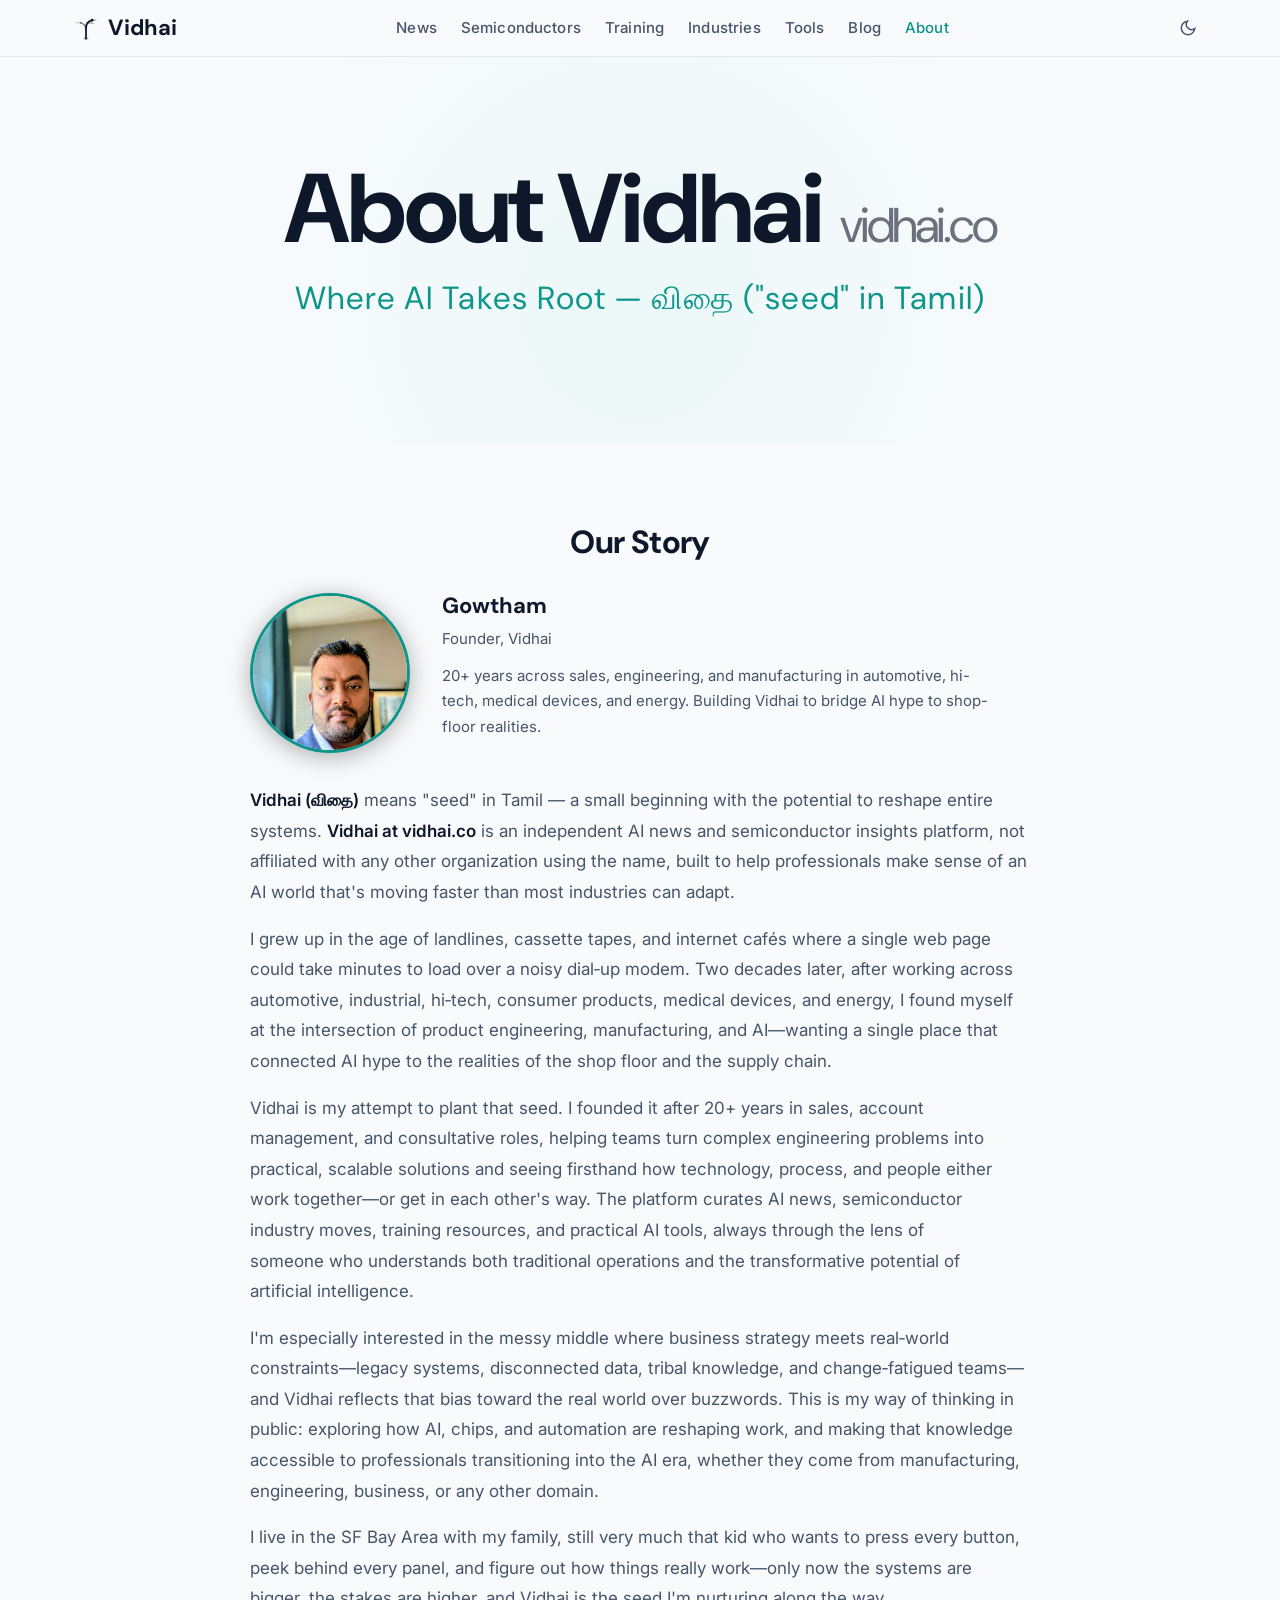
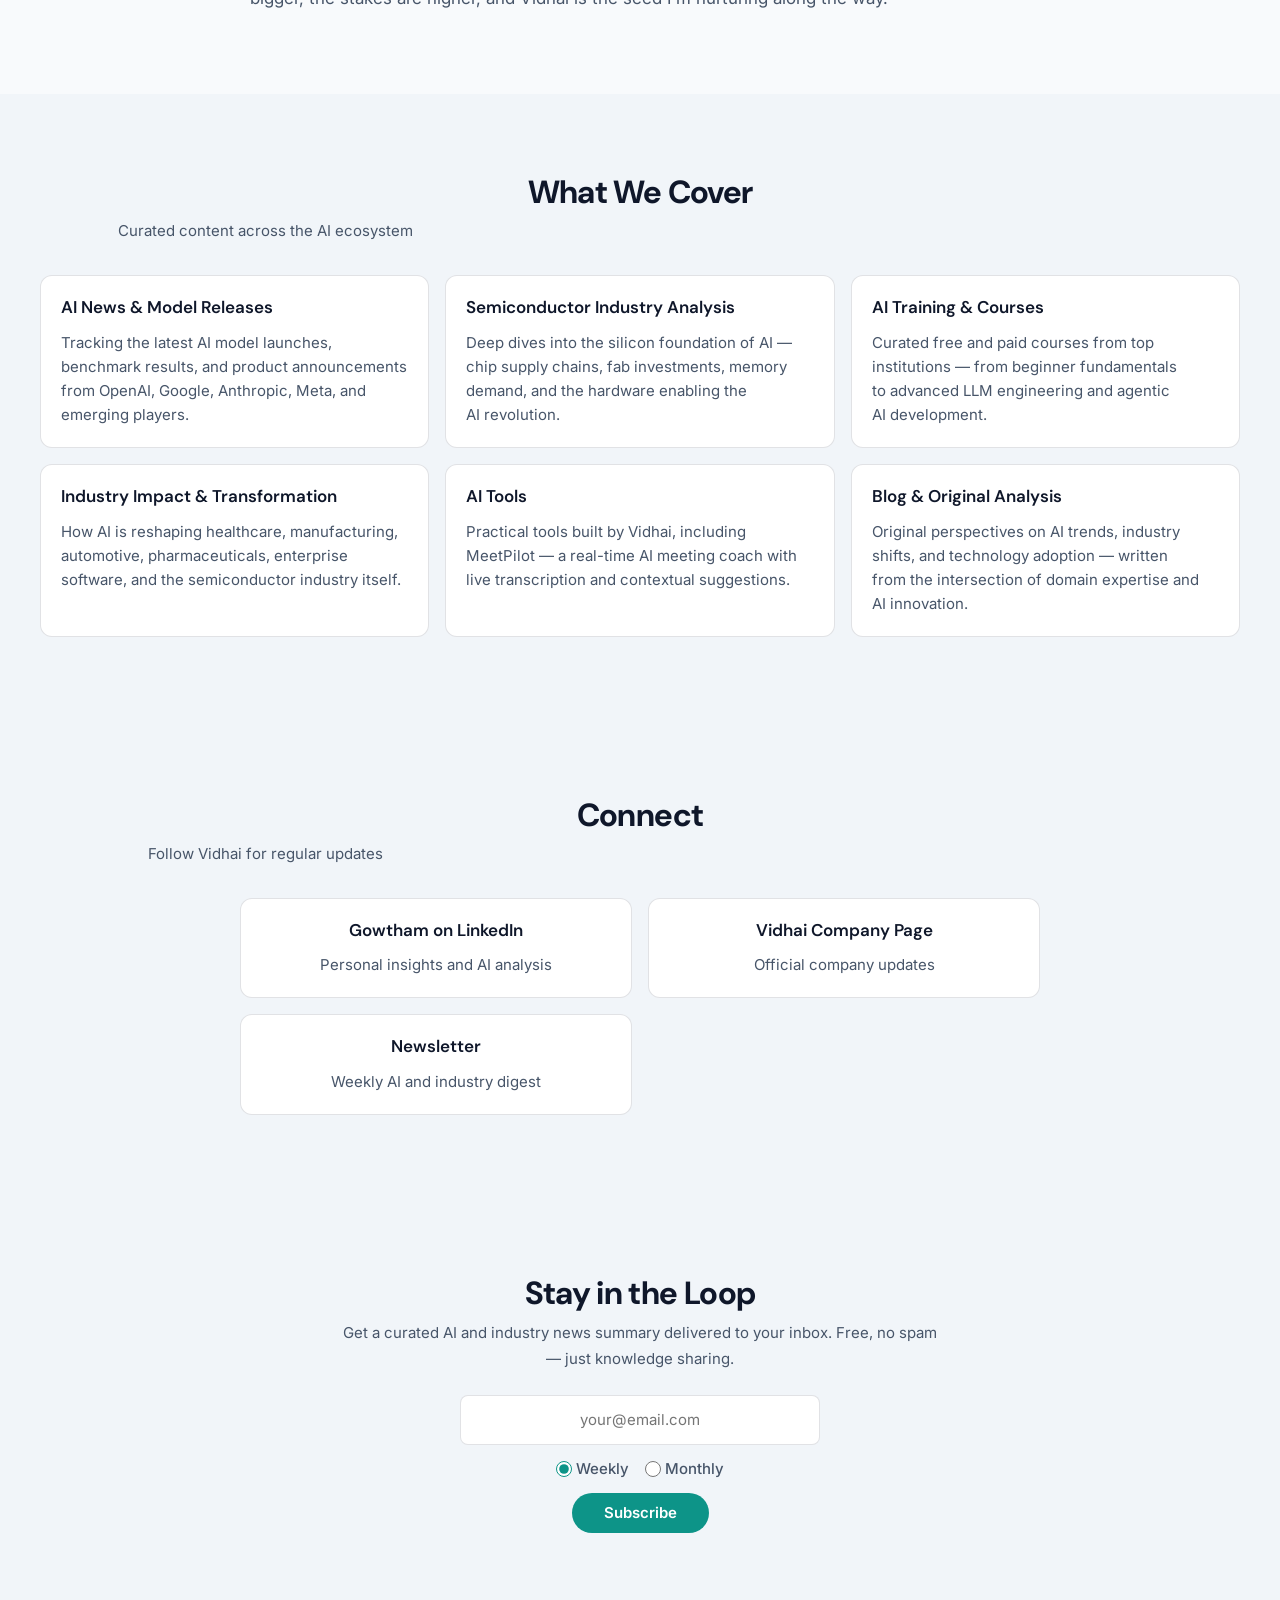
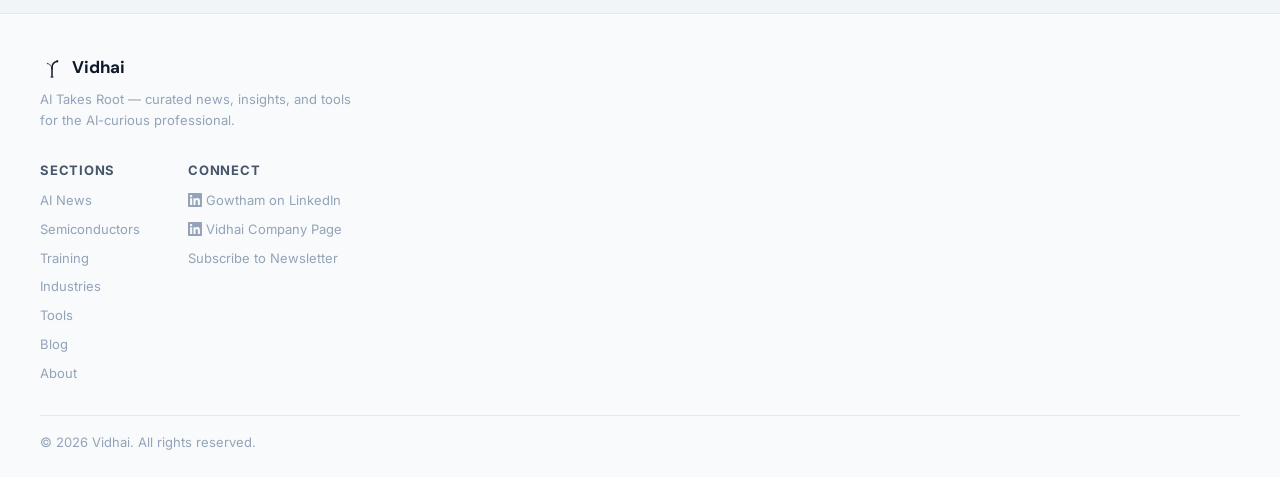
<file: about.html>
<!DOCTYPE html>
<html lang="en">
<script>document.documentElement.setAttribute('data-theme',window.matchMedia&&window.matchMedia('(prefers-color-scheme:dark)').matches?'dark':'light')</script>
<head>
<!-- Google tag (gtag.js) -->
<script async src="https://www.googletagmanager.com/gtag/js?id=G-3C3R0KZ13K"></script>
<script>
  window.dataLayer = window.dataLayer || [];
  function gtag(){dataLayer.push(arguments);}
  gtag('js', new Date());
  gtag('config', 'G-3C3R0KZ13K');
</script>

<meta charset="UTF-8">
<meta name="viewport" content="width=device-width, initial-scale=1.0">
<title>About Vidhai (vidhai.co) — AI News, Semiconductor Insights & Tools</title>
<meta name="description" content="Vidhai (விதை) means 'seed' in Tamil. An independent AI news and semiconductor insights platform founded by Gowtham after 20+ years in sales, engineering, and manufacturing — bridging AI hype to shop-floor realities.">
<link rel="canonical" href="https://www.vidhai.co/about.html">
<meta name="keywords" content="Vidhai, vidhai.co, AI news platform, semiconductor insights, AI tools, AI blog, Gowtham, manufacturing AI, chip industry news">

<!-- Open Graph -->
<meta property="og:title" content="About Vidhai (vidhai.co) — AI News, Semiconductor Insights & Tools">
<meta property="og:description" content="Vidhai (vidhai.co) is an AI news and semiconductor insights platform. Curated AI model releases, chip industry analysis, and practical AI tools by Gowtham.">
<meta property="og:type" content="website">
<meta property="og:url" content="https://www.vidhai.co/about.html">
<meta property="og:site_name" content="Vidhai — AI Takes Root">

<!-- Twitter -->
<meta name="twitter:card" content="summary_large_image">
<meta name="twitter:title" content="About Vidhai (vidhai.co) — AI News & Semiconductor Insights">
<meta name="twitter:description" content="Vidhai (vidhai.co) curates AI news, semiconductor insights, training resources, and practical AI tools. Founded by Gowtham.">

<!-- Preconnect -->
<link rel="preconnect" href="https://fonts.googleapis.com">
<link rel="preconnect" href="https://fonts.gstatic.com" crossorigin>

<!-- Styles -->
<link rel="stylesheet" href="./base.css">
<link rel="stylesheet" href="./style.css">

<!-- JSON-LD -->
<script type="application/ld+json">
{
  "@context": "https://schema.org",
  "@type": "AboutPage",
  "name": "About Vidhai — AI News & Semiconductor Insights Platform",
  "url": "https://vidhai.co/about.html",
  "description": "Vidhai (vidhai.co) is an AI news and semiconductor insights platform curating model releases, chip industry analysis, training resources, and practical AI tools.",
  "mainEntity": {
    "@type": "Organization",
    "name": "Vidhai",
    "alternateName": "Vidhai — AI Takes Root",
    "url": "https://vidhai.co",
    "sameAs": [
      "https://linkedin.com/company/vidh-ai",
      "https://www.linkedin.com/in/gowthamanrajusujatha/"
    ],
    "description": "Vidhai (vidhai.co) is an AI news, semiconductor insights, and technology platform. Not affiliated with Vidhai Foundation, Vidhai Trust, or any other organization using the name Vidhai.",
    "foundingDate": "2026",
    "founder": {
      "@type": "Person",
      "name": "Gowtham",
      "jobTitle": "Founder",
      "url": "https://www.linkedin.com/in/gowthamanrajusujatha/"
    },
    "knowsAbout": ["Artificial Intelligence", "Semiconductor Industry", "AI News", "Machine Learning", "Manufacturing Technology"]
  }
}
</script>
</head>
<body>

<!-- Skip to content -->
<a href="#main" class="sr-only" style="position:absolute;left:-9999px;top:auto;width:1px;height:1px;overflow:hidden;" onfocus="this.style.position='static';this.style.width='auto';this.style.height='auto';">Skip to main content</a>

<!-- ========================================
     NAVIGATION
     ======================================== -->
<nav class="nav" role="navigation" aria-label="Main navigation">
  <div class="nav__inner">
    <a href="./index.html" class="nav__logo" aria-label="Vidhai — Home">
      <svg viewBox="0 0 32 32" fill="none" xmlns="http://www.w3.org/2000/svg" aria-hidden="true">
        <path d="M16 28V16" stroke="currentColor" stroke-width="2" stroke-linecap="round"/>
        <path d="M16 16c0-5 3-8 7-9" stroke="currentColor" stroke-width="2" stroke-linecap="round"/>
        <path d="M16 18c0-4-3-7-6-8" stroke="currentColor" stroke-width="1.5" stroke-linecap="round" opacity="0.6"/>
        <ellipse cx="16" cy="28" rx="3" ry="1.5" fill="currentColor" opacity="0.3"/>
        <circle cx="23" cy="7" r="1.5" fill="currentColor"/>
        <circle cx="10" cy="10" r="1" fill="currentColor" opacity="0.5"/>
        <path d="M23 7h4" stroke="currentColor" stroke-width="1.5" stroke-linecap="round" opacity="0.4"/>
        <path d="M10 10H5" stroke="currentColor" stroke-width="1" stroke-linecap="round" opacity="0.3"/>
        <path d="M19 11c2-1.5 4-1 5 0" stroke="currentColor" stroke-width="1.2" stroke-linecap="round" opacity="0.5"/>
      </svg>
      <span>Vidhai</span>
    </a>

    <ul class="nav__links" role="list">
      <li><a href="./index.html#news">News</a></li>
      <li><a href="./index.html#semiconductors">Semiconductors</a></li>
      <li><a href="./index.html#training">Training</a></li>
      <li><a href="./index.html#industries">Industries</a></li>
      <li><a href="./index.html#tools">Tools</a></li>
      <li><a href="./blog.html">Blog</a></li>
      <li><a href="./about.html" class="nav__link--active">About</a></li>
    </ul>

    <div class="nav__actions">
      <button class="theme-toggle" data-theme-toggle aria-label="Switch to light mode">
        <svg width="18" height="18" viewBox="0 0 24 24" fill="none" stroke="currentColor" stroke-width="2"><circle cx="12" cy="12" r="5"/><path d="M12 1v2M12 21v2M4.22 4.22l1.42 1.42M18.36 18.36l1.42 1.42M1 12h2M21 12h2M4.22 19.78l1.42-1.42M18.36 5.64l1.42-1.42"/></svg>
      </button>
      <button class="nav__toggle" aria-label="Open menu" aria-expanded="false" data-menu-toggle>
        <svg width="22" height="22" viewBox="0 0 24 24" fill="none" stroke="currentColor" stroke-width="2" stroke-linecap="round"><line x1="3" y1="6" x2="21" y2="6"/><line x1="3" y1="12" x2="21" y2="12"/><line x1="3" y1="18" x2="21" y2="18"/></svg>
      </button>
    </div>
  </div>
</nav>

<!-- Mobile menu -->
<div class="mobile-menu" id="mobile-menu" aria-hidden="true">
  <a href="./index.html#news" data-mobile-link>News</a>
  <a href="./index.html#semiconductors" data-mobile-link>Semiconductors</a>
  <a href="./index.html#training" data-mobile-link>Training</a>
  <a href="./index.html#industries" data-mobile-link>Industries</a>
  <a href="./index.html#tools" data-mobile-link>Tools</a>
  <a href="./blog.html" data-mobile-link>Blog</a>
  <a href="./about.html" data-mobile-link>About</a>
</div>

<!-- ========================================
     MAIN
     ======================================== -->
<main id="main">

  <!-- HERO -->
  <section class="hero">
    <h1 class="hero__title reveal">About Vidhai <small style="font-size:0.5em;opacity:0.6;font-weight:400;">vidhai.co</small></h1>
    <p class="hero__tagline reveal">Where AI Takes Root — விதை ("seed" in Tamil)</p>
  </section>

  <!-- STORY SECTION -->
  <section class="section">
    <div class="section__header reveal" style="text-align:center;">
      <h2 class="section__title">Our Story</h2>
    </div>
    <div class="about-founder reveal" style="display:flex;align-items:flex-start;gap:var(--space-8);margin-bottom:var(--space-8);max-width:780px;margin-left:auto;margin-right:auto;">
      <img src="./gowtham.jpg" alt="Gowtham — Founder of Vidhai" style="width:160px;height:160px;border-radius:50%;object-fit:cover;object-position:center top;flex-shrink:0;border:3px solid var(--color-primary);box-shadow:0 4px 24px rgba(0,0,0,0.3);">
      <div>
        <h3 style="font-family:var(--font-display);font-size:var(--text-lg);font-weight:700;color:var(--color-text);margin:0 0 var(--space-2) 0;">Gowtham</h3>
        <p style="font-size:var(--text-sm);color:var(--color-text-muted);margin:0 0 var(--space-3) 0;">Founder, Vidhai</p>
        <p style="font-size:var(--text-sm);color:var(--color-text-muted);line-height:1.7;margin:0;">20+ years across sales, engineering, and manufacturing in automotive, hi-tech, medical devices, and energy. Building Vidhai to bridge AI hype to shop-floor realities.</p>
      </div>
    </div>
    <div class="about-prose reveal">
      <p>
        <strong>Vidhai (விதை)</strong> means "seed" in Tamil — a small beginning with the potential to reshape entire systems. <strong>Vidhai at <a href="https://vidhai.co" style="color:var(--color-accent);">vidhai.co</a></strong> is an independent AI news and semiconductor insights platform, not affiliated with any other organization using the name, built to help professionals make sense of an AI world that's moving faster than most industries can adapt.
      </p>
      <p>
        I grew up in the age of landlines, cassette tapes, and internet caf&eacute;s where a single web page could take minutes to load over a noisy dial&#8209;up modem. Two decades later, after working across automotive, industrial, hi&#8209;tech, consumer products, medical devices, and energy, I found myself at the intersection of product engineering, manufacturing, and AI&mdash;wanting a single place that connected AI hype to the realities of the shop floor and the supply chain.
      </p>
      <p>
        Vidhai is my attempt to plant that seed. I founded it after 20+ years in sales, account management, and consultative roles, helping teams turn complex engineering problems into practical, scalable solutions and seeing firsthand how technology, process, and people either work together&mdash;or get in each other's way. The platform curates AI news, semiconductor industry moves, training resources, and practical AI tools, always through the lens of someone who understands both traditional operations and the transformative potential of artificial intelligence.
      </p>
      <p>
        I'm especially interested in the messy middle where business strategy meets real&#8209;world constraints&mdash;legacy systems, disconnected data, tribal knowledge, and change&#8209;fatigued teams&mdash;and Vidhai reflects that bias toward the real world over buzzwords. This is my way of thinking in public: exploring how AI, chips, and automation are reshaping work, and making that knowledge accessible to professionals transitioning into the AI era, whether they come from manufacturing, engineering, business, or any other domain.
      </p>
      <p>
        I live in the SF Bay Area with my family, still very much that kid who wants to press every button, peek behind every panel, and figure out how things really work&mdash;only now the systems are bigger, the stakes are higher, and Vidhai is the seed I'm nurturing along the way.
      </p>
    </div>
  </section>

  <!-- WHAT WE COVER -->
  <section class="section section--alt">
    <div class="section__header reveal" style="text-align:center;">
      <h2 class="section__title">What We Cover</h2>
      <p class="section__subtitle">Curated content across the AI ecosystem</p>
    </div>
    <div class="card-grid card-grid--3 stagger">
      <article class="card">
        <h3 class="card__title">AI News & Model Releases</h3>
        <p class="card__summary">Tracking the latest AI model launches, benchmark results, and product announcements from OpenAI, Google, Anthropic, Meta, and emerging players.</p>
      </article>
      <article class="card">
        <h3 class="card__title">Semiconductor Industry Analysis</h3>
        <p class="card__summary">Deep dives into the silicon foundation of AI — chip supply chains, fab investments, memory demand, and the hardware enabling the AI revolution.</p>
      </article>
      <article class="card">
        <h3 class="card__title">AI Training & Courses</h3>
        <p class="card__summary">Curated free and paid courses from top institutions — from beginner fundamentals to advanced LLM engineering and agentic AI development.</p>
      </article>
      <article class="card">
        <h3 class="card__title">Industry Impact & Transformation</h3>
        <p class="card__summary">How AI is reshaping healthcare, manufacturing, automotive, pharmaceuticals, enterprise software, and the semiconductor industry itself.</p>
      </article>
      <article class="card">
        <h3 class="card__title">AI Tools</h3>
        <p class="card__summary">Practical tools built by Vidhai, including MeetPilot — a real-time AI meeting coach with live transcription and contextual suggestions.</p>
      </article>
      <article class="card">
        <h3 class="card__title">Blog & Original Analysis</h3>
        <p class="card__summary">Original perspectives on AI trends, industry shifts, and technology adoption — written from the intersection of domain expertise and AI innovation.</p>
      </article>
    </div>
  </section>

  <!-- CONNECT SECTION -->
  <section class="section section--alt">
    <div class="section__header reveal" style="text-align:center;">
      <h2 class="section__title">Connect</h2>
      <p class="section__subtitle">Follow Vidhai for regular updates</p>
    </div>
    <div class="card-grid card-grid--3 stagger" style="max-width:800px;margin:0 auto;">
      <article class="card" style="text-align:center;">
        <h3 class="card__title">
          <a href="https://www.linkedin.com/in/gowthamanrajusujatha/" target="_blank" rel="noopener noreferrer" style="color:inherit;text-decoration:none;">
            Gowtham on LinkedIn
          </a>
        </h3>
        <p class="card__summary">Personal insights and AI analysis</p>
      </article>
      <article class="card" style="text-align:center;">
        <h3 class="card__title">
          <a href="https://linkedin.com/company/vidh-ai" target="_blank" rel="noopener noreferrer" style="color:inherit;text-decoration:none;">
            Vidhai Company Page
          </a>
        </h3>
        <p class="card__summary">Official company updates</p>
      </article>
      <article class="card" style="text-align:center;">
        <h3 class="card__title">
          <a href="./index.html#newsletter" style="color:inherit;text-decoration:none;">
            Newsletter
          </a>
        </h3>
        <p class="card__summary">Weekly AI and industry digest</p>
      </article>
    </div>
  </section>

</main>

<!-- NEWSLETTER SUBSCRIPTION -->
<section class="newsletter" id="newsletter">
  <div class="newsletter__inner">
    <div class="newsletter__content">
      <h2 class="newsletter__title">Stay in the Loop</h2>
      <p class="newsletter__desc">Get a curated AI and industry news summary delivered to your inbox. Free, no spam — just knowledge sharing.</p>
    </div>
    <form class="newsletter__form" id="newsletter-form">
      <input type="email" class="newsletter__input" id="newsletter-email" placeholder="your@email.com" required aria-label="Email address">
      <div class="newsletter__freq">
        <label class="newsletter__radio">
          <input type="radio" name="frequency" value="weekly" checked>
          <span>Weekly</span>
        </label>
        <label class="newsletter__radio">
          <input type="radio" name="frequency" value="monthly">
          <span>Monthly</span>
        </label>
      </div>
      <button type="submit" class="newsletter__btn">Subscribe</button>
    </form>
    <p class="newsletter__success" id="newsletter-success" style="display:none">Thanks for subscribing. You'll hear from us soon.</p>
  </div>
</section>

<!-- FOOTER -->
<footer class="footer">
  <div class="footer__inner">
    <div class="footer__brand">
      <a href="./index.html" class="footer__logo" aria-label="Vidhai">
        <svg viewBox="0 0 32 32" fill="none" xmlns="http://www.w3.org/2000/svg" aria-hidden="true" width="24" height="24">
          <path d="M16 28V16" stroke="currentColor" stroke-width="2" stroke-linecap="round"/>
          <path d="M16 16c0-5 3-8 7-9" stroke="currentColor" stroke-width="2" stroke-linecap="round"/>
          <path d="M16 18c0-4-3-7-6-8" stroke="currentColor" stroke-width="1.5" stroke-linecap="round" opacity="0.6"/>
          <ellipse cx="16" cy="28" rx="3" ry="1.5" fill="currentColor" opacity="0.3"/>
          <circle cx="23" cy="7" r="1.5" fill="currentColor"/>
          <circle cx="10" cy="10" r="1" fill="currentColor" opacity="0.5"/>
        </svg>
        <span>Vidhai</span>
      </a>
      <p class="footer__tagline">AI Takes Root — curated news, insights, and tools for the AI-curious professional.</p>
    </div>
    <div class="footer__columns">
      <div class="footer__col">
        <h4 class="footer__col-title">Sections</h4>
        <a href="./index.html#news">AI News</a>
        <a href="./index.html#semiconductors">Semiconductors</a>
        <a href="./index.html#training">Training</a>
        <a href="./index.html#industries">Industries</a>
        <a href="./index.html#tools">Tools</a>
        <a href="./blog.html">Blog</a>
        <a href="./about.html">About</a>
      </div>
      <div class="footer__col">
        <h4 class="footer__col-title">Connect</h4>
        <a href="https://www.linkedin.com/in/gowthamanrajusujatha/" target="_blank" rel="noopener noreferrer">
          <svg viewBox="0 0 24 24" fill="currentColor" width="14" height="14"><path d="M20.447 20.452h-3.554v-5.569c0-1.328-.027-3.037-1.852-3.037-1.853 0-2.136 1.445-2.136 2.939v5.667H9.351V9h3.414v1.561h.046c.477-.9 1.637-1.85 3.37-1.85 3.601 0 4.267 2.37 4.267 5.455v6.286zM5.337 7.433c-1.144 0-2.063-.926-2.063-2.065 0-1.138.92-2.063 2.063-2.063 1.14 0 2.064.925 2.064 2.063 0 1.139-.925 2.065-2.064 2.065zm1.782 13.019H3.555V9h3.564v11.452zM22.225 0H1.771C.792 0 0 .774 0 1.729v20.542C0 23.227.792 24 1.771 24h20.451C23.2 24 24 23.227 24 22.271V1.729C24 .774 23.2 0 22.222 0h.003z"/></svg>
          Gowtham on LinkedIn
        </a>
        <a href="https://linkedin.com/company/vidh-ai" target="_blank" rel="noopener noreferrer">
          <svg viewBox="0 0 24 24" fill="currentColor" width="14" height="14"><path d="M20.447 20.452h-3.554v-5.569c0-1.328-.027-3.037-1.852-3.037-1.853 0-2.136 1.445-2.136 2.939v5.667H9.351V9h3.414v1.561h.046c.477-.9 1.637-1.85 3.37-1.85 3.601 0 4.267 2.37 4.267 5.455v6.286zM5.337 7.433c-1.144 0-2.063-.926-2.063-2.065 0-1.138.92-2.063 2.063-2.063 1.14 0 2.064.925 2.064 2.063 0 1.139-.925 2.065-2.064 2.065zm1.782 13.019H3.555V9h3.564v11.452zM22.225 0H1.771C.792 0 0 .774 0 1.729v20.542C0 23.227.792 24 1.771 24h20.451C23.2 24 24 23.227 24 22.271V1.729C24 .774 23.2 0 22.222 0h.003z"/></svg>
          Vidhai Company Page
        </a>
        <a href="#newsletter">Subscribe to Newsletter</a>
      </div>
    </div>
    <div class="footer__bottom">
      <p class="footer__copy">&copy; 2026 Vidhai. All rights reserved.</p>
    </div>
  </div>
</footer>

<noscript><style>.reveal,.stagger,.stagger>*{opacity:1!important;}</style></noscript>
<script>
// Theme Toggle (standalone for about page)
(function() {
  'use strict';
  var toggle = document.querySelector('[data-theme-toggle]');
  var root = document.documentElement;
  var prefersDark = window.matchMedia && window.matchMedia('(prefers-color-scheme: dark)').matches;
  var theme = prefersDark ? 'dark' : 'light';
  root.setAttribute('data-theme', theme);

  function updateToggleIcon() {
    if (!toggle) return;
    toggle.setAttribute('aria-label', 'Switch to ' + (theme === 'dark' ? 'light' : 'dark') + ' mode');
    toggle.innerHTML = theme === 'dark'
      ? '<svg width="18" height="18" viewBox="0 0 24 24" fill="none" stroke="currentColor" stroke-width="2"><circle cx="12" cy="12" r="5"/><path d="M12 1v2M12 21v2M4.22 4.22l1.42 1.42M18.36 18.36l1.42 1.42M1 12h2M21 12h2M4.22 19.78l1.42-1.42M18.36 5.64l1.42-1.42"/></svg>'
      : '<svg width="18" height="18" viewBox="0 0 24 24" fill="none" stroke="currentColor" stroke-width="2"><path d="M21 12.79A9 9 0 1 1 11.21 3 7 7 0 0 0 21 12.79z"/></svg>';
  }
  updateToggleIcon();
  if (toggle) {
    toggle.addEventListener('click', function() {
      theme = theme === 'dark' ? 'light' : 'dark';
      root.setAttribute('data-theme', theme);
      updateToggleIcon();
    });
  }

  // Mobile Menu
  var menuToggle = document.querySelector('[data-menu-toggle]');
  var mobileMenu = document.getElementById('mobile-menu');
  var mobileLinks = document.querySelectorAll('[data-mobile-link]');

  function closeMobileMenu() {
    if (!mobileMenu || !menuToggle) return;
    mobileMenu.classList.remove('is-open');
    mobileMenu.setAttribute('aria-hidden', 'true');
    menuToggle.setAttribute('aria-expanded', 'false');
    document.body.style.overflow = '';
    menuToggle.innerHTML = '<svg width="22" height="22" viewBox="0 0 24 24" fill="none" stroke="currentColor" stroke-width="2" stroke-linecap="round"><line x1="3" y1="6" x2="21" y2="6"/><line x1="3" y1="12" x2="21" y2="12"/><line x1="3" y1="18" x2="21" y2="18"/></svg>';
  }

  if (menuToggle && mobileMenu) {
    menuToggle.addEventListener('click', function() {
      var isOpen = mobileMenu.classList.contains('is-open');
      if (isOpen) {
        closeMobileMenu();
      } else {
        mobileMenu.classList.add('is-open');
        mobileMenu.setAttribute('aria-hidden', 'false');
        menuToggle.setAttribute('aria-expanded', 'true');
        document.body.style.overflow = 'hidden';
        menuToggle.innerHTML = '<svg width="22" height="22" viewBox="0 0 24 24" fill="none" stroke="currentColor" stroke-width="2" stroke-linecap="round"><line x1="18" y1="6" x2="6" y2="18"/><line x1="6" y1="6" x2="18" y2="18"/></svg>';
      }
    });
    mobileLinks.forEach(function(link) {
      link.addEventListener('click', closeMobileMenu);
    });
  }

  // Nav scroll effect
  var nav = document.querySelector('.nav');
  if (nav) {
    window.addEventListener('scroll', function() {
      if (window.scrollY > 20) {
        nav.classList.add('nav--scrolled');
      } else {
        nav.classList.remove('nav--scrolled');
      }
    }, { passive: true });
  }

  // Scroll Reveal
  var reveals = document.querySelectorAll('.reveal, .stagger');
  function checkReveal() {
    reveals.forEach(function(el) {
      var rect = el.getBoundingClientRect();
      if (rect.top < window.innerHeight * 0.88) {
        el.classList.add('is-visible');
      }
    });
  }
  window.addEventListener('scroll', checkReveal, { passive: true });
  window.addEventListener('resize', checkReveal, { passive: true });
  checkReveal();
  setTimeout(checkReveal, 100);
  setTimeout(checkReveal, 500);

  // Newsletter Form
  var newsletterForm = document.getElementById('newsletter-form');
  if (newsletterForm) {
    newsletterForm.addEventListener('submit', function(e) {
      e.preventDefault();
      var emailInput = document.getElementById('newsletter-email');
      var email = emailInput.value.trim();
      if (!email) return;

      var freq = newsletterForm.querySelector('input[name="frequency"]:checked');
      var frequency = freq ? freq.value : 'weekly';

      var btn = newsletterForm.querySelector('.newsletter__btn');
      var successEl = document.getElementById('newsletter-success');

      if (btn) { btn.disabled = true; btn.textContent = 'Subscribing...'; }
      if (successEl) successEl.style.display = 'none';

      fetch('/api/subscribers', {
        method: 'POST',
        headers: { 'Content-Type': 'application/json' },
        body: JSON.stringify({ email: email, frequency: frequency })
      })
      .then(function(response) { return response.json(); })
      .then(function(data) {
        if (data.error) {
          if (btn) { btn.disabled = false; btn.textContent = 'Subscribe'; }
          return;
        }
        newsletterForm.style.display = 'none';
        if (successEl) {
          successEl.textContent = data.message || 'Thanks for subscribing! Check your inbox for a welcome message.';
          successEl.style.display = 'block';
        }
      })
      .catch(function() {
        if (btn) { btn.disabled = false; btn.textContent = 'Subscribe'; }
      });
    });
  }
})();
</script>
</body>
</html>
</file>
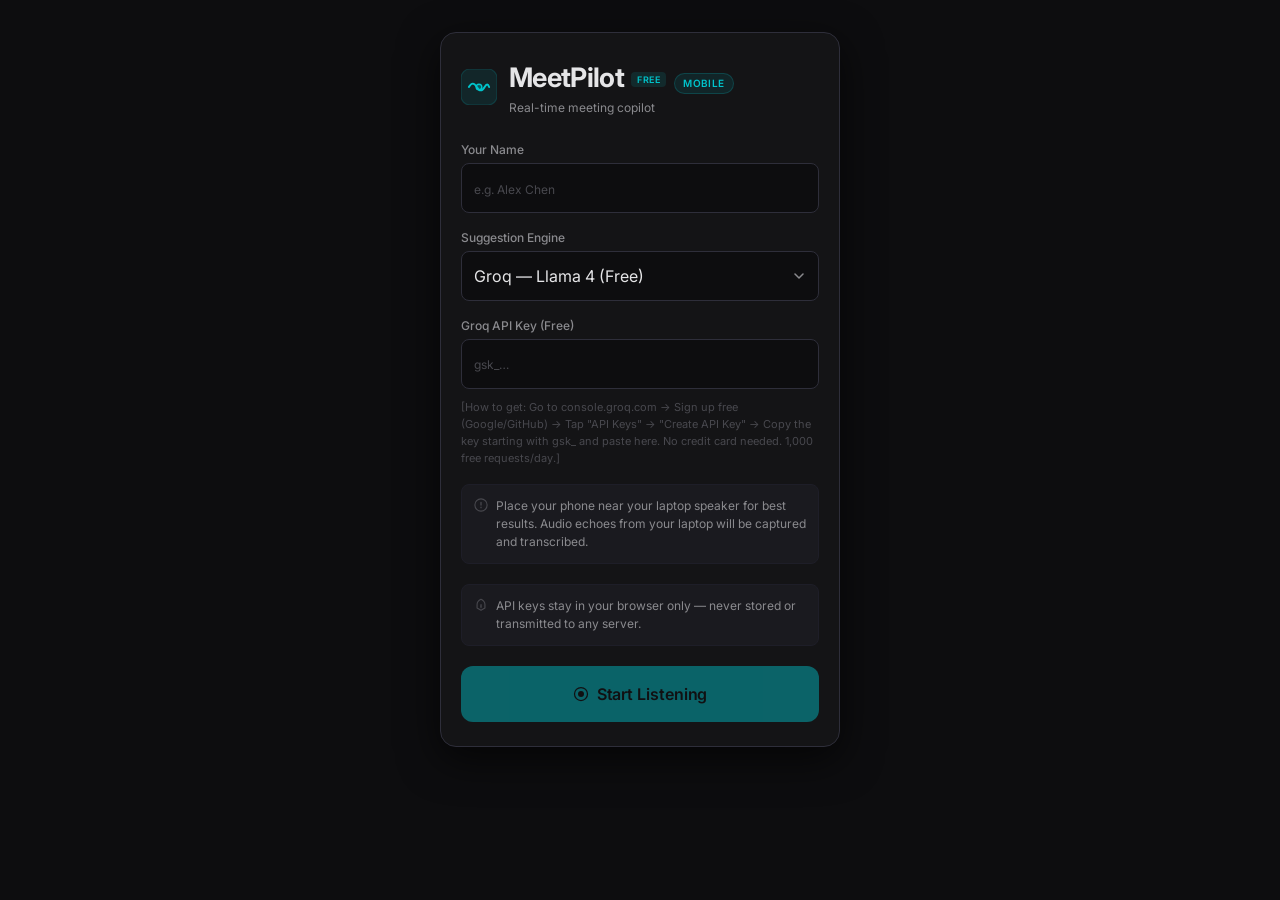
<file: meetpilot-free-mobile.html>
<!DOCTYPE html><html lang="en" data-theme="dark">
<head><meta charset="UTF-8"><meta name="viewport" content="width=device-width, initial-scale=1, maximum-scale=1, user-scalable=no, viewport-fit=cover"><title>MeetPilot Free Mobile — Real-time Meeting Copilot</title><meta name="description" content="AI-powered real-time meeting copilot for iPhone. Live transcription and contextual suggestions during customer calls."><meta name="apple-mobile-web-app-capable" content="yes"><meta name="apple-mobile-web-app-status-bar-style" content="black-translucent"><meta name="apple-mobile-web-app-title" content="MeetPilot Free"><meta name="mobile-web-app-capable" content="yes"><meta name="theme-color" content="#0D0D0F"><link rel="apple-touch-icon" href="data:image/svg+xml,<svg xmlns='http://www.w3.org/2000/svg' viewBox='0 0 180 180'><rect width='180' height='180' rx='40' fill='%230D0D0F'/><path d='M30 90Q55 50 80 90Q105 130 130 90Q145 65 150 90' stroke='%2300C4CC' stroke-width='8' fill='none' stroke-linecap='round'/><circle cx='90' cy='90' r='12' fill='rgba(0,196,204,0.3)' stroke='%2300C4CC' stroke-width='5'/></svg>"><link rel="preconnect" href="https://fonts.googleapis.com"><link rel="preconnect" href="https://fonts.gstatic.com" crossorigin><link href="https://fonts.googleapis.com/css2?family=Inter:wght@300;400;500;600;700&display=swap" rel="stylesheet">
<style>:root{--text-xs:clamp(0.6875rem,0.65rem + 0.2vw,0.75rem);--text-sm:clamp(0.8125rem,0.75rem + 0.3vw,0.9375rem);--text-base:clamp(0.875rem,0.8rem + 0.35vw,1rem);--text-lg:clamp(1rem,0.9rem + 0.5vw,1.25rem);--text-xl:clamp(1.25rem,1rem + 0.85vw,1.75rem);--space-1:0.25rem;--space-2:0.5rem;--space-3:0.75rem;--space-4:1rem;--space-5:1.25rem;--space-6:1.5rem;--space-8:2rem;--space-10:2.5rem;--space-12:3rem;--space-16:4rem;--color-bg:#0D0D0F;--color-surface:#141416;--color-surface-2:#1A1A1F;--color-surface-3:#1F1F25;--color-surface-offset:#22222A;--color-divider:#252530;--color-border:#2E2E3A;--color-border-subtle:#1E1E28;--color-text:#E5E5E7;--color-text-muted:#8A8A8E;--color-text-faint:#48484E;--color-text-inverse:#0D0D0F;--color-primary:#00C4CC;--color-primary-hover:#00A8AF;--color-primary-active:#008D94;--color-primary-dim:rgba(0,196,204,0.1);--color-primary-glow:rgba(0,196,204,0.35);--color-success:#22C55E;--color-success-dim:rgba(34,197,94,0.12);--color-warning:#F59E0B;--color-warning-dim:rgba(245,158,11,0.12);--color-error:#EF4444;--color-error-dim:rgba(239,68,68,0.12);--color-blue:#3B82F6;--color-blue-dim:rgba(59,130,246,0.14);--color-purple:#A855F7;--color-purple-dim:rgba(168,85,247,0.14);--color-orange:#F97316;--color-orange-dim:rgba(249,115,22,0.14);--color-green:#22C55E;--color-green-dim:rgba(34,197,94,0.14);--color-cyan:#06B6D4;--color-cyan-dim:rgba(6,182,212,0.14);--radius-sm:0.25rem;--radius-md:0.5rem;--radius-lg:0.75rem;--radius-xl:1rem;--radius-full:9999px;--ease-out:cubic-bezier(0.16,1,0.3,1);--ease-in:cubic-bezier(0.4,0,1,1);--transition:180ms cubic-bezier(0.16,1,0.3,1);--shadow-sm:0 1px 3px rgba(0,0,0,0.45);--shadow-md:0 4px 16px rgba(0,0,0,0.55);--shadow-lg:0 12px 40px rgba(0,0,0,0.65);--font-body:'Inter',system-ui,-apple-system,sans-serif;--font-mono:ui-monospace,'SF Mono','JetBrains Mono',monospace;--sat:env(safe-area-inset-top,0px);--sab:env(safe-area-inset-bottom,0px);--sal:env(safe-area-inset-left,0px);--sar:env(safe-area-inset-right,0px)}*,*::before,*::after{box-sizing:border-box;margin:0;padding:0}html{-webkit-font-smoothing:antialiased;-moz-osx-font-smoothing:grayscale;text-rendering:optimizeLegibility}body{height:100dvh;overflow:hidden;font-family:var(--font-body);font-size:var(--text-sm);color:var(--color-text);background:var(--color-bg);line-height:1.5;-webkit-text-size-adjust:100%;-webkit-tap-highlight-color:transparent;overscroll-behavior:none}img,svg{display:block}input,button,textarea,select{font:inherit;color:inherit}button{cursor:pointer;background:none;border:none;padding:0}:focus-visible{outline:2px solid var(--color-primary);outline-offset:2px;border-radius:var(--radius-sm)}@media (prefers-reduced-motion:reduce){*,*::before,*::after{animation-duration:0.01ms !important;transition-duration:0.01ms !important}}::-webkit-scrollbar{width:3px}::-webkit-scrollbar-track{background:transparent}::-webkit-scrollbar-thumb{background:var(--color-border);border-radius:var(--radius-full)}.screen{position:absolute;inset:0;display:flex;flex-direction:column;opacity:0;pointer-events:none;transition:opacity 300ms var(--ease-out)}.screen.active{opacity:1;pointer-events:all}#screen-setup{align-items:center;justify-content:flex-start;background:var(--color-bg);padding:var(--space-6) var(--space-4);padding-top:calc(var(--sat) + var(--space-8));padding-bottom:calc(var(--sab) + var(--space-6));overflow-y:auto;-webkit-overflow-scrolling:touch}.setup-panel{width:100%;max-width:400px;background:var(--color-surface);border:1px solid var(--color-border);border-radius:var(--radius-xl);padding:var(--space-6) var(--space-5);box-shadow:var(--shadow-lg)}.setup-logo{display:flex;align-items:center;gap:var(--space-3);margin-bottom:var(--space-6)}.setup-logo-text{font-size:var(--text-xl);font-weight:700;letter-spacing:-0.025em;color:var(--color-text)}.setup-mobile-badge{display:inline-flex;align-items:center;padding:2px 8px;background:var(--color-primary-dim);border:1px solid rgba(0,196,204,0.2);border-radius:var(--radius-full);font-size:10px;font-weight:600;color:var(--color-primary);letter-spacing:0.04em;text-transform:uppercase;margin-left:var(--space-2)}.setup-tagline{font-size:var(--text-xs);color:var(--color-text-muted);margin-top:2px;font-weight:400}.setup-field{display:flex;flex-direction:column;gap:var(--space-1);margin-bottom:var(--space-4)}.setup-label{font-size:var(--text-xs);font-weight:500;color:var(--color-text-muted)}.setup-input{background:var(--color-bg);border:1px solid var(--color-border);border-radius:var(--radius-md);padding:var(--space-3);font-size:16px;color:var(--color-text);width:100%;transition:border-color var(--transition),box-shadow var(--transition);outline:none;font-family:var(--font-mono);letter-spacing:0.02em;min-height:48px;-webkit-appearance:none}.setup-input:focus{border-color:var(--color-primary);box-shadow:0 0 0 3px var(--color-primary-dim)}.setup-input::placeholder{color:var(--color-text-faint);font-family:var(--font-body);font-size:var(--text-xs);letter-spacing:normal}.setup-select{font-family:var(--font-body);letter-spacing:normal;appearance:none;-webkit-appearance:none;background-image:url("data:image/svg+xml,%3Csvg xmlns='http://www.w3.org/2000/svg' width='10' height='6' fill='none'%3E%3Cpath d='M1 1l4 4 4-4' stroke='%238A8A8E' stroke-width='1.5' stroke-linecap='round' stroke-linejoin='round'/%3E%3C/svg%3E");background-repeat:no-repeat;background-position:right 14px center;padding-right:36px}.setup-select option{background:var(--color-surface);color:var(--color-text)}.setup-note{display:flex;align-items:flex-start;gap:var(--space-2);background:var(--color-surface-2);border:1px solid var(--color-border-subtle);border-radius:var(--radius-md);padding:var(--space-3);margin-bottom:var(--space-5)}.setup-note-icon{flex-shrink:0;margin-top:1px;color:var(--color-text-faint)}.setup-note-text{font-size:var(--text-xs);color:var(--color-text-muted);line-height:1.5}.setup-btn{width:100%;display:flex;align-items:center;justify-content:center;gap:var(--space-2);padding:var(--space-4);background:var(--color-primary);color:var(--color-text-inverse);border-radius:var(--radius-lg);font-size:var(--text-base);font-weight:600;cursor:pointer;border:none;transition:background var(--transition),transform var(--transition),box-shadow var(--transition);letter-spacing:-0.005em;min-height:52px;-webkit-appearance:none}.setup-btn:hover:not(:disabled){background:var(--color-primary-hover)}.setup-btn:active:not(:disabled){transform:scale(0.98);background:var(--color-primary-active)}.setup-btn:disabled{opacity:0.45;cursor:not-allowed}.setup-error{display:none;align-items:flex-start;gap:var(--space-2);background:var(--color-error-dim);border:1px solid rgba(239,68,68,0.2);border-radius:var(--radius-md);padding:var(--space-3);margin-top:var(--space-3)}.setup-error.visible{display:flex}.setup-error-text{font-size:var(--text-xs);color:var(--color-error);line-height:1.5}#screen-session{flex-direction:column;height:100dvh;overflow:hidden}.topbar{display:flex;align-items:center;gap:var(--space-2);padding:0 var(--space-3);padding-top:var(--sat);height:calc(var(--sat) + 48px);min-height:calc(var(--sat) + 48px);background:var(--color-surface);border-bottom:1px solid var(--color-border);flex-shrink:0}.topbar-status{display:flex;align-items:center;gap:6px;font-size:var(--text-xs);color:var(--color-text-muted);flex-shrink:0}.status-dot{width:8px;height:8px;border-radius:50%;flex-shrink:0;transition:background var(--transition),box-shadow var(--transition)}.status-dot.listening{background:var(--color-success);box-shadow:0 0 0 2px var(--color-success-dim);animation:pulse-green 2.5s ease-in-out infinite}.status-dot.processing{background:var(--color-warning);box-shadow:0 0 0 2px var(--color-warning-dim);animation:pulse-yellow 1s ease-in-out infinite}.status-dot.error{background:var(--color-error);box-shadow:0 0 0 2px var(--color-error-dim)}.status-dot.idle{background:var(--color-text-faint)}@keyframes pulse-green{0%,100%{box-shadow:0 0 0 2px rgba(34,197,94,0.12)}50%{box-shadow:0 0 0 5px rgba(34,197,94,0.06),0 0 10px rgba(34,197,94,0.3)}}@keyframes pulse-yellow{0%,100%{opacity:1}50%{opacity:0.5}}.topbar-timer{font-size:var(--text-xs);color:var(--color-text-faint);font-variant-numeric:tabular-nums;font-family:var(--font-mono);letter-spacing:0.02em;margin-left:auto}.topbar-regen{display:flex;align-items:center;justify-content:center;width:36px;height:36px;background:var(--color-surface-2);border:1px solid var(--color-border);border-radius:var(--radius-md);color:var(--color-text-muted);flex-shrink:0;transition:background var(--transition),color var(--transition)}.topbar-regen:active{background:var(--color-surface-3);color:var(--color-text)}.topbar-regen:disabled{opacity:0.35}.topbar-regen .regen-icon{display:inline-block;font-size:16px;line-height:1}.topbar-stop{display:flex;align-items:center;justify-content:center;gap:5px;padding:0 var(--space-3);height:36px;background:var(--color-error);color:white;border:none;border-radius:var(--radius-md);font-size:var(--text-xs);font-weight:600;flex-shrink:0;transition:background var(--transition);min-width:60px}.topbar-stop:active{background:#DC2626}.audio-level-bar{height:3px;background:var(--color-surface-2);flex-shrink:0;overflow:hidden}.audio-level-fill{height:100%;width:0%;background:var(--color-success);transition:width 150ms linear,background 300ms;border-radius:0 2px 2px 0}.processing-bar{height:2px;background:var(--color-border-subtle);flex-shrink:0;overflow:hidden;position:relative}.processing-fill{height:100%;width:0%;background:var(--color-primary);transition:width 200ms linear}.processing-bar.active .processing-fill{animation:processing-slide 1.8s ease-in-out infinite}@keyframes processing-slide{0%{width:0%;margin-left:0%}50%{width:60%;margin-left:20%}100%{width:0%;margin-left:100%}}.speaker-banner{display:flex;align-items:flex-start;flex-direction:column;gap:var(--space-2);padding:var(--space-3) var(--space-4);background:var(--color-primary-dim);border-bottom:1px solid rgba(0,196,204,0.15);flex-shrink:0}.speaker-banner-text{font-size:var(--text-xs);color:var(--color-text-muted)}.speaker-banner-text strong{color:var(--color-primary)}.speaker-banner-options{display:flex;gap:var(--space-2);flex-wrap:wrap;width:100%}.speaker-option-btn{flex:1;min-width:0;display:flex;flex-direction:column;gap:2px;padding:var(--space-2) var(--space-3);background:var(--color-surface-2);border:1px solid var(--color-border);border-radius:var(--radius-md);font-size:var(--text-xs);color:var(--color-text);cursor:pointer;min-height:48px;transition:background var(--transition),border-color var(--transition)}.speaker-option-btn:active{background:var(--color-surface-3);border-color:var(--color-primary)}.speaker-option-label{font-weight:600;color:var(--color-primary);font-size:10px}.speaker-option-preview{color:var(--color-text-muted);font-size:10px;overflow:hidden;text-overflow:ellipsis;white-space:nowrap}.speaker-skip-btn{padding:var(--space-2);background:transparent;border:1px solid var(--color-border);border-radius:var(--radius-sm);font-size:11px;color:var(--color-text-faint);cursor:pointer;min-height:44px;min-width:60px}.speaker-status{padding:var(--space-2) var(--space-4);background:var(--color-surface);border-bottom:1px solid var(--color-border-subtle);font-size:11px;color:var(--color-text-faint);flex-shrink:0}.speaker-status strong{color:var(--color-primary);font-weight:500}.suggestions-feed{flex:1;overflow-y:auto;-webkit-overflow-scrolling:touch;padding:var(--space-3) var(--space-3);padding-bottom:calc(var(--sab) + 48px);display:flex;flex-direction:column;gap:var(--space-3);overscroll-behavior:contain}.suggestions-empty{display:flex;flex-direction:column;align-items:center;justify-content:center;gap:var(--space-3);height:100%;padding:var(--space-8);text-align:center}.suggestions-empty-icon{color:var(--color-text-faint);opacity:0.4}.suggestions-empty-text{font-size:var(--text-xs);color:var(--color-text-faint);line-height:1.7}.suggestion-card{background:var(--color-surface-2);border:1px solid var(--color-border);border-radius:var(--radius-lg);padding:var(--space-3);transition:border-color var(--transition);animation:card-enter 350ms var(--ease-out) both;flex-shrink:0}@keyframes card-enter{from{opacity:0;transform:translateY(-8px) scale(0.98)}to{opacity:1;transform:translateY(0) scale(1)}}.card-header{display:flex;align-items:center;justify-content:space-between;margin-bottom:var(--space-2);gap:var(--space-2)}.card-tag{display:inline-flex;align-items:center;padding:3px 10px;border-radius:var(--radius-full);font-size:11px;font-weight:600;white-space:nowrap;letter-spacing:0.01em}.tag-talking{background:var(--color-blue-dim);color:var(--color-blue)}.tag-technical{background:var(--color-purple-dim);color:var(--color-purple)}.tag-objection{background:var(--color-orange-dim);color:var(--color-orange)}.tag-keyfact{background:var(--color-green-dim);color:var(--color-green)}.tag-question{background:var(--color-cyan-dim);color:var(--color-cyan)}.copy-btn{display:flex;align-items:center;justify-content:center;width:36px;height:36px;background:transparent;border:1px solid var(--color-border);border-radius:var(--radius-md);color:var(--color-text-faint);flex-shrink:0;transition:background var(--transition),color var(--transition),border-color var(--transition)}.copy-btn:active{background:var(--color-surface-3);color:var(--color-text-muted)}.copy-btn.copied{color:var(--color-success);border-color:rgba(34,197,94,0.3);background:var(--color-success-dim)}.card-text{font-size:var(--text-sm);color:var(--color-text);line-height:1.65}.card-footer{margin-top:var(--space-2);font-size:10px;color:var(--color-text-faint);font-variant-numeric:tabular-nums;display:flex;align-items:center;justify-content:space-between}.card-feedback{display:flex;align-items:center;gap:var(--space-1)}.feedback-btn{display:inline-flex;align-items:center;justify-content:center;width:26px;height:26px;border-radius:6px;border:1px solid transparent;background:none;cursor:pointer;color:var(--color-text-faint);opacity:0.7;transition:opacity var(--transition),background var(--transition),color var(--transition),border-color var(--transition);padding:0}.feedback-btn:active{opacity:1;background:var(--color-surface-3);border-color:var(--color-border)}.feedback-btn.voted{opacity:1;pointer-events:none}.feedback-btn.voted.up{color:var(--color-success);background:var(--color-success-dim);border-color:rgba(34,197,94,0.2)}.feedback-btn.voted.down{color:var(--color-error);background:rgba(239,68,68,0.08);border-color:rgba(239,68,68,0.2)}.error-banner{display:none;align-items:center;gap:var(--space-2);padding:var(--space-3) var(--space-4);background:var(--color-error-dim);border-top:1px solid rgba(239,68,68,0.15);flex-shrink:0}.error-banner.visible{display:flex}.error-banner-text{font-size:var(--text-xs);color:var(--color-error);flex:1}.error-retry{padding:var(--space-2) var(--space-3);background:transparent;border:1px solid rgba(239,68,68,0.3);border-radius:var(--radius-md);font-size:var(--text-xs);color:var(--color-error);cursor:pointer;min-height:44px;min-width:60px;display:flex;align-items:center;justify-content:center}.error-retry:active{background:rgba(239,68,68,0.1)}.word-pill{position:fixed;bottom:calc(var(--sab) + 12px);left:50%;transform:translateX(-50%);display:none;align-items:center;gap:6px;padding:6px 14px;background:var(--color-surface);border:1px solid var(--color-border);border-radius:var(--radius-full);font-size:11px;color:var(--color-text-faint);font-variant-numeric:tabular-nums;box-shadow:var(--shadow-md);z-index:100;backdrop-filter:blur(8px);-webkit-backdrop-filter:blur(8px)}.word-pill.visible{display:flex}.word-pill-dot{width:6px;height:6px;border-radius:50%;background:var(--color-success)}#screen-summary{display:none;align-items:center;justify-content:flex-start;height:100dvh;padding:var(--space-5) var(--space-4);padding-top:calc(var(--sat) + var(--space-6));padding-bottom:calc(var(--sab) + var(--space-6));overflow-y:auto;-webkit-overflow-scrolling:touch}#screen-summary.active{display:flex}.summary-panel{width:100%;max-width:400px;display:flex;flex-direction:column;gap:var(--space-4)}.summary-header{display:flex;align-items:center;gap:var(--space-3)}.summary-title{font-size:var(--text-lg);font-weight:700;letter-spacing:-0.02em}.summary-subtitle{font-size:var(--text-xs);color:var(--color-text-faint);margin-top:2px}.summary-stats{display:flex;gap:var(--space-2)}.summary-stat{flex:1;display:flex;flex-direction:column;align-items:center;gap:var(--space-1);padding:var(--space-3);background:var(--color-surface);border:1px solid var(--color-border-subtle);border-radius:var(--radius-lg)}.summary-stat-value{font-size:var(--text-lg);font-weight:700;color:var(--color-primary);font-variant-numeric:tabular-nums}.summary-stat-label{font-size:10px;color:var(--color-text-faint);text-transform:uppercase;letter-spacing:0.05em}.summary-actions{display:flex;flex-direction:column;gap:var(--space-2);margin-top:var(--space-2)}.summary-export-btn{width:100%;display:flex;align-items:center;justify-content:center;gap:var(--space-2);padding:var(--space-4);background:var(--color-primary);color:var(--color-text-inverse);border-radius:var(--radius-lg);font-size:var(--text-sm);font-weight:600;border:none;min-height:52px;transition:background var(--transition);-webkit-appearance:none}.summary-export-btn:active{background:var(--color-primary-active)}.summary-export-secondary{background:var(--color-surface-2);color:var(--color-text);border:1px solid var(--color-border)}.summary-export-secondary:active{background:var(--color-surface-3)}.summary-new-btn{width:100%;display:flex;align-items:center;justify-content:center;gap:var(--space-2);padding:var(--space-3);background:transparent;color:var(--color-text-faint);border:none;border-radius:var(--radius-md);font-size:var(--text-xs);min-height:48px}.summary-new-btn:active{color:var(--color-text-muted)}@keyframes spin{to{transform:rotate(360deg)}}</style>
</head>
<body>
<div id="screen-setup" class="screen active">
<div class="setup-panel">
<div class="setup-logo"><svg width="36" height="36" viewBox="0 0 32 32" fill="none" aria-label="MeetPilot logo" xmlns="http://www.w3.org/2000/svg"><rect width="32" height="32" rx="8" fill="rgba(0,196,204,0.1)" stroke="rgba(0,196,204,0.2)" stroke-width="1"/><path d="M7 16 Q10.5 10 14 16 Q17.5 22 21 16 Q23.5 11.5 25 16" stroke="#00C4CC" stroke-width="1.75" stroke-linecap="round" stroke-linejoin="round" fill="none"/><circle cx="16" cy="16" r="2.5" fill="rgba(0,196,204,0.3)" stroke="#00C4CC" stroke-width="1.25"/></svg>
<div>
<div class="setup-logo-text">MeetPilot <span style="font-size:9px;font-weight:600;letter-spacing:0.5px;padding:2px 6px;border-radius:4px;background:rgba(0,196,204,0.12);color:var(--color-primary);vertical-align:middle;margin-left:2px;">FREE</span><span class="setup-mobile-badge">Mobile</span></div>
<div class="setup-tagline">Real-time meeting copilot</div></div></div>
<div class="setup-field"><label class="setup-label" for="user-name-input">Your Name</label><input class="setup-input" type="text" id="user-name-input" placeholder="e.g. Alex Chen" autocomplete="name" spellcheck="false" style="font-family:var(--font-body);letter-spacing:normal;"></div>
<div class="setup-field"><label class="setup-label" for="llm-select">Suggestion Engine</label><select class="setup-input setup-select" id="llm-select"><option value="groq">Groq — Llama 4 (Free)</option><option value="gemini">Google Gemini Flash (Free)</option></select></div>
<div class="setup-field" id="llm-key-field"><label class="setup-label" id="llm-key-label" for="llm-key-input">Groq API Key (Free)</label><input class="setup-input" type="password" id="llm-key-input" placeholder="gsk_…" autocomplete="off" spellcheck="false">
<div id="llm-key-hint" style="margin-top:6px;font-size:11px;line-height:1.55;color:var(--color-text-faint);">[How to get: Go to console.groq.com → Sign up free (Google/GitHub) → Tap "API Keys" → "Create API Key" → Copy the key starting with gsk_ and paste here. No credit card needed. 1,000 free requests/day.]</div></div>
<div class="setup-note"><svg class="setup-note-icon" width="14" height="14" viewBox="0 0 16 16" fill="none" xmlns="http://www.w3.org/2000/svg"><circle cx="8" cy="8" r="7" stroke="currentColor" stroke-width="1.25"/><path d="M8 5v3M8 10.5v.5" stroke="currentColor" stroke-width="1.5" stroke-linecap="round"/></svg><span class="setup-note-text">Place your phone near your laptop speaker for best results. Audio echoes from your laptop will be captured and transcribed.</span></div>
<div class="setup-note"><svg class="setup-note-icon" width="14" height="14" viewBox="0 0 16 16" fill="none" xmlns="http://www.w3.org/2000/svg"><path d="M8 1.5C8 1.5 3.5 3.5 3.5 7.5V11.5L8 14L12.5 11.5V7.5C12.5 3.5 8 1.5 8 1.5Z" stroke="currentColor" stroke-width="1.25" stroke-linejoin="round"/><circle cx="8" cy="8" r="1" fill="currentColor"/><path d="M8 9.5V11" stroke="currentColor" stroke-width="1.25" stroke-linecap="round"/></svg><span class="setup-note-text">API keys stay in your browser only — never stored or transmitted to any server.</span></div><button class="setup-btn" id="start-btn" disabled><svg width="16" height="16" viewBox="0 0 16 16" fill="none" xmlns="http://www.w3.org/2000/svg"><circle cx="8" cy="8" r="6.5" stroke="currentColor" stroke-width="1.25"/><circle cx="8" cy="8" r="3" fill="currentColor"/></svg>
        Start Listening
      </button>
<div id="setup-error" class="setup-error"><svg width="14" height="14" viewBox="0 0 16 16" fill="currentColor" style="flex-shrink:0;margin-top:1px;color:var(--color-error)"><path d="M8 1a7 7 0 100 14A7 7 0 008 1zm-.75 3.75a.75.75 0 011.5 0v4a.75.75 0 01-1.5 0v-4zm.75 7a1 1 0 110-2 1 1 0 010 2z"/></svg><span id="setup-error-text" class="setup-error-text">Unable to access microphone.</span></div></div></div>
<div id="screen-session" class="screen">
<div class="topbar">
<div class="topbar-status" id="status-indicator"><span class="status-dot listening" id="status-dot"></span><span id="status-label">Listening</span></div>
<div class="topbar-timer" id="session-timer">0:00</div><button class="topbar-regen" id="regen-btn" title="Regenerate suggestions" aria-label="Regenerate suggestions"><span class="regen-icon">↺</span></button><button class="topbar-stop" id="stop-btn" aria-label="Stop session"><svg width="10" height="10" viewBox="0 0 10 10" fill="currentColor"><rect x="1.5" y="1.5" width="7" height="7" rx="1.5"/></svg>
        Stop
      </button></div>
<div class="audio-level-bar" id="audio-level-bar">
<div class="audio-level-fill" id="audio-level-fill"></div></div>
<div class="processing-bar" id="processing-bar">
<div class="processing-fill"></div></div>
<div class="speaker-banner" id="speaker-banner" style="display:none;"><span class="speaker-banner-text">Which of these is <strong>you</strong>?</span>
<div class="speaker-banner-options" id="speaker-options"></div><button class="speaker-skip-btn" id="speaker-skip">Skip</button></div>
<div class="speaker-status" id="speaker-status" style="display:none;"></div>
<div class="error-banner" id="error-banner"><svg width="14" height="14" viewBox="0 0 16 16" fill="currentColor" style="color:var(--color-error);flex-shrink:0"><path d="M8 1a7 7 0 100 14A7 7 0 008 1zm-.75 3.75a.75.75 0 011.5 0v4a.75.75 0 01-1.5 0v-4zm.75 7a1 1 0 110-2 1 1 0 010 2z"/></svg><span class="error-banner-text" id="error-banner-text">API error</span><button class="error-retry" id="error-retry">Retry</button></div>
<div class="suggestions-feed" id="suggestions-feed">
<div class="suggestions-empty" id="suggestions-empty"><svg class="suggestions-empty-icon" width="32" height="32" viewBox="0 0 24 24" fill="none" stroke="currentColor" stroke-width="1.5" xmlns="http://www.w3.org/2000/svg"><path d="M12 2C6.48 2 2 6.48 2 12s4.48 10 10 10 10-4.48 10-10S17.52 2 12 2z"/><path d="M8 12 Q10 8 12 12 Q14 16 16 12"/><circle cx="12" cy="12" r="1.5" fill="currentColor"/></svg><span class="suggestions-empty-text">Listening to your meeting…<br>Suggestions will appear as the conversation builds.</span></div></div>
<div class="word-pill" id="word-pill"><span class="word-pill-dot"></span><span id="word-count">0 words</span></div></div>
<div id="screen-summary" class="screen">
<div class="summary-panel">
<div class="summary-header"><svg width="32" height="32" viewBox="0 0 32 32" fill="none" xmlns="http://www.w3.org/2000/svg"><rect width="32" height="32" rx="8" fill="rgba(0,196,204,0.1)" stroke="rgba(0,196,204,0.2)" stroke-width="1"/><path d="M7 16 Q10.5 10 14 16 Q17.5 22 21 16 Q23.5 11.5 25 16" stroke="#00C4CC" stroke-width="1.75" stroke-linecap="round" fill="none"/><circle cx="16" cy="16" r="2.5" fill="rgba(0,196,204,0.3)" stroke="#00C4CC" stroke-width="1.25"/></svg>
<div>
<div class="summary-title">Session Complete</div>
<div class="summary-subtitle" id="summary-subtitle">Duration: 0:00 — 0 words</div></div></div>
<div class="summary-stats">
<div class="summary-stat"><span class="summary-stat-value" id="summary-duration">0:00</span><span class="summary-stat-label">Duration</span></div>
<div class="summary-stat"><span class="summary-stat-value" id="summary-words">0</span><span class="summary-stat-label">Words</span></div>
<div class="summary-stat"><span class="summary-stat-value" id="summary-suggestions">0</span><span class="summary-stat-label">Suggestions</span></div></div>
<div class="summary-actions"><button class="summary-export-btn" id="export-word-btn"><svg width="16" height="16" viewBox="0 0 16 16" fill="none" stroke="currentColor" stroke-width="1.25"><path d="M2 10v3a1 1 0 001 1h10a1 1 0 001-1v-3"/><path d="M8 2v8M5 7l3 3 3-3"/></svg>
          Export as Word (.doc)
        </button><button class="summary-export-btn summary-export-secondary" id="export-text-btn"><svg width="16" height="16" viewBox="0 0 16 16" fill="none" stroke="currentColor" stroke-width="1.25"><rect x="2" y="1" width="12" height="14" rx="1.5"/><path d="M5 5h6M5 8h6M5 11h3"/></svg>
          Export as Text (.txt)
        </button></div><button class="summary-new-btn" id="summary-new-btn"><svg width="14" height="14" viewBox="0 0 16 16" fill="none"><circle cx="8" cy="8" r="6.5" stroke="currentColor" stroke-width="1.25"/><circle cx="8" cy="8" r="3" fill="currentColor"/></svg>
        Start New Session
      </button></div></div>
  <script>!(function(){"use strict";const e={userName:"",apiKey:"",llmProvider:"groq",llmKey:"",speakerIdentified:!1,mySpeakerLabel:null,speakerMap:{},pendingIdentification:!1,rawSegments:[],mediaStream:null,mediaRecorder:null,sessionActive:!1,transcriptPaused:!1,transcriptBuffer:"",fullTranscript:"",suggestions:[],suggestionHistory:[],_feedbackUp:0,_feedbackDown:0,_feedbackNotes:[],sessionStart:null,sessionTimerInterval:null,suggestInterval:null,lastSuggestTime:0,wordCount:0,chunkBlobs:[],processingAI:!1,errorCount:0,wakeLock:null,transcriptionProvider:"browser",_speechRecognition:null},t=e=>document.getElementById(e),n={screenSetup:t("screen-setup"),screenSession:t("screen-session"),screenSummary:t("screen-summary"),summarySubtitle:t("summary-subtitle"),summaryDuration:t("summary-duration"),summaryWords:t("summary-words"),summarySuggestions:t("summary-suggestions"),exportWordBtn:t("export-word-btn"),exportTextBtn:t("export-text-btn"),summaryNewBtn:t("summary-new-btn"),userNameInput:t("user-name-input"),llmSelect:t("llm-select"),llmKeyField:t("llm-key-field"),llmKeyLabel:t("llm-key-label"),llmKeyInput:t("llm-key-input"),llmKeyHint:t("llm-key-hint"),startBtn:t("start-btn"),setupError:t("setup-error"),setupErrorText:t("setup-error-text"),statusDot:t("status-dot"),statusLabel:t("status-label"),sessionTimer:t("session-timer"),stopBtn:t("stop-btn"),processingBar:t("processing-bar"),suggestionsFeed:t("suggestions-feed"),suggestionsEmpty:t("suggestions-empty"),wordCount:t("word-count"),wordPill:t("word-pill"),regenBtn:t("regen-btn"),errorBanner:t("error-banner"),errorBannerText:t("error-banner-text"),errorRetry:t("error-retry"),speakerBanner:t("speaker-banner"),speakerOptions:t("speaker-options"),speakerSkip:t("speaker-skip"),speakerStatus:t("speaker-status"),audioLevelFill:t("audio-level-fill")};function o(){n.startBtn.disabled=e.llmKey.length<10}function r(e,t="info"){console.log(`[MeetPilot Mobile] ${e}`)}function s(e){document.querySelectorAll(".screen").forEach(e=>e.classList.remove("active")),e.classList.add("active")}function i(e,t){n.statusDot.className="status-dot "+e,n.statusLabel.textContent=t}function a(e){n.processingBar.classList.toggle("active",e)}function c(e){n.errorBannerText.textContent=e,n.errorBanner.classList.add("visible")}function l(){n.errorBanner.classList.remove("visible")}async function d(){try{"wakeLock"in navigator&&(e.wakeLock=await navigator.wakeLock.request("screen"),r("Wake lock acquired — screen will stay on"),e.wakeLock.addEventListener("release",()=>{r("Wake lock released")}))}catch(e){r(`Wake lock failed: ${e.message}`,"warn")}}function u(){e.sessionActive=!1,e.transcriptPaused=!1;const t=e.sessionStart?Math.floor((Date.now()-e.sessionStart)/1e3):0,o=`${Math.floor(t/60)}:${(t%60).toString().padStart(2,"0")}`;if(e.mediaRecorder&&"inactive"!==e.mediaRecorder.state)try{e.mediaRecorder.stop()}catch(e){}if(e._speechRecognition){try{e._speechRecognition.abort()}catch(e){}e._speechRecognition=null}if(e.mediaStream&&(e.mediaStream.getTracks().forEach(e=>e.stop()),e.mediaStream=null),e._audioCtx){try{e._audioCtx.close()}catch(e){}e._audioCtx=null}e.suggestInterval&&clearInterval(e.suggestInterval),e.sessionTimerInterval&&clearInterval(e.sessionTimerInterval),a(!1),(async function(){try{e.wakeLock&&(await e.wakeLock.release(),e.wakeLock=null)}catch(e){}})(),e._transcribeQueue&&(e._transcribeQueue=[]),setTimeout(()=>{!(function(t){n.summaryDuration.textContent=t,n.summaryWords.textContent=e.wordCount.toLocaleString(),n.summarySuggestions.textContent=e.suggestionHistory.length,n.summarySubtitle.textContent=`Duration: ${t} — ${e.wordCount.toLocaleString()} words captured`})(o),s(n.screenSummary)},200)}async function p(e,t,n){if(navigator.share&&navigator.canShare)try{const o={files:[new File([e],t,{type:n})]};if(navigator.canShare(o))return void await navigator.share(o)}catch(e){if("AbortError"===e.name)return;r(`Share failed, falling back to download: ${e.message}`)}const o=URL.createObjectURL(e),s=document.createElement("a");s.href=o,s.download=t,document.body.appendChild(s),s.click(),document.body.removeChild(s),URL.revokeObjectURL(o)}function g(){const e=["audio/webm;codecs=opus","audio/webm","audio/ogg;codecs=opus","audio/mp4"];for(const t of e)if("undefined"!=typeof MediaRecorder&&MediaRecorder.isTypeSupported(t))return t;return null}async function m(){}function h(t,o){const r=(new Date).toLocaleTimeString("en-US",{hour:"2-digit",minute:"2-digit",hour12:!1}),s=t.trim().split(/\s+/).filter(Boolean).length;e.wordCount+=s,n.wordCount.textContent=e.wordCount.toLocaleString()+" words",e.wordCount>0&&n.wordPill.classList.add("visible");const i=o?`[${o}]: ${t}`:t;if(e.fullTranscript+=`[${r}] ${i}\n`,e.transcriptBuffer+=" "+i,e.transcriptBuffer.length>8e3){e.transcriptBuffer=e.transcriptBuffer.slice(-8e3);const t=e.transcriptBuffer.indexOf(" ");t>0&&(e.transcriptBuffer=e.transcriptBuffer.slice(t))}}async function f(t=!1){if(!e.llmKey||!e.sessionActive)return;if(e.processingAI&&!t)return;if(!e.transcriptBuffer.trim()||e.transcriptBuffer.trim().length<20)return;let o;e.processingAI=!0,e.lastSuggestTime=Date.now(),n.regenBtn.disabled=!0,i("processing","Generating…"),a(!0),o=e.speakerIdentified&&Object.keys(e.speakerMap).length>0?'You are a real-time meeting copilot for a B2B sales professional in industrial automation and engineering services. You are listening to a live customer/prospect meeting.\n\nSPEAKER CONTEXT: The transcript is labeled with [You] (the sales professional) and [Customer] (the prospect/client). Focus your suggestions on helping the user respond to what the CUSTOMER is saying — their questions, concerns, and interests.\n\nBased on the conversation transcript, generate 2-4 contextual suggestions. Each suggestion should be one of these types:\n- "Talking Point": A relevant point to bring up based on what the customer is discussing\n- "Technical Answer": If the customer asked a technical question, provide a clear answer or framework\n- "Objection Response": If the customer raised a concern, suggest how to address it\n- "Key Fact": A relevant statistic, fact, or industry insight that could strengthen the response\n- "Question to Ask": A strategic question to ask the customer to move the conversation forward\n\nPrioritize responding to the customer\'s most recent statements and questions. Be concise (2-3 sentences per suggestion). Be specific to what\'s actually being discussed — not generic advice.\n\nReturn ONLY a valid JSON array. No markdown, no explanation. Format: [{"type": "Talking Point", "text": "..."}, ...]':'You are a real-time meeting copilot for a B2B sales professional in industrial automation and engineering services. You are listening to a live customer/prospect meeting.\n\nBased on the conversation transcript, generate 2-4 contextual suggestions. Each suggestion should be one of these types:\n- "Talking Point": A relevant point to bring up based on what\'s being discussed\n- "Technical Answer": If the customer asked a technical question, provide a clear answer or framework\n- "Objection Response": If the customer raised a concern, suggest how to address it\n- "Key Fact": A relevant statistic, fact, or industry insight that could strengthen the conversation\n- "Question to Ask": A strategic question to move the conversation forward\n\nBe concise (2-3 sentences per suggestion). Be specific to what\'s actually being discussed — not generic advice.\nFocus on being genuinely helpful in the moment. If the conversation is casual/small talk, suggest a smooth transition to business topics.\n\nReturn ONLY a valid JSON array. No markdown, no explanation. Format: [{"type": "Talking Point", "text": "..."}, ...]';const s=e._feedbackUp+e._feedbackDown;s>=3&&e._feedbackDown>e._feedbackUp?o+=`\n\nIMPORTANT REFINEMENT: The user has indicated that many of your recent suggestions were not helpful (${e._feedbackDown} unhelpful vs ${e._feedbackUp} helpful). Adjust your approach:\n- Be MORE specific to the exact topic being discussed — avoid generic sales advice\n- Focus on concrete data points, numbers, or technical details the user can immediately reference\n- Keep suggestions shorter and more actionable\n- Avoid restating what was already said in the conversation`:s>=3&&e._feedbackUp>2*e._feedbackDown&&(o+=`\n\nNote: Your suggestions have been well-received so far (${e._feedbackUp} helpful). Continue with this style and level of specificity.`);const d=`Here is the recent conversation transcript:\n\n${e.transcriptBuffer.trim()}\n\nGenerate 2-4 suggestions based on this.`;try{let t="";"groq"===e.llmProvider?t=await(async function(t,n){const o=await fetch("https://api.groq.com/openai/v1/chat/completions",{method:"POST",headers:{Authorization:`Bearer ${e.llmKey}`,"Content-Type":"application/json"},body:JSON.stringify({model:"meta-llama/llama-4-scout-17b-16e-instruct",messages:[{role:"system",content:t},{role:"user",content:n}],temperature:.7,max_tokens:800})});if(!o.ok){const e=await o.json().catch(()=>({}));throw new Error(e?.error?.message||`Groq API error ${o.status}`)}const r=await o.json();return r.choices?.[0]?.message?.content?.trim()||""})(o,d):"gemini"===e.llmProvider&&(t=await(async function(t,n){const o=await fetch("https://generativelanguage.googleapis.com/v1beta/openai/chat/completions",{method:"POST",headers:{Authorization:`Bearer ${e.llmKey}`,"Content-Type":"application/json"},body:JSON.stringify({model:"gemini-2.5-flash",messages:[{role:"system",content:t},{role:"user",content:n}],temperature:.7,max_tokens:800})});if(!o.ok){const e=await o.json().catch(()=>({}));throw new Error(e?.error?.message||`Gemini API error ${o.status}`)}const r=await o.json();return r.choices?.[0]?.message?.content?.trim()||""})(o,d));let s=[];try{const e=t.replace(/^```(?:json)?\s*/i,"").replace(/\s*```$/,"").trim();s=JSON.parse(e)}catch(e){const n=t.match(/\[[\s\S]*\]/);if(n)try{s=JSON.parse(n[0])}catch(e){}}Array.isArray(s)&&s.length>0&&((function(t){const o=n.suggestionsEmpty;o&&(o.style.display="none");const s=(new Date).toLocaleTimeString("en-US",{hour:"2-digit",minute:"2-digit",hour12:!1});t.forEach(t=>{e.suggestionHistory.push({type:t.type,text:t.text,time:s})});const i=document.createDocumentFragment();t.forEach((t,n)=>{const o=(function(t,n,o,s=0){const i=document.createElement("div");i.className="suggestion-card",i.style.animationDelay=80*s+"ms";const a=(function(e){return{"Talking Point":"tag-talking","Technical Answer":"tag-technical","Objection Response":"tag-objection","Key Fact":"tag-keyfact","Question to Ask":"tag-question"}[e]||"tag-talking"})(t);i.innerHTML=`\n        <div class="card-header">\n          <span class="card-tag ${a}">${w(t)}</span>\n          <button class="copy-btn" aria-label="Copy suggestion">\n            <svg width="14" height="14" viewBox="0 0 12 12" fill="none" stroke="currentColor" stroke-width="1.5">\n              <rect x="4" y="4" width="7" height="7" rx="1.5"/>\n              <path d="M8 4V2.5A1.5 1.5 0 006.5 1h-4A1.5 1.5 0 001 2.5v4A1.5 1.5 0 002.5 7H4"/>\n            </svg>\n          </button>\n        </div>\n        <p class="card-text">${w(n)}</p>\n        <div class="card-footer">\n          <span>${o}</span>\n          <div class="card-feedback">\n            <button class="feedback-btn fb-up" aria-label="Good suggestion" title="Helpful">\n              <svg width="12" height="12" viewBox="0 0 16 16" fill="none" stroke="currentColor" stroke-width="1.5" stroke-linecap="round" stroke-linejoin="round">\n                <path d="M5 9V14H2.5A1.5 1.5 0 011 12.5V10.5A1.5 1.5 0 012.5 9H5z"/>\n                <path d="M5 9l2-6a2 2 0 012-1h.5a1 1 0 011 1v3h3a2 2 0 012 2.2l-.8 4A2 2 0 0112.7 14H5"/>\n              </svg>\n            </button>\n            <button class="feedback-btn fb-down" aria-label="Poor suggestion" title="Not helpful">\n              <svg width="12" height="12" viewBox="0 0 16 16" fill="none" stroke="currentColor" stroke-width="1.5" stroke-linecap="round" stroke-linejoin="round">\n                <path d="M11 7V2H13.5A1.5 1.5 0 0115 3.5V5.5A1.5 1.5 0 0113.5 7H11z"/>\n                <path d="M11 7l-2 6a2 2 0 01-2 1H6.5a1 1 0 01-1-1v-3h-3a2 2 0 01-2-2.2l.8-4A2 2 0 013.3 2H11"/>\n              </svg>\n            </button>\n          </div>\n        </div>\n      `;const c=i.querySelector(".copy-btn");c.addEventListener("click",e=>{e.stopPropagation(),(function(e,t){navigator.clipboard&&navigator.clipboard.writeText?navigator.clipboard.writeText(e).then(()=>{v(t)}).catch(()=>{y(e,t)}):y(e,t)})(n,c)});const l=i.querySelector(".fb-up"),d=i.querySelector(".fb-down");return l.addEventListener("click",t=>{t.stopPropagation(),l.classList.add("voted","up"),d.style.display="none",e._feedbackUp++,r(`Feedback: ❤ (${e._feedbackUp} up, ${e._feedbackDown} down total)`)}),d.addEventListener("click",t=>{t.stopPropagation(),d.classList.add("voted","down"),l.style.display="none",e._feedbackDown++,r(`Feedback: ❤ (${e._feedbackUp} up, ${e._feedbackDown} down total)`)}),i})(t.type,t.text,s,n);i.appendChild(o)}),n.suggestionsFeed.insertBefore(i,n.suggestionsFeed.firstChild);const a=n.suggestionsFeed.querySelectorAll(".suggestion-card");if(a.length>20)for(let e=20;e<a.length;e++)a[e].remove()})(s),l()),i("listening","Listening…"),a(!1),n.regenBtn.disabled=!1,e.processingAI=!1}catch(t){console.error("LLM error:",t),c(t.message?.length<200?t.message:"Failed to generate suggestions."),i("error","Error"),a(!1),n.regenBtn.disabled=!1,e.processingAI=!1,setTimeout(()=>{e.sessionActive&&i("listening","Listening…")},3e3)}}function y(e,t){const n=document.createElement("textarea");n.value=e,n.style.cssText="position:fixed;left:-9999px;opacity:0",document.body.appendChild(n),n.select();try{document.execCommand("copy"),v(t)}catch(e){}document.body.removeChild(n)}function v(e){const t=e.innerHTML;e.innerHTML='\n        <svg width="14" height="14" viewBox="0 0 12 12" fill="none" stroke="currentColor" stroke-width="2">\n          <path d="M2 6l3 3 5-5"/>\n        </svg>\n      ',e.classList.add("copied"),setTimeout(()=>{e.innerHTML=t,e.classList.remove("copied")},1800)}function w(e){return String(e).replace(/&/g,"&amp;").replace(/</g,"&lt;").replace(/>/g,"&gt;").replace(/"/g,"&quot;").replace(/'/g,"&#39;")}n.userNameInput.addEventListener("input",function(){e.userName=this.value.trim()}),n.llmSelect.addEventListener("change",function(){e.llmProvider=this.value,"groq"===this.value?(n.llmKeyLabel.textContent="Groq API Key (Free)",n.llmKeyInput.placeholder="gsk_…",n.llmKeyInput.value="",e.llmKey="",n.llmKeyHint.textContent='[How to get: Go to console.groq.com → Sign up free (Google/GitHub) → Click "API Keys" in left menu → "Create API Key" → Copy the key starting with gsk_ and paste here. No credit card needed. 1,000 free requests/day.]'):"gemini"===this.value&&(n.llmKeyLabel.textContent="Google Gemini API Key (Free)",n.llmKeyInput.placeholder="AIza…",n.llmKeyInput.value="",e.llmKey="",n.llmKeyHint.textContent='[How to get: Go to aistudio.google.com → Sign in with your Google account → Click "Get API Key" at top-left → "Create API key" → Copy the key starting with AIza and paste here. No credit card needed. 1,500 free requests/day.]'),o()}),n.llmKeyInput.addEventListener("input",function(){e.llmKey=this.value.trim(),o()}),n.llmKeyInput.addEventListener("paste",()=>{setTimeout(()=>{e.llmKey=n.llmKeyInput.value.trim(),o()},0)}),n.transcriptionSelect.addEventListener("change",function(){e.transcriptionProvider=this.value,"browser"===this.value&&"openai"===e.llmProvider&&(n.llmSelect.value="groq",e.llmProvider="groq",n.llmKeyField.style.display="",n.llmKeyLabel.textContent="Groq API Key (Free)",n.llmKeyInput.placeholder="gsk_…",n.llmKeyInput.value="",e.llmKey="",n.llmKeyHint.textContent='[How to get: Go to console.groq.com → Sign up free (Google/GitHub) → Tap "API Keys" → "Create API Key" → Copy the key starting with gsk_ and paste here. No credit card needed. 1,000 free requests/day.]'),o()}),n.startBtn.addEventListener("click",async()=>{e.llmKey&&await(async function(){n.startBtn.disabled=!0,n.startBtn.innerHTML='\n        <svg width="16" height="16" viewBox="0 0 16 16" fill="none" style="animation:spin 1s linear infinite">\n          <circle cx="8" cy="8" r="6" stroke="currentColor" stroke-width="1.5" stroke-dasharray="22 15"/>\n        </svg>\n        Requesting mic…\n      ';try{if("browser"===e.transcriptionProvider)e.mediaStream=null;else{const t=await navigator.mediaDevices.getUserMedia({audio:{echoCancellation:!1,noiseSuppression:!1,autoGainControl:!0},video:!1}),n=t.getAudioTracks();if(0===n.length)throw new Error("NO_AUDIO");e.mediaStream=t,t.addEventListener("inactive",()=>{e.sessionActive&&u()}),n.forEach(t=>{t.addEventListener("ended",()=>{e.sessionActive&&u()})})}e.sessionActive=!0,s(n.screenSession),i("listening","Listening…"),e.sessionStart=Date.now(),e.sessionTimerInterval=setInterval(()=>{const t=Math.floor((Date.now()-e.sessionStart)/1e3),o=Math.floor(t/60),r=t%60;n.sessionTimer.textContent=`${o}:${r.toString().padStart(2,"0")}`},1e3),l(),e.transcriptBuffer="",e.fullTranscript="",e.wordCount=0,e.suggestions=[],e.suggestionHistory=[],e._feedbackUp=0,e._feedbackDown=0,e._feedbackNotes=[],e.chunkBlobs=[],e.processingAI=!1,e.errorCount=0,e.speakerIdentified=!1,e.mySpeakerLabel=null,e.speakerMap={},e.pendingIdentification=!1,e.rawSegments=[],n.speakerBanner.style.display="none",n.speakerStatus.style.display="none",n.wordPill.classList.remove("visible"),n.suggestionsFeed.querySelectorAll(".suggestion-card").forEach(e=>e.remove()),n.suggestionsEmpty&&(n.suggestionsEmpty.style.display=""),await d(),"browser"===e.transcriptionProvider?(!(function(){const SpeechRecognition=window.SpeechRecognition||window.webkitSpeechRecognition;if(!SpeechRecognition)return c("Speech recognition not available in this browser. Please use Chrome or Safari 14.5+."),void r("SpeechRecognition API not found in this browser");const t=/^((?!chrome|android).)*safari/i.test(navigator.userAgent)||/iPad|iPhone|iPod/.test(navigator.userAgent)&&!window.MSStream;r(`Browser: ${t?"Safari/iOS":"Chrome/Other"}, UA: ${navigator.userAgent.slice(0,80)}`);const n=new SpeechRecognition;n.continuous=!t,n.interimResults=!0,n.lang="en-US",n.maxAlternatives=1;let o=0;n.onstart=()=>{r("Speech recognition engine started"),i("listening","Listening…")},n.onaudiostart=()=>{r("Mic audio stream started")},n.onspeechstart=()=>{r("Speech detected"),o=0},n.onresult=t=>{if(e.transcriptPaused||!e.sessionActive)return;let n="";for(let r=t.resultIndex;r<t.results.length;r++){const s=t.results[r][0].transcript;if(t.results[r].isFinal){const t=s.trim();t.length>1&&(h(t,null),l(),e.errorCount=0,o=0)}else n+=s}n?i("processing","Hearing…"):i("listening","Listening")},n.onerror=e=>{r(`Speech recognition error: ${e.error}`),"no-speech"===e.error?(o++,o>5&&i("listening","Waiting for speech… speak near your phone mic")):"audio-capture"===e.error?c("No microphone detected. Check your audio settings."):"not-allowed"===e.error?c("Microphone access denied. Please allow mic access in Settings → Safari → Microphone, then reload."):"service-not-allowed"===e.error?c("Speech recognition blocked. On iPhone: go to Settings → General → Keyboard → Enable Dictation. Then reload this page."):"aborted"===e.error||"network"===e.error&&c("Network error — speech recognition requires internet. Check your connection.")},n.onend=()=>{r("Speech recognition ended, sessionActive="+e.sessionActive),e.sessionActive&&!e.transcriptPaused&&setTimeout(()=>{if(e.sessionActive&&!e.transcriptPaused)try{n.start(),r("Speech recognition restarted")}catch(t){r(`Failed to restart: ${t.message}`),setTimeout(()=>{if(e.sessionActive)try{n.start()}catch(e){}},1e3)}},t?300:50)},e._speechRecognition=n;try{n.start(),r("Browser speech recognition started")}catch(e){r(`Failed to start speech recognition: ${e.message}`),c(`Speech recognition failed to start: ${e.message}. Try reloading the page.`)}})(),r(`Session started — Transcription: Browser Speech (free), LLM: ${e.llmProvider}`),r("Speak clearly near your phone mic. Speech recognition is active.")):(!(function(){if(!e.mediaStream)return;const t=g();e._recMime=t,e._transcribeQueue=[],e._activeTranscriptions=0;try{const t=new(window.AudioContext||window.webkitAudioContext),o=t.createMediaStreamSource(e.mediaStream),s=t.createAnalyser();s.fftSize=256,o.connect(s),e._analyser=s,e._audioCtx=t,(function(t){const o=new Uint8Array(t.frequencyBinCount);let s=0,i=0;!(function a(){if(!e.sessionActive)return;t.getByteFrequencyData(o);const c=o.reduce((e,t)=>e+t,0)/o.length,l=Math.min(100,c/128*100);n.audioLevelFill.style.width=l+"%",n.audioLevelFill.style.background=c<2?"var(--color-error)":c<10?"var(--color-warning)":"var(--color-success)",c<2?(s+=1,s>=10&&Date.now()-i>3e4&&(r(`WARNING: No audio detected for ${s}s`,"warn"),i=Date.now())):(s>=10&&r(`Audio signal restored (level: ${c.toFixed(0)})`),s=0),setTimeout(a,1e3)})()})(s)}catch(e){console.warn("Audio level monitor unavailable:",e)}async function o(){for(;e._transcribeQueue.length>0&&e._activeTranscriptions<2;){if(e.transcriptPaused)return;e._transcribeQueue.shift(),e._activeTranscriptions++,r(`Sending to ${"gpt4o-mini"===e.transcriptionProvider?"GPT-4o-mini":"Whisper"} (${e._activeTranscriptions} in flight, ${e._transcribeQueue.length} queued)`),m().finally(()=>{e._activeTranscriptions--,e._transcribeQueue.length>0&&o()})}}(function n(){if(!e.sessionActive||!e.mediaStream)return;let s;const i=t?{mimeType:t}:{};try{s=new MediaRecorder(e.mediaStream,i)}catch(t){s=new MediaRecorder(e.mediaStream)}const a=[];s.ondataavailable=e=>{e.data&&e.data.size>0&&a.push(e.data)},s.onstop=()=>{if(a.length>0){const t=new Blob(a,{type:s.mimeType||"audio/webm"});r(`Chunk: ${(t.size/1024).toFixed(1)} KB`),t.size>500?(e._transcribeQueue.push(t),o()):r("Chunk too small, skipping")}e.sessionActive&&setTimeout(()=>n(),100)},s.onerror=t=>{console.error("MediaRecorder error:",t),r(`Recorder error: ${t.error?.name||"unknown"}`),e.sessionActive&&setTimeout(()=>n(),500)},e.mediaRecorder=s,s.start(),setTimeout(()=>{"recording"===s.state&&s.stop()},1e4)})(),e._processQueue=o})(),r(`Session started — Transcription: ${"gpt4o-mini"===e.transcriptionProvider?"GPT-4o-mini Transcribe":"Whisper"}, LLM: ${e.llmProvider}, Mime: ${g()||"default"}`),r("Recording 10s chunks → API. Press D to toggle this debug panel.")),e.suggestInterval=setInterval(()=>{const t=Date.now();!e.transcriptPaused&&t-e.lastSuggestTime>=14e3&&e.transcriptBuffer.trim().length>20&&f(!1)},5e3)}catch(e){console.error("Audio capture failed:",e);let t="Unable to access microphone.";"NotAllowedError"===e.name||"PermissionDeniedError"===e.name?t="Microphone access denied. Please allow microphone access in Settings > Safari > Microphone.":"NO_AUDIO"===e.message?t="No microphone found. Please check your audio settings.":"AbortError"!==e.name&&"NotSupportedError"!==e.name||(t="Audio capture not supported on this browser. Try Chrome or Safari."),n.setupErrorText.textContent=t,n.setupError.classList.add("visible"),n.startBtn.disabled=!1,n.startBtn.innerHTML='\n          <svg width="16" height="16" viewBox="0 0 16 16" fill="none"><circle cx="8" cy="8" r="6.5" stroke="currentColor" stroke-width="1.25"/><circle cx="8" cy="8" r="3" fill="currentColor"/></svg>\n          Start Listening\n        '}})()}),n.stopBtn.addEventListener("click",()=>{u()}),n.regenBtn.addEventListener("click",()=>{e.transcriptBuffer.trim().length>10&&f(!0)}),n.errorRetry.addEventListener("click",()=>{l(),f(!0)}),n.speakerSkip.addEventListener("click",()=>{e.speakerIdentified=!0,n.speakerBanner.style.display="none",n.speakerStatus.style.display="block",n.speakerStatus.innerHTML="Speaker identification <strong>skipped</strong> — suggestions will be general.",setTimeout(()=>{n.speakerStatus.style.display="none"},4e3)}),n.exportWordBtn.addEventListener("click",function(){const t=new Date,o=t.toLocaleDateString("en-US",{weekday:"long",year:"numeric",month:"long",day:"numeric"}),r=t.toLocaleTimeString("en-US",{hour:"2-digit",minute:"2-digit",hour12:!0}),s=`MeetPilot_Session_${t.toISOString().slice(0,10)}_${t.toTimeString().slice(0,5).replace(":","")}.doc`;let i=`\n<html xmlns:o="urn:schemas-microsoft-com:office:office" xmlns:w="urn:schemas-microsoft-com:office:word" xmlns="http://www.w3.org/TR/REC-html40">\n<head>\n<meta charset="utf-8">\n<style>\n  body { font-family: 'Calibri', 'Arial', sans-serif; font-size: 11pt; color: #1a1a1a; line-height: 1.6; margin: 40px; }\n  h1 { font-size: 22pt; color: #00A8AF; margin-bottom: 4px; font-weight: 700; }\n  h2 { font-size: 14pt; color: #333; margin-top: 24px; margin-bottom: 8px; border-bottom: 2px solid #00C4CC; padding-bottom: 4px; font-weight: 600; }\n  .meta { font-size: 9pt; color: #888; margin-bottom: 20px; }\n  .stats-table { width: 100%; border-collapse: collapse; margin: 12px 0 20px 0; }\n  .stats-table td { padding: 8px 16px; text-align: center; border: 1px solid #e0e0e0; }\n  .stats-table .value { font-size: 16pt; font-weight: 700; color: #00A8AF; }\n  .stats-table .label { font-size: 8pt; color: #888; text-transform: uppercase; letter-spacing: 0.5px; }\n  .transcript-line { margin: 4px 0; font-size: 10pt; }\n  .timestamp { color: #888; font-size: 9pt; }\n  .speaker-you { color: #00A8AF; font-weight: 600; }\n  .speaker-customer { color: #A855F7; font-weight: 600; }\n  .suggestion-item { margin: 10px 0; padding: 8px 12px; background: #f7f7f7; border-left: 3px solid #00C4CC; border-radius: 2px; }\n  .suggestion-type { font-size: 9pt; font-weight: 600; color: #00A8AF; text-transform: uppercase; letter-spacing: 0.3px; }\n  .suggestion-text { font-size: 10pt; margin-top: 4px; }\n  .suggestion-time { font-size: 8pt; color: #aaa; margin-top: 2px; }\n  .footer { margin-top: 30px; padding-top: 12px; border-top: 1px solid #ddd; font-size: 8pt; color: #aaa; }\n</style>\n</head>\n<body>\n\n<h1>MeetPilot Session Report</h1>\n<div class="meta">${o} at ${r}</div>\n\n<table class="stats-table">\n  <tr>\n    <td><div class="value">${n.summaryDuration.textContent}</div><div class="label">Duration</div></td>\n    <td><div class="value">${e.wordCount.toLocaleString()}</div><div class="label">Words</div></td>\n    <td><div class="value">${e.suggestionHistory.length}</div><div class="label">Suggestions</div></td>\n  </tr>\n</table>\n\n<h2>Transcript</h2>\n`;e.fullTranscript.trim()?e.fullTranscript.trim().split("\n").forEach(e=>{let t=w(e).replace(/\[You\]:/g,'<span class="speaker-you">[You]:</span>').replace(/\[Customer\]:/g,'<span class="speaker-customer">[Customer]:</span>').replace(/\[(\d{2}:\d{2})\]/g,'<span class="timestamp">[$1]</span>');i+=`<div class="transcript-line">${t}</div>\n`}):i+='<p style="color:#888;">No transcript was recorded during this session.</p>\n',i+="\n<h2>AI Suggestions</h2>\n",e.suggestionHistory.length>0?e.suggestionHistory.forEach(e=>{i+=`<div class="suggestion-item">\n  <div class="suggestion-type">${w(e.type)}</div>\n  <div class="suggestion-text">${w(e.text)}</div>\n  <div class="suggestion-time">${w(e.time)}</div>\n</div>\n`}):i+='<p style="color:#888;">No suggestions were generated during this session.</p>\n',i+='\n<div class="footer">Generated by MeetPilot Mobile — Real-time Meeting Copilot</div>\n</body>\n</html>',p(new Blob([i],{type:"application/msword"}),s,"application/msword")}),n.exportTextBtn.addEventListener("click",function(){const t=new Date,o=t.toLocaleDateString("en-US",{weekday:"long",year:"numeric",month:"long",day:"numeric"}),r=t.toLocaleTimeString("en-US",{hour:"2-digit",minute:"2-digit",hour12:!0}),s=`MeetPilot_Session_${t.toISOString().slice(0,10)}_${t.toTimeString().slice(0,5).replace(":","")}.txt`;let i="MEETPILOT SESSION REPORT\n";i+=`${"=".repeat(50)}\n`,i+=`Date: ${o} at ${r}\n`,i+=`Duration: ${n.summaryDuration.textContent} | Words: ${e.wordCount.toLocaleString()} | Suggestions: ${e.suggestionHistory.length}\n`,i+=`${"=".repeat(50)}\n\n`,i+="TRANSCRIPT\n",i+=`${"-".repeat(50)}\n`,e.fullTranscript.trim()?i+=e.fullTranscript.trim()+"\n":i+="No transcript was recorded during this session.\n",i+="\n\nAI SUGGESTIONS\n",i+=`${"-".repeat(50)}\n`,e.suggestionHistory.length>0?e.suggestionHistory.forEach(e=>{i+=`\n[${e.time}] ${e.type}\n${e.text}\n`}):i+="No suggestions were generated during this session.\n",i+=`\n${"=".repeat(50)}\nGenerated by MeetPilot Mobile — Real-time Meeting Copilot\n`,p(new Blob([i],{type:"text/plain"}),s,"text/plain")}),n.summaryNewBtn.addEventListener("click",()=>{e.fullTranscript="",e.suggestionHistory=[],e._feedbackUp=0,e._feedbackDown=0,e._feedbackNotes=[],e.wordCount=0,e.transcriptBuffer="",n.startBtn.innerHTML='\n        <svg width="16" height="16" viewBox="0 0 16 16" fill="none"><circle cx="8" cy="8" r="6.5" stroke="currentColor" stroke-width="1.25"/><circle cx="8" cy="8" r="3" fill="currentColor"/></svg>\n        Start Listening\n      ',n.startBtn.disabled=e.llmKey.length<10,n.setupError.classList.remove("visible"),s(n.screenSetup)}),document.addEventListener("visibilitychange",()=>{"visible"===document.visibilityState&&e.sessionActive&&d()}),window._meetpilot=e})();</script>
</body>
</html>
</file>
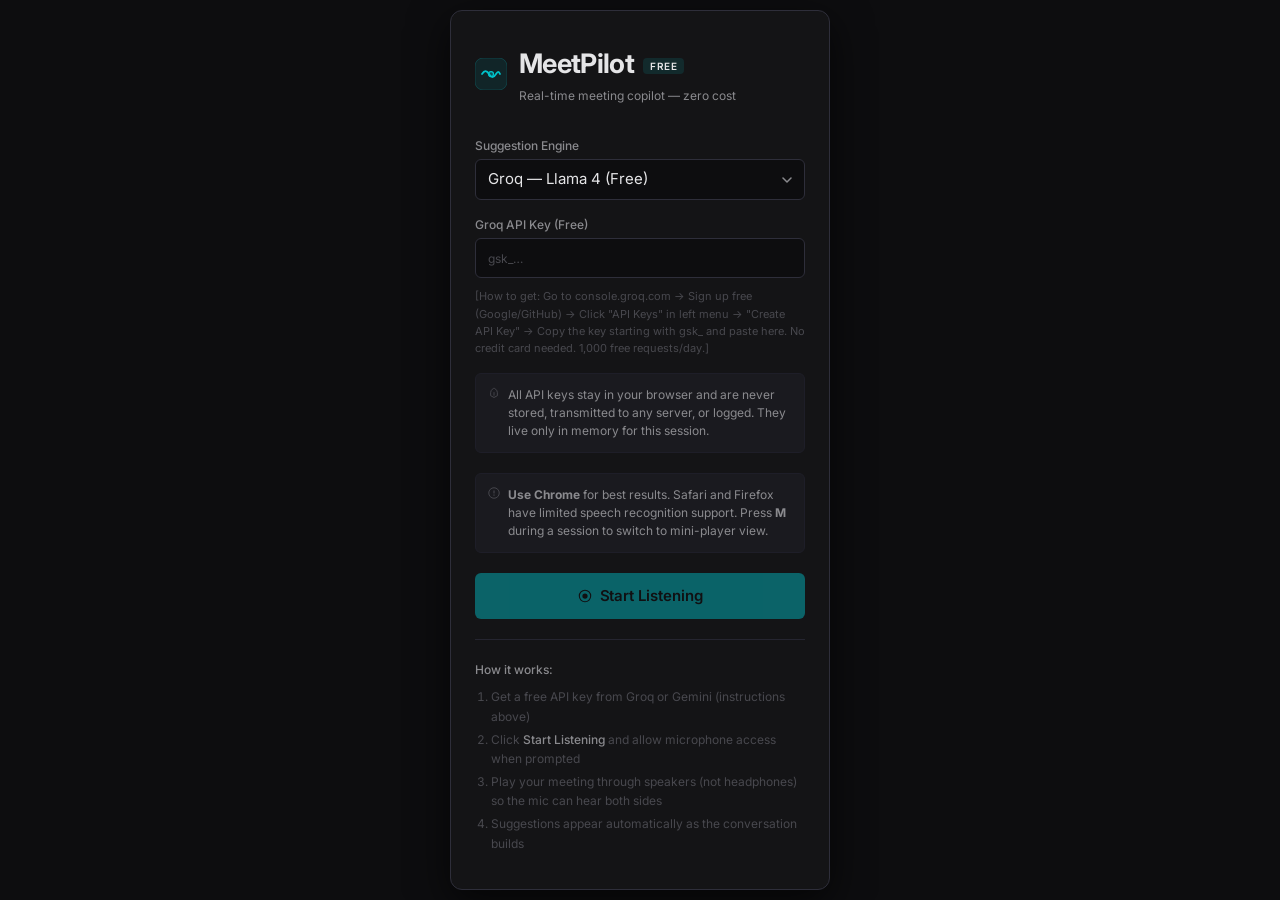
<file: meetpilot-free.html>
<!DOCTYPE html><html lang="en" data-theme="dark">
<head><meta charset="UTF-8"><meta name="viewport" content="width=device-width, initial-scale=1.0"><title>MeetPilot Free — Real-time Meeting Copilot</title><meta name="description" content="AI-powered real-time meeting copilot for B2B sales professionals. Live transcription and contextual suggestions during customer calls."><link rel="preconnect" href="https://fonts.googleapis.com"><link rel="preconnect" href="https://fonts.gstatic.com" crossorigin><link href="https://fonts.googleapis.com/css2?family=Inter:wght@300;400;500;600;700&display=swap" rel="stylesheet">
<style>:root{--text-xs:clamp(0.6875rem,0.65rem + 0.2vw,0.75rem);--text-sm:clamp(0.8125rem,0.75rem + 0.3vw,0.9375rem);--text-base:clamp(0.875rem,0.8rem + 0.35vw,1rem);--text-lg:clamp(1rem,0.9rem + 0.5vw,1.25rem);--text-xl:clamp(1.25rem,1rem + 0.85vw,1.75rem);--space-1:0.25rem;--space-2:0.5rem;--space-3:0.75rem;--space-4:1rem;--space-5:1.25rem;--space-6:1.5rem;--space-8:2rem;--space-10:2.5rem;--space-12:3rem;--space-16:4rem;--color-bg:#0D0D0F;--color-surface:#141416;--color-surface-2:#1A1A1F;--color-surface-3:#1F1F25;--color-surface-offset:#22222A;--color-divider:#252530;--color-border:#2E2E3A;--color-border-subtle:#1E1E28;--color-text:#E5E5E7;--color-text-muted:#8A8A8E;--color-text-faint:#48484E;--color-text-inverse:#0D0D0F;--color-primary:#00C4CC;--color-primary-hover:#00A8AF;--color-primary-active:#008D94;--color-primary-dim:rgba(0,196,204,0.1);--color-primary-glow:rgba(0,196,204,0.35);--color-success:#22C55E;--color-success-dim:rgba(34,197,94,0.12);--color-warning:#F59E0B;--color-warning-dim:rgba(245,158,11,0.12);--color-error:#EF4444;--color-error-dim:rgba(239,68,68,0.12);--color-blue:#3B82F6;--color-blue-dim:rgba(59,130,246,0.14);--color-purple:#A855F7;--color-purple-dim:rgba(168,85,247,0.14);--color-orange:#F97316;--color-orange-dim:rgba(249,115,22,0.14);--color-green:#22C55E;--color-green-dim:rgba(34,197,94,0.14);--color-cyan:#06B6D4;--color-cyan-dim:rgba(6,182,212,0.14);--radius-sm:0.25rem;--radius-md:0.375rem;--radius-lg:0.5rem;--radius-xl:0.75rem;--radius-full:9999px;--ease-out:cubic-bezier(0.16,1,0.3,1);--ease-in:cubic-bezier(0.4,0,1,1);--transition:180ms cubic-bezier(0.16,1,0.3,1);--shadow-sm:0 1px 3px rgba(0,0,0,0.45);--shadow-md:0 4px 16px rgba(0,0,0,0.55);--shadow-lg:0 12px 40px rgba(0,0,0,0.65);--font-body:'Inter',system-ui,-apple-system,sans-serif;--font-mono:ui-monospace,'JetBrains Mono',monospace;--sidebar-width:400px}*,*::before,*::after{box-sizing:border-box;margin:0;padding:0}html{-webkit-font-smoothing:antialiased;-moz-osx-font-smoothing:grayscale;text-rendering:optimizeLegibility;scroll-behavior:smooth}body{height:100dvh;overflow:hidden;font-family:var(--font-body);font-size:var(--text-sm);color:var(--color-text);background:var(--color-bg);line-height:1.5}img,svg{display:block}input,button,textarea,select{font:inherit;color:inherit}button{cursor:pointer;background:none;border:none;padding:0}:focus-visible{outline:2px solid var(--color-primary);outline-offset:2px;border-radius:var(--radius-sm)}@media (prefers-reduced-motion:reduce){*,*::before,*::after{animation-duration:0.01ms !important;transition-duration:0.01ms !important}}.speaker-banner{display:flex;align-items:center;gap:var(--space-3);padding:var(--space-2) var(--space-4);background:var(--color-primary-dim);border-bottom:1px solid rgba(0,196,204,0.15);flex-shrink:0;flex-wrap:wrap}.speaker-banner-text{font-size:var(--text-xs);color:var(--color-text-muted);white-space:nowrap}.speaker-banner-text strong{color:var(--color-primary)}.speaker-banner-options{display:flex;gap:var(--space-2);flex-wrap:wrap}.speaker-option-btn{display:flex;flex-direction:column;gap:2px;padding:var(--space-1) var(--space-3);background:var(--color-surface-2);border:1px solid var(--color-border);border-radius:var(--radius-md);font-size:var(--text-xs);color:var(--color-text);cursor:pointer;transition:background var(--transition),border-color var(--transition);max-width:240px}.speaker-option-btn:hover{background:var(--color-surface-3);border-color:var(--color-primary)}.speaker-option-label{font-weight:600;color:var(--color-primary);font-size:10px}.speaker-option-preview{color:var(--color-text-muted);font-size:10px;overflow:hidden;text-overflow:ellipsis;white-space:nowrap}.speaker-skip-btn{padding:var(--space-1) var(--space-2);background:transparent;border:1px solid var(--color-border);border-radius:var(--radius-sm);font-size:10px;color:var(--color-text-faint);cursor:pointer;margin-left:auto;transition:color var(--transition)}.speaker-skip-btn:hover{color:var(--color-text-muted)}.speaker-status{padding:var(--space-1) var(--space-4);background:var(--color-surface);border-bottom:1px solid var(--color-border-subtle);font-size:10px;color:var(--color-text-faint);flex-shrink:0}.speaker-status strong{color:var(--color-primary);font-weight:500}.transcript-speaker-tag{font-size:10px;font-weight:600;padding:1px 5px;border-radius:var(--radius-sm);margin-right:var(--space-1)}.tag-you{background:var(--color-primary-dim);color:var(--color-primary)}.tag-customer{background:var(--color-orange-dim);color:var(--color-orange)}::-webkit-scrollbar{width:4px;height:4px}::-webkit-scrollbar-track{background:transparent}::-webkit-scrollbar-thumb{background:var(--color-border);border-radius:var(--radius-full)}::-webkit-scrollbar-thumb:hover{background:var(--color-text-faint)}.screen{position:absolute;inset:0;display:flex;flex-direction:column;opacity:0;pointer-events:none;transition:opacity 300ms var(--ease-out)}.screen.active{opacity:1;pointer-events:all}#screen-setup{align-items:center;justify-content:center;background:var(--color-bg);padding:var(--space-6)}.setup-panel{width:100%;max-width:380px;background:var(--color-surface);border:1px solid var(--color-border);border-radius:var(--radius-xl);padding:var(--space-8) var(--space-6);box-shadow:var(--shadow-lg)}.setup-logo{display:flex;align-items:center;gap:var(--space-3);margin-bottom:var(--space-8)}.setup-logo-text{font-size:var(--text-xl);font-weight:700;letter-spacing:-0.025em;color:var(--color-text)}.setup-tagline{font-size:var(--text-xs);color:var(--color-text-muted);margin-top:var(--space-1);font-weight:400}.setup-field{display:flex;flex-direction:column;gap:var(--space-1);margin-bottom:var(--space-4)}.setup-label{font-size:var(--text-xs);font-weight:500;color:var(--color-text-muted)}.setup-input{background:var(--color-bg);border:1px solid var(--color-border);border-radius:var(--radius-md);padding:var(--space-2) var(--space-3);font-size:var(--text-sm);color:var(--color-text);width:100%;transition:border-color var(--transition),box-shadow var(--transition);outline:none;font-family:var(--font-mono);letter-spacing:0.02em}.setup-input:focus{border-color:var(--color-primary);box-shadow:0 0 0 3px var(--color-primary-dim)}.setup-input::placeholder{color:var(--color-text-faint);font-family:var(--font-body);font-size:var(--text-xs);letter-spacing:normal}.setup-select{font-family:var(--font-body);letter-spacing:normal;appearance:none;background-image:url("data:image/svg+xml,%3Csvg xmlns='http://www.w3.org/2000/svg' width='10' height='6' fill='none'%3E%3Cpath d='M1 1l4 4 4-4' stroke='%238A8A8E' stroke-width='1.5' stroke-linecap='round' stroke-linejoin='round'/%3E%3C/svg%3E");background-repeat:no-repeat;background-position:right 12px center;padding-right:32px;cursor:pointer}.setup-select option{background:var(--color-surface);color:var(--color-text)}.setup-note{display:flex;align-items:flex-start;gap:var(--space-2);background:var(--color-surface-2);border:1px solid var(--color-border-subtle);border-radius:var(--radius-md);padding:var(--space-3);margin-bottom:var(--space-5)}.setup-note-icon{flex-shrink:0;margin-top:1px;color:var(--color-text-faint)}.setup-note-text{font-size:var(--text-xs);color:var(--color-text-muted);line-height:1.5}.setup-btn{width:100%;display:flex;align-items:center;justify-content:center;gap:var(--space-2);padding:var(--space-3) var(--space-4);background:var(--color-primary);color:var(--color-text-inverse);border-radius:var(--radius-md);font-size:var(--text-sm);font-weight:600;cursor:pointer;border:none;transition:background var(--transition),transform var(--transition),box-shadow var(--transition);letter-spacing:-0.005em}.setup-btn:hover:not(:disabled){background:var(--color-primary-hover);transform:translateY(-1px);box-shadow:0 4px 16px var(--color-primary-glow)}.setup-btn:active:not(:disabled){transform:translateY(0);background:var(--color-primary-active)}.setup-btn:disabled{opacity:0.45;cursor:not-allowed}.setup-divider{height:1px;background:var(--color-divider);margin:var(--space-5) 0}.setup-howto{font-size:var(--text-xs);color:var(--color-text-faint);line-height:1.6}.setup-howto strong{color:var(--color-text-muted);font-weight:500}.setup-howto ol{padding-left:var(--space-4);margin-top:var(--space-2)}.setup-howto li{margin-bottom:var(--space-1)}.setup-error{display:none;align-items:flex-start;gap:var(--space-2);background:var(--color-error-dim);border:1px solid rgba(239,68,68,0.2);border-radius:var(--radius-md);padding:var(--space-3);margin-top:var(--space-3)}.setup-error.visible{display:flex}.setup-error-text{font-size:var(--text-xs);color:var(--color-error);line-height:1.5}#screen-session{flex-direction:column;height:100dvh;overflow:hidden}.topbar{display:flex;align-items:center;gap:var(--space-3);padding:0 var(--space-4);height:44px;min-height:44px;background:var(--color-surface);border-bottom:1px solid var(--color-border);flex-shrink:0}.topbar-brand{display:flex;align-items:center;gap:var(--space-2);flex-shrink:0}.topbar-name{font-size:var(--text-sm);font-weight:700;letter-spacing:-0.02em;color:var(--color-text)}.topbar-status{display:flex;align-items:center;gap:var(--space-1);font-size:var(--text-xs);color:var(--color-text-muted);flex-shrink:0}.status-dot{width:7px;height:7px;border-radius:50%;flex-shrink:0;transition:background var(--transition),box-shadow var(--transition)}.status-dot.listening{background:var(--color-success);box-shadow:0 0 0 2px var(--color-success-dim);animation:pulse-green 2.5s ease-in-out infinite}.status-dot.processing{background:var(--color-warning);box-shadow:0 0 0 2px var(--color-warning-dim);animation:pulse-yellow 1s ease-in-out infinite}.status-dot.error{background:var(--color-error);box-shadow:0 0 0 2px var(--color-error-dim)}.status-dot.idle{background:var(--color-text-faint)}@keyframes pulse-green{0%,100%{box-shadow:0 0 0 2px rgba(34,197,94,0.12)}50%{box-shadow:0 0 0 4px rgba(34,197,94,0.06),0 0 8px rgba(34,197,94,0.3)}}@keyframes pulse-yellow{0%,100%{opacity:1}50%{opacity:0.5}}.topbar-timer{font-size:var(--text-xs);color:var(--color-text-faint);font-variant-numeric:tabular-nums;font-family:var(--font-mono);letter-spacing:0.02em;margin-left:auto}.topbar-stop{display:flex;align-items:center;gap:var(--space-1);padding:var(--space-1) var(--space-3);background:var(--color-error-dim);color:var(--color-error);border:1px solid rgba(239,68,68,0.2);border-radius:var(--radius-md);font-size:var(--text-xs);font-weight:500;cursor:pointer;flex-shrink:0;transition:background var(--transition),border-color var(--transition)}.topbar-stop:hover{background:var(--color-error);color:white;border-color:transparent}.session-body{flex:1;display:flex;flex-direction:column;overflow:hidden}.suggestions-panel{flex:6;display:flex;flex-direction:column;overflow:hidden;min-height:0}.panel-header{display:flex;align-items:center;justify-content:space-between;padding:var(--space-3) var(--space-4);border-bottom:1px solid var(--color-border-subtle);flex-shrink:0}.panel-title{font-size:var(--text-xs);font-weight:600;text-transform:uppercase;letter-spacing:0.08em;color:var(--color-text-faint)}.panel-actions{display:flex;align-items:center;gap:var(--space-2)}.regen-btn{display:flex;align-items:center;gap:var(--space-1);padding:3px var(--space-2);background:var(--color-surface-2);border:1px solid var(--color-border);border-radius:var(--radius-md);font-size:var(--text-xs);color:var(--color-text-muted);cursor:pointer;transition:background var(--transition),color var(--transition),border-color var(--transition)}.regen-btn:hover{background:var(--color-surface-3);color:var(--color-text);border-color:var(--color-text-faint)}.regen-btn:disabled{opacity:0.4;cursor:not-allowed}.regen-icon{display:inline-block;transition:transform 600ms var(--ease-out)}.regen-btn:not(:disabled):active .regen-icon{transform:rotate(360deg)}.suggestions-feed{flex:1;overflow-y:auto;padding:var(--space-3) var(--space-4);display:flex;flex-direction:column;gap:var(--space-2);overscroll-behavior:contain}.suggestions-empty{display:flex;flex-direction:column;align-items:center;justify-content:center;gap:var(--space-2);height:100%;padding:var(--space-8);text-align:center}.suggestions-empty-icon{color:var(--color-text-faint);opacity:0.5}.suggestions-empty-text{font-size:var(--text-xs);color:var(--color-text-faint);line-height:1.6}.suggestion-card{background:var(--color-surface-2);border:1px solid var(--color-border);border-radius:var(--radius-lg);padding:var(--space-3) var(--space-3) var(--space-2);transition:box-shadow var(--transition),transform var(--transition),border-color var(--transition);animation:card-enter 350ms var(--ease-out) both;cursor:default;flex-shrink:0}.suggestion-card:hover{box-shadow:var(--shadow-md);transform:translateY(-1px)}@keyframes card-enter{from{opacity:0;transform:translateY(-6px)}to{opacity:1;transform:translateY(0)}}.card-header{display:flex;align-items:center;justify-content:space-between;margin-bottom:var(--space-2);gap:var(--space-2)}.card-tag{display:inline-flex;align-items:center;padding:2px var(--space-2);border-radius:var(--radius-full);font-size:var(--text-xs);font-weight:600;white-space:nowrap;letter-spacing:0.01em}.tag-talking{background:var(--color-blue-dim);color:var(--color-blue)}.tag-technical{background:var(--color-purple-dim);color:var(--color-purple)}.tag-objection{background:var(--color-orange-dim);color:var(--color-orange)}.tag-keyfact{background:var(--color-green-dim);color:var(--color-green)}.tag-question{background:var(--color-cyan-dim);color:var(--color-cyan)}.copy-btn{display:flex;align-items:center;gap:3px;padding:2px var(--space-2);background:transparent;border:1px solid transparent;border-radius:var(--radius-sm);font-size:var(--text-xs);color:var(--color-text-faint);cursor:pointer;opacity:0.4;transition:opacity var(--transition),background var(--transition),color var(--transition),border-color var(--transition);white-space:nowrap;flex-shrink:0}.suggestion-card:hover .copy-btn{opacity:1}@media (hover:none){.copy-btn{opacity:1}}.copy-btn:hover{background:var(--color-surface-3);color:var(--color-text-muted);border-color:var(--color-border)}.copy-btn.copied{opacity:1;color:var(--color-success);border-color:rgba(34,197,94,0.2);background:var(--color-success-dim)}.card-text{font-size:var(--text-sm);color:var(--color-text);line-height:1.6}.card-footer{margin-top:var(--space-2);font-size:var(--text-xs);color:var(--color-text-faint);font-variant-numeric:tabular-nums;display:flex;align-items:center;justify-content:space-between}.card-feedback{display:flex;align-items:center;gap:var(--space-1)}.feedback-btn{display:inline-flex;align-items:center;justify-content:center;width:22px;height:22px;background:transparent;border:1px solid transparent;border-radius:var(--radius-sm);cursor:pointer;color:var(--color-text-faint);opacity:0.4;transition:opacity var(--transition),background var(--transition),color var(--transition),border-color var(--transition);padding:0}.suggestion-card:hover .feedback-btn{opacity:0.8}@media (hover:none){.feedback-btn{opacity:0.7}}.feedback-btn:hover{opacity:1;background:var(--color-surface-3);border-color:var(--color-border)}.feedback-btn.voted{opacity:1;pointer-events:none}.feedback-btn.voted.up{color:var(--color-success);background:var(--color-success-dim);border-color:rgba(34,197,94,0.2)}.feedback-btn.voted.down{color:var(--color-error);background:rgba(239,68,68,0.08);border-color:rgba(239,68,68,0.2)}.transcript-panel{flex:4;display:flex;flex-direction:column;overflow:hidden;min-height:0;border-top:1px solid var(--color-border)}.transcript-header{display:flex;align-items:center;justify-content:space-between;padding:var(--space-2) var(--space-4);flex-shrink:0;border-bottom:1px solid var(--color-border-subtle)}.pause-btn{display:flex;align-items:center;gap:var(--space-1);padding:2px var(--space-2);background:var(--color-surface-2);border:1px solid var(--color-border);border-radius:var(--radius-md);font-size:var(--text-xs);color:var(--color-text-muted);cursor:pointer;transition:background var(--transition),color var(--transition)}.pause-btn:hover{background:var(--color-surface-3);color:var(--color-text)}.pause-btn.paused{color:var(--color-warning);border-color:rgba(245,158,11,0.2);background:var(--color-warning-dim)}.transcript-stats{font-size:var(--text-xs);color:var(--color-text-faint);font-variant-numeric:tabular-nums}.transcript-feed{flex:1;overflow-y:auto;padding:var(--space-3) var(--space-4);overscroll-behavior:contain}.transcript-content{font-size:var(--text-xs);color:var(--color-text-muted);line-height:1.75;outline:none;cursor:text;border-radius:var(--radius-sm);transition:background var(--transition)}.transcript-content:focus{background:var(--color-surface-2)}.transcript-content:focus + .transcript-edit-hint,.transcript-edit-hint.visible{opacity:1}.transcript-edit-hint{position:sticky;bottom:0;text-align:center;font-size:9px;color:var(--color-text-faint);padding:2px 0;opacity:0;transition:opacity 200ms;pointer-events:none}.transcript-ts-mark{color:var(--color-text-faint);font-family:var(--font-mono);font-size:10px;margin-right:var(--space-1);font-variant-numeric:tabular-nums}.transcript-empty{color:var(--color-text-faint);font-size:var(--text-xs);font-style:italic}.error-banner{display:none;align-items:center;gap:var(--space-2);padding:var(--space-2) var(--space-4);background:var(--color-error-dim);border-top:1px solid rgba(239,68,68,0.15);flex-shrink:0}.error-banner.visible{display:flex}.error-banner-text{font-size:var(--text-xs);color:var(--color-error);flex:1}.error-retry{padding:2px var(--space-2);background:transparent;border:1px solid rgba(239,68,68,0.3);border-radius:var(--radius-sm);font-size:var(--text-xs);color:var(--color-error);cursor:pointer;transition:background var(--transition);white-space:nowrap}.error-retry:hover{background:rgba(239,68,68,0.1)}.processing-bar{height:2px;background:var(--color-border-subtle);flex-shrink:0;overflow:hidden;position:relative}.processing-fill{height:100%;width:0%;background:var(--color-primary);transition:width 200ms linear}.processing-bar.active .processing-fill{animation:processing-slide 1.8s ease-in-out infinite}@keyframes processing-slide{0%{width:0%;margin-left:0%}50%{width:60%;margin-left:20%}100%{width:0%;margin-left:100%}}.debug-panel{display:none;flex-direction:column;max-height:120px;border-top:1px solid var(--color-border);flex-shrink:0;overflow:hidden}.debug-panel.visible{display:flex}.debug-header{display:flex;align-items:center;justify-content:space-between;padding:2px var(--space-4);background:var(--color-surface);border-bottom:1px solid var(--color-border-subtle);flex-shrink:0}.debug-header-title{font-size:10px;font-weight:600;text-transform:uppercase;letter-spacing:0.08em;color:var(--color-text-faint)}.debug-toggle-btn{padding:1px var(--space-2);background:transparent;border:1px solid var(--color-border);border-radius:var(--radius-sm);font-size:9px;color:var(--color-text-faint);cursor:pointer}.debug-toggle-btn:hover{color:var(--color-text-muted)}.debug-log{flex:1;overflow-y:auto;padding:var(--space-1) var(--space-4);background:#0a0a0c;font-family:var(--font-mono);font-size:10px;line-height:1.6;color:var(--color-text-faint)}.debug-log .debug-warn{color:var(--color-warning)}.debug-log .debug-err{color:var(--color-error)}.debug-log .debug-ok{color:var(--color-success)}.audio-meter{display:flex;align-items:center;gap:var(--space-2);padding:0 var(--space-4) 2px;background:#0a0a0c;flex-shrink:0}.audio-meter-label{font-size:9px;color:var(--color-text-faint);font-family:var(--font-mono);white-space:nowrap}.audio-meter-bar{flex:1;height:4px;background:var(--color-surface-3);border-radius:2px;overflow:hidden}.audio-meter-fill{height:100%;width:0%;background:var(--color-success);border-radius:2px;transition:width 150ms linear}.shortcuts-hint{padding:var(--space-2) var(--space-4);border-top:1px solid var(--color-border-subtle);display:flex;gap:var(--space-4);flex-shrink:0}.shortcut-item{display:flex;align-items:center;gap:var(--space-1);font-size:10px;color:var(--color-text-faint)}.shortcut-key{display:inline-flex;align-items:center;justify-content:center;padding:0 4px;min-width:18px;height:14px;background:var(--color-surface-2);border:1px solid var(--color-border);border-bottom-width:2px;border-radius:3px;font-size:9px;font-family:var(--font-mono);color:var(--color-text-faint)}.mini-toggle{display:flex;align-items:center;gap:var(--space-1);padding:var(--space-1) var(--space-2);background:var(--color-surface-2);border:1px solid var(--color-border);border-radius:var(--radius-md);font-size:var(--text-xs);color:var(--color-text-muted);cursor:pointer;flex-shrink:0;transition:background var(--transition),border-color var(--transition),color var(--transition)}.mini-toggle:hover{background:var(--color-surface-3);color:var(--color-text);border-color:var(--color-text-faint)}.mini-toggle.active{background:var(--color-primary-dim);border-color:var(--color-primary);color:var(--color-primary)}#screen-session.mini-mode .transcript-panel,#screen-session.mini-mode .shortcuts-hint,#screen-session.mini-mode .debug-panel,#screen-session.mini-mode .screen-preview,#screen-session.mini-mode .speaker-banner,#screen-session.mini-mode .speaker-status{display:none !important}#screen-session.mini-mode .suggestions-panel{flex:1}#screen-session.mini-mode .session-body{flex:1}#screen-session.mini-mode .topbar{height:32px;min-height:32px;padding:0 var(--space-3)}#screen-session.mini-mode .topbar-brand{display:none}#screen-session.mini-mode .topbar-timer{font-size:10px;margin-left:0}#screen-session.mini-mode .panel-header{padding:var(--space-1) var(--space-3)}#screen-session.mini-mode .suggestion-card{padding:var(--space-2);border-radius:var(--radius-md)}#screen-session.mini-mode .card-text{font-size:var(--text-xs);line-height:1.5}#screen-session.mini-mode .card-footer{display:none}#screen-session.mini-mode .suggestions-feed{padding:var(--space-2) var(--space-3);gap:var(--space-1)}#screen-session.mini-mode .word-badge{display:none}#screen-session.mini-mode .error-banner{padding:var(--space-1) var(--space-3)}.screen-capture-toggle{position:relative;display:inline-block;width:36px;height:20px;flex-shrink:0}.screen-capture-toggle input{opacity:0;width:0;height:0}.toggle-slider{position:absolute;cursor:pointer;inset:0;background:var(--color-surface-3);border-radius:var(--radius-full);border:1px solid var(--color-border);transition:background var(--transition),border-color var(--transition)}.toggle-slider::before{content:'';position:absolute;height:14px;width:14px;left:2px;bottom:2px;background:var(--color-text-faint);border-radius:50%;transition:transform var(--transition),background var(--transition)}.screen-capture-toggle input:checked + .toggle-slider{background:var(--color-primary-dim);border-color:var(--color-primary)}.screen-capture-toggle input:checked + .toggle-slider::before{transform:translateX(16px);background:var(--color-primary)}.screen-preview{display:none;flex-shrink:0;padding:var(--space-2) var(--space-4);border-top:1px solid var(--color-border-subtle);background:var(--color-surface)}.screen-preview.visible{display:flex;align-items:center;gap:var(--space-3)}.screen-preview-thumb{width:80px;height:45px;border-radius:var(--radius-sm);border:1px solid var(--color-border);object-fit:cover;background:var(--color-surface-3)}.screen-preview-info{font-size:10px;color:var(--color-text-faint);line-height:1.5}.screen-preview-info strong{color:var(--color-primary);font-weight:500}.word-badge{font-size:10px;color:var(--color-text-faint);font-variant-numeric:tabular-nums}#screen-summary{display:none;align-items:center;justify-content:center;height:100dvh;padding:var(--space-6);overflow-y:auto}#screen-summary.active{display:flex}.summary-panel{width:100%;max-width:440px;display:flex;flex-direction:column;gap:var(--space-4)}.summary-header{display:flex;align-items:center;gap:var(--space-3)}.summary-title{font-size:var(--text-lg);font-weight:700;letter-spacing:-0.02em}.summary-subtitle{font-size:var(--text-xs);color:var(--color-text-faint);margin-top:2px}.summary-stats{display:flex;gap:var(--space-3)}.summary-stat{flex:1;display:flex;flex-direction:column;align-items:center;gap:var(--space-1);padding:var(--space-3);background:var(--color-surface);border:1px solid var(--color-border-subtle);border-radius:var(--radius-md)}.summary-stat-value{font-size:var(--text-lg);font-weight:700;color:var(--color-primary);font-variant-numeric:tabular-nums}.summary-stat-label{font-size:10px;color:var(--color-text-faint);text-transform:uppercase;letter-spacing:0.05em}.summary-section{display:flex;flex-direction:column;gap:var(--space-2)}.summary-section-title{font-size:var(--text-xs);font-weight:600;color:var(--color-text-muted);text-transform:uppercase;letter-spacing:0.04em}.summary-preview{background:var(--color-surface);border:1px solid var(--color-border-subtle);border-radius:var(--radius-md);padding:var(--space-3);font-size:var(--text-xs);color:var(--color-text-muted);line-height:1.6;max-height:120px;overflow-y:auto;white-space:pre-wrap}.summary-actions{display:flex;flex-direction:column;gap:var(--space-2);margin-top:var(--space-2)}.summary-export-btn{width:100%;display:flex;align-items:center;justify-content:center;gap:var(--space-2);padding:var(--space-3) var(--space-4);background:var(--color-primary);color:var(--color-text-inverse);border-radius:var(--radius-md);font-size:var(--text-sm);font-weight:600;cursor:pointer;border:none;transition:background var(--transition),transform var(--transition),box-shadow var(--transition)}.summary-export-btn:hover{background:var(--color-primary-hover);transform:translateY(-1px);box-shadow:0 4px 16px var(--color-primary-glow)}.summary-export-btn:active{transform:translateY(0);background:var(--color-primary-active)}.summary-export-secondary{background:var(--color-surface-2);color:var(--color-text);border:1px solid var(--color-border)}.summary-export-secondary:hover{background:var(--color-surface-3);box-shadow:none;transform:translateY(-1px)}.summary-new-btn{width:100%;display:flex;align-items:center;justify-content:center;gap:var(--space-2);padding:var(--space-2) var(--space-4);background:transparent;color:var(--color-text-faint);border:none;border-radius:var(--radius-md);font-size:var(--text-xs);cursor:pointer;transition:color var(--transition)}.summary-new-btn:hover{color:var(--color-text-muted)}</style>
</head>
<body>
<div id="screen-setup" class="screen active">
<div class="setup-panel">
<div class="setup-logo"><svg width="32" height="32" viewBox="0 0 32 32" fill="none" aria-label="MeetPilot logo" xmlns="http://www.w3.org/2000/svg"><rect width="32" height="32" rx="8" fill="rgba(0,196,204,0.1)" stroke="rgba(0,196,204,0.2)" stroke-width="1"/><path d="M7 16 Q10.5 10 14 16 Q17.5 22 21 16 Q23.5 11.5 25 16" stroke="#00C4CC" stroke-width="1.75" stroke-linecap="round" stroke-linejoin="round" fill="none"/><circle cx="16" cy="16" r="2.5" fill="rgba(0,196,204,0.3)" stroke="#00C4CC" stroke-width="1.25"/></svg>
<div>
<div class="setup-logo-text">MeetPilot <span style="font-size:10px;font-weight:600;letter-spacing:0.5px;padding:2px 7px;border-radius:4px;background:rgba(0,196,204,0.12);color:var(--color-accent);vertical-align:middle;margin-left:4px;">FREE</span></div>
<div class="setup-tagline">Real-time meeting copilot — zero cost</div></div></div>
<div class="setup-field"><label class="setup-label" for="llm-select">Suggestion Engine</label><select class="setup-input setup-select" id="llm-select"><option value="groq">Groq — Llama 4 (Free)</option><option value="gemini">Google Gemini Flash (Free)</option></select></div>
<div class="setup-field" id="llm-key-field"><label class="setup-label" id="llm-key-label" for="llm-key-input">Groq API Key (Free)</label><input class="setup-input" type="password" id="llm-key-input" placeholder="gsk_…" autocomplete="off" spellcheck="false">
<div id="llm-key-hint" style="margin-top:6px;font-size:11px;line-height:1.55;color:var(--color-text-faint);">[How to get: Go to console.groq.com → Sign up free (Google/GitHub) → Click "API Keys" in left menu → "Create API Key" → Copy the key starting with gsk_ and paste here. No credit card needed. 1,000 free requests/day.]</div></div>
<div class="setup-note"><svg class="setup-note-icon" width="12" height="12" viewBox="0 0 16 16" fill="none" xmlns="http://www.w3.org/2000/svg"><path d="M8 1.5C8 1.5 3.5 3.5 3.5 7.5V11.5L8 14L12.5 11.5V7.5C12.5 3.5 8 1.5 8 1.5Z" stroke="currentColor" stroke-width="1.25" stroke-linejoin="round"/><circle cx="8" cy="8" r="1" fill="currentColor"/><path d="M8 9.5V11" stroke="currentColor" stroke-width="1.25" stroke-linecap="round"/></svg><span class="setup-note-text">All API keys stay in your browser and are never stored, transmitted to any server, or logged. They live only in memory for this session.</span></div>
<div class="setup-note"><svg class="setup-note-icon" width="12" height="12" viewBox="0 0 16 16" fill="none" xmlns="http://www.w3.org/2000/svg"><circle cx="8" cy="8" r="7" stroke="currentColor" stroke-width="1.25"/><path d="M8 5v3M8 10.5v.5" stroke="currentColor" stroke-width="1.5" stroke-linecap="round"/></svg><span class="setup-note-text"><strong style="color:var(--color-text-muted)">Use Chrome</strong> for best results. Safari and Firefox have limited speech recognition support. Press <strong style="color:var(--color-text-muted)">M</strong> during a session to switch to mini-player view.</span></div><button class="setup-btn" id="start-btn" disabled><svg width="14" height="14" viewBox="0 0 16 16" fill="none" xmlns="http://www.w3.org/2000/svg"><circle cx="8" cy="8" r="6.5" stroke="currentColor" stroke-width="1.25"/><circle cx="8" cy="8" r="3" fill="currentColor"/></svg>
        Start Listening
      </button>
<div id="setup-error" class="setup-error"><svg width="12" height="12" viewBox="0 0 16 16" fill="currentColor" style="flex-shrink:0;margin-top:1px;color:var(--color-error)"><path d="M8 1a7 7 0 100 14A7 7 0 008 1zm-.75 3.75a.75.75 0 011.5 0v4a.75.75 0 01-1.5 0v-4zm.75 7a1 1 0 110-2 1 1 0 010 2z"/></svg><span id="setup-error-text" class="setup-error-text">Unable to access system audio. Please allow screen sharing and ensure "Share audio" is checked.</span></div>
<div class="setup-divider"></div>
<div class="setup-howto"><strong>How it works:</strong><ol><li>Get a free API key from Groq or Gemini (instructions above)</li><li>Click <strong>Start Listening</strong> and allow microphone access when prompted</li><li>Play your meeting through speakers (not headphones) so the mic can hear both sides</li><li>Suggestions appear automatically as the conversation builds</li></ol></div></div></div>
<div id="screen-session" class="screen">
<div class="topbar">
<div class="topbar-brand"><svg width="20" height="20" viewBox="0 0 32 32" fill="none" aria-label="MeetPilot" xmlns="http://www.w3.org/2000/svg"><rect width="32" height="32" rx="7" fill="rgba(0,196,204,0.1)"/><path d="M7 16 Q10.5 10 14 16 Q17.5 22 21 16 Q23.5 11.5 25 16" stroke="#00C4CC" stroke-width="1.75" stroke-linecap="round" fill="none"/><circle cx="16" cy="16" r="2.5" fill="rgba(0,196,204,0.25)" stroke="#00C4CC" stroke-width="1.25"/></svg><span class="topbar-name">MeetPilot</span></div>
<div class="topbar-status" id="status-indicator"><span class="status-dot listening" id="status-dot"></span><span id="status-label">Listening</span></div>
<div class="topbar-timer" id="session-timer">Session: 0:00</div><button class="mini-toggle" id="mini-toggle" title="Toggle mini-player mode (M)" aria-label="Toggle mini-player"><svg width="10" height="10" viewBox="0 0 16 16" fill="none" stroke="currentColor" stroke-width="1.5"><rect x="1" y="5" width="14" height="9" rx="1.5"/><path d="M4 5V3a2 2 0 012-2h4a2 2 0 012 2v2"/></svg>
        Mini
      </button><button class="topbar-stop" id="stop-btn" aria-label="Stop session"><svg width="10" height="10" viewBox="0 0 10 10" fill="currentColor"><rect x="1.5" y="1.5" width="7" height="7" rx="1"/></svg>
        Stop
      </button></div>
<div class="processing-bar" id="processing-bar">
<div class="processing-fill"></div></div>
<div class="session-body">
<div class="speaker-banner" id="speaker-banner" style="display:none;"><span class="speaker-banner-text">Which of these is <strong>you</strong>?</span>
<div class="speaker-banner-options" id="speaker-options"></div><button class="speaker-skip-btn" id="speaker-skip">Skip</button></div>
<div class="speaker-status" id="speaker-status" style="display:none;"></div>
<div class="suggestions-panel">
<div class="panel-header"><span class="panel-title">AI Suggestions</span>
<div class="panel-actions"><span class="word-badge" id="word-count">0 words</span><button class="regen-btn" id="regen-btn" title="Regenerate suggestions (R)" aria-label="Regenerate suggestions"><span class="regen-icon">↺</span>
              Regenerate
            </button></div></div>
<div class="suggestions-feed" id="suggestions-feed">
<div class="suggestions-empty" id="suggestions-empty"><svg class="suggestions-empty-icon" width="28" height="28" viewBox="0 0 24 24" fill="none" stroke="currentColor" stroke-width="1.5" xmlns="http://www.w3.org/2000/svg"><path d="M12 2C6.48 2 2 6.48 2 12s4.48 10 10 10 10-4.48 10-10S17.52 2 12 2z"/><path d="M8 12 Q10 8 12 12 Q14 16 16 12"/><circle cx="12" cy="12" r="1.5" fill="currentColor"/></svg><span class="suggestions-empty-text">Listening to your meeting…<br>Suggestions will appear as the conversation builds.</span></div></div>
<div class="error-banner" id="error-banner"><svg width="12" height="12" viewBox="0 0 16 16" fill="currentColor" style="color:var(--color-error);flex-shrink:0"><path d="M8 1a7 7 0 100 14A7 7 0 008 1zm-.75 3.75a.75.75 0 011.5 0v4a.75.75 0 01-1.5 0v-4zm.75 7a1 1 0 110-2 1 1 0 010 2z"/></svg><span class="error-banner-text" id="error-banner-text">API error — suggestions paused.</span><button class="error-retry" id="error-retry">Retry</button></div></div>
<div class="transcript-panel">
<div class="transcript-header"><span class="panel-title">Live Transcript</span>
<div style="display:flex;align-items:center;gap:var(--space-3);"><span class="transcript-stats" id="transcript-stats"></span><button class="pause-btn" id="pause-btn" title="Pause/Resume transcript (Space)"><svg width="8" height="10" viewBox="0 0 8 10" fill="currentColor" id="pause-icon"><rect x="0" y="0" width="3" height="10" rx="1"/><rect x="5" y="0" width="3" height="10" rx="1"/></svg><span id="pause-label">Pause</span></button></div></div>
<div class="transcript-feed" id="transcript-feed">
<div class="transcript-content" id="transcript-content" contenteditable="true" spellcheck="true"><span class="transcript-empty">Transcript will appear here…</span></div>
<div class="transcript-edit-hint" id="transcript-edit-hint">✎ Click to edit transcript</div></div></div></div>
<div class="debug-panel" id="debug-panel">
<div class="debug-header"><span class="debug-header-title">Debug Console</span><button class="debug-toggle-btn" id="debug-close">Hide</button></div>
<div class="audio-meter" id="audio-meter"><span class="audio-meter-label">Audio Level:</span>
<div class="audio-meter-bar">
<div class="audio-meter-fill" id="audio-meter-fill"></div></div><span class="audio-meter-label" id="audio-level-value">0</span></div>
<div class="debug-log" id="debug-log"></div></div>
<div class="shortcuts-hint">
<div class="shortcut-item"><kbd class="shortcut-key">Space</kbd><span>Pause</span></div>
<div class="shortcut-item"><kbd class="shortcut-key">R</kbd><span>Regenerate</span></div>
<div class="shortcut-item"><kbd class="shortcut-key">D</kbd><span>Debug</span></div>
<div class="shortcut-item"><kbd class="shortcut-key">M</kbd><span>Mini</span></div></div></div>
<div id="screen-summary" class="screen">
<div class="summary-panel">
<div class="summary-header"><svg width="28" height="28" viewBox="0 0 32 32" fill="none" xmlns="http://www.w3.org/2000/svg"><rect width="32" height="32" rx="8" fill="rgba(0,196,204,0.1)" stroke="rgba(0,196,204,0.2)" stroke-width="1"/><path d="M7 16 Q10.5 10 14 16 Q17.5 22 21 16 Q23.5 11.5 25 16" stroke="#00C4CC" stroke-width="1.75" stroke-linecap="round" fill="none"/><circle cx="16" cy="16" r="2.5" fill="rgba(0,196,204,0.3)" stroke="#00C4CC" stroke-width="1.25"/></svg>
<div>
<div class="summary-title">Session Complete</div>
<div class="summary-subtitle" id="summary-subtitle">Duration: 0:00 — 0 words captured</div></div></div>
<div class="summary-stats">
<div class="summary-stat"><span class="summary-stat-value" id="summary-duration">0:00</span><span class="summary-stat-label">Duration</span></div>
<div class="summary-stat"><span class="summary-stat-value" id="summary-words">0</span><span class="summary-stat-label">Words</span></div>
<div class="summary-stat"><span class="summary-stat-value" id="summary-suggestions">0</span><span class="summary-stat-label">Suggestions</span></div></div>
<div class="summary-section">
<div class="summary-section-title">Transcript Preview</div>
<div class="summary-preview" id="summary-transcript-preview">No transcript recorded.</div></div>
<div class="summary-section">
<div class="summary-section-title">AI Suggestions Preview</div>
<div class="summary-preview" id="summary-suggestions-preview">No suggestions generated.</div></div>
<div class="summary-actions"><button class="summary-export-btn" id="export-word-btn"><svg width="14" height="14" viewBox="0 0 16 16" fill="none" stroke="currentColor" stroke-width="1.25"><path d="M2 10v3a1 1 0 001 1h10a1 1 0 001-1v-3"/><path d="M8 2v8M5 7l3 3 3-3"/></svg>
          Export as Word (.docx)
        </button><button class="summary-export-btn summary-export-secondary" id="export-text-btn"><svg width="14" height="14" viewBox="0 0 16 16" fill="none" stroke="currentColor" stroke-width="1.25"><rect x="2" y="1" width="12" height="14" rx="1.5"/><path d="M5 5h6M5 8h6M5 11h3"/></svg>
          Export as Text (.txt)
        </button></div><button class="summary-new-btn" id="summary-new-btn"><svg width="13" height="13" viewBox="0 0 16 16" fill="none"><circle cx="8" cy="8" r="6.5" stroke="currentColor" stroke-width="1.25"/><circle cx="8" cy="8" r="3" fill="currentColor"/></svg>
        Start New Session
      </button></div></div>
  <script>!(function(){"use strict";const e={apiKey:"",transcriptionProvider:"browser",llmProvider:"groq",llmKey:"",audioSource:"mic",screenCaptureEnabled:!1,screenStream:null,screenVideo:null,lastScreenshot:null,screenshotInterval:null,speakerIdentified:!1,mySpeakerLabel:null,speakerMap:{},pendingIdentification:!1,rawSegments:[],mediaStream:null,mediaRecorder:null,sessionActive:!1,transcriptPaused:!1,transcriptBuffer:"",fullTranscript:"",suggestions:[],suggestionHistory:[],_feedbackUp:0,_feedbackDown:0,_feedbackNotes:[],sessionStart:null,sessionTimerInterval:null,transcribeInterval:null,suggestInterval:null,lastSuggestTime:0,wordCount:0,chunkBlobs:[],processingAI:!1,errorCount:0,_speechRecognition:null},t=e=>document.getElementById(e),n={screenSetup:t("screen-setup"),screenSession:t("screen-session"),screenSummary:t("screen-summary"),summarySubtitle:t("summary-subtitle"),summaryDuration:t("summary-duration"),summaryWords:t("summary-words"),summarySuggestions:t("summary-suggestions"),summaryTranscriptPreview:t("summary-transcript-preview"),summarySuggestionsPreview:t("summary-suggestions-preview"),exportWordBtn:t("export-word-btn"),exportTextBtn:t("export-text-btn"),summaryNewBtn:t("summary-new-btn"),llmSelect:t("llm-select"),llmKeyField:t("llm-key-field"),llmKeyLabel:t("llm-key-label"),llmKeyInput:t("llm-key-input"),llmKeyHint:t("llm-key-hint"),startBtn:t("start-btn"),setupError:t("setup-error"),setupErrorText:t("setup-error-text"),statusDot:t("status-dot"),statusLabel:t("status-label"),sessionTimer:t("session-timer"),stopBtn:t("stop-btn"),processingBar:t("processing-bar"),suggestionsFeed:t("suggestions-feed"),suggestionsEmpty:t("suggestions-empty"),wordCount:t("word-count"),regenBtn:t("regen-btn"),errorBanner:t("error-banner"),errorBannerText:t("error-banner-text"),errorRetry:t("error-retry"),pauseBtn:t("pause-btn"),pauseLabel:t("pause-label"),pauseIcon:t("pause-icon"),transcriptFeed:t("transcript-feed"),transcriptContent:t("transcript-content"),transcriptStats:t("transcript-stats"),speakerBanner:t("speaker-banner"),speakerOptions:t("speaker-options"),speakerSkip:t("speaker-skip"),speakerStatus:t("speaker-status"),debugPanel:t("debug-panel"),debugLog:t("debug-log"),debugClose:t("debug-close"),audioMeterFill:t("audio-meter-fill"),audioLevelValue:t("audio-level-value"),miniToggle:t("mini-toggle")};function r(){n.startBtn.disabled=e.llmKey.length<10}n.llmSelect.addEventListener("change",function(){e.llmProvider=this.value,"groq"===this.value?(n.llmKeyLabel.textContent="Groq API Key (Free)",n.llmKeyInput.placeholder="gsk_…",n.llmKeyInput.value="",e.llmKey="",n.llmKeyHint.textContent='[How to get: Go to console.groq.com → Sign up free (Google/GitHub) → Click "API Keys" in left menu → "Create API Key" → Copy the key starting with gsk_ and paste here. No credit card needed. 1,000 free requests/day.]'):"gemini"===this.value&&(n.llmKeyLabel.textContent="Google Gemini API Key (Free)",n.llmKeyInput.placeholder="AIza…",n.llmKeyInput.value="",e.llmKey="",n.llmKeyHint.textContent='[How to get: Go to aistudio.google.com → Sign in with your Google account → Click "Get API Key" at top-left → "Create API key" → Copy the key starting with AIza and paste here. No credit card needed. 1,500 free requests/day.]'),r()}),n.llmKeyInput.addEventListener("input",function(){e.llmKey=this.value.trim(),r()}),n.llmKeyInput.addEventListener("paste",()=>{setTimeout(()=>{e.llmKey=n.llmKeyInput.value.trim(),r()},0)}),n.miniToggle.addEventListener("click",()=>{i()}),n.startBtn.addEventListener("click",async()=>{e.llmKey&&await(async function(){if(n.startBtn.disabled=!0,n.startBtn.innerHTML='\n        <svg width="14" height="14" viewBox="0 0 14 14" fill="none" style="animation:spin 1s linear infinite">\n          <circle cx="7" cy="7" r="5.5" stroke="currentColor" stroke-width="1.5" stroke-dasharray="20 15"/>\n        </svg>\n        Requesting access…\n      ',!document.getElementById("spin-style")){const e=document.createElement("style");e.id="spin-style",e.textContent="@keyframes spin { to { transform: rotate(360deg); } }",document.head.appendChild(e)}try{let t;if("browser"===e.transcriptionProvider?t=await navigator.mediaDevices.getUserMedia({audio:!0,video:!1}):"mic"===e.audioSource?t=await navigator.mediaDevices.getUserMedia({audio:{echoCancellation:!0,noiseSuppression:!0,autoGainControl:!0},video:!1}):(t=await navigator.mediaDevices.getDisplayMedia({audio:{echoCancellation:!1,noiseSuppression:!1,sampleRate:16e3},video:!0}),t.getVideoTracks().forEach(e=>e.stop())),t&&0===t.getAudioTracks().length)throw new Error("NO_AUDIO");if(e.mediaStream=t,e.sessionActive=!0,a(n.screenSession),c("listening","Listening"),e.sessionStart=Date.now(),e.sessionTimerInterval=setInterval(()=>{const t=Math.floor((Date.now()-e.sessionStart)/1e3),r=Math.floor(t/60),s=t%60;n.sessionTimer.textContent=`Session: ${r}:${s.toString().padStart(2,"0")}`},1e3),u(),n.transcriptContent.innerHTML='<span class="transcript-empty">Listening for speech…</span>',e.transcriptBuffer="",e.fullTranscript="",e.wordCount=0,e.suggestions=[],e.suggestionHistory=[],e._feedbackUp=0,e._feedbackDown=0,e._feedbackNotes=[],e.chunkBlobs=[],e.processingAI=!1,e.errorCount=0,e.speakerIdentified=!1,e.mySpeakerLabel=null,e.speakerMap={},e.pendingIdentification=!1,e.rawSegments=[],n.speakerBanner.style.display="none",n.speakerStatus.style.display="none","browser"===e.transcriptionProvider){if((function(){const SpeechRecognition=window.SpeechRecognition||window.webkitSpeechRecognition;if(!SpeechRecognition)return void d("Browser speech recognition not available. Please use Chrome.");const t=new SpeechRecognition;t.continuous=!0,t.interimResults=!0,t.lang="en-US",t.maxAlternatives=1;let n=0;t.onstart=()=>{o("Speech recognition engine started")},t.onaudiostart=()=>{o("Mic audio stream active")},t.onspeechstart=()=>{o("Speech detected by mic"),n=0,u()},t.onresult=t=>{if(e.transcriptPaused||!e.sessionActive)return;let r="";for(let s=t.resultIndex;s<t.results.length;s++){const o=t.results[s][0].transcript;if(t.results[s].isFinal){const t=o.trim();t.length>1&&(y(t,null),u(),e.errorCount=0,n=0)}else r+=o}r?c("processing","Hearing…"):c("listening","Listening")},t.onerror=e=>{"no-speech"===e.error?(n++,o(`No speech detected (count: ${n})`),n>=3&&d("No speech detected. Make sure you are speaking directly into your computer's microphone. Note: Browser Speech cannot capture system/meeting audio — it only hears your physical mic.")):"audio-capture"===e.error?(o(`Speech recognition error: ${e.error}`,"error"),d("No microphone detected. Check your audio settings.")):"not-allowed"===e.error?(o(`Speech recognition error: ${e.error}`,"error"),d("Microphone access denied. Please allow mic access and try again.")):"aborted"===e.error||o(`Speech recognition error: ${e.error}`,"error")},t.onend=()=>{if(e.sessionActive&&!e.transcriptPaused)try{t.start(),o("Speech recognition restarted")}catch(n){o(`Failed to restart speech recognition: ${n.message}`,"error"),setTimeout(()=>{if(e.sessionActive)try{t.start()}catch(e){}},1e3)}},e._speechRecognition=t,t.start(),o("Browser speech recognition started — speaks into your mic to transcribe")})(),t)try{const n=new(window.AudioContext||window.webkitAudioContext),r=n.createMediaStreamSource(t),s=n.createAnalyser();s.fftSize=256,r.connect(s),e._analyser=s,e._audioCtx=n,m(s)}catch(e){console.warn("Audio level monitor unavailable:",e)}o(`Session started — Transcription: Browser Speech (free), LLM: ${e.llmProvider}`),o("Important: Browser Speech only hears your physical microphone. It cannot capture meeting/system audio playing through speakers or headphones. Speak clearly near your mic. Press D to toggle debug.")}else{!(function(){if(!e.mediaStream)return;const t=h();e._recMime=t,e._transcribeQueue=[],e._activeTranscriptions=0;try{const t=new(window.AudioContext||window.webkitAudioContext),n=t.createMediaStreamSource(e.mediaStream),r=t.createAnalyser();r.fftSize=256,n.connect(r),e._analyser=r,e._audioCtx=t,m(r)}catch(e){console.warn("Audio level monitor unavailable:",e)}async function n(){for(;e._transcribeQueue.length>0&&e._activeTranscriptions<2;){if(e.transcriptPaused)return;e._transcribeQueue.shift(),e._activeTranscriptions++,o(`Sending to Whisper (${e._activeTranscriptions} in flight, ${e._transcribeQueue.length} queued)`),f().finally(()=>{e._activeTranscriptions--,e._transcribeQueue.length>0&&n()})}}(function r(){if(!e.sessionActive||!e.mediaStream)return;let s;const i=t?{mimeType:t}:{};try{s=new MediaRecorder(e.mediaStream,i)}catch(t){s=new MediaRecorder(e.mediaStream)}const a=[];s.ondataavailable=e=>{e.data&&e.data.size>0&&a.push(e.data)},s.onstop=()=>{if(a.length>0){const t=new Blob(a,{type:s.mimeType||"audio/webm"});o(`Chunk captured: ${(t.size/1024).toFixed(1)} KB`),t.size>500?(e._transcribeQueue.push(t),n()):o("Chunk too small, skipping")}e.sessionActive&&setTimeout(()=>r(),100)},s.onerror=t=>{console.error("MediaRecorder error:",t),o(`Recorder error: ${t.error?.name||"unknown"}`),e.sessionActive&&setTimeout(()=>r(),500)},e.mediaRecorder=s,s.start(),o("Recording cycle started"),setTimeout(()=>{"recording"===s.state&&(s.stop(),o("Recording cycle stopped (8s)"))},8e3)})(),e._processQueue=n})();const t="gpt4o-mini"===e.transcriptionProvider?"GPT-4o-mini Transcribe":"Whisper";o(`Session started — Audio: ${e.audioSource}, Transcription: ${t}, LLM: ${e.llmProvider}, Mime: ${h()||"default"}`),o("Recording 8s chunks → API. Press D to toggle this debug panel.")}n.debugPanel.classList.add("visible"),e.screenCaptureEnabled&&"openai"===e.llmProvider&&(async function(){})(),e.suggestInterval=setInterval(()=>{const t=Date.now();!e.transcriptPaused&&t-e.lastSuggestTime>=14e3&&e.transcriptBuffer.trim().length>20&&v(!1)},5e3),t&&(t.addEventListener("inactive",()=>{e.sessionActive&&p()}),t.getAudioTracks().forEach(t=>{t.addEventListener("ended",()=>{e.sessionActive&&p()})}))}catch(t){console.error("Audio capture failed:",t);let r="Unable to access audio.";"NotAllowedError"===t.name||"PermissionDeniedError"===t.name?r="mic"===e.audioSource?"Microphone access denied. Please allow microphone access in your browser settings.":'Permission denied. Please allow screen sharing and check "Share audio" in the dialog.':"NO_AUDIO"===t.message?r="mic"===e.audioSource?"No microphone found. Please check your audio input settings.":'No audio track captured. Please check "Share audio" in the screen share dialog.':"AbortError"!==t.name&&"NotSupportedError"!==t.name||(r="Audio capture cancelled. Click Start Listening to try again."),n.setupErrorText.textContent=r,n.setupError.classList.add("visible"),n.startBtn.disabled=!1,n.startBtn.innerHTML='\n          <svg width="14" height="14" viewBox="0 0 16 16" fill="none"><circle cx="8" cy="8" r="6.5" stroke="currentColor" stroke-width="1.25"/><circle cx="8" cy="8" r="3" fill="currentColor"/></svg>\n          Start Listening\n        '}})()}),n.stopBtn.addEventListener("click",()=>{p()}),n.regenBtn.addEventListener("click",()=>{e.transcriptBuffer.trim().length>10&&v(!0)}),n.pauseBtn.addEventListener("click",()=>{g()}),n.errorRetry.addEventListener("click",()=>{u(),v(!0)}),n.speakerSkip.addEventListener("click",()=>{e.speakerIdentified=!0,n.speakerBanner.style.display="none",n.speakerStatus.style.display="block",n.speakerStatus.innerHTML="Speaker identification <strong>skipped</strong> — suggestions will be general."});let s=null;function o(e,t="info"){const r=(new Date).toLocaleTimeString("en-US",{hour:"2-digit",minute:"2-digit",second:"2-digit",hour12:!1}),s=document.createElement("div");for("warn"===t||e.includes("WARNING")?s.className="debug-warn":"error"===t?s.className="debug-err":("ok"===t||e.includes("restored")||e.includes("Transcribed"))&&(s.className="debug-ok"),s.textContent=`[${r}] ${e}`,n.debugLog.appendChild(s);n.debugLog.children.length>100;)n.debugLog.removeChild(n.debugLog.firstChild);n.debugLog.scrollTop=n.debugLog.scrollHeight,console.log(`[MeetPilot] ${e}`)}function i(){const e=n.screenSession.classList.toggle("mini-mode");n.miniToggle.classList.toggle("active",e),n.miniToggle.innerHTML=e?'<svg width="10" height="10" viewBox="0 0 16 16" fill="none" stroke="currentColor" stroke-width="1.5"><rect x="1" y="1" width="14" height="14" rx="1.5"/><path d="M1 5h14M1 11h14"/></svg> Full':'<svg width="10" height="10" viewBox="0 0 16 16" fill="none" stroke="currentColor" stroke-width="1.5"><rect x="1" y="5" width="14" height="9" rx="1.5"/><path d="M4 5V3a2 2 0 012-2h4a2 2 0 012 2v2"/></svg> Mini',e&&o("Mini-player mode enabled — showing suggestions only")}function a(e){document.querySelectorAll(".screen").forEach(e=>e.classList.remove("active")),e.classList.add("active")}function c(e,t){n.statusDot.className="status-dot "+e,n.statusLabel.textContent=t}function l(e){n.processingBar.classList.toggle("active",e)}function d(e){n.errorBannerText.textContent=e,n.errorBanner.classList.add("visible")}function u(){n.errorBanner.classList.remove("visible")}function p(){e.sessionActive=!1,e.transcriptPaused=!1;const t=e.sessionStart?Math.floor((Date.now()-e.sessionStart)/1e3):0,r=`${Math.floor(t/60)}:${(t%60).toString().padStart(2,"0")}`;if(e.mediaRecorder&&"inactive"!==e.mediaRecorder.state)try{e.mediaRecorder.stop()}catch(e){}if(e._speechRecognition){try{e._speechRecognition.abort()}catch(e){}e._speechRecognition=null}if(e.mediaStream&&(e.mediaStream.getTracks().forEach(e=>e.stop()),e.mediaStream=null),e._audioCtx){try{e._audioCtx.close()}catch(e){}e._audioCtx=null}e.suggestInterval&&clearInterval(e.suggestInterval),e.sessionTimerInterval&&clearInterval(e.sessionTimerInterval),l(!1),e._transcribeQueue&&(e._transcribeQueue=[]),setTimeout(()=>{!(function(t){if(n.summaryDuration.textContent=t,n.summaryWords.textContent=e.wordCount.toLocaleString(),n.summarySuggestions.textContent=e.suggestionHistory.length,n.summarySubtitle.textContent=`Duration: ${t} — ${e.wordCount.toLocaleString()} words captured`,e.fullTranscript.trim()){const t=e.fullTranscript.trim();n.summaryTranscriptPreview.textContent=t.length>500?t.slice(0,500)+"…":t}else n.summaryTranscriptPreview.textContent="No transcript recorded.";if(e.suggestionHistory.length>0){const t=e.suggestionHistory.map(e=>`[${e.time}] ${e.type}: ${e.text}`).join("\n\n");n.summarySuggestionsPreview.textContent=t.length>500?t.slice(0,500)+"…":t}else n.summarySuggestionsPreview.textContent="No suggestions generated."})(r),a(n.screenSummary)},200)}function g(){if(e.transcriptPaused=!e.transcriptPaused,n.pauseBtn.classList.toggle("paused",e.transcriptPaused),n.pauseLabel.textContent=e.transcriptPaused?"Resume":"Pause",e.transcriptPaused?(n.pauseIcon.innerHTML='<polygon points="1,0 9,5 1,10" fill="currentColor"/>',n.pauseIcon.setAttribute("viewBox","0 0 10 10")):(n.pauseIcon.innerHTML='<rect x="0" y="0" width="3" height="10" rx="1"/><rect x="5" y="0" width="3" height="10" rx="1"/>',n.pauseIcon.setAttribute("viewBox","0 0 8 10")),e.transcriptPaused?c("idle","Paused"):c("listening","Listening"),"browser"===e.transcriptionProvider&&e._speechRecognition)if(e.transcriptPaused)try{e._speechRecognition.stop()}catch(e){}else try{e._speechRecognition.start()}catch(e){}}function m(t){const r=new Uint8Array(t.frequencyBinCount);let s=0,i=0;!(function a(){if(!e.sessionActive)return;t.getByteFrequencyData(r);const c=r.reduce((e,t)=>e+t,0)/r.length,l=Math.min(100,c/128*100);n.audioMeterFill.style.width=l+"%",n.audioMeterFill.style.background=c<2?"var(--color-error)":c<10?"var(--color-warning)":"var(--color-success)",n.audioLevelValue.textContent=c.toFixed(0),c<2?(s+=1,s>=10&&Date.now()-i>3e4&&(o(`WARNING: No audio detected for ${s}s — check if your mic is picking up sound or if speakers are loud enough`,"warn"),i=Date.now())):(s>=10&&o(`Audio signal restored (level: ${c.toFixed(0)})`,"ok"),s=0),setTimeout(a,1e3)})()}function h(){const e=["audio/webm;codecs=opus","audio/webm","audio/ogg;codecs=opus","audio/mp4"];for(const t of e)if(MediaRecorder.isTypeSupported(t))return t;return null}async function f(){}function y(t,r){const s=(new Date).toLocaleTimeString("en-US",{hour:"2-digit",minute:"2-digit",hour12:!1}),o=t.trim().split(/\s+/).filter(Boolean).length;e.wordCount+=o,n.wordCount.textContent=e.wordCount.toLocaleString()+" words";const i=r?`[${r}]: ${t}`:t;if(e.fullTranscript+=`[${s}] ${i}\n`,e.transcriptBuffer+=" "+i,e.transcriptBuffer.length>8e3){e.transcriptBuffer=e.transcriptBuffer.slice(-8e3);const t=e.transcriptBuffer.indexOf(" ");t>0&&(e.transcriptBuffer=e.transcriptBuffer.slice(t))}const a=n.transcriptContent.querySelector(".transcript-empty");a&&a.remove();const c=n.transcriptContent.querySelector(".transcript-ts-mark:last-of-type");let l=!c;if(!l){const e=n.transcriptContent.textContent||"",t=c.textContent;(e.split(t).pop()||"").trim().split(/\s+/).filter(Boolean).length>40&&(l=!0)}if(l){const e=document.createElement("span");e.className="transcript-ts-mark",e.textContent=`[${s}] `,n.transcriptContent.appendChild(e)}else n.transcriptContent.appendChild(document.createTextNode(" "));if(r){const e=document.createElement("span");e.className="transcript-speaker-tag "+("You"===r?"tag-you":"tag-customer"),e.textContent=r,n.transcriptContent.appendChild(e)}const d=document.createTextNode(t);n.transcriptContent.appendChild(d),e.transcriptPaused||requestAnimationFrame(()=>{n.transcriptFeed.scrollTop=n.transcriptFeed.scrollHeight})}async function v(t=!1){if(!e.llmKey||!e.sessionActive)return;if(e.processingAI&&!t)return;if(!e.transcriptBuffer.trim()||e.transcriptBuffer.trim().length<20)return;let r;e.processingAI=!0,e.lastSuggestTime=Date.now(),n.regenBtn.disabled=!0,c("processing","Generating…"),l(!0),r=e.speakerIdentified&&Object.keys(e.speakerMap).length>0?'You are a real-time meeting copilot for a B2B sales professional in industrial automation and engineering services. You are listening to a live customer/prospect meeting.\n\nSPEAKER CONTEXT: The transcript is labeled with [You] (the sales professional) and [Customer] (the prospect/client). Focus your suggestions on helping the user respond to what the CUSTOMER is saying — their questions, concerns, and interests.\n\nBased on the conversation transcript, generate 2-4 contextual suggestions. Each suggestion should be one of these types:\n- "Talking Point": A relevant point to bring up based on what the customer is discussing\n- "Technical Answer": If the customer asked a technical question, provide a clear answer or framework\n- "Objection Response": If the customer raised a concern, suggest how to address it\n- "Key Fact": A relevant statistic, fact, or industry insight that could strengthen the response\n- "Question to Ask": A strategic question to ask the customer to move the conversation forward\n\nPrioritize responding to the customer\'s most recent statements and questions. Be concise (2-3 sentences per suggestion). Be specific to what\'s actually being discussed — not generic advice.\n\nReturn ONLY a valid JSON array. No markdown, no explanation. Format: [{"type": "Talking Point", "text": "..."}, ...]':'You are a real-time meeting copilot for a B2B sales professional in industrial automation and engineering services. You are listening to a live customer/prospect meeting.\n\nBased on the conversation transcript, generate 2-4 contextual suggestions. Each suggestion should be one of these types:\n- "Talking Point": A relevant point to bring up based on what\'s being discussed\n- "Technical Answer": If the customer asked a technical question, provide a clear answer or framework\n- "Objection Response": If the customer raised a concern, suggest how to address it\n- "Key Fact": A relevant statistic, fact, or industry insight that could strengthen the conversation\n- "Question to Ask": A strategic question to move the conversation forward\n\nBe concise (2-3 sentences per suggestion). Be specific to what\'s actually being discussed — not generic advice.\nFocus on being genuinely helpful in the moment. If the conversation is casual/small talk, suggest a smooth transition to business topics.\n\nReturn ONLY a valid JSON array. No markdown, no explanation. Format: [{"type": "Talking Point", "text": "..."}, ...]';const s=e._feedbackUp+e._feedbackDown;s>=3&&e._feedbackDown>e._feedbackUp?r+=`\n\nIMPORTANT REFINEMENT: The user has indicated that many of your recent suggestions were not helpful (${e._feedbackDown} unhelpful vs ${e._feedbackUp} helpful). Adjust your approach:\n- Be MORE specific to the exact topic being discussed — avoid generic sales advice\n- Focus on concrete data points, numbers, or technical details the user can immediately reference\n- Keep suggestions shorter and more actionable\n- Avoid restating what was already said in the conversation`:s>=3&&e._feedbackUp>2*e._feedbackDown&&(r+=`\n\nNote: Your suggestions have been well-received so far (${e._feedbackUp} helpful). Continue with this style and level of specificity.`);const i=`Here is the recent conversation transcript:\n\n${e.transcriptBuffer.trim()}\n\nGenerate 2-4 suggestions based on this.`;try{let t="";"groq"===e.llmProvider?t=await(async function(t,n){const r=await fetch("https://api.groq.com/openai/v1/chat/completions",{method:"POST",headers:{Authorization:`Bearer ${e.llmKey}`,"Content-Type":"application/json"},body:JSON.stringify({model:"meta-llama/llama-4-scout-17b-16e-instruct",messages:[{role:"system",content:t},{role:"user",content:n}],temperature:.7,max_tokens:800})});if(!r.ok){const e=await r.json().catch(()=>({}));throw new Error(e?.error?.message||`Groq API error ${r.status}`)}const s=await r.json();return s.choices?.[0]?.message?.content?.trim()||""})(r,i):"gemini"===e.llmProvider&&(t=await(async function(t,n){const r=await fetch("https://generativelanguage.googleapis.com/v1beta/openai/chat/completions",{method:"POST",headers:{Authorization:`Bearer ${e.llmKey}`,"Content-Type":"application/json"},body:JSON.stringify({model:"gemini-2.5-flash",messages:[{role:"system",content:t},{role:"user",content:n}],temperature:.7,max_tokens:800})});if(!r.ok){const e=await r.json().catch(()=>({}));throw new Error(e?.error?.message||`Gemini API error ${r.status}`)}const s=await r.json();return s.choices?.[0]?.message?.content?.trim()||""})(r,i));let s=[];try{const e=t.replace(/^```(?:json)?\s*/i,"").replace(/\s*```$/,"").trim();s=JSON.parse(e)}catch(e){const n=t.match(/\[[\s\S]*\]/);if(n)try{s=JSON.parse(n[0])}catch(e){}}Array.isArray(s)&&s.length>0&&((function(t){const r=n.suggestionsEmpty;r&&(r.style.display="none");const s=(new Date).toLocaleTimeString("en-US",{hour:"2-digit",minute:"2-digit",hour12:!1});t.forEach(t=>{e.suggestionHistory.push({type:t.type,text:t.text,time:s})});const i=document.createDocumentFragment();t.forEach((t,n)=>{const r=(function(t,n,r,s=0){const i=document.createElement("div");i.className="suggestion-card",i.style.animationDelay=60*s+"ms";const a=(function(e){return{"Talking Point":"tag-talking","Technical Answer":"tag-technical","Objection Response":"tag-objection","Key Fact":"tag-keyfact","Question to Ask":"tag-question"}[e]||"tag-talking"})(t);i.innerHTML=`\n        <div class="card-header">\n          <span class="card-tag ${a}">${k(t)}</span>\n          <button class="copy-btn" aria-label="Copy suggestion">\n            <svg width="9" height="9" viewBox="0 0 12 12" fill="none" stroke="currentColor" stroke-width="1.5">\n              <rect x="4" y="4" width="7" height="7" rx="1.5"/>\n              <path d="M8 4V2.5A1.5 1.5 0 006.5 1h-4A1.5 1.5 0 001 2.5v4A1.5 1.5 0 002.5 7H4"/>\n            </svg>\n            Copy\n          </button>\n        </div>\n        <p class="card-text">${k(n)}</p>\n        <div class="card-footer">\n          <span>${r}</span>\n          <div class="card-feedback">\n            <button class="feedback-btn fb-up" aria-label="Good suggestion" title="Helpful">\n              <svg width="12" height="12" viewBox="0 0 16 16" fill="none" stroke="currentColor" stroke-width="1.5" stroke-linecap="round" stroke-linejoin="round">\n                <path d="M5 9V14H2.5A1.5 1.5 0 011 12.5V10.5A1.5 1.5 0 012.5 9H5z"/>\n                <path d="M5 9l2-6a2 2 0 012-1h.5a1 1 0 011 1v3h3a2 2 0 012 2.2l-.8 4A2 2 0 0112.7 14H5"/>\n              </svg>\n            </button>\n            <button class="feedback-btn fb-down" aria-label="Poor suggestion" title="Not helpful">\n              <svg width="12" height="12" viewBox="0 0 16 16" fill="none" stroke="currentColor" stroke-width="1.5" stroke-linecap="round" stroke-linejoin="round">\n                <path d="M11 7V2H13.5A1.5 1.5 0 0115 3.5V5.5A1.5 1.5 0 0113.5 7H11z"/>\n                <path d="M11 7l-2 6a2 2 0 01-2 1H6.5a1 1 0 01-1-1v-3h-3a2 2 0 01-2-2.2l.8-4A2 2 0 013.3 2H11"/>\n              </svg>\n            </button>\n          </div>\n        </div>\n      `;const c=i.querySelector(".copy-btn");c.addEventListener("click",e=>{e.stopPropagation(),(function(e,t){navigator.clipboard&&navigator.clipboard.writeText?navigator.clipboard.writeText(e).then(()=>{w(t)}).catch(()=>{b(e,t)}):b(e,t)})(n,c)});const l=i.querySelector(".fb-up"),d=i.querySelector(".fb-down");return l.addEventListener("click",t=>{t.stopPropagation(),l.classList.add("voted","up"),d.style.display="none",e._feedbackUp++,o(`Feedback: ❤ (${e._feedbackUp} up, ${e._feedbackDown} down total)`)}),d.addEventListener("click",t=>{t.stopPropagation(),d.classList.add("voted","down"),l.style.display="none",e._feedbackDown++,o(`Feedback: ❤ (${e._feedbackUp} up, ${e._feedbackDown} down total)`)}),i})(t.type,t.text,s,n);i.appendChild(r)}),n.suggestionsFeed.insertBefore(i,n.suggestionsFeed.firstChild);const a=n.suggestionsFeed.querySelectorAll(".suggestion-card");if(a.length>20)for(let e=20;e<a.length;e++)a[e].remove()})(s),u()),c("listening","Listening"),l(!1),n.regenBtn.disabled=!1,e.processingAI=!1}catch(t){console.error("LLM error:",t),d((t.message?.length<200?t.message:"Failed to generate suggestions.")+" Click Retry to try again."),c("error","Error"),l(!1),n.regenBtn.disabled=!1,e.processingAI=!1,setTimeout(()=>{e.sessionActive&&c("listening","Listening")},3e3)}}function b(e,t){const n=document.createElement("textarea");n.value=e,n.style.cssText="position:fixed;left:-9999px;opacity:0",document.body.appendChild(n),n.select();try{document.execCommand("copy"),w(t)}catch(e){}document.body.removeChild(n)}function w(e){const t=e.innerHTML;e.innerHTML='\n        <svg width="9" height="9" viewBox="0 0 12 12" fill="none" stroke="currentColor" stroke-width="2">\n          <path d="M2 6l3 3 5-5"/>\n        </svg>\n        Copied\n      ',e.classList.add("copied"),setTimeout(()=>{e.innerHTML=t,e.classList.remove("copied")},1800)}function k(e){return String(e).replace(/&/g,"&amp;").replace(/</g,"&lt;").replace(/>/g,"&gt;").replace(/"/g,"&quot;").replace(/'/g,"&#39;")}n.transcriptContent.addEventListener("input",()=>{clearTimeout(s),s=setTimeout(()=>{const t=n.transcriptContent.innerText||"";e.fullTranscript=t.trim()+"\n",e.transcriptBuffer=t.slice(-8e3),log("Transcript edited by user — export updated","info")},500)}),n.transcriptFeed.addEventListener("mouseenter",()=>{const e=document.getElementById("transcript-edit-hint");e&&n.transcriptContent.textContent.trim()&&!n.transcriptContent.querySelector(".transcript-empty")&&e.classList.add("visible")}),n.transcriptFeed.addEventListener("mouseleave",()=>{const e=document.getElementById("transcript-edit-hint");e&&e.classList.remove("visible")}),document.addEventListener("keydown",t=>{if(!e.sessionActive)return;const r=t.target.tagName.toLowerCase();"input"===r||"textarea"===r||t.target.isContentEditable||("Space"===t.code&&(t.preventDefault(),g()),"KeyR"!==t.code||t.metaKey||t.ctrlKey||(t.preventDefault(),e.transcriptBuffer.trim().length>10&&v(!0)),"KeyD"!==t.code||t.metaKey||t.ctrlKey||(t.preventDefault(),n.debugPanel.classList.toggle("visible")),"KeyM"!==t.code||t.metaKey||t.ctrlKey||(t.preventDefault(),i()))}),n.debugClose.addEventListener("click",()=>{n.debugPanel.classList.remove("visible")}),n.exportWordBtn.addEventListener("click",function(){const t=new Date,r=t.toLocaleDateString("en-US",{weekday:"long",year:"numeric",month:"long",day:"numeric"}),s=t.toLocaleTimeString("en-US",{hour:"2-digit",minute:"2-digit",hour12:!0}),o=`MeetPilot_Session_${t.toISOString().slice(0,10)}_${t.toTimeString().slice(0,5).replace(":","")}.doc`;let i=`\n<html xmlns:o="urn:schemas-microsoft-com:office:office" xmlns:w="urn:schemas-microsoft-com:office:word" xmlns="http://www.w3.org/TR/REC-html40">\n<head>\n<meta charset="utf-8">\n<style>\n  body { font-family: 'Calibri', 'Arial', sans-serif; font-size: 11pt; color: #1a1a1a; line-height: 1.6; margin: 40px; }\n  h1 { font-size: 22pt; color: #00A8AF; margin-bottom: 4px; font-weight: 700; }\n  h2 { font-size: 14pt; color: #333; margin-top: 24px; margin-bottom: 8px; border-bottom: 2px solid #00C4CC; padding-bottom: 4px; font-weight: 600; }\n  .meta { font-size: 9pt; color: #888; margin-bottom: 20px; }\n  .stats-table { width: 100%; border-collapse: collapse; margin: 12px 0 20px 0; }\n  .stats-table td { padding: 8px 16px; text-align: center; border: 1px solid #e0e0e0; }\n  .stats-table .value { font-size: 16pt; font-weight: 700; color: #00A8AF; }\n  .stats-table .label { font-size: 8pt; color: #888; text-transform: uppercase; letter-spacing: 0.5px; }\n  .transcript-line { margin: 4px 0; font-size: 10pt; }\n  .timestamp { color: #888; font-size: 9pt; }\n  .speaker-you { color: #00A8AF; font-weight: 600; }\n  .speaker-customer { color: #A855F7; font-weight: 600; }\n  .suggestion-item { margin: 10px 0; padding: 8px 12px; background: #f7f7f7; border-left: 3px solid #00C4CC; border-radius: 2px; }\n  .suggestion-type { font-size: 9pt; font-weight: 600; color: #00A8AF; text-transform: uppercase; letter-spacing: 0.3px; }\n  .suggestion-text { font-size: 10pt; margin-top: 4px; }\n  .suggestion-time { font-size: 8pt; color: #aaa; margin-top: 2px; }\n  .footer { margin-top: 30px; padding-top: 12px; border-top: 1px solid #ddd; font-size: 8pt; color: #aaa; }\n</style>\n</head>\n<body>\n\n<h1>MeetPilot Session Report</h1>\n<div class="meta">${r} at ${s}</div>\n\n<table class="stats-table">\n  <tr>\n    <td><div class="value">${n.summaryDuration.textContent}</div><div class="label">Duration</div></td>\n    <td><div class="value">${e.wordCount.toLocaleString()}</div><div class="label">Words</div></td>\n    <td><div class="value">${e.suggestionHistory.length}</div><div class="label">Suggestions</div></td>\n  </tr>\n</table>\n\n<h2>Transcript</h2>\n`;e.fullTranscript.trim()?e.fullTranscript.trim().split("\n").forEach(e=>{let t=k(e).replace(/\[You\]:/g,'<span class="speaker-you">[You]:</span>').replace(/\[Customer\]:/g,'<span class="speaker-customer">[Customer]:</span>').replace(/\[(\d{2}:\d{2})\]/g,'<span class="timestamp">[$1]</span>');i+=`<div class="transcript-line">${t}</div>\n`}):i+='<p style="color:#888;">No transcript was recorded during this session.</p>\n',i+="\n<h2>AI Suggestions</h2>\n",e.suggestionHistory.length>0?e.suggestionHistory.forEach(e=>{i+=`<div class="suggestion-item">\n  <div class="suggestion-type">${k(e.type)}</div>\n  <div class="suggestion-text">${k(e.text)}</div>\n  <div class="suggestion-time">${k(e.time)}</div>\n</div>\n`}):i+='<p style="color:#888;">No suggestions were generated during this session.</p>\n',i+='\n<div class="footer">Generated by MeetPilot — Real-time Meeting Copilot</div>\n</body>\n</html>';const a=new Blob([i],{type:"application/msword"}),c=URL.createObjectURL(a),l=document.createElement("a");l.href=c,l.download=o,document.body.appendChild(l),l.click(),document.body.removeChild(l),URL.revokeObjectURL(c)}),n.exportTextBtn.addEventListener("click",function(){const t=new Date,r=t.toLocaleDateString("en-US",{weekday:"long",year:"numeric",month:"long",day:"numeric"}),s=t.toLocaleTimeString("en-US",{hour:"2-digit",minute:"2-digit",hour12:!0}),o=`MeetPilot_Session_${t.toISOString().slice(0,10)}_${t.toTimeString().slice(0,5).replace(":","")}.txt`;let i="MEETPILOT SESSION REPORT\n";i+=`${"=".repeat(50)}\n`,i+=`Date: ${r} at ${s}\n`,i+=`Duration: ${n.summaryDuration.textContent} | Words: ${e.wordCount.toLocaleString()} | Suggestions: ${e.suggestionHistory.length}\n`,i+=`${"=".repeat(50)}\n\n`,i+="TRANSCRIPT\n",i+=`${"-".repeat(50)}\n`,e.fullTranscript.trim()?i+=e.fullTranscript.trim()+"\n":i+="No transcript was recorded during this session.\n",i+="\n\nAI SUGGESTIONS\n",i+=`${"-".repeat(50)}\n`,e.suggestionHistory.length>0?e.suggestionHistory.forEach((e,t)=>{i+=`\n[${e.time}] ${e.type}\n${e.text}\n`}):i+="No suggestions were generated during this session.\n",i+=`\n${"=".repeat(50)}\nGenerated by MeetPilot — Real-time Meeting Copilot\n`;const a=new Blob([i],{type:"text/plain"}),c=URL.createObjectURL(a),l=document.createElement("a");l.href=c,l.download=o,document.body.appendChild(l),l.click(),document.body.removeChild(l),URL.revokeObjectURL(c)}),n.summaryNewBtn.addEventListener("click",()=>{e.fullTranscript="",e.suggestionHistory=[],e._feedbackUp=0,e._feedbackDown=0,e._feedbackNotes=[],e.wordCount=0,e.transcriptBuffer="",n.startBtn.innerHTML='\n        <svg width="14" height="14" viewBox="0 0 16 16" fill="none"><circle cx="8" cy="8" r="6.5" stroke="currentColor" stroke-width="1.25"/><circle cx="8" cy="8" r="3" fill="currentColor"/></svg>\n        Start Listening\n      ',n.startBtn.disabled=e.llmKey.length<10,n.setupError.classList.remove("visible"),a(n.screenSetup)}),window._meetpilot=e})();</script>
</body>
</html>
</file>
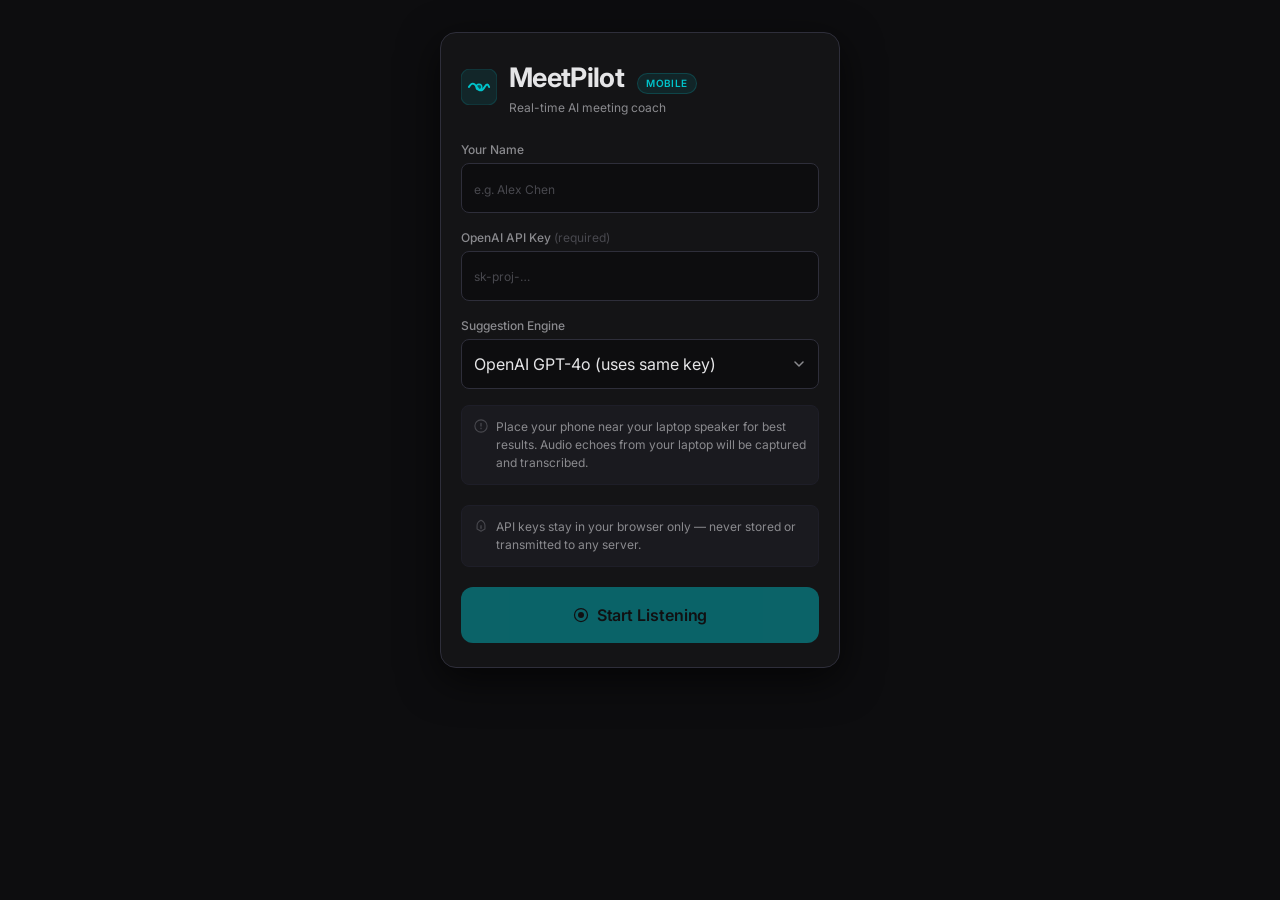
<file: meetpilot-mobile.html>
<!DOCTYPE html>
<html lang="en" data-theme="dark">
<head>
<!-- Google tag (gtag.js) -->
<script async src="https://www.googletagmanager.com/gtag/js?id=G-3C3R0KZ13K"></script>
<script>
  window.dataLayer = window.dataLayer || [];
  function gtag(){dataLayer.push(arguments);}
  gtag('js', new Date());
  gtag('config', 'G-3C3R0KZ13K');
</script>
  <meta charset="UTF-8">
  <meta name="viewport" content="width=device-width, initial-scale=1, maximum-scale=1, user-scalable=no, viewport-fit=cover">
  <title>MeetPilot Mobile — Real-Time AI Meeting Coach</title>
  <meta name="description" content="AI-powered real-time meeting coach for iPhone. Live transcription and contextual suggestions during customer calls.">
  <meta name="apple-mobile-web-app-capable" content="yes">
  <meta name="apple-mobile-web-app-status-bar-style" content="black-translucent">
  <meta name="apple-mobile-web-app-title" content="MeetPilot">
  <meta name="mobile-web-app-capable" content="yes">
  <meta name="theme-color" content="#0D0D0F">
  <link rel="apple-touch-icon" href="data:image/svg+xml,<svg xmlns='http://www.w3.org/2000/svg' viewBox='0 0 180 180'><rect width='180' height='180' rx='40' fill='%230D0D0F'/><path d='M30 90Q55 50 80 90Q105 130 130 90Q145 65 150 90' stroke='%2300C4CC' stroke-width='8' fill='none' stroke-linecap='round'/><circle cx='90' cy='90' r='12' fill='rgba(0,196,204,0.3)' stroke='%2300C4CC' stroke-width='5'/></svg>">
  <link rel="preconnect" href="https://fonts.googleapis.com">
  <link rel="preconnect" href="https://fonts.gstatic.com" crossorigin>
  <link href="https://fonts.googleapis.com/css2?family=Inter:wght@300;400;500;600;700&display=swap" rel="stylesheet">
  <style>
    /* ============================================================
       DESIGN TOKENS — MeetPilot Mobile
    ============================================================ */
    :root {
      /* Type Scale */
      --text-xs:   clamp(0.6875rem, 0.65rem + 0.2vw, 0.75rem);
      --text-sm:   clamp(0.8125rem, 0.75rem + 0.3vw, 0.9375rem);
      --text-base: clamp(0.875rem,  0.8rem  + 0.35vw, 1rem);
      --text-lg:   clamp(1rem,      0.9rem  + 0.5vw,  1.25rem);
      --text-xl:   clamp(1.25rem,   1rem    + 0.85vw, 1.75rem);

      /* 4px Spacing */
      --space-1:  0.25rem;
      --space-2:  0.5rem;
      --space-3:  0.75rem;
      --space-4:  1rem;
      --space-5:  1.25rem;
      --space-6:  1.5rem;
      --space-8:  2rem;
      --space-10: 2.5rem;
      --space-12: 3rem;
      --space-16: 4rem;

      /* Surfaces */
      --color-bg:             #0D0D0F;
      --color-surface:        #141416;
      --color-surface-2:      #1A1A1F;
      --color-surface-3:      #1F1F25;
      --color-surface-offset: #22222A;
      --color-divider:        #252530;
      --color-border:         #2E2E3A;
      --color-border-subtle:  #1E1E28;

      /* Text */
      --color-text:           #E5E5E7;
      --color-text-muted:     #8A8A8E;
      --color-text-faint:     #48484E;
      --color-text-inverse:   #0D0D0F;

      /* Primary Accent — Electric Teal */
      --color-primary:        #00C4CC;
      --color-primary-hover:  #00A8AF;
      --color-primary-active: #008D94;
      --color-primary-dim:    rgba(0, 196, 204, 0.1);
      --color-primary-glow:   rgba(0, 196, 204, 0.35);

      /* Status */
      --color-success:        #22C55E;
      --color-success-dim:    rgba(34, 197, 94, 0.12);
      --color-warning:        #F59E0B;
      --color-warning-dim:    rgba(245, 158, 11, 0.12);
      --color-error:          #EF4444;
      --color-error-dim:      rgba(239, 68, 68, 0.12);

      /* Category Tags */
      --color-blue:           #3B82F6;
      --color-blue-dim:       rgba(59, 130, 246, 0.14);
      --color-purple:         #A855F7;
      --color-purple-dim:     rgba(168, 85, 247, 0.14);
      --color-orange:         #F97316;
      --color-orange-dim:     rgba(249, 115, 22, 0.14);
      --color-green:          #22C55E;
      --color-green-dim:      rgba(34, 197, 94, 0.14);
      --color-cyan:           #06B6D4;
      --color-cyan-dim:       rgba(6, 182, 212, 0.14);

      /* Radius */
      --radius-sm:   0.25rem;
      --radius-md:   0.5rem;
      --radius-lg:   0.75rem;
      --radius-xl:   1rem;
      --radius-full: 9999px;

      /* Transitions */
      --ease-out: cubic-bezier(0.16, 1, 0.3, 1);
      --ease-in:  cubic-bezier(0.4, 0, 1, 1);
      --transition: 180ms cubic-bezier(0.16, 1, 0.3, 1);

      /* Shadows */
      --shadow-sm:  0 1px 3px rgba(0,0,0,0.45);
      --shadow-md:  0 4px 16px rgba(0,0,0,0.55);
      --shadow-lg:  0 12px 40px rgba(0,0,0,0.65);

      /* Fonts */
      --font-body:    'Inter', system-ui, -apple-system, sans-serif;
      --font-mono:    ui-monospace, 'SF Mono', 'JetBrains Mono', monospace;

      /* Safe areas */
      --sat: env(safe-area-inset-top, 0px);
      --sab: env(safe-area-inset-bottom, 0px);
      --sal: env(safe-area-inset-left, 0px);
      --sar: env(safe-area-inset-right, 0px);
    }

    /* ============================================================
       BASE RESET
    ============================================================ */
    *, *::before, *::after { box-sizing: border-box; margin: 0; padding: 0; }
    html {
      -webkit-font-smoothing: antialiased;
      -moz-osx-font-smoothing: grayscale;
      text-rendering: optimizeLegibility;
    }
    body {
      height: 100dvh;
      overflow: hidden;
      font-family: var(--font-body);
      font-size: var(--text-sm);
      color: var(--color-text);
      background: var(--color-bg);
      line-height: 1.5;
      -webkit-text-size-adjust: 100%;
      -webkit-tap-highlight-color: transparent;
      overscroll-behavior: none;
    }
    img, svg { display: block; }
    input, button, textarea, select { font: inherit; color: inherit; }
    button { cursor: pointer; background: none; border: none; padding: 0; }
    :focus-visible {
      outline: 2px solid var(--color-primary);
      outline-offset: 2px;
      border-radius: var(--radius-sm);
    }
    @media (prefers-reduced-motion: reduce) {
      *, *::before, *::after {
        animation-duration: 0.01ms !important;
        transition-duration: 0.01ms !important;
      }
    }

    /* ============================================================
       SCROLLBAR — thin for mobile browsers
    ============================================================ */
    ::-webkit-scrollbar { width: 3px; }
    ::-webkit-scrollbar-track { background: transparent; }
    ::-webkit-scrollbar-thumb { background: var(--color-border); border-radius: var(--radius-full); }

    /* ============================================================
       SCREENS
    ============================================================ */
    .screen {
      position: absolute;
      inset: 0;
      display: flex;
      flex-direction: column;
      opacity: 0;
      pointer-events: none;
      transition: opacity 300ms var(--ease-out);
    }
    .screen.active {
      opacity: 1;
      pointer-events: all;
    }

    /* ============================================================
       SETUP SCREEN
    ============================================================ */
    #screen-setup {
      align-items: center;
      justify-content: flex-start;
      background: var(--color-bg);
      padding: var(--space-6) var(--space-4);
      padding-top: calc(var(--sat) + var(--space-8));
      padding-bottom: calc(var(--sab) + var(--space-6));
      overflow-y: auto;
      -webkit-overflow-scrolling: touch;
    }

    .setup-panel {
      width: 100%;
      max-width: 400px;
      background: var(--color-surface);
      border: 1px solid var(--color-border);
      border-radius: var(--radius-xl);
      padding: var(--space-6) var(--space-5);
      box-shadow: var(--shadow-lg);
    }

    .setup-logo {
      display: flex;
      align-items: center;
      gap: var(--space-3);
      margin-bottom: var(--space-6);
    }
    .setup-logo-text {
      font-size: var(--text-xl);
      font-weight: 700;
      letter-spacing: -0.025em;
      color: var(--color-text);
    }
    .setup-mobile-badge {
      display: inline-flex;
      align-items: center;
      padding: 2px 8px;
      background: var(--color-primary-dim);
      border: 1px solid rgba(0,196,204,0.2);
      border-radius: var(--radius-full);
      font-size: 10px;
      font-weight: 600;
      color: var(--color-primary);
      letter-spacing: 0.04em;
      text-transform: uppercase;
      margin-left: var(--space-2);
    }
    .setup-tagline {
      font-size: var(--text-xs);
      color: var(--color-text-muted);
      margin-top: 2px;
      font-weight: 400;
    }

    .setup-field {
      display: flex;
      flex-direction: column;
      gap: var(--space-1);
      margin-bottom: var(--space-4);
    }
    .setup-label {
      font-size: var(--text-xs);
      font-weight: 500;
      color: var(--color-text-muted);
    }
    .setup-input {
      background: var(--color-bg);
      border: 1px solid var(--color-border);
      border-radius: var(--radius-md);
      padding: var(--space-3);
      font-size: 16px; /* 16px prevents iOS zoom on focus */
      color: var(--color-text);
      width: 100%;
      transition: border-color var(--transition), box-shadow var(--transition);
      outline: none;
      font-family: var(--font-mono);
      letter-spacing: 0.02em;
      min-height: 48px;
      -webkit-appearance: none;
    }
    .setup-input:focus {
      border-color: var(--color-primary);
      box-shadow: 0 0 0 3px var(--color-primary-dim);
    }
    .setup-input::placeholder {
      color: var(--color-text-faint);
      font-family: var(--font-body);
      font-size: var(--text-xs);
      letter-spacing: normal;
    }
    .setup-select {
      font-family: var(--font-body);
      letter-spacing: normal;
      appearance: none;
      -webkit-appearance: none;
      background-image: url("data:image/svg+xml,%3Csvg xmlns='http://www.w3.org/2000/svg' width='10' height='6' fill='none'%3E%3Cpath d='M1 1l4 4 4-4' stroke='%238A8A8E' stroke-width='1.5' stroke-linecap='round' stroke-linejoin='round'/%3E%3C/svg%3E");
      background-repeat: no-repeat;
      background-position: right 14px center;
      padding-right: 36px;
    }
    .setup-select option {
      background: var(--color-surface);
      color: var(--color-text);
    }

    .setup-note {
      display: flex;
      align-items: flex-start;
      gap: var(--space-2);
      background: var(--color-surface-2);
      border: 1px solid var(--color-border-subtle);
      border-radius: var(--radius-md);
      padding: var(--space-3);
      margin-bottom: var(--space-5);
    }
    .setup-note-icon {
      flex-shrink: 0;
      margin-top: 1px;
      color: var(--color-text-faint);
    }
    .setup-note-text {
      font-size: var(--text-xs);
      color: var(--color-text-muted);
      line-height: 1.5;
    }

    .setup-btn {
      width: 100%;
      display: flex;
      align-items: center;
      justify-content: center;
      gap: var(--space-2);
      padding: var(--space-4);
      background: var(--color-primary);
      color: var(--color-text-inverse);
      border-radius: var(--radius-lg);
      font-size: var(--text-base);
      font-weight: 600;
      cursor: pointer;
      border: none;
      transition: background var(--transition), transform var(--transition), box-shadow var(--transition);
      letter-spacing: -0.005em;
      min-height: 52px;
      -webkit-appearance: none;
    }
    .setup-btn:hover:not(:disabled) {
      background: var(--color-primary-hover);
    }
    .setup-btn:active:not(:disabled) {
      transform: scale(0.98);
      background: var(--color-primary-active);
    }
    .setup-btn:disabled {
      opacity: 0.45;
      cursor: not-allowed;
    }

    .setup-error {
      display: none;
      align-items: flex-start;
      gap: var(--space-2);
      background: var(--color-error-dim);
      border: 1px solid rgba(239,68,68,0.2);
      border-radius: var(--radius-md);
      padding: var(--space-3);
      margin-top: var(--space-3);
    }
    .setup-error.visible { display: flex; }
    .setup-error-text {
      font-size: var(--text-xs);
      color: var(--color-error);
      line-height: 1.5;
    }

    /* ============================================================
       SESSION SCREEN — Mobile Suggestions-Only
    ============================================================ */
    #screen-session {
      flex-direction: column;
      height: 100dvh;
      overflow: hidden;
    }

    /* TOP BAR — slim, touch-friendly */
    .topbar {
      display: flex;
      align-items: center;
      gap: var(--space-2);
      padding: 0 var(--space-3);
      padding-top: var(--sat);
      height: calc(var(--sat) + 48px);
      min-height: calc(var(--sat) + 48px);
      background: var(--color-surface);
      border-bottom: 1px solid var(--color-border);
      flex-shrink: 0;
    }

    .topbar-status {
      display: flex;
      align-items: center;
      gap: 6px;
      font-size: var(--text-xs);
      color: var(--color-text-muted);
      flex-shrink: 0;
    }
    .status-dot {
      width: 8px;
      height: 8px;
      border-radius: 50%;
      flex-shrink: 0;
      transition: background var(--transition), box-shadow var(--transition);
    }
    .status-dot.listening {
      background: var(--color-success);
      box-shadow: 0 0 0 2px var(--color-success-dim);
      animation: pulse-green 2.5s ease-in-out infinite;
    }
    .status-dot.processing {
      background: var(--color-warning);
      box-shadow: 0 0 0 2px var(--color-warning-dim);
      animation: pulse-yellow 1s ease-in-out infinite;
    }
    .status-dot.error {
      background: var(--color-error);
      box-shadow: 0 0 0 2px var(--color-error-dim);
    }
    .status-dot.idle {
      background: var(--color-text-faint);
    }
    @keyframes pulse-green {
      0%, 100% { box-shadow: 0 0 0 2px rgba(34,197,94,0.12); }
      50%       { box-shadow: 0 0 0 5px rgba(34,197,94,0.06), 0 0 10px rgba(34,197,94,0.3); }
    }
    @keyframes pulse-yellow {
      0%, 100% { opacity: 1; }
      50%       { opacity: 0.5; }
    }

    .topbar-timer {
      font-size: var(--text-xs);
      color: var(--color-text-faint);
      font-variant-numeric: tabular-nums;
      font-family: var(--font-mono);
      letter-spacing: 0.02em;
      margin-left: auto;
    }

    .topbar-regen {
      display: flex;
      align-items: center;
      justify-content: center;
      width: 36px;
      height: 36px;
      background: var(--color-surface-2);
      border: 1px solid var(--color-border);
      border-radius: var(--radius-md);
      color: var(--color-text-muted);
      flex-shrink: 0;
      transition: background var(--transition), color var(--transition);
    }
    .topbar-regen:active {
      background: var(--color-surface-3);
      color: var(--color-text);
    }
    .topbar-regen:disabled {
      opacity: 0.35;
    }
    .topbar-regen .regen-icon {
      display: inline-block;
      font-size: 16px;
      line-height: 1;
    }

    .topbar-stop {
      display: flex;
      align-items: center;
      justify-content: center;
      gap: 5px;
      padding: 0 var(--space-3);
      height: 36px;
      background: var(--color-error);
      color: white;
      border: none;
      border-radius: var(--radius-md);
      font-size: var(--text-xs);
      font-weight: 600;
      flex-shrink: 0;
      transition: background var(--transition);
      min-width: 60px;
    }
    .topbar-stop:active {
      background: #DC2626;
    }

    /* Audio Level Bar */
    .audio-level-bar {
      height: 3px;
      background: var(--color-surface-2);
      flex-shrink: 0;
      overflow: hidden;
    }
    .audio-level-fill {
      height: 100%;
      width: 0%;
      background: var(--color-success);
      transition: width 150ms linear, background 300ms;
      border-radius: 0 2px 2px 0;
    }

    /* Processing bar */
    .processing-bar {
      height: 2px;
      background: var(--color-border-subtle);
      flex-shrink: 0;
      overflow: hidden;
      position: relative;
    }
    .processing-fill {
      height: 100%;
      width: 0%;
      background: var(--color-primary);
      transition: width 200ms linear;
    }
    .processing-bar.active .processing-fill {
      animation: processing-slide 1.8s ease-in-out infinite;
    }
    @keyframes processing-slide {
      0%   { width: 0%; margin-left: 0%; }
      50%  { width: 60%; margin-left: 20%; }
      100% { width: 0%; margin-left: 100%; }
    }

    /* ─── SPEAKER IDENTIFICATION BANNER ─── */
    .speaker-banner {
      display: flex;
      align-items: flex-start;
      flex-direction: column;
      gap: var(--space-2);
      padding: var(--space-3) var(--space-4);
      background: var(--color-primary-dim);
      border-bottom: 1px solid rgba(0,196,204,0.15);
      flex-shrink: 0;
    }
    .speaker-banner-text {
      font-size: var(--text-xs);
      color: var(--color-text-muted);
    }
    .speaker-banner-text strong {
      color: var(--color-primary);
    }
    .speaker-banner-options {
      display: flex;
      gap: var(--space-2);
      flex-wrap: wrap;
      width: 100%;
    }
    .speaker-option-btn {
      flex: 1;
      min-width: 0;
      display: flex;
      flex-direction: column;
      gap: 2px;
      padding: var(--space-2) var(--space-3);
      background: var(--color-surface-2);
      border: 1px solid var(--color-border);
      border-radius: var(--radius-md);
      font-size: var(--text-xs);
      color: var(--color-text);
      cursor: pointer;
      min-height: 48px;
      transition: background var(--transition), border-color var(--transition);
    }
    .speaker-option-btn:active {
      background: var(--color-surface-3);
      border-color: var(--color-primary);
    }
    .speaker-option-label {
      font-weight: 600;
      color: var(--color-primary);
      font-size: 10px;
    }
    .speaker-option-preview {
      color: var(--color-text-muted);
      font-size: 10px;
      overflow: hidden;
      text-overflow: ellipsis;
      white-space: nowrap;
    }
    .speaker-skip-btn {
      padding: var(--space-2);
      background: transparent;
      border: 1px solid var(--color-border);
      border-radius: var(--radius-sm);
      font-size: 11px;
      color: var(--color-text-faint);
      cursor: pointer;
      min-height: 44px;
      min-width: 60px;
    }
    .speaker-status {
      padding: var(--space-2) var(--space-4);
      background: var(--color-surface);
      border-bottom: 1px solid var(--color-border-subtle);
      font-size: 11px;
      color: var(--color-text-faint);
      flex-shrink: 0;
    }
    .speaker-status strong { color: var(--color-primary); font-weight: 500; }

    /* ─── SUGGESTIONS FEED ─── */
    .suggestions-feed {
      flex: 1;
      overflow-y: auto;
      -webkit-overflow-scrolling: touch;
      padding: var(--space-3) var(--space-3);
      padding-bottom: calc(var(--sab) + 48px); /* space for floating pill */
      display: flex;
      flex-direction: column;
      gap: var(--space-3);
      overscroll-behavior: contain;
    }

    /* Empty state */
    .suggestions-empty {
      display: flex;
      flex-direction: column;
      align-items: center;
      justify-content: center;
      gap: var(--space-3);
      height: 100%;
      padding: var(--space-8);
      text-align: center;
    }
    .suggestions-empty-icon {
      color: var(--color-text-faint);
      opacity: 0.4;
    }
    .suggestions-empty-text {
      font-size: var(--text-xs);
      color: var(--color-text-faint);
      line-height: 1.7;
    }

    /* Suggestion Card */
    .suggestion-card {
      background: var(--color-surface-2);
      border: 1px solid var(--color-border);
      border-radius: var(--radius-lg);
      padding: var(--space-3);
      transition: border-color var(--transition);
      animation: card-enter 350ms var(--ease-out) both;
      flex-shrink: 0;
    }
    @keyframes card-enter {
      from {
        opacity: 0;
        transform: translateY(-8px) scale(0.98);
      }
      to {
        opacity: 1;
        transform: translateY(0) scale(1);
      }
    }

    .card-header {
      display: flex;
      align-items: center;
      justify-content: space-between;
      margin-bottom: var(--space-2);
      gap: var(--space-2);
    }
    .card-tag {
      display: inline-flex;
      align-items: center;
      padding: 3px 10px;
      border-radius: var(--radius-full);
      font-size: 11px;
      font-weight: 600;
      white-space: nowrap;
      letter-spacing: 0.01em;
    }
    .tag-talking    { background: var(--color-blue-dim);   color: var(--color-blue); }
    .tag-technical  { background: var(--color-purple-dim); color: var(--color-purple); }
    .tag-objection  { background: var(--color-orange-dim); color: var(--color-orange); }
    .tag-keyfact    { background: var(--color-green-dim);  color: var(--color-green); }
    .tag-question   { background: var(--color-cyan-dim);   color: var(--color-cyan); }

    .copy-btn {
      display: flex;
      align-items: center;
      justify-content: center;
      width: 36px;
      height: 36px;
      background: transparent;
      border: 1px solid var(--color-border);
      border-radius: var(--radius-md);
      color: var(--color-text-faint);
      flex-shrink: 0;
      transition: background var(--transition), color var(--transition), border-color var(--transition);
    }
    .copy-btn:active {
      background: var(--color-surface-3);
      color: var(--color-text-muted);
    }
    .copy-btn.copied {
      color: var(--color-success);
      border-color: rgba(34,197,94,0.3);
      background: var(--color-success-dim);
    }

    .card-text {
      font-size: var(--text-sm);
      color: var(--color-text);
      line-height: 1.65;
    }
    .card-footer {
      margin-top: var(--space-2);
      font-size: 10px;
      color: var(--color-text-faint);
      font-variant-numeric: tabular-nums;
    }

    /* ─── Error Banner ─── */
    .error-banner {
      display: none;
      align-items: center;
      gap: var(--space-2);
      padding: var(--space-3) var(--space-4);
      background: var(--color-error-dim);
      border-top: 1px solid rgba(239,68,68,0.15);
      flex-shrink: 0;
    }
    .error-banner.visible { display: flex; }
    .error-banner-text {
      font-size: var(--text-xs);
      color: var(--color-error);
      flex: 1;
    }
    .error-retry {
      padding: var(--space-2) var(--space-3);
      background: transparent;
      border: 1px solid rgba(239,68,68,0.3);
      border-radius: var(--radius-md);
      font-size: var(--text-xs);
      color: var(--color-error);
      cursor: pointer;
      min-height: 44px;
      min-width: 60px;
      display: flex;
      align-items: center;
      justify-content: center;
    }
    .error-retry:active { background: rgba(239,68,68,0.1); }

    /* ─── Floating Word Count Pill ─── */
    .word-pill {
      position: fixed;
      bottom: calc(var(--sab) + 12px);
      left: 50%;
      transform: translateX(-50%);
      display: none;
      align-items: center;
      gap: 6px;
      padding: 6px 14px;
      background: var(--color-surface);
      border: 1px solid var(--color-border);
      border-radius: var(--radius-full);
      font-size: 11px;
      color: var(--color-text-faint);
      font-variant-numeric: tabular-nums;
      box-shadow: var(--shadow-md);
      z-index: 100;
      backdrop-filter: blur(8px);
      -webkit-backdrop-filter: blur(8px);
    }
    .word-pill.visible { display: flex; }
    .word-pill-dot {
      width: 6px;
      height: 6px;
      border-radius: 50%;
      background: var(--color-success);
    }

    /* ============================================================
       SESSION SUMMARY SCREEN
    ============================================================ */
    #screen-summary {
      display: none;
      align-items: center;
      justify-content: flex-start;
      height: 100dvh;
      padding: var(--space-5) var(--space-4);
      padding-top: calc(var(--sat) + var(--space-6));
      padding-bottom: calc(var(--sab) + var(--space-6));
      overflow-y: auto;
      -webkit-overflow-scrolling: touch;
    }
    #screen-summary.active {
      display: flex;
    }
    .summary-panel {
      width: 100%;
      max-width: 400px;
      display: flex;
      flex-direction: column;
      gap: var(--space-4);
    }
    .summary-header {
      display: flex;
      align-items: center;
      gap: var(--space-3);
    }
    .summary-title {
      font-size: var(--text-lg);
      font-weight: 700;
      letter-spacing: -0.02em;
    }
    .summary-subtitle {
      font-size: var(--text-xs);
      color: var(--color-text-faint);
      margin-top: 2px;
    }
    .summary-stats {
      display: flex;
      gap: var(--space-2);
    }
    .summary-stat {
      flex: 1;
      display: flex;
      flex-direction: column;
      align-items: center;
      gap: var(--space-1);
      padding: var(--space-3);
      background: var(--color-surface);
      border: 1px solid var(--color-border-subtle);
      border-radius: var(--radius-lg);
    }
    .summary-stat-value {
      font-size: var(--text-lg);
      font-weight: 700;
      color: var(--color-primary);
      font-variant-numeric: tabular-nums;
    }
    .summary-stat-label {
      font-size: 10px;
      color: var(--color-text-faint);
      text-transform: uppercase;
      letter-spacing: 0.05em;
    }
    .summary-actions {
      display: flex;
      flex-direction: column;
      gap: var(--space-2);
      margin-top: var(--space-2);
    }
    .summary-export-btn {
      width: 100%;
      display: flex;
      align-items: center;
      justify-content: center;
      gap: var(--space-2);
      padding: var(--space-4);
      background: var(--color-primary);
      color: var(--color-text-inverse);
      border-radius: var(--radius-lg);
      font-size: var(--text-sm);
      font-weight: 600;
      border: none;
      min-height: 52px;
      transition: background var(--transition);
      -webkit-appearance: none;
    }
    .summary-export-btn:active {
      background: var(--color-primary-active);
    }
    .summary-export-secondary {
      background: var(--color-surface-2);
      color: var(--color-text);
      border: 1px solid var(--color-border);
    }
    .summary-export-secondary:active {
      background: var(--color-surface-3);
    }
    .summary-new-btn {
      width: 100%;
      display: flex;
      align-items: center;
      justify-content: center;
      gap: var(--space-2);
      padding: var(--space-3);
      background: transparent;
      color: var(--color-text-faint);
      border: none;
      border-radius: var(--radius-md);
      font-size: var(--text-xs);
      min-height: 48px;
    }
    .summary-new-btn:active {
      color: var(--color-text-muted);
    }

    /* Spin animation */
    @keyframes spin { to { transform: rotate(360deg); } }
  </style>
</head>
<body>

  <!-- ══════════════════════════════════════════════════════════
       SCREEN 1: SETUP
  ══════════════════════════════════════════════════════════ -->
  <div id="screen-setup" class="screen active">
    <div class="setup-panel">

      <!-- Logo -->
      <div class="setup-logo">
        <svg width="36" height="36" viewBox="0 0 32 32" fill="none" aria-label="MeetPilot logo" xmlns="http://www.w3.org/2000/svg">
          <rect width="32" height="32" rx="8" fill="rgba(0,196,204,0.1)" stroke="rgba(0,196,204,0.2)" stroke-width="1"/>
          <path d="M7 16 Q10.5 10 14 16 Q17.5 22 21 16 Q23.5 11.5 25 16" stroke="#00C4CC" stroke-width="1.75" stroke-linecap="round" stroke-linejoin="round" fill="none"/>
          <circle cx="16" cy="16" r="2.5" fill="rgba(0,196,204,0.3)" stroke="#00C4CC" stroke-width="1.25"/>
        </svg>
        <div>
          <div class="setup-logo-text">MeetPilot <span class="setup-mobile-badge">Mobile</span></div>
          <div class="setup-tagline">Real-time AI meeting coach</div>
        </div>
      </div>

      <!-- Your Name -->
      <div class="setup-field">
        <label class="setup-label" for="user-name-input">Your Name</label>
        <input
          class="setup-input"
          type="text"
          id="user-name-input"
          placeholder="e.g. Alex Chen"
          autocomplete="name"
          spellcheck="false"
          style="font-family:var(--font-body);letter-spacing:normal;"
        >
      </div>

      <!-- OpenAI API Key -->
      <div class="setup-field">
        <label class="setup-label" for="api-key-input">OpenAI API Key <span style="color:var(--color-text-faint);font-weight:400">(required)</span></label>
        <input
          class="setup-input"
          type="password"
          id="api-key-input"
          placeholder="sk-proj-…"
          autocomplete="off"
          spellcheck="false"
        >
      </div>

      <!-- Suggestion Engine -->
      <div class="setup-field">
        <label class="setup-label" for="llm-select">Suggestion Engine</label>
        <select class="setup-input setup-select" id="llm-select">
          <option value="openai" selected>OpenAI GPT-4o (uses same key)</option>
          <option value="anthropic">Anthropic Claude Sonnet</option>
          <option value="perplexity">Perplexity Sonar</option>
        </select>
      </div>

      <!-- Second API Key (for non-OpenAI) -->
      <div class="setup-field" id="llm-key-field" style="display:none;">
        <label class="setup-label" id="llm-key-label" for="llm-key-input">Anthropic API Key</label>
        <input
          class="setup-input"
          type="password"
          id="llm-key-input"
          placeholder="sk-ant-…"
          autocomplete="off"
          spellcheck="false"
        >
      </div>

      <!-- Tip note -->
      <div class="setup-note">
        <svg class="setup-note-icon" width="14" height="14" viewBox="0 0 16 16" fill="none" xmlns="http://www.w3.org/2000/svg">
          <circle cx="8" cy="8" r="7" stroke="currentColor" stroke-width="1.25"/>
          <path d="M8 5v3M8 10.5v.5" stroke="currentColor" stroke-width="1.5" stroke-linecap="round"/>
        </svg>
        <span class="setup-note-text">Place your phone near your laptop speaker for best results. Audio echoes from your laptop will be captured and transcribed.</span>
      </div>

      <!-- Security note -->
      <div class="setup-note">
        <svg class="setup-note-icon" width="14" height="14" viewBox="0 0 16 16" fill="none" xmlns="http://www.w3.org/2000/svg">
          <path d="M8 1.5C8 1.5 3.5 3.5 3.5 7.5V11.5L8 14L12.5 11.5V7.5C12.5 3.5 8 1.5 8 1.5Z" stroke="currentColor" stroke-width="1.25" stroke-linejoin="round"/>
          <circle cx="8" cy="8" r="1" fill="currentColor"/>
          <path d="M8 9.5V11" stroke="currentColor" stroke-width="1.25" stroke-linecap="round"/>
        </svg>
        <span class="setup-note-text">API keys stay in your browser only — never stored or transmitted to any server.</span>
      </div>

      <!-- Start Button -->
      <button class="setup-btn" id="start-btn" disabled>
        <svg width="16" height="16" viewBox="0 0 16 16" fill="none" xmlns="http://www.w3.org/2000/svg">
          <circle cx="8" cy="8" r="6.5" stroke="currentColor" stroke-width="1.25"/>
          <circle cx="8" cy="8" r="3" fill="currentColor"/>
        </svg>
        Start Listening
      </button>

      <!-- Error state -->
      <div id="setup-error" class="setup-error">
        <svg width="14" height="14" viewBox="0 0 16 16" fill="currentColor" style="flex-shrink:0;margin-top:1px;color:var(--color-error)">
          <path d="M8 1a7 7 0 100 14A7 7 0 008 1zm-.75 3.75a.75.75 0 011.5 0v4a.75.75 0 01-1.5 0v-4zm.75 7a1 1 0 110-2 1 1 0 010 2z"/>
        </svg>
        <span id="setup-error-text" class="setup-error-text">Unable to access microphone.</span>
      </div>
    </div>
  </div>

  <!-- ══════════════════════════════════════════════════════════
       SCREEN 2: ACTIVE SESSION
  ══════════════════════════════════════════════════════════ -->
  <div id="screen-session" class="screen">

    <!-- TOP BAR -->
    <div class="topbar">
      <div class="topbar-status" id="status-indicator">
        <span class="status-dot listening" id="status-dot"></span>
        <span id="status-label">Listening</span>
      </div>

      <div class="topbar-timer" id="session-timer">0:00</div>

      <button class="topbar-regen" id="regen-btn" title="Regenerate suggestions" aria-label="Regenerate suggestions">
        <span class="regen-icon">↺</span>
      </button>

      <button class="topbar-stop" id="stop-btn" aria-label="Stop session">
        <svg width="10" height="10" viewBox="0 0 10 10" fill="currentColor"><rect x="1.5" y="1.5" width="7" height="7" rx="1.5"/></svg>
        Stop
      </button>
    </div>

    <!-- Audio level bar -->
    <div class="audio-level-bar" id="audio-level-bar">
      <div class="audio-level-fill" id="audio-level-fill"></div>
    </div>

    <!-- Processing bar -->
    <div class="processing-bar" id="processing-bar">
      <div class="processing-fill"></div>
    </div>

    <!-- Speaker Identification Banner -->
    <div class="speaker-banner" id="speaker-banner" style="display:none;">
      <span class="speaker-banner-text">Which of these is <strong>you</strong>?</span>
      <div class="speaker-banner-options" id="speaker-options"></div>
      <button class="speaker-skip-btn" id="speaker-skip">Skip</button>
    </div>

    <!-- Speaker Status -->
    <div class="speaker-status" id="speaker-status" style="display:none;"></div>

    <!-- Error banner -->
    <div class="error-banner" id="error-banner">
      <svg width="14" height="14" viewBox="0 0 16 16" fill="currentColor" style="color:var(--color-error);flex-shrink:0">
        <path d="M8 1a7 7 0 100 14A7 7 0 008 1zm-.75 3.75a.75.75 0 011.5 0v4a.75.75 0 01-1.5 0v-4zm.75 7a1 1 0 110-2 1 1 0 010 2z"/>
      </svg>
      <span class="error-banner-text" id="error-banner-text">API error</span>
      <button class="error-retry" id="error-retry">Retry</button>
    </div>

    <!-- Suggestions Feed -->
    <div class="suggestions-feed" id="suggestions-feed">
      <div class="suggestions-empty" id="suggestions-empty">
        <svg class="suggestions-empty-icon" width="32" height="32" viewBox="0 0 24 24" fill="none" stroke="currentColor" stroke-width="1.5" xmlns="http://www.w3.org/2000/svg">
          <path d="M12 2C6.48 2 2 6.48 2 12s4.48 10 10 10 10-4.48 10-10S17.52 2 12 2z"/>
          <path d="M8 12 Q10 8 12 12 Q14 16 16 12"/>
          <circle cx="12" cy="12" r="1.5" fill="currentColor"/>
        </svg>
        <span class="suggestions-empty-text">Listening to your meeting…<br>Suggestions will appear as the conversation builds.</span>
      </div>
    </div>

    <!-- Floating Word Pill -->
    <div class="word-pill" id="word-pill">
      <span class="word-pill-dot"></span>
      <span id="word-count">0 words</span>
    </div>
  </div>

  <!-- ══════════════════════════════════════════════════════════
       SCREEN 3: SESSION SUMMARY
  ══════════════════════════════════════════════════════════ -->
  <div id="screen-summary" class="screen">
    <div class="summary-panel">
      <div class="summary-header">
        <svg width="32" height="32" viewBox="0 0 32 32" fill="none" xmlns="http://www.w3.org/2000/svg">
          <rect width="32" height="32" rx="8" fill="rgba(0,196,204,0.1)" stroke="rgba(0,196,204,0.2)" stroke-width="1"/>
          <path d="M7 16 Q10.5 10 14 16 Q17.5 22 21 16 Q23.5 11.5 25 16" stroke="#00C4CC" stroke-width="1.75" stroke-linecap="round" fill="none"/>
          <circle cx="16" cy="16" r="2.5" fill="rgba(0,196,204,0.3)" stroke="#00C4CC" stroke-width="1.25"/>
        </svg>
        <div>
          <div class="summary-title">Session Complete</div>
          <div class="summary-subtitle" id="summary-subtitle">Duration: 0:00 — 0 words</div>
        </div>
      </div>

      <div class="summary-stats">
        <div class="summary-stat">
          <span class="summary-stat-value" id="summary-duration">0:00</span>
          <span class="summary-stat-label">Duration</span>
        </div>
        <div class="summary-stat">
          <span class="summary-stat-value" id="summary-words">0</span>
          <span class="summary-stat-label">Words</span>
        </div>
        <div class="summary-stat">
          <span class="summary-stat-value" id="summary-suggestions">0</span>
          <span class="summary-stat-label">Suggestions</span>
        </div>
      </div>

      <div class="summary-actions">
        <button class="summary-export-btn" id="export-word-btn">
          <svg width="16" height="16" viewBox="0 0 16 16" fill="none" stroke="currentColor" stroke-width="1.25">
            <path d="M2 10v3a1 1 0 001 1h10a1 1 0 001-1v-3"/>
            <path d="M8 2v8M5 7l3 3 3-3"/>
          </svg>
          Export as Word (.doc)
        </button>
        <button class="summary-export-btn summary-export-secondary" id="export-text-btn">
          <svg width="16" height="16" viewBox="0 0 16 16" fill="none" stroke="currentColor" stroke-width="1.25">
            <rect x="2" y="1" width="12" height="14" rx="1.5"/>
            <path d="M5 5h6M5 8h6M5 11h3"/>
          </svg>
          Export as Text (.txt)
        </button>
      </div>

      <button class="summary-new-btn" id="summary-new-btn">
        <svg width="14" height="14" viewBox="0 0 16 16" fill="none">
          <circle cx="8" cy="8" r="6.5" stroke="currentColor" stroke-width="1.25"/>
          <circle cx="8" cy="8" r="3" fill="currentColor"/>
        </svg>
        Start New Session
      </button>
    </div>
  </div>

  <!-- ══════════════════════════════════════════════════════════
       APPLICATION LOGIC
  ══════════════════════════════════════════════════════════ -->
  <script>
  (function() {
    'use strict';

    // ─── State ───
    const state = {
      userName: '',
      apiKey: '',
      llmProvider: 'openai',
      llmKey: '',
      speakerIdentified: false,
      mySpeakerLabel: null,
      speakerMap: {},
      pendingIdentification: false,
      rawSegments: [],
      mediaStream: null,
      mediaRecorder: null,
      sessionActive: false,
      transcriptPaused: false,
      transcriptBuffer: '',
      fullTranscript: '',
      suggestions: [],
      suggestionHistory: [],
      sessionStart: null,
      sessionTimerInterval: null,
      suggestInterval: null,
      lastSuggestTime: 0,
      wordCount: 0,
      chunkBlobs: [],
      processingAI: false,
      errorCount: 0,
      wakeLock: null,
    };

    // ─── DOM Refs ───
    const $ = id => document.getElementById(id);

    const els = {
      screenSetup:    $('screen-setup'),
      screenSession:  $('screen-session'),
      screenSummary:  $('screen-summary'),
      summarySubtitle: $('summary-subtitle'),
      summaryDuration: $('summary-duration'),
      summaryWords:    $('summary-words'),
      summarySuggestions: $('summary-suggestions'),
      exportWordBtn:   $('export-word-btn'),
      exportTextBtn:   $('export-text-btn'),
      summaryNewBtn:   $('summary-new-btn'),
      userNameInput:  $('user-name-input'),
      apiKeyInput:    $('api-key-input'),
      llmSelect:      $('llm-select'),
      llmKeyField:    $('llm-key-field'),
      llmKeyLabel:    $('llm-key-label'),
      llmKeyInput:    $('llm-key-input'),
      startBtn:       $('start-btn'),
      setupError:     $('setup-error'),
      setupErrorText: $('setup-error-text'),
      statusDot:      $('status-dot'),
      statusLabel:    $('status-label'),
      sessionTimer:   $('session-timer'),
      stopBtn:        $('stop-btn'),
      processingBar:  $('processing-bar'),
      suggestionsFeed:$('suggestions-feed'),
      suggestionsEmpty: $('suggestions-empty'),
      wordCount:      $('word-count'),
      wordPill:       $('word-pill'),
      regenBtn:       $('regen-btn'),
      errorBanner:    $('error-banner'),
      errorBannerText:$('error-banner-text'),
      errorRetry:     $('error-retry'),
      speakerBanner:  $('speaker-banner'),
      speakerOptions: $('speaker-options'),
      speakerSkip:    $('speaker-skip'),
      speakerStatus:  $('speaker-status'),
      audioLevelFill: $('audio-level-fill'),
    };

    // ─── Input handlers ───
    els.userNameInput.addEventListener('input', function() {
      state.userName = this.value.trim();
    });

    els.apiKeyInput.addEventListener('input', function() {
      state.apiKey = this.value.trim();
      validateStartBtn();
    });
    els.apiKeyInput.addEventListener('paste', () => {
      setTimeout(() => {
        state.apiKey = els.apiKeyInput.value.trim();
        validateStartBtn();
      }, 0);
    });

    els.llmSelect.addEventListener('change', function() {
      state.llmProvider = this.value;
      if (this.value === 'openai') {
        els.llmKeyField.style.display = 'none';
        state.llmKey = '';
      } else if (this.value === 'anthropic') {
        els.llmKeyField.style.display = '';
        els.llmKeyLabel.textContent = 'Anthropic API Key';
        els.llmKeyInput.placeholder = 'sk-ant-…';
        els.llmKeyInput.value = '';
        state.llmKey = '';
      } else if (this.value === 'perplexity') {
        els.llmKeyField.style.display = '';
        els.llmKeyLabel.textContent = 'Perplexity API Key';
        els.llmKeyInput.placeholder = 'pplx-…';
        els.llmKeyInput.value = '';
        state.llmKey = '';
      }
      validateStartBtn();
    });

    els.llmKeyInput.addEventListener('input', function() {
      state.llmKey = this.value.trim();
      validateStartBtn();
    });
    els.llmKeyInput.addEventListener('paste', () => {
      setTimeout(() => {
        state.llmKey = els.llmKeyInput.value.trim();
        validateStartBtn();
      }, 0);
    });

    function validateStartBtn() {
      const hasOpenAI = state.apiKey.length >= 10;
      const needsLLMKey = state.llmProvider !== 'openai';
      const hasLLMKey = state.llmKey.length >= 10;
      els.startBtn.disabled = !hasOpenAI || (needsLLMKey && !hasLLMKey);
    }

    // ─── Start Button ───
    els.startBtn.addEventListener('click', async () => {
      if (!state.apiKey) return;
      await startSession();
    });

    // ─── Stop Button ───
    els.stopBtn.addEventListener('click', () => {
      stopSession();
    });

    // ─── Regenerate ───
    els.regenBtn.addEventListener('click', () => {
      if (state.transcriptBuffer.trim().length > 10) {
        generateSuggestions(true);
      }
    });

    // ─── Error Retry ───
    els.errorRetry.addEventListener('click', () => {
      hideError();
      generateSuggestions(true);
    });

    // ─── Speaker Skip ───
    els.speakerSkip.addEventListener('click', () => {
      state.speakerIdentified = true;
      els.speakerBanner.style.display = 'none';
      els.speakerStatus.style.display = 'block';
      els.speakerStatus.innerHTML = 'Speaker identification <strong>skipped</strong> — suggestions will be general.';
      setTimeout(() => { els.speakerStatus.style.display = 'none'; }, 4000);
    });

    // ─── Summary button handlers ───
    els.exportWordBtn.addEventListener('click', exportAsWord);
    els.exportTextBtn.addEventListener('click', exportAsText);
    els.summaryNewBtn.addEventListener('click', () => {
      state.fullTranscript = '';
      state.suggestionHistory = [];
      state.wordCount = 0;
      state.transcriptBuffer = '';
      els.startBtn.innerHTML = `
        <svg width="16" height="16" viewBox="0 0 16 16" fill="none"><circle cx="8" cy="8" r="6.5" stroke="currentColor" stroke-width="1.25"/><circle cx="8" cy="8" r="3" fill="currentColor"/></svg>
        Start Listening
      `;
      els.startBtn.disabled = !state.apiKey;
      els.setupError.classList.remove('visible');
      showScreen(els.screenSetup);
    });

    // ─── Logging (console only, no debug panel) ───
    function log(msg, level = 'info') {
      console.log(`[MeetPilot Mobile] ${msg}`);
    }

    // ─── Session Timer ───
    function startTimer() {
      state.sessionStart = Date.now();
      state.sessionTimerInterval = setInterval(() => {
        const elapsed = Math.floor((Date.now() - state.sessionStart) / 1000);
        const m = Math.floor(elapsed / 60);
        const s = elapsed % 60;
        els.sessionTimer.textContent = `${m}:${s.toString().padStart(2, '0')}`;
      }, 1000);
    }

    function stopTimer() {
      if (state.sessionTimerInterval) clearInterval(state.sessionTimerInterval);
    }

    // ─── Screens ───
    function showScreen(screenEl) {
      document.querySelectorAll('.screen').forEach(s => s.classList.remove('active'));
      screenEl.classList.add('active');
    }

    // ─── Set Status ───
    function setStatus(type, label) {
      els.statusDot.className = 'status-dot ' + type;
      els.statusLabel.textContent = label;
    }

    // ─── Processing bar ───
    function setProcessing(active) {
      els.processingBar.classList.toggle('active', active);
    }

    // ─── Error banner ───
    function showError(msg) {
      els.errorBannerText.textContent = msg;
      els.errorBanner.classList.add('visible');
    }
    function hideError() {
      els.errorBanner.classList.remove('visible');
    }

    // ─── Wake Lock ───
    async function requestWakeLock() {
      try {
        if ('wakeLock' in navigator) {
          state.wakeLock = await navigator.wakeLock.request('screen');
          log('Wake lock acquired — screen will stay on');
          state.wakeLock.addEventListener('release', () => {
            log('Wake lock released');
          });
        }
      } catch (err) {
        log(`Wake lock failed: ${err.message}`, 'warn');
      }
    }

    async function releaseWakeLock() {
      try {
        if (state.wakeLock) {
          await state.wakeLock.release();
          state.wakeLock = null;
        }
      } catch (_) {}
    }

    // Re-acquire wake lock when page becomes visible again
    document.addEventListener('visibilitychange', () => {
      if (document.visibilityState === 'visible' && state.sessionActive) {
        requestWakeLock();
      }
    });

    // ─── Start Session ───
    async function startSession() {
      els.startBtn.disabled = true;
      els.startBtn.innerHTML = `
        <svg width="16" height="16" viewBox="0 0 16 16" fill="none" style="animation:spin 1s linear infinite">
          <circle cx="8" cy="8" r="6" stroke="currentColor" stroke-width="1.5" stroke-dasharray="22 15"/>
        </svg>
        Requesting mic…
      `;

      try {
        // iPhone mic — echoCancellation OFF to capture laptop speaker audio
        const stream = await navigator.mediaDevices.getUserMedia({
          audio: {
            echoCancellation: false,
            noiseSuppression: false,
            autoGainControl: true,
          },
          video: false,
        });

        const audioTracks = stream.getAudioTracks();
        if (audioTracks.length === 0) {
          throw new Error('NO_AUDIO');
        }

        state.mediaStream = stream;
        state.sessionActive = true;

        // Switch to session screen
        showScreen(els.screenSession);
        setStatus('listening', 'Listening…');
        startTimer();
        hideError();

        // Reset state
        state.transcriptBuffer = '';
        state.fullTranscript = '';
        state.wordCount = 0;
        state.suggestions = [];
        state.suggestionHistory = [];
        state.chunkBlobs = [];
        state.processingAI = false;
        state.errorCount = 0;
        state.speakerIdentified = false;
        state.mySpeakerLabel = null;
        state.speakerMap = {};
        state.pendingIdentification = false;
        state.rawSegments = [];
        els.speakerBanner.style.display = 'none';
        els.speakerStatus.style.display = 'none';
        els.wordPill.classList.remove('visible');

        // Remove old suggestion cards
        const oldCards = els.suggestionsFeed.querySelectorAll('.suggestion-card');
        oldCards.forEach(c => c.remove());
        if (els.suggestionsEmpty) els.suggestionsEmpty.style.display = '';

        // Keep screen on
        await requestWakeLock();

        // Start recording
        startRecording();
        log(`Session started — LLM: ${state.llmProvider}, Mime: ${getSupportedMimeType() || 'default'}`);

        // Schedule AI suggestions every 15s
        state.suggestInterval = setInterval(() => {
          const now = Date.now();
          if (!state.transcriptPaused && now - state.lastSuggestTime >= 14000) {
            if (state.transcriptBuffer.trim().length > 20) {
              generateSuggestions(false);
            }
          }
        }, 5000);

        // Handle stream ending
        stream.addEventListener('inactive', () => {
          if (state.sessionActive) stopSession();
        });
        audioTracks.forEach(t => {
          t.addEventListener('ended', () => {
            if (state.sessionActive) stopSession();
          });
        });

      } catch (err) {
        console.error('Audio capture failed:', err);
        let msg = 'Unable to access microphone.';
        if (err.name === 'NotAllowedError' || err.name === 'PermissionDeniedError') {
          msg = 'Microphone access denied. Please allow microphone access in Settings > Safari > Microphone.';
        } else if (err.message === 'NO_AUDIO') {
          msg = 'No microphone found. Please check your audio settings.';
        } else if (err.name === 'AbortError' || err.name === 'NotSupportedError') {
          msg = 'Audio capture not supported on this browser. Try Chrome or Safari.';
        }
        els.setupErrorText.textContent = msg;
        els.setupError.classList.add('visible');
        els.startBtn.disabled = false;
        els.startBtn.innerHTML = `
          <svg width="16" height="16" viewBox="0 0 16 16" fill="none"><circle cx="8" cy="8" r="6.5" stroke="currentColor" stroke-width="1.25"/><circle cx="8" cy="8" r="3" fill="currentColor"/></svg>
          Start Listening
        `;
      }
    }

    // ─── Stop Session ───
    function stopSession() {
      state.sessionActive = false;
      state.transcriptPaused = false;

      const sessionDuration = state.sessionStart ? Math.floor((Date.now() - state.sessionStart) / 1000) : 0;
      const durationStr = `${Math.floor(sessionDuration / 60)}:${(sessionDuration % 60).toString().padStart(2, '0')}`;

      if (state.mediaRecorder && state.mediaRecorder.state !== 'inactive') {
        try { state.mediaRecorder.stop(); } catch(_) {}
      }
      if (state.mediaStream) {
        state.mediaStream.getTracks().forEach(t => t.stop());
        state.mediaStream = null;
      }
      if (state._audioCtx) {
        try { state._audioCtx.close(); } catch(_) {}
        state._audioCtx = null;
      }
      if (state.suggestInterval) clearInterval(state.suggestInterval);
      stopTimer();
      setProcessing(false);
      releaseWakeLock();

      if (state._transcribeQueue) state._transcribeQueue = [];

      setTimeout(() => {
        populateSummary(durationStr);
        showScreen(els.screenSummary);
      }, 200);
    }

    // ─── Populate Summary ───
    function populateSummary(durationStr) {
      els.summaryDuration.textContent = durationStr;
      els.summaryWords.textContent = state.wordCount.toLocaleString();
      els.summarySuggestions.textContent = state.suggestionHistory.length;
      els.summarySubtitle.textContent = `Duration: ${durationStr} — ${state.wordCount.toLocaleString()} words captured`;
    }

    // ─── Export as Word (.doc) with iOS share sheet ───
    function exportAsWord() {
      const now = new Date();
      const dateStr = now.toLocaleDateString('en-US', { weekday: 'long', year: 'numeric', month: 'long', day: 'numeric' });
      const timeStr = now.toLocaleTimeString('en-US', { hour: '2-digit', minute: '2-digit', hour12: true });
      const filename = `MeetPilot_Session_${now.toISOString().slice(0,10)}_${now.toTimeString().slice(0,5).replace(':','')}.doc`;

      let html = `
<html xmlns:o="urn:schemas-microsoft-com:office:office" xmlns:w="urn:schemas-microsoft-com:office:word" xmlns="http://www.w3.org/TR/REC-html40">
<head>
<meta charset="utf-8">
<style>
  body { font-family: 'Calibri', 'Arial', sans-serif; font-size: 11pt; color: #1a1a1a; line-height: 1.6; margin: 40px; }
  h1 { font-size: 22pt; color: #00A8AF; margin-bottom: 4px; font-weight: 700; }
  h2 { font-size: 14pt; color: #333; margin-top: 24px; margin-bottom: 8px; border-bottom: 2px solid #00C4CC; padding-bottom: 4px; font-weight: 600; }
  .meta { font-size: 9pt; color: #888; margin-bottom: 20px; }
  .stats-table { width: 100%; border-collapse: collapse; margin: 12px 0 20px 0; }
  .stats-table td { padding: 8px 16px; text-align: center; border: 1px solid #e0e0e0; }
  .stats-table .value { font-size: 16pt; font-weight: 700; color: #00A8AF; }
  .stats-table .label { font-size: 8pt; color: #888; text-transform: uppercase; letter-spacing: 0.5px; }
  .transcript-line { margin: 4px 0; font-size: 10pt; }
  .timestamp { color: #888; font-size: 9pt; }
  .speaker-you { color: #00A8AF; font-weight: 600; }
  .speaker-customer { color: #A855F7; font-weight: 600; }
  .suggestion-item { margin: 10px 0; padding: 8px 12px; background: #f7f7f7; border-left: 3px solid #00C4CC; border-radius: 2px; }
  .suggestion-type { font-size: 9pt; font-weight: 600; color: #00A8AF; text-transform: uppercase; letter-spacing: 0.3px; }
  .suggestion-text { font-size: 10pt; margin-top: 4px; }
  .suggestion-time { font-size: 8pt; color: #aaa; margin-top: 2px; }
  .footer { margin-top: 30px; padding-top: 12px; border-top: 1px solid #ddd; font-size: 8pt; color: #aaa; }
</style>
</head>
<body>

<h1>MeetPilot Session Report</h1>
<div class="meta">${dateStr} at ${timeStr}</div>

<table class="stats-table">
  <tr>
    <td><div class="value">${els.summaryDuration.textContent}</div><div class="label">Duration</div></td>
    <td><div class="value">${state.wordCount.toLocaleString()}</div><div class="label">Words</div></td>
    <td><div class="value">${state.suggestionHistory.length}</div><div class="label">Suggestions</div></td>
  </tr>
</table>

<h2>Transcript</h2>
`;

      if (state.fullTranscript.trim()) {
        const lines = state.fullTranscript.trim().split('\n');
        lines.forEach(line => {
          let formatted = escapeHtml(line)
            .replace(/\[You\]:/g, '<span class="speaker-you">[You]:</span>')
            .replace(/\[Customer\]:/g, '<span class="speaker-customer">[Customer]:</span>')
            .replace(/\[(\d{2}:\d{2})\]/g, '<span class="timestamp">[$1]</span>');
          html += `<div class="transcript-line">${formatted}</div>\n`;
        });
      } else {
        html += '<p style="color:#888;">No transcript was recorded during this session.</p>\n';
      }

      html += '\n<h2>AI Suggestions</h2>\n';

      if (state.suggestionHistory.length > 0) {
        state.suggestionHistory.forEach(s => {
          html += `<div class="suggestion-item">
  <div class="suggestion-type">${escapeHtml(s.type)}</div>
  <div class="suggestion-text">${escapeHtml(s.text)}</div>
  <div class="suggestion-time">${escapeHtml(s.time)}</div>
</div>\n`;
        });
      } else {
        html += '<p style="color:#888;">No suggestions were generated during this session.</p>\n';
      }

      html += `\n<div class="footer">Generated by MeetPilot Mobile \u2014 Real-Time AI Meeting Coach</div>\n</body>\n</html>`;

      const blob = new Blob([html], { type: 'application/msword' });
      shareOrDownload(blob, filename, 'application/msword');
    }

    // ─── Export as Text (.txt) with iOS share sheet ───
    function exportAsText() {
      const now = new Date();
      const dateStr = now.toLocaleDateString('en-US', { weekday: 'long', year: 'numeric', month: 'long', day: 'numeric' });
      const timeStr = now.toLocaleTimeString('en-US', { hour: '2-digit', minute: '2-digit', hour12: true });
      const filename = `MeetPilot_Session_${now.toISOString().slice(0,10)}_${now.toTimeString().slice(0,5).replace(':','')}.txt`;

      let text = `MEETPILOT SESSION REPORT\n`;
      text += `${'='.repeat(50)}\n`;
      text += `Date: ${dateStr} at ${timeStr}\n`;
      text += `Duration: ${els.summaryDuration.textContent} | Words: ${state.wordCount.toLocaleString()} | Suggestions: ${state.suggestionHistory.length}\n`;
      text += `${'='.repeat(50)}\n\n`;

      text += `TRANSCRIPT\n`;
      text += `${'-'.repeat(50)}\n`;
      if (state.fullTranscript.trim()) {
        text += state.fullTranscript.trim() + '\n';
      } else {
        text += 'No transcript was recorded during this session.\n';
      }

      text += `\n\nAI SUGGESTIONS\n`;
      text += `${'-'.repeat(50)}\n`;
      if (state.suggestionHistory.length > 0) {
        state.suggestionHistory.forEach((s) => {
          text += `\n[${s.time}] ${s.type}\n${s.text}\n`;
        });
      } else {
        text += 'No suggestions were generated during this session.\n';
      }

      text += `\n${'='.repeat(50)}\nGenerated by MeetPilot Mobile \u2014 Real-Time AI Meeting Coach\n`;

      const blob = new Blob([text], { type: 'text/plain' });
      shareOrDownload(blob, filename, 'text/plain');
    }

    // ─── Share via native share sheet or fallback to download ───
    async function shareOrDownload(blob, filename, mimeType) {
      // Try navigator.share (iOS share sheet)
      if (navigator.share && navigator.canShare) {
        try {
          const file = new File([blob], filename, { type: mimeType });
          const shareData = { files: [file] };
          if (navigator.canShare(shareData)) {
            await navigator.share(shareData);
            return;
          }
        } catch (err) {
          if (err.name === 'AbortError') return; // User cancelled
          log(`Share failed, falling back to download: ${err.message}`);
        }
      }

      // Fallback: blob download
      const url = URL.createObjectURL(blob);
      const a = document.createElement('a');
      a.href = url;
      a.download = filename;
      document.body.appendChild(a);
      a.click();
      document.body.removeChild(a);
      URL.revokeObjectURL(url);
    }

    // ─── MediaRecorder Setup (robust stop/start cycle) ───
    function startRecording() {
      if (!state.mediaStream) return;

      const mimeType = getSupportedMimeType();
      state._recMime = mimeType;
      state._transcribeQueue = [];
      state._activeTranscriptions = 0;
      const MAX_CONCURRENT = 2;

      // Audio level monitoring
      try {
        const audioCtx = new (window.AudioContext || window.webkitAudioContext)();
        const source = audioCtx.createMediaStreamSource(state.mediaStream);
        const analyser = audioCtx.createAnalyser();
        analyser.fftSize = 256;
        source.connect(analyser);
        state._analyser = analyser;
        state._audioCtx = audioCtx;
        startAudioLevelMonitor(analyser);
      } catch (e) {
        console.warn('Audio level monitor unavailable:', e);
      }

      function createAndStartRecorder() {
        if (!state.sessionActive || !state.mediaStream) return;

        let recorder;
        const options = mimeType ? { mimeType } : {};
        try {
          recorder = new MediaRecorder(state.mediaStream, options);
        } catch (e) {
          recorder = new MediaRecorder(state.mediaStream);
        }

        const chunks = [];

        recorder.ondataavailable = (e) => {
          if (e.data && e.data.size > 0) {
            chunks.push(e.data);
          }
        };

        recorder.onstop = () => {
          if (chunks.length > 0) {
            const blob = new Blob(chunks, { type: recorder.mimeType || 'audio/webm' });
            log(`Chunk: ${(blob.size / 1024).toFixed(1)} KB`);
            if (blob.size > 500) {
              state._transcribeQueue.push(blob);
              processTranscribeQueue();
            } else {
              log('Chunk too small, skipping');
            }
          }

          if (state.sessionActive) {
            setTimeout(() => createAndStartRecorder(), 100);
          }
        };

        recorder.onerror = (e) => {
          console.error('MediaRecorder error:', e);
          log(`Recorder error: ${e.error?.name || 'unknown'}`);
          if (state.sessionActive) {
            setTimeout(() => createAndStartRecorder(), 500);
          }
        };

        state.mediaRecorder = recorder;
        recorder.start();

        // Stop after 10 seconds (task says 10-second recording chunks)
        setTimeout(() => {
          if (recorder.state === 'recording') {
            recorder.stop();
          }
        }, 10000);
      }

      createAndStartRecorder();

      async function processTranscribeQueue() {
        while (state._transcribeQueue.length > 0 && state._activeTranscriptions < MAX_CONCURRENT) {
          if (state.transcriptPaused) return;
          const blob = state._transcribeQueue.shift();
          state._activeTranscriptions++;
          log(`Sending to Whisper (${state._activeTranscriptions} in flight, ${state._transcribeQueue.length} queued)`);
          transcribeChunk(blob).finally(() => {
            state._activeTranscriptions--;
            if (state._transcribeQueue.length > 0) {
              processTranscribeQueue();
            }
          });
        }
      }

      state._processQueue = processTranscribeQueue;
    }

    // ─── Audio Level Monitor ───
    function startAudioLevelMonitor(analyser) {
      const dataArray = new Uint8Array(analyser.frequencyBinCount);
      let silentSeconds = 0;
      let lastWarnTime = 0;

      function check() {
        if (!state.sessionActive) return;
        analyser.getByteFrequencyData(dataArray);
        const avg = dataArray.reduce((a, b) => a + b, 0) / dataArray.length;

        // Update visual level bar
        const pct = Math.min(100, (avg / 128) * 100);
        els.audioLevelFill.style.width = pct + '%';
        els.audioLevelFill.style.background = avg < 2 ? 'var(--color-error)' : avg < 10 ? 'var(--color-warning)' : 'var(--color-success)';

        if (avg < 2) {
          silentSeconds += 1;
          if (silentSeconds >= 10 && Date.now() - lastWarnTime > 30000) {
            log(`WARNING: No audio detected for ${silentSeconds}s`, 'warn');
            lastWarnTime = Date.now();
          }
        } else {
          if (silentSeconds >= 10) {
            log(`Audio signal restored (level: ${avg.toFixed(0)})`);
          }
          silentSeconds = 0;
        }

        setTimeout(check, 1000);
      }
      check();
    }

    function getSupportedMimeType() {
      const types = [
        'audio/webm;codecs=opus',
        'audio/webm',
        'audio/ogg;codecs=opus',
        'audio/mp4',
      ];
      for (const t of types) {
        if (typeof MediaRecorder !== 'undefined' && MediaRecorder.isTypeSupported(t)) return t;
      }
      return null;
    }

    function sleep(ms) {
      return new Promise(r => setTimeout(r, ms));
    }

    // ─── Transcription via Whisper API ───
    async function transcribeChunk(blob, retryCount = 0) {
      if (!state.apiKey || !state.sessionActive) return;

      setStatus('processing', 'Transcribing…');
      setProcessing(true);

      try {
        const formData = new FormData();
        const ext = blob.type.includes('ogg') ? 'ogg' : blob.type.includes('mp4') ? 'mp4' : 'webm';
        formData.append('file', blob, `chunk.${ext}`);
        formData.append('model', 'whisper-1');
        formData.append('response_format', 'verbose_json');
        formData.append('timestamp_granularities[]', 'segment');
        formData.append('language', 'en');

        const startTime = Date.now();
        const controller = new AbortController();
        const timeout = setTimeout(() => controller.abort(), 30000);

        const response = await fetch('https://api.openai.com/v1/audio/transcriptions', {
          method: 'POST',
          headers: {
            'Authorization': `Bearer ${state.apiKey}`,
          },
          body: formData,
          signal: controller.signal,
        });

        clearTimeout(timeout);
        const elapsed = ((Date.now() - startTime) / 1000).toFixed(1);

        if (!response.ok) {
          const errText = await response.text().catch(() => 'Unknown error');
          log(`Whisper API error ${response.status} (${elapsed}s): ${errText.slice(0, 100)}`, 'error');
          if (response.status === 401) {
            showError('Invalid API key. Please check your OpenAI key and restart.');
          } else if (response.status === 429 && retryCount < 2) {
            log(`Rate limited, retrying in 3s (attempt ${retryCount + 1})...`, 'warn');
            await sleep(3000);
            return transcribeChunk(blob, retryCount + 1);
          }
          setStatus('error', 'Error');
          setProcessing(false);
          return;
        }

        const data = await response.json();
        const fullText = (data.text || '').trim();
        const segments = data.segments || [];
        const duration = data.duration ? data.duration.toFixed(1) : '?';

        log(`Transcribed ${duration}s in ${elapsed}s: "${fullText.slice(0, 80)}${fullText.length > 80 ? '...' : ''}"`);

        if (fullText && fullText.length > 1) {
          // Speaker identification
          if (!state.speakerIdentified && segments.length > 0) {
            state.rawSegments.push(...segments);
            if (state.rawSegments.length >= 3 && !state.pendingIdentification) {
              identifySpeakers();
            }
          }

          // Build labeled transcript
          if (state.speakerIdentified && Object.keys(state.speakerMap).length > 0 && segments.length > 0) {
            appendTranscriptWithSpeakers(fullText, segments);
          } else {
            appendTranscript(fullText, null);
          }

          hideError();
          state.errorCount = 0;
        } else {
          log('Empty transcript (silence/noise)');
        }

        setStatus('listening', 'Listening…');
        setProcessing(false);

      } catch (err) {
        if (err.name === 'AbortError') {
          log('Whisper request timed out (30s)', 'error');
          if (retryCount < 1) {
            log('Retrying timed-out chunk...');
            return transcribeChunk(blob, retryCount + 1);
          }
        } else {
          log(`Transcription error: ${err.message}`, 'error');
        }
        state.errorCount++;
        if (state.errorCount >= 3) {
          showError('Repeated API errors. Check your connection and API key.');
        }
        setStatus('listening', 'Listening…');
        setProcessing(false);
      }
    }

    // ─── Speaker Identification via GPT-4o ───
    async function identifySpeakers() {
      if (state.pendingIdentification || state.speakerIdentified) return;
      state.pendingIdentification = true;

      try {
        const segmentTexts = state.rawSegments.map((s, i) => {
          return `[Segment ${i+1}, ${s.start.toFixed(1)}s-${s.end.toFixed(1)}s]: "${s.text.trim()}"`;
        }).join('\n');

        const response = await fetch('https://api.openai.com/v1/chat/completions', {
          method: 'POST',
          headers: {
            'Authorization': `Bearer ${state.apiKey}`,
            'Content-Type': 'application/json',
          },
          body: JSON.stringify({
            model: 'gpt-4o',
            messages: [
              {
                role: 'system',
                content: `You are analyzing a meeting transcript to identify different speakers. The transcript comes from a B2B sales meeting. One speaker is the sales professional (the user), and the other is the customer/prospect.

Analyze the segments below and group them by speaker. Look for:
- Changes in topic, tone, or perspective between segments
- Questions vs answers patterns
- Who is presenting/selling vs who is asking/evaluating

Return ONLY a JSON object with this format:
{"speakers": [{"label": "Speaker A", "preview": "first 15 words of their speech...", "segments": [1,3,5]}, {"label": "Speaker B", "preview": "first 15 words of their speech...", "segments": [2,4,6]}]}

If you can only detect one speaker, return just one entry. Maximum 2 speakers.`
              },
              {
                role: 'user',
                content: `Here are the transcript segments:\n\n${segmentTexts}`
              }
            ],
            temperature: 0.3,
            max_tokens: 400,
          }),
        });

        if (!response.ok) {
          state.pendingIdentification = false;
          return;
        }

        const result = await response.json();
        const rawText = result.choices?.[0]?.message?.content?.trim() || '';

        let parsed;
        try {
          const jsonStr = rawText.replace(/^```(?:json)?\s*/i, '').replace(/\s*```$/, '').trim();
          parsed = JSON.parse(jsonStr);
        } catch (e) {
          const match = rawText.match(/\{[\s\S]*\}/);
          if (match) {
            try { parsed = JSON.parse(match[0]); } catch(_) {}
          }
        }

        if (parsed?.speakers && parsed.speakers.length >= 2) {
          showSpeakerBanner(parsed.speakers);
        } else if (parsed?.speakers && parsed.speakers.length === 1) {
          state.pendingIdentification = false;
        } else {
          state.pendingIdentification = false;
        }

      } catch (err) {
        console.error('Speaker identification error:', err);
        state.pendingIdentification = false;
      }
    }

    // ─── Show Speaker Banner ───
    function showSpeakerBanner(speakers) {
      els.speakerOptions.innerHTML = '';

      speakers.forEach((spk) => {
        const btn = document.createElement('button');
        btn.className = 'speaker-option-btn';
        btn.innerHTML = `
          <span class="speaker-option-label">${escapeHtml(spk.label)}</span>
          <span class="speaker-option-preview">"${escapeHtml(spk.preview.slice(0, 60))}${spk.preview.length > 60 ? '…' : ''}"</span>
        `;
        btn.addEventListener('click', () => {
          selectSpeaker(spk.label, speakers);
        });
        els.speakerOptions.appendChild(btn);
      });

      els.speakerBanner.style.display = '';
    }

    // ─── Speaker Selected ───
    function selectSpeaker(myLabel, speakers) {
      state.speakerIdentified = true;
      state.mySpeakerLabel = myLabel;

      speakers.forEach(spk => {
        if (spk.label === myLabel) {
          state.speakerMap[spk.label] = 'You';
        } else {
          state.speakerMap[spk.label] = 'Customer';
        }
      });

      els.speakerBanner.style.display = 'none';
      els.speakerStatus.style.display = 'block';
      els.speakerStatus.innerHTML = `Speakers identified — <strong>You</strong> = ${escapeHtml(myLabel)}`;

      setTimeout(() => {
        els.speakerStatus.style.display = 'none';
      }, 4000);
    }

    // ─── Append Transcript with Speaker Labels ───
    async function appendTranscriptWithSpeakers(text, segments) {
      try {
        const recentContext = state.transcriptBuffer.slice(-2000);
        const response = await fetch('https://api.openai.com/v1/chat/completions', {
          method: 'POST',
          headers: {
            'Authorization': `Bearer ${state.apiKey}`,
            'Content-Type': 'application/json',
          },
          body: JSON.stringify({
            model: 'gpt-4o-mini',
            messages: [
              {
                role: 'system',
                content: `You label transcript chunks with speaker identity. In this meeting, the speakers have been identified. The user (sales rep) was identified as "${state.mySpeakerLabel}". Based on conversational cues (questions vs answers, topic shifts, perspective), determine if this new chunk is spoken by "You" (the sales rep) or "Customer".

Return ONLY a JSON object: {"speaker": "You"} or {"speaker": "Customer"}
If truly unclear, return {"speaker": "unknown"}`
              },
              {
                role: 'user',
                content: `Recent conversation context:\n${recentContext}\n\nNew chunk to label:\n"${text}"`
              }
            ],
            temperature: 0.1,
            max_tokens: 30,
          }),
        });

        if (response.ok) {
          const data = await response.json();
          const raw = data.choices?.[0]?.message?.content?.trim() || '';
          let speaker = null;
          try {
            const jsonStr = raw.replace(/^```(?:json)?\s*/i, '').replace(/\s*```$/, '').trim();
            const parsed = JSON.parse(jsonStr);
            if (parsed.speaker === 'You' || parsed.speaker === 'Customer') {
              speaker = parsed.speaker;
            }
          } catch(_) {
            if (raw.includes('"You"')) speaker = 'You';
            else if (raw.includes('"Customer"')) speaker = 'Customer';
          }
          appendTranscript(text, speaker);
        } else {
          appendTranscript(text, null);
        }
      } catch (err) {
        console.error('Speaker labeling error:', err);
        appendTranscript(text, null);
      }
    }

    // ─── Append to Transcript (hidden — for LLM context + export) ───
    function appendTranscript(text, speaker) {
      const now = new Date();
      const ts = now.toLocaleTimeString('en-US', { hour: '2-digit', minute: '2-digit', hour12: false });

      // Update word count
      const newWords = text.trim().split(/\s+/).filter(Boolean).length;
      state.wordCount += newWords;
      updateWordCount();

      // Build labeled text
      const labeledText = speaker ? `[${speaker}]: ${text}` : text;

      // Full transcript for export
      state.fullTranscript += `[${ts}] ${labeledText}\n`;

      // Rolling context buffer (~8000 chars ≈ 2000 tokens)
      state.transcriptBuffer += ' ' + labeledText;
      if (state.transcriptBuffer.length > 8000) {
        state.transcriptBuffer = state.transcriptBuffer.slice(-8000);
        const firstSpace = state.transcriptBuffer.indexOf(' ');
        if (firstSpace > 0) {
          state.transcriptBuffer = state.transcriptBuffer.slice(firstSpace);
        }
      }
    }

    function updateWordCount() {
      els.wordCount.textContent = state.wordCount.toLocaleString() + ' words';
      if (state.wordCount > 0) {
        els.wordPill.classList.add('visible');
      }
    }

    // ─── Generate AI Suggestions (multi-provider) ───
    async function generateSuggestions(force = false) {
      if (!state.apiKey || !state.sessionActive) return;
      if (state.processingAI && !force) return;
      if (!state.transcriptBuffer.trim() || state.transcriptBuffer.trim().length < 20) return;

      state.processingAI = true;
      state.lastSuggestTime = Date.now();
      els.regenBtn.disabled = true;

      setStatus('processing', 'Generating…');
      setProcessing(true);

      // Build system prompt
      let systemPrompt;
      if (state.speakerIdentified && Object.keys(state.speakerMap).length > 0) {
        systemPrompt = `You are a real-time AI meeting coach for a B2B sales professional in industrial automation and engineering services. You are listening to a live customer/prospect meeting.

SPEAKER CONTEXT: The transcript is labeled with [You] (the sales professional) and [Customer] (the prospect/client). Focus your suggestions on helping the user respond to what the CUSTOMER is saying — their questions, concerns, and interests.

Based on the conversation transcript, generate 2-4 contextual suggestions. Each suggestion should be one of these types:
- "Talking Point": A relevant point to bring up based on what the customer is discussing
- "Technical Answer": If the customer asked a technical question, provide a clear answer or framework
- "Objection Response": If the customer raised a concern, suggest how to address it
- "Key Fact": A relevant statistic, fact, or industry insight that could strengthen the response
- "Question to Ask": A strategic question to ask the customer to move the conversation forward

Prioritize responding to the customer's most recent statements and questions. Be concise (2-3 sentences per suggestion). Be specific to what's actually being discussed — not generic advice.

Return ONLY a valid JSON array. No markdown, no explanation. Format: [{"type": "Talking Point", "text": "..."}, ...]`;
      } else {
        systemPrompt = `You are a real-time AI meeting coach for a B2B sales professional in industrial automation and engineering services. You are listening to a live customer/prospect meeting.

Based on the conversation transcript, generate 2-4 contextual suggestions. Each suggestion should be one of these types:
- "Talking Point": A relevant point to bring up based on what's being discussed
- "Technical Answer": If the customer asked a technical question, provide a clear answer or framework
- "Objection Response": If the customer raised a concern, suggest how to address it
- "Key Fact": A relevant statistic, fact, or industry insight that could strengthen the conversation
- "Question to Ask": A strategic question to move the conversation forward

Be concise (2-3 sentences per suggestion). Be specific to what's actually being discussed — not generic advice.
Focus on being genuinely helpful in the moment. If the conversation is casual/small talk, suggest a smooth transition to business topics.

Return ONLY a valid JSON array. No markdown, no explanation. Format: [{"type": "Talking Point", "text": "..."}, ...]`;
      }

      const userMsg = `Here is the recent conversation transcript:\n\n${state.transcriptBuffer.trim()}\n\nGenerate 2-4 suggestions based on this.`;

      try {
        let rawText = '';

        if (state.llmProvider === 'openai') {
          rawText = await callOpenAI(systemPrompt, userMsg);
        } else if (state.llmProvider === 'anthropic') {
          rawText = await callAnthropic(systemPrompt, userMsg);
        } else if (state.llmProvider === 'perplexity') {
          rawText = await callPerplexity(systemPrompt, userMsg);
        }

        // Parse JSON
        let parsed = [];
        try {
          const jsonStr = rawText.replace(/^```(?:json)?\s*/i, '').replace(/\s*```$/, '').trim();
          parsed = JSON.parse(jsonStr);
        } catch (e) {
          const match = rawText.match(/\[[\s\S]*\]/);
          if (match) {
            try { parsed = JSON.parse(match[0]); } catch (_) {}
          }
        }

        if (Array.isArray(parsed) && parsed.length > 0) {
          displaySuggestions(parsed);
          hideError();
        }

        setStatus('listening', 'Listening…');
        setProcessing(false);
        els.regenBtn.disabled = false;
        state.processingAI = false;

      } catch (err) {
        console.error('LLM error:', err);
        const msg = err.message?.length < 200 ? err.message : 'Failed to generate suggestions.';
        showError(msg);
        setStatus('error', 'Error');
        setProcessing(false);
        els.regenBtn.disabled = false;
        state.processingAI = false;

        setTimeout(() => {
          if (state.sessionActive) setStatus('listening', 'Listening…');
        }, 3000);
      }
    }

    // ─── Provider: OpenAI GPT-4o ───
    async function callOpenAI(systemPrompt, userMsg) {
      const messages = [
        { role: 'system', content: systemPrompt },
        { role: 'user', content: userMsg },
      ];

      const response = await fetch('https://api.openai.com/v1/chat/completions', {
        method: 'POST',
        headers: {
          'Authorization': `Bearer ${state.apiKey}`,
          'Content-Type': 'application/json',
        },
        body: JSON.stringify({
          model: 'gpt-4o',
          messages,
          temperature: 0.7,
          max_tokens: 800,
        }),
      });
      if (!response.ok) {
        const errBody = await response.json().catch(() => ({}));
        throw new Error(errBody?.error?.message || `OpenAI API error ${response.status}`);
      }
      const data = await response.json();
      return data.choices?.[0]?.message?.content?.trim() || '';
    }

    // ─── Provider: Anthropic Claude ───
    async function callAnthropic(systemPrompt, userMsg) {
      const response = await fetch('https://api.anthropic.com/v1/messages', {
        method: 'POST',
        headers: {
          'x-api-key': state.llmKey,
          'anthropic-version': '2023-06-01',
          'anthropic-dangerous-direct-browser-access': 'true',
          'Content-Type': 'application/json',
        },
        body: JSON.stringify({
          model: 'claude-sonnet-4-20250514',
          max_tokens: 800,
          system: systemPrompt,
          messages: [
            { role: 'user', content: userMsg }
          ],
        }),
      });
      if (!response.ok) {
        const errBody = await response.json().catch(() => ({}));
        throw new Error(errBody?.error?.message || `Anthropic API error ${response.status}`);
      }
      const data = await response.json();
      return data.content?.[0]?.text?.trim() || '';
    }

    // ─── Provider: Perplexity Sonar ───
    async function callPerplexity(systemPrompt, userMsg) {
      const response = await fetch('https://api.perplexity.ai/chat/completions', {
        method: 'POST',
        headers: {
          'Authorization': `Bearer ${state.llmKey}`,
          'Content-Type': 'application/json',
        },
        body: JSON.stringify({
          model: 'sonar',
          messages: [
            { role: 'system', content: systemPrompt },
            { role: 'user', content: userMsg }
          ],
          temperature: 0.7,
          max_tokens: 800,
        }),
      });
      if (!response.ok) {
        const errBody = await response.json().catch(() => ({}));
        throw new Error(errBody?.error?.message || `Perplexity API error ${response.status}`);
      }
      const data = await response.json();
      return data.choices?.[0]?.message?.content?.trim() || '';
    }

    // ─── Display Suggestion Cards ───
    function displaySuggestions(suggestions) {
      const empty = els.suggestionsEmpty;
      if (empty) empty.style.display = 'none';

      const now = new Date();
      const ts = now.toLocaleTimeString('en-US', { hour: '2-digit', minute: '2-digit', hour12: false });

      // Store in history for export
      suggestions.forEach(s => {
        state.suggestionHistory.push({ type: s.type, text: s.text, time: ts });
      });

      // Insert new cards at the TOP
      const fragment = document.createDocumentFragment();

      suggestions.forEach((s, i) => {
        const card = createSuggestionCard(s.type, s.text, ts, i);
        fragment.appendChild(card);
      });

      els.suggestionsFeed.insertBefore(fragment, els.suggestionsFeed.firstChild);

      // Keep max 20 cards
      const cards = els.suggestionsFeed.querySelectorAll('.suggestion-card');
      if (cards.length > 20) {
        for (let i = 20; i < cards.length; i++) {
          cards[i].remove();
        }
      }
    }

    function getTagClass(type) {
      const map = {
        'Talking Point':      'tag-talking',
        'Technical Answer':   'tag-technical',
        'Objection Response': 'tag-objection',
        'Key Fact':           'tag-keyfact',
        'Question to Ask':    'tag-question',
      };
      return map[type] || 'tag-talking';
    }

    function createSuggestionCard(type, text, ts, delay = 0) {
      const card = document.createElement('div');
      card.className = 'suggestion-card';
      card.style.animationDelay = `${delay * 80}ms`;

      const tagClass = getTagClass(type);

      card.innerHTML = `
        <div class="card-header">
          <span class="card-tag ${tagClass}">${escapeHtml(type)}</span>
          <button class="copy-btn" aria-label="Copy suggestion">
            <svg width="14" height="14" viewBox="0 0 12 12" fill="none" stroke="currentColor" stroke-width="1.5">
              <rect x="4" y="4" width="7" height="7" rx="1.5"/>
              <path d="M8 4V2.5A1.5 1.5 0 006.5 1h-4A1.5 1.5 0 001 2.5v4A1.5 1.5 0 002.5 7H4"/>
            </svg>
          </button>
        </div>
        <p class="card-text">${escapeHtml(text)}</p>
        <div class="card-footer">${ts}</div>
      `;

      const copyBtn = card.querySelector('.copy-btn');
      copyBtn.addEventListener('click', (e) => {
        e.stopPropagation();
        copyToClipboard(text, copyBtn);
      });

      return card;
    }

    function copyToClipboard(text, btn) {
      if (navigator.clipboard && navigator.clipboard.writeText) {
        navigator.clipboard.writeText(text).then(() => {
          showCopied(btn);
        }).catch(() => {
          fallbackCopy(text, btn);
        });
      } else {
        fallbackCopy(text, btn);
      }
    }

    function fallbackCopy(text, btn) {
      const ta = document.createElement('textarea');
      ta.value = text;
      ta.style.cssText = 'position:fixed;left:-9999px;opacity:0';
      document.body.appendChild(ta);
      ta.select();
      try { document.execCommand('copy'); showCopied(btn); } catch(_) {}
      document.body.removeChild(ta);
    }

    function showCopied(btn) {
      const prev = btn.innerHTML;
      btn.innerHTML = `
        <svg width="14" height="14" viewBox="0 0 12 12" fill="none" stroke="currentColor" stroke-width="2">
          <path d="M2 6l3 3 5-5"/>
        </svg>
      `;
      btn.classList.add('copied');
      setTimeout(() => {
        btn.innerHTML = prev;
        btn.classList.remove('copied');
      }, 1800);
    }

    function escapeHtml(str) {
      return String(str)
        .replace(/&/g, '&amp;')
        .replace(/</g, '&lt;')
        .replace(/>/g, '&gt;')
        .replace(/"/g, '&quot;')
        .replace(/'/g, '&#39;');
    }

    // ─── Init ───
    window._meetpilot = state;

  })();
  </script>

</body>
</html>
</file>
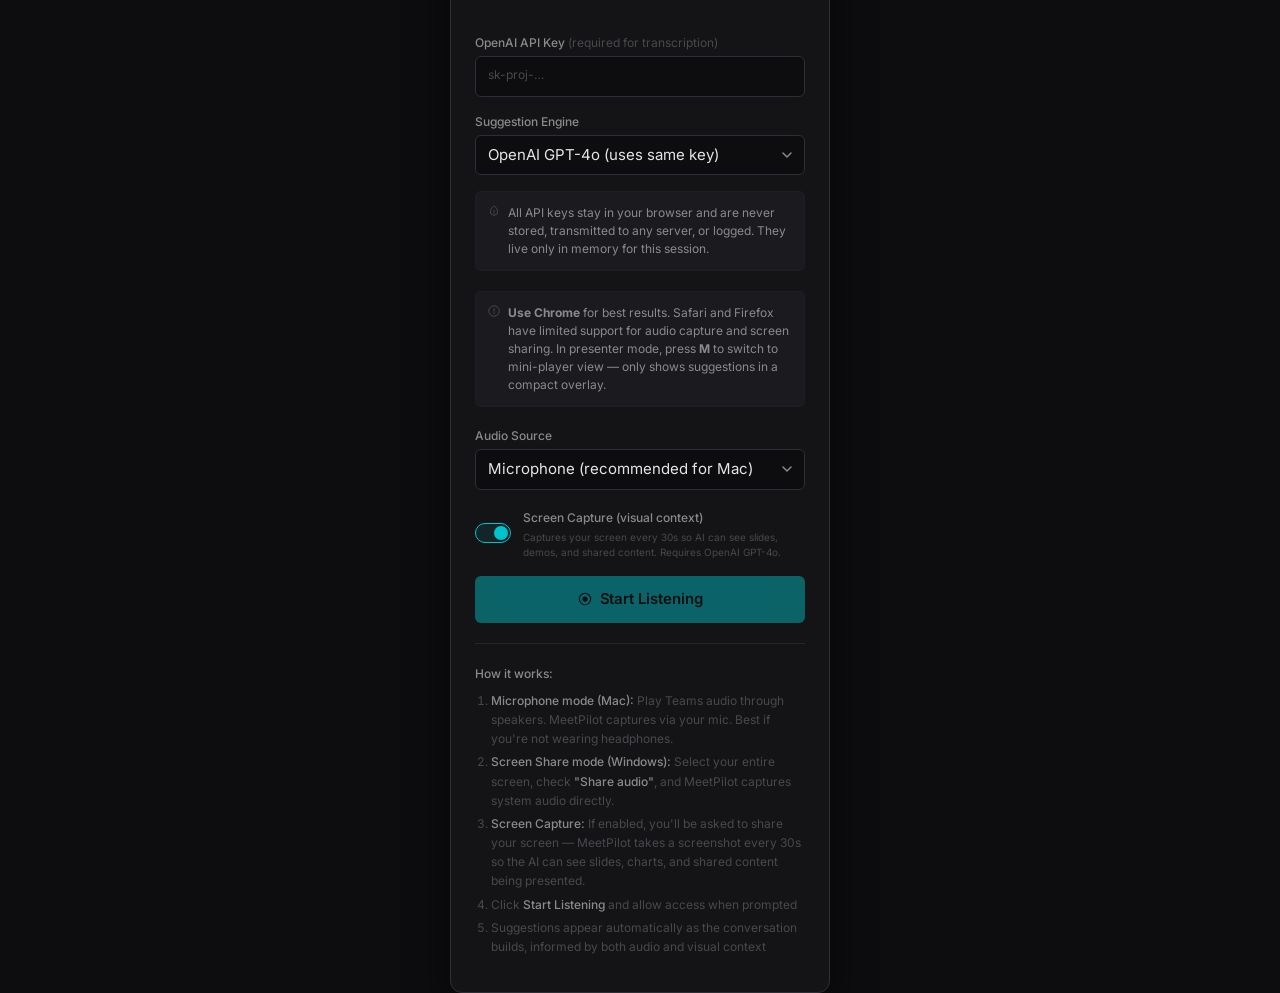
<file: meetpilot.html>
<!DOCTYPE html><html lang="en" data-theme="dark">
<head>
<!-- Google tag (gtag.js) -->
<script async src="https://www.googletagmanager.com/gtag/js?id=G-3C3R0KZ13K"></script>
<script>
  window.dataLayer = window.dataLayer || [];
  function gtag(){dataLayer.push(arguments);}
  gtag('js', new Date());
  gtag('config', 'G-3C3R0KZ13K');
</script>
<meta charset="UTF-8"><meta name="viewport" content="width=device-width, initial-scale=1.0"><title>MeetPilot — Real-Time AI Meeting Coach</title><meta name="description" content="AI-powered real-time meeting coach for B2B sales professionals. Live transcription and contextual suggestions during customer calls."><link rel="preconnect" href="https://fonts.googleapis.com"><link rel="preconnect" href="https://fonts.gstatic.com" crossorigin><link href="https://fonts.googleapis.com/css2?family=Inter:wght@300;400;500;600;700&display=swap" rel="stylesheet">
<style>:root{--text-xs:clamp(0.6875rem,0.65rem + 0.2vw,0.75rem);--text-sm:clamp(0.8125rem,0.75rem + 0.3vw,0.9375rem);--text-base:clamp(0.875rem,0.8rem + 0.35vw,1rem);--text-lg:clamp(1rem,0.9rem + 0.5vw,1.25rem);--text-xl:clamp(1.25rem,1rem + 0.85vw,1.75rem);--space-1:0.25rem;--space-2:0.5rem;--space-3:0.75rem;--space-4:1rem;--space-5:1.25rem;--space-6:1.5rem;--space-8:2rem;--space-10:2.5rem;--space-12:3rem;--space-16:4rem;--color-bg:#0D0D0F;--color-surface:#141416;--color-surface-2:#1A1A1F;--color-surface-3:#1F1F25;--color-surface-offset:#22222A;--color-divider:#252530;--color-border:#2E2E3A;--color-border-subtle:#1E1E28;--color-text:#E5E5E7;--color-text-muted:#8A8A8E;--color-text-faint:#48484E;--color-text-inverse:#0D0D0F;--color-primary:#00C4CC;--color-primary-hover:#00A8AF;--color-primary-active:#008D94;--color-primary-dim:rgba(0,196,204,0.1);--color-primary-glow:rgba(0,196,204,0.35);--color-success:#22C55E;--color-success-dim:rgba(34,197,94,0.12);--color-warning:#F59E0B;--color-warning-dim:rgba(245,158,11,0.12);--color-error:#EF4444;--color-error-dim:rgba(239,68,68,0.12);--color-blue:#3B82F6;--color-blue-dim:rgba(59,130,246,0.14);--color-purple:#A855F7;--color-purple-dim:rgba(168,85,247,0.14);--color-orange:#F97316;--color-orange-dim:rgba(249,115,22,0.14);--color-green:#22C55E;--color-green-dim:rgba(34,197,94,0.14);--color-cyan:#06B6D4;--color-cyan-dim:rgba(6,182,212,0.14);--radius-sm:0.25rem;--radius-md:0.375rem;--radius-lg:0.5rem;--radius-xl:0.75rem;--radius-full:9999px;--ease-out:cubic-bezier(0.16,1,0.3,1);--ease-in:cubic-bezier(0.4,0,1,1);--transition:180ms cubic-bezier(0.16,1,0.3,1);--shadow-sm:0 1px 3px rgba(0,0,0,0.45);--shadow-md:0 4px 16px rgba(0,0,0,0.55);--shadow-lg:0 12px 40px rgba(0,0,0,0.65);--font-body:'Inter',system-ui,-apple-system,sans-serif;--font-mono:ui-monospace,'JetBrains Mono',monospace;--sidebar-width:400px}*,*::before,*::after{box-sizing:border-box;margin:0;padding:0}html{-webkit-font-smoothing:antialiased;-moz-osx-font-smoothing:grayscale;text-rendering:optimizeLegibility;scroll-behavior:smooth}body{height:100dvh;overflow:hidden;font-family:var(--font-body);font-size:var(--text-sm);color:var(--color-text);background:var(--color-bg);line-height:1.5}img,svg{display:block}input,button,textarea,select{font:inherit;color:inherit}button{cursor:pointer;background:none;border:none;padding:0}:focus-visible{outline:2px solid var(--color-primary);outline-offset:2px;border-radius:var(--radius-sm)}@media (prefers-reduced-motion:reduce){*,*::before,*::after{animation-duration:0.01ms !important;transition-duration:0.01ms !important}}.speaker-banner{display:flex;align-items:center;gap:var(--space-3);padding:var(--space-2) var(--space-4);background:var(--color-primary-dim);border-bottom:1px solid rgba(0,196,204,0.15);flex-shrink:0;flex-wrap:wrap}.speaker-banner-text{font-size:var(--text-xs);color:var(--color-text-muted);white-space:nowrap}.speaker-banner-text strong{color:var(--color-primary)}.speaker-banner-options{display:flex;gap:var(--space-2);flex-wrap:wrap}.speaker-option-btn{display:flex;flex-direction:column;gap:2px;padding:var(--space-1) var(--space-3);background:var(--color-surface-2);border:1px solid var(--color-border);border-radius:var(--radius-md);font-size:var(--text-xs);color:var(--color-text);cursor:pointer;transition:background var(--transition),border-color var(--transition);max-width:240px}.speaker-option-btn:hover{background:var(--color-surface-3);border-color:var(--color-primary)}.speaker-option-label{font-weight:600;color:var(--color-primary);font-size:10px}.speaker-option-preview{color:var(--color-text-muted);font-size:10px;overflow:hidden;text-overflow:ellipsis;white-space:nowrap}.speaker-skip-btn{padding:var(--space-1) var(--space-2);background:transparent;border:1px solid var(--color-border);border-radius:var(--radius-sm);font-size:10px;color:var(--color-text-faint);cursor:pointer;margin-left:auto;transition:color var(--transition)}.speaker-skip-btn:hover{color:var(--color-text-muted)}.speaker-status{padding:var(--space-1) var(--space-4);background:var(--color-surface);border-bottom:1px solid var(--color-border-subtle);font-size:10px;color:var(--color-text-faint);flex-shrink:0}.speaker-status strong{color:var(--color-primary);font-weight:500}.transcript-speaker-tag{font-size:10px;font-weight:600;padding:1px 5px;border-radius:var(--radius-sm);margin-right:var(--space-1)}.tag-you{background:var(--color-primary-dim);color:var(--color-primary)}.tag-customer{background:var(--color-orange-dim);color:var(--color-orange)}::-webkit-scrollbar{width:4px;height:4px}::-webkit-scrollbar-track{background:transparent}::-webkit-scrollbar-thumb{background:var(--color-border);border-radius:var(--radius-full)}::-webkit-scrollbar-thumb:hover{background:var(--color-text-faint)}.screen{position:absolute;inset:0;display:flex;flex-direction:column;opacity:0;pointer-events:none;transition:opacity 300ms var(--ease-out)}.screen.active{opacity:1;pointer-events:all}#screen-setup{align-items:center;justify-content:center;background:var(--color-bg);padding:var(--space-6)}.setup-panel{width:100%;max-width:380px;background:var(--color-surface);border:1px solid var(--color-border);border-radius:var(--radius-xl);padding:var(--space-8) var(--space-6);box-shadow:var(--shadow-lg)}.setup-logo{display:flex;align-items:center;gap:var(--space-3);margin-bottom:var(--space-8)}.setup-logo-text{font-size:var(--text-xl);font-weight:700;letter-spacing:-0.025em;color:var(--color-text)}.setup-tagline{font-size:var(--text-xs);color:var(--color-text-muted);margin-top:var(--space-1);font-weight:400}.setup-field{display:flex;flex-direction:column;gap:var(--space-1);margin-bottom:var(--space-4)}.setup-label{font-size:var(--text-xs);font-weight:500;color:var(--color-text-muted)}.setup-input{background:var(--color-bg);border:1px solid var(--color-border);border-radius:var(--radius-md);padding:var(--space-2) var(--space-3);font-size:var(--text-sm);color:var(--color-text);width:100%;transition:border-color var(--transition),box-shadow var(--transition);outline:none;font-family:var(--font-mono);letter-spacing:0.02em}.setup-input:focus{border-color:var(--color-primary);box-shadow:0 0 0 3px var(--color-primary-dim)}.setup-input::placeholder{color:var(--color-text-faint);font-family:var(--font-body);font-size:var(--text-xs);letter-spacing:normal}.setup-select{font-family:var(--font-body);letter-spacing:normal;appearance:none;background-image:url("data:image/svg+xml,%3Csvg xmlns='http://www.w3.org/2000/svg' width='10' height='6' fill='none'%3E%3Cpath d='M1 1l4 4 4-4' stroke='%238A8A8E' stroke-width='1.5' stroke-linecap='round' stroke-linejoin='round'/%3E%3C/svg%3E");background-repeat:no-repeat;background-position:right 12px center;padding-right:32px;cursor:pointer}.setup-select option{background:var(--color-surface);color:var(--color-text)}.setup-note{display:flex;align-items:flex-start;gap:var(--space-2);background:var(--color-surface-2);border:1px solid var(--color-border-subtle);border-radius:var(--radius-md);padding:var(--space-3);margin-bottom:var(--space-5)}.setup-note-icon{flex-shrink:0;margin-top:1px;color:var(--color-text-faint)}.setup-note-text{font-size:var(--text-xs);color:var(--color-text-muted);line-height:1.5}.setup-btn{width:100%;display:flex;align-items:center;justify-content:center;gap:var(--space-2);padding:var(--space-3) var(--space-4);background:var(--color-primary);color:var(--color-text-inverse);border-radius:var(--radius-md);font-size:var(--text-sm);font-weight:600;cursor:pointer;border:none;transition:background var(--transition),transform var(--transition),box-shadow var(--transition);letter-spacing:-0.005em}.setup-btn:hover:not(:disabled){background:var(--color-primary-hover);transform:translateY(-1px);box-shadow:0 4px 16px var(--color-primary-glow)}.setup-btn:active:not(:disabled){transform:translateY(0);background:var(--color-primary-active)}.setup-btn:disabled{opacity:0.45;cursor:not-allowed}.setup-divider{height:1px;background:var(--color-divider);margin:var(--space-5) 0}.setup-howto{font-size:var(--text-xs);color:var(--color-text-faint);line-height:1.6}.setup-howto strong{color:var(--color-text-muted);font-weight:500}.setup-howto ol{padding-left:var(--space-4);margin-top:var(--space-2)}.setup-howto li{margin-bottom:var(--space-1)}.setup-error{display:none;align-items:flex-start;gap:var(--space-2);background:var(--color-error-dim);border:1px solid rgba(239,68,68,0.2);border-radius:var(--radius-md);padding:var(--space-3);margin-top:var(--space-3)}.setup-error.visible{display:flex}.setup-error-text{font-size:var(--text-xs);color:var(--color-error);line-height:1.5}#screen-session{flex-direction:column;height:100dvh;overflow:hidden}.topbar{display:flex;align-items:center;gap:var(--space-3);padding:0 var(--space-4);height:44px;min-height:44px;background:var(--color-surface);border-bottom:1px solid var(--color-border);flex-shrink:0}.topbar-brand{display:flex;align-items:center;gap:var(--space-2);flex-shrink:0}.topbar-name{font-size:var(--text-sm);font-weight:700;letter-spacing:-0.02em;color:var(--color-text)}.topbar-status{display:flex;align-items:center;gap:var(--space-1);font-size:var(--text-xs);color:var(--color-text-muted);flex-shrink:0}.status-dot{width:7px;height:7px;border-radius:50%;flex-shrink:0;transition:background var(--transition),box-shadow var(--transition)}.status-dot.listening{background:var(--color-success);box-shadow:0 0 0 2px var(--color-success-dim);animation:pulse-green 2.5s ease-in-out infinite}.status-dot.processing{background:var(--color-warning);box-shadow:0 0 0 2px var(--color-warning-dim);animation:pulse-yellow 1s ease-in-out infinite}.status-dot.error{background:var(--color-error);box-shadow:0 0 0 2px var(--color-error-dim)}.status-dot.idle{background:var(--color-text-faint)}@keyframes pulse-green{0%,100%{box-shadow:0 0 0 2px rgba(34,197,94,0.12)}50%{box-shadow:0 0 0 4px rgba(34,197,94,0.06),0 0 8px rgba(34,197,94,0.3)}}@keyframes pulse-yellow{0%,100%{opacity:1}50%{opacity:0.5}}.topbar-timer{font-size:var(--text-xs);color:var(--color-text-faint);font-variant-numeric:tabular-nums;font-family:var(--font-mono);letter-spacing:0.02em;margin-left:auto}.topbar-stop{display:flex;align-items:center;gap:var(--space-1);padding:var(--space-1) var(--space-3);background:var(--color-error-dim);color:var(--color-error);border:1px solid rgba(239,68,68,0.2);border-radius:var(--radius-md);font-size:var(--text-xs);font-weight:500;cursor:pointer;flex-shrink:0;transition:background var(--transition),border-color var(--transition)}.topbar-stop:hover{background:var(--color-error);color:white;border-color:transparent}.session-body{flex:1;display:flex;flex-direction:column;overflow:hidden}.suggestions-panel{flex:6;display:flex;flex-direction:column;overflow:hidden;min-height:0}.panel-header{display:flex;align-items:center;justify-content:space-between;padding:var(--space-3) var(--space-4);border-bottom:1px solid var(--color-border-subtle);flex-shrink:0}.panel-title{font-size:var(--text-xs);font-weight:600;text-transform:uppercase;letter-spacing:0.08em;color:var(--color-text-faint)}.panel-actions{display:flex;align-items:center;gap:var(--space-2)}.regen-btn{display:flex;align-items:center;gap:var(--space-1);padding:3px var(--space-2);background:var(--color-surface-2);border:1px solid var(--color-border);border-radius:var(--radius-md);font-size:var(--text-xs);color:var(--color-text-muted);cursor:pointer;transition:background var(--transition),color var(--transition),border-color var(--transition)}.regen-btn:hover{background:var(--color-surface-3);color:var(--color-text);border-color:var(--color-text-faint)}.regen-btn:disabled{opacity:0.4;cursor:not-allowed}.regen-icon{display:inline-block;transition:transform 600ms var(--ease-out)}.regen-btn:not(:disabled):active .regen-icon{transform:rotate(360deg)}.suggestions-feed{flex:1;overflow-y:auto;padding:var(--space-3) var(--space-4);display:flex;flex-direction:column;gap:var(--space-2);overscroll-behavior:contain}.suggestions-empty{display:flex;flex-direction:column;align-items:center;justify-content:center;gap:var(--space-2);height:100%;padding:var(--space-8);text-align:center}.suggestions-empty-icon{color:var(--color-text-faint);opacity:0.5}.suggestions-empty-text{font-size:var(--text-xs);color:var(--color-text-faint);line-height:1.6}.suggestion-card{background:var(--color-surface-2);border:1px solid var(--color-border);border-radius:var(--radius-lg);padding:var(--space-3) var(--space-3) var(--space-2);transition:box-shadow var(--transition),transform var(--transition),border-color var(--transition);animation:card-enter 350ms var(--ease-out) both;cursor:default;flex-shrink:0}.suggestion-card:hover{box-shadow:var(--shadow-md);transform:translateY(-1px)}@keyframes card-enter{from{opacity:0;transform:translateY(-6px)}to{opacity:1;transform:translateY(0)}}.card-header{display:flex;align-items:center;justify-content:space-between;margin-bottom:var(--space-2);gap:var(--space-2)}.card-tag{display:inline-flex;align-items:center;padding:2px var(--space-2);border-radius:var(--radius-full);font-size:var(--text-xs);font-weight:600;white-space:nowrap;letter-spacing:0.01em}.tag-talking{background:var(--color-blue-dim);color:var(--color-blue)}.tag-technical{background:var(--color-purple-dim);color:var(--color-purple)}.tag-objection{background:var(--color-orange-dim);color:var(--color-orange)}.tag-keyfact{background:var(--color-green-dim);color:var(--color-green)}.tag-question{background:var(--color-cyan-dim);color:var(--color-cyan)}.copy-btn{display:flex;align-items:center;gap:3px;padding:2px var(--space-2);background:transparent;border:1px solid transparent;border-radius:var(--radius-sm);font-size:var(--text-xs);color:var(--color-text-faint);cursor:pointer;opacity:0.4;transition:opacity var(--transition),background var(--transition),color var(--transition),border-color var(--transition);white-space:nowrap;flex-shrink:0}.suggestion-card:hover .copy-btn{opacity:1}@media (hover:none){.copy-btn{opacity:1}}.copy-btn:hover{background:var(--color-surface-3);color:var(--color-text-muted);border-color:var(--color-border)}.copy-btn.copied{opacity:1;color:var(--color-success);border-color:rgba(34,197,94,0.2);background:var(--color-success-dim)}.card-text{font-size:var(--text-sm);color:var(--color-text);line-height:1.6}.card-footer{margin-top:var(--space-2);font-size:var(--text-xs);color:var(--color-text-faint);font-variant-numeric:tabular-nums}.transcript-panel{flex:4;display:flex;flex-direction:column;overflow:hidden;min-height:0;border-top:1px solid var(--color-border)}.transcript-header{display:flex;align-items:center;justify-content:space-between;padding:var(--space-2) var(--space-4);flex-shrink:0;border-bottom:1px solid var(--color-border-subtle)}.pause-btn{display:flex;align-items:center;gap:var(--space-1);padding:2px var(--space-2);background:var(--color-surface-2);border:1px solid var(--color-border);border-radius:var(--radius-md);font-size:var(--text-xs);color:var(--color-text-muted);cursor:pointer;transition:background var(--transition),color var(--transition)}.pause-btn:hover{background:var(--color-surface-3);color:var(--color-text)}.pause-btn.paused{color:var(--color-warning);border-color:rgba(245,158,11,0.2);background:var(--color-warning-dim)}.transcript-stats{font-size:var(--text-xs);color:var(--color-text-faint);font-variant-numeric:tabular-nums}.transcript-feed{flex:1;overflow-y:auto;padding:var(--space-3) var(--space-4);overscroll-behavior:contain}.transcript-content{font-size:var(--text-xs);color:var(--color-text-muted);line-height:1.75;outline:none;cursor:text;border-radius:var(--radius-sm);transition:background var(--transition)}.transcript-content:focus{background:var(--color-surface-2)}.transcript-content:focus + .transcript-edit-hint,.transcript-edit-hint.visible{opacity:1}.transcript-edit-hint{position:sticky;bottom:0;text-align:center;font-size:9px;color:var(--color-text-faint);padding:2px 0;opacity:0;transition:opacity 200ms;pointer-events:none}.transcript-ts-mark{color:var(--color-text-faint);font-family:var(--font-mono);font-size:10px;margin-right:var(--space-1);font-variant-numeric:tabular-nums}.transcript-empty{color:var(--color-text-faint);font-size:var(--text-xs);font-style:italic}.error-banner{display:none;align-items:center;gap:var(--space-2);padding:var(--space-2) var(--space-4);background:var(--color-error-dim);border-top:1px solid rgba(239,68,68,0.15);flex-shrink:0}.error-banner.visible{display:flex}.error-banner-text{font-size:var(--text-xs);color:var(--color-error);flex:1}.error-retry{padding:2px var(--space-2);background:transparent;border:1px solid rgba(239,68,68,0.3);border-radius:var(--radius-sm);font-size:var(--text-xs);color:var(--color-error);cursor:pointer;transition:background var(--transition);white-space:nowrap}.error-retry:hover{background:rgba(239,68,68,0.1)}.processing-bar{height:2px;background:var(--color-border-subtle);flex-shrink:0;overflow:hidden;position:relative}.processing-fill{height:100%;width:0%;background:var(--color-primary);transition:width 200ms linear}.processing-bar.active .processing-fill{animation:processing-slide 1.8s ease-in-out infinite}@keyframes processing-slide{0%{width:0%;margin-left:0%}50%{width:60%;margin-left:20%}100%{width:0%;margin-left:100%}}.debug-panel{display:none;flex-direction:column;max-height:120px;border-top:1px solid var(--color-border);flex-shrink:0;overflow:hidden}.debug-panel.visible{display:flex}.debug-header{display:flex;align-items:center;justify-content:space-between;padding:2px var(--space-4);background:var(--color-surface);border-bottom:1px solid var(--color-border-subtle);flex-shrink:0}.debug-header-title{font-size:10px;font-weight:600;text-transform:uppercase;letter-spacing:0.08em;color:var(--color-text-faint)}.debug-toggle-btn{padding:1px var(--space-2);background:transparent;border:1px solid var(--color-border);border-radius:var(--radius-sm);font-size:9px;color:var(--color-text-faint);cursor:pointer}.debug-toggle-btn:hover{color:var(--color-text-muted)}.debug-log{flex:1;overflow-y:auto;padding:var(--space-1) var(--space-4);background:#0a0a0c;font-family:var(--font-mono);font-size:10px;line-height:1.6;color:var(--color-text-faint)}.debug-log .debug-warn{color:var(--color-warning)}.debug-log .debug-err{color:var(--color-error)}.debug-log .debug-ok{color:var(--color-success)}.audio-meter{display:flex;align-items:center;gap:var(--space-2);padding:0 var(--space-4) 2px;background:#0a0a0c;flex-shrink:0}.audio-meter-label{font-size:9px;color:var(--color-text-faint);font-family:var(--font-mono);white-space:nowrap}.audio-meter-bar{flex:1;height:4px;background:var(--color-surface-3);border-radius:2px;overflow:hidden}.audio-meter-fill{height:100%;width:0%;background:var(--color-success);border-radius:2px;transition:width 150ms linear}.shortcuts-hint{padding:var(--space-2) var(--space-4);border-top:1px solid var(--color-border-subtle);display:flex;gap:var(--space-4);flex-shrink:0}.shortcut-item{display:flex;align-items:center;gap:var(--space-1);font-size:10px;color:var(--color-text-faint)}.shortcut-key{display:inline-flex;align-items:center;justify-content:center;padding:0 4px;min-width:18px;height:14px;background:var(--color-surface-2);border:1px solid var(--color-border);border-bottom-width:2px;border-radius:3px;font-size:9px;font-family:var(--font-mono);color:var(--color-text-faint)}.mini-toggle{display:flex;align-items:center;gap:var(--space-1);padding:var(--space-1) var(--space-2);background:var(--color-surface-2);border:1px solid var(--color-border);border-radius:var(--radius-md);font-size:var(--text-xs);color:var(--color-text-muted);cursor:pointer;flex-shrink:0;transition:background var(--transition),border-color var(--transition),color var(--transition)}.mini-toggle:hover{background:var(--color-surface-3);color:var(--color-text);border-color:var(--color-text-faint)}.mini-toggle.active{background:var(--color-primary-dim);border-color:var(--color-primary);color:var(--color-primary)}#screen-session.mini-mode .transcript-panel,#screen-session.mini-mode .shortcuts-hint,#screen-session.mini-mode .debug-panel,#screen-session.mini-mode .screen-preview,#screen-session.mini-mode .speaker-banner,#screen-session.mini-mode .speaker-status{display:none !important}#screen-session.mini-mode .suggestions-panel{flex:1}#screen-session.mini-mode .session-body{flex:1}#screen-session.mini-mode .topbar{height:32px;min-height:32px;padding:0 var(--space-3)}#screen-session.mini-mode .topbar-brand{display:none}#screen-session.mini-mode .topbar-timer{font-size:10px;margin-left:0}#screen-session.mini-mode .panel-header{padding:var(--space-1) var(--space-3)}#screen-session.mini-mode .suggestion-card{padding:var(--space-2);border-radius:var(--radius-md)}#screen-session.mini-mode .card-text{font-size:var(--text-xs);line-height:1.5}#screen-session.mini-mode .card-footer{display:none}#screen-session.mini-mode .suggestions-feed{padding:var(--space-2) var(--space-3);gap:var(--space-1)}#screen-session.mini-mode .word-badge{display:none}#screen-session.mini-mode .error-banner{padding:var(--space-1) var(--space-3)}.screen-capture-toggle{position:relative;display:inline-block;width:36px;height:20px;flex-shrink:0}.screen-capture-toggle input{opacity:0;width:0;height:0}.toggle-slider{position:absolute;cursor:pointer;inset:0;background:var(--color-surface-3);border-radius:var(--radius-full);border:1px solid var(--color-border);transition:background var(--transition),border-color var(--transition)}.toggle-slider::before{content:'';position:absolute;height:14px;width:14px;left:2px;bottom:2px;background:var(--color-text-faint);border-radius:50%;transition:transform var(--transition),background var(--transition)}.screen-capture-toggle input:checked + .toggle-slider{background:var(--color-primary-dim);border-color:var(--color-primary)}.screen-capture-toggle input:checked + .toggle-slider::before{transform:translateX(16px);background:var(--color-primary)}.screen-preview{display:none;flex-shrink:0;padding:var(--space-2) var(--space-4);border-top:1px solid var(--color-border-subtle);background:var(--color-surface)}.screen-preview.visible{display:flex;align-items:center;gap:var(--space-3)}.screen-preview-thumb{width:80px;height:45px;border-radius:var(--radius-sm);border:1px solid var(--color-border);object-fit:cover;background:var(--color-surface-3)}.screen-preview-info{font-size:10px;color:var(--color-text-faint);line-height:1.5}.screen-preview-info strong{color:var(--color-primary);font-weight:500}.word-badge{font-size:10px;color:var(--color-text-faint);font-variant-numeric:tabular-nums}#screen-summary{display:none;align-items:center;justify-content:center;height:100dvh;padding:var(--space-6);overflow-y:auto}#screen-summary.active{display:flex}.summary-panel{width:100%;max-width:440px;display:flex;flex-direction:column;gap:var(--space-4)}.summary-header{display:flex;align-items:center;gap:var(--space-3)}.summary-title{font-size:var(--text-lg);font-weight:700;letter-spacing:-0.02em}.summary-subtitle{font-size:var(--text-xs);color:var(--color-text-faint);margin-top:2px}.summary-stats{display:flex;gap:var(--space-3)}.summary-stat{flex:1;display:flex;flex-direction:column;align-items:center;gap:var(--space-1);padding:var(--space-3);background:var(--color-surface);border:1px solid var(--color-border-subtle);border-radius:var(--radius-md)}.summary-stat-value{font-size:var(--text-lg);font-weight:700;color:var(--color-primary);font-variant-numeric:tabular-nums}.summary-stat-label{font-size:10px;color:var(--color-text-faint);text-transform:uppercase;letter-spacing:0.05em}.summary-section{display:flex;flex-direction:column;gap:var(--space-2)}.summary-section-title{font-size:var(--text-xs);font-weight:600;color:var(--color-text-muted);text-transform:uppercase;letter-spacing:0.04em}.summary-preview{background:var(--color-surface);border:1px solid var(--color-border-subtle);border-radius:var(--radius-md);padding:var(--space-3);font-size:var(--text-xs);color:var(--color-text-muted);line-height:1.6;max-height:120px;overflow-y:auto;white-space:pre-wrap}.summary-actions{display:flex;flex-direction:column;gap:var(--space-2);margin-top:var(--space-2)}.summary-export-btn{width:100%;display:flex;align-items:center;justify-content:center;gap:var(--space-2);padding:var(--space-3) var(--space-4);background:var(--color-primary);color:var(--color-text-inverse);border-radius:var(--radius-md);font-size:var(--text-sm);font-weight:600;cursor:pointer;border:none;transition:background var(--transition),transform var(--transition),box-shadow var(--transition)}.summary-export-btn:hover{background:var(--color-primary-hover);transform:translateY(-1px);box-shadow:0 4px 16px var(--color-primary-glow)}.summary-export-btn:active{transform:translateY(0);background:var(--color-primary-active)}.summary-export-secondary{background:var(--color-surface-2);color:var(--color-text);border:1px solid var(--color-border)}.summary-export-secondary:hover{background:var(--color-surface-3);box-shadow:none;transform:translateY(-1px)}.summary-new-btn{width:100%;display:flex;align-items:center;justify-content:center;gap:var(--space-2);padding:var(--space-2) var(--space-4);background:transparent;color:var(--color-text-faint);border:none;border-radius:var(--radius-md);font-size:var(--text-xs);cursor:pointer;transition:color var(--transition)}.summary-new-btn:hover{color:var(--color-text-muted)}</style>
</head>
<body>
<div id="screen-setup" class="screen active">
<div class="setup-panel">
<div class="setup-logo"><svg width="32" height="32" viewBox="0 0 32 32" fill="none" aria-label="MeetPilot logo" xmlns="http://www.w3.org/2000/svg"><rect width="32" height="32" rx="8" fill="rgba(0,196,204,0.1)" stroke="rgba(0,196,204,0.2)" stroke-width="1"/><path d="M7 16 Q10.5 10 14 16 Q17.5 22 21 16 Q23.5 11.5 25 16" stroke="#00C4CC" stroke-width="1.75" stroke-linecap="round" stroke-linejoin="round" fill="none"/><circle cx="16" cy="16" r="2.5" fill="rgba(0,196,204,0.3)" stroke="#00C4CC" stroke-width="1.25"/></svg>
<div>
<div class="setup-logo-text">MeetPilot</div>
<div class="setup-tagline">Real-time AI meeting coach</div></div></div>
<div class="setup-field"><label class="setup-label" for="api-key-input">OpenAI API Key <span style="color:var(--color-text-faint);font-weight:400">(required for transcription)</span></label><input class="setup-input" type="password" id="api-key-input" placeholder="sk-proj-…" autocomplete="off" spellcheck="false"></div>
<div class="setup-field"><label class="setup-label" for="llm-select">Suggestion Engine</label><select class="setup-input setup-select" id="llm-select"><option value="openai" selected>OpenAI GPT-4o (uses same key)</option><option value="anthropic">Anthropic Claude Sonnet</option><option value="perplexity">Perplexity Sonar</option></select></div>
<div class="setup-field" id="llm-key-field" style="display:none;"><label class="setup-label" id="llm-key-label" for="llm-key-input">Anthropic API Key</label><input class="setup-input" type="password" id="llm-key-input" placeholder="sk-ant-…" autocomplete="off" spellcheck="false"></div>
<div class="setup-note"><svg class="setup-note-icon" width="12" height="12" viewBox="0 0 16 16" fill="none" xmlns="http://www.w3.org/2000/svg"><path d="M8 1.5C8 1.5 3.5 3.5 3.5 7.5V11.5L8 14L12.5 11.5V7.5C12.5 3.5 8 1.5 8 1.5Z" stroke="currentColor" stroke-width="1.25" stroke-linejoin="round"/><circle cx="8" cy="8" r="1" fill="currentColor"/><path d="M8 9.5V11" stroke="currentColor" stroke-width="1.25" stroke-linecap="round"/></svg><span class="setup-note-text">All API keys stay in your browser and are never stored, transmitted to any server, or logged. They live only in memory for this session.</span></div>
<div class="setup-note"><svg class="setup-note-icon" width="12" height="12" viewBox="0 0 16 16" fill="none" xmlns="http://www.w3.org/2000/svg"><circle cx="8" cy="8" r="7" stroke="currentColor" stroke-width="1.25"/><path d="M8 5v3M8 10.5v.5" stroke="currentColor" stroke-width="1.5" stroke-linecap="round"/></svg><span class="setup-note-text"><strong style="color:var(--color-text-muted)">Use Chrome</strong> for best results. Safari and Firefox have limited support for audio capture and screen sharing. In presenter mode, press <strong style="color:var(--color-text-muted)">M</strong> to switch to mini-player view — only shows suggestions in a compact overlay.</span></div>
<div class="setup-field"><label class="setup-label" for="audio-source">Audio Source</label><select class="setup-input setup-select" id="audio-source"><option value="mic" selected>Microphone (recommended for Mac)</option><option value="screen">Screen Share (system audio — Windows)</option></select></div>
<div class="setup-field" style="flex-direction:row;align-items:center;gap:var(--space-3);"><label class="screen-capture-toggle" for="screen-capture-check"><input type="checkbox" id="screen-capture-check" checked><span class="toggle-slider"></span></label>
<div><label class="setup-label" for="screen-capture-check" style="cursor:pointer;">Screen Capture (visual context)</label>
<div style="font-size:10px;color:var(--color-text-faint);margin-top:2px;">Captures your screen every 30s so AI can see slides, demos, and shared content. Requires OpenAI GPT-4o.</div></div></div><button class="setup-btn" id="start-btn" disabled><svg width="14" height="14" viewBox="0 0 16 16" fill="none" xmlns="http://www.w3.org/2000/svg"><circle cx="8" cy="8" r="6.5" stroke="currentColor" stroke-width="1.25"/><circle cx="8" cy="8" r="3" fill="currentColor"/></svg>
        Start Listening
      </button>
<div id="setup-error" class="setup-error"><svg width="12" height="12" viewBox="0 0 16 16" fill="currentColor" style="flex-shrink:0;margin-top:1px;color:var(--color-error)"><path d="M8 1a7 7 0 100 14A7 7 0 008 1zm-.75 3.75a.75.75 0 011.5 0v4a.75.75 0 01-1.5 0v-4zm.75 7a1 1 0 110-2 1 1 0 010 2z"/></svg><span id="setup-error-text" class="setup-error-text">Unable to access system audio. Please allow screen sharing and ensure "Share audio" is checked.</span></div>
<div class="setup-divider"></div>
<div class="setup-howto"><strong>How it works:</strong><ol><li><strong>Microphone mode (Mac):</strong> Play Teams audio through speakers. MeetPilot captures via your mic. Best if you're not wearing headphones.</li><li><strong>Screen Share mode (Windows):</strong> Select your entire screen, check <strong>"Share audio"</strong>, and MeetPilot captures system audio directly.</li><li><strong>Screen Capture:</strong> If enabled, you'll be asked to share your screen — MeetPilot takes a screenshot every 30s so the AI can see slides, charts, and shared content being presented.</li><li>Click <strong>Start Listening</strong> and allow access when prompted</li><li>Suggestions appear automatically as the conversation builds, informed by both audio and visual context</li></ol></div></div></div>
<div id="screen-session" class="screen">
<div class="topbar">
<div class="topbar-brand"><svg width="20" height="20" viewBox="0 0 32 32" fill="none" aria-label="MeetPilot" xmlns="http://www.w3.org/2000/svg"><rect width="32" height="32" rx="7" fill="rgba(0,196,204,0.1)"/><path d="M7 16 Q10.5 10 14 16 Q17.5 22 21 16 Q23.5 11.5 25 16" stroke="#00C4CC" stroke-width="1.75" stroke-linecap="round" fill="none"/><circle cx="16" cy="16" r="2.5" fill="rgba(0,196,204,0.25)" stroke="#00C4CC" stroke-width="1.25"/></svg><span class="topbar-name">MeetPilot</span></div>
<div class="topbar-status" id="status-indicator"><span class="status-dot listening" id="status-dot"></span><span id="status-label">Listening</span></div>
<div class="topbar-timer" id="session-timer">Session: 0:00</div><button class="mini-toggle" id="mini-toggle" title="Toggle mini-player mode (M)" aria-label="Toggle mini-player"><svg width="10" height="10" viewBox="0 0 16 16" fill="none" stroke="currentColor" stroke-width="1.5"><rect x="1" y="5" width="14" height="9" rx="1.5"/><path d="M4 5V3a2 2 0 012-2h4a2 2 0 012 2v2"/></svg>
        Mini
      </button><button class="topbar-stop" id="stop-btn" aria-label="Stop session"><svg width="10" height="10" viewBox="0 0 10 10" fill="currentColor"><rect x="1.5" y="1.5" width="7" height="7" rx="1"/></svg>
        Stop
      </button></div>
<div class="processing-bar" id="processing-bar">
<div class="processing-fill"></div></div>
<div class="screen-preview" id="screen-preview"><canvas class="screen-preview-thumb" id="screen-preview-thumb" width="160" height="90"></canvas>
<div class="screen-preview-info">
<div><strong>Screen Capture</strong> active</div>
<div id="screen-capture-status">Next capture in 30s</div></div></div>
<div class="session-body">
<div class="speaker-banner" id="speaker-banner" style="display:none;"><span class="speaker-banner-text">Which of these is <strong>you</strong>?</span>
<div class="speaker-banner-options" id="speaker-options"></div><button class="speaker-skip-btn" id="speaker-skip">Skip</button></div>
<div class="speaker-status" id="speaker-status" style="display:none;"></div>
<div class="suggestions-panel">
<div class="panel-header"><span class="panel-title">AI Suggestions</span>
<div class="panel-actions"><span class="word-badge" id="word-count">0 words</span><button class="regen-btn" id="regen-btn" title="Regenerate suggestions (R)" aria-label="Regenerate suggestions"><span class="regen-icon">↺</span>
              Regenerate
            </button></div></div>
<div class="suggestions-feed" id="suggestions-feed">
<div class="suggestions-empty" id="suggestions-empty"><svg class="suggestions-empty-icon" width="28" height="28" viewBox="0 0 24 24" fill="none" stroke="currentColor" stroke-width="1.5" xmlns="http://www.w3.org/2000/svg"><path d="M12 2C6.48 2 2 6.48 2 12s4.48 10 10 10 10-4.48 10-10S17.52 2 12 2z"/><path d="M8 12 Q10 8 12 12 Q14 16 16 12"/><circle cx="12" cy="12" r="1.5" fill="currentColor"/></svg><span class="suggestions-empty-text">Listening to your meeting…<br>Suggestions will appear as the conversation builds.</span></div></div>
<div class="error-banner" id="error-banner"><svg width="12" height="12" viewBox="0 0 16 16" fill="currentColor" style="color:var(--color-error);flex-shrink:0"><path d="M8 1a7 7 0 100 14A7 7 0 008 1zm-.75 3.75a.75.75 0 011.5 0v4a.75.75 0 01-1.5 0v-4zm.75 7a1 1 0 110-2 1 1 0 010 2z"/></svg><span class="error-banner-text" id="error-banner-text">API error — suggestions paused.</span><button class="error-retry" id="error-retry">Retry</button></div></div>
<div class="transcript-panel">
<div class="transcript-header"><span class="panel-title">Live Transcript</span>
<div style="display:flex;align-items:center;gap:var(--space-3);"><span class="transcript-stats" id="transcript-stats"></span><button class="pause-btn" id="pause-btn" title="Pause/Resume transcript (Space)"><svg width="8" height="10" viewBox="0 0 8 10" fill="currentColor" id="pause-icon"><rect x="0" y="0" width="3" height="10" rx="1"/><rect x="5" y="0" width="3" height="10" rx="1"/></svg><span id="pause-label">Pause</span></button></div></div>
<div class="transcript-feed" id="transcript-feed">
<div class="transcript-content" id="transcript-content" contenteditable="true" spellcheck="true"><span class="transcript-empty">Transcript will appear here…</span></div>
<div class="transcript-edit-hint" id="transcript-edit-hint">✎ Click to edit transcript</div></div></div></div>
<div class="debug-panel" id="debug-panel">
<div class="debug-header"><span class="debug-header-title">Debug Console</span><button class="debug-toggle-btn" id="debug-close">Hide</button></div>
<div class="audio-meter" id="audio-meter"><span class="audio-meter-label">Audio Level:</span>
<div class="audio-meter-bar">
<div class="audio-meter-fill" id="audio-meter-fill"></div></div><span class="audio-meter-label" id="audio-level-value">0</span></div>
<div class="debug-log" id="debug-log"></div></div>
<div class="shortcuts-hint">
<div class="shortcut-item"><kbd class="shortcut-key">Space</kbd><span>Pause</span></div>
<div class="shortcut-item"><kbd class="shortcut-key">R</kbd><span>Regenerate</span></div>
<div class="shortcut-item"><kbd class="shortcut-key">D</kbd><span>Debug</span></div>
<div class="shortcut-item"><kbd class="shortcut-key">M</kbd><span>Mini</span></div></div></div>
<div id="screen-summary" class="screen">
<div class="summary-panel">
<div class="summary-header"><svg width="28" height="28" viewBox="0 0 32 32" fill="none" xmlns="http://www.w3.org/2000/svg"><rect width="32" height="32" rx="8" fill="rgba(0,196,204,0.1)" stroke="rgba(0,196,204,0.2)" stroke-width="1"/><path d="M7 16 Q10.5 10 14 16 Q17.5 22 21 16 Q23.5 11.5 25 16" stroke="#00C4CC" stroke-width="1.75" stroke-linecap="round" fill="none"/><circle cx="16" cy="16" r="2.5" fill="rgba(0,196,204,0.3)" stroke="#00C4CC" stroke-width="1.25"/></svg>
<div>
<div class="summary-title">Session Complete</div>
<div class="summary-subtitle" id="summary-subtitle">Duration: 0:00 — 0 words captured</div></div></div>
<div class="summary-stats">
<div class="summary-stat"><span class="summary-stat-value" id="summary-duration">0:00</span><span class="summary-stat-label">Duration</span></div>
<div class="summary-stat"><span class="summary-stat-value" id="summary-words">0</span><span class="summary-stat-label">Words</span></div>
<div class="summary-stat"><span class="summary-stat-value" id="summary-suggestions">0</span><span class="summary-stat-label">Suggestions</span></div></div>
<div class="summary-section">
<div class="summary-section-title">Transcript Preview</div>
<div class="summary-preview" id="summary-transcript-preview">No transcript recorded.</div></div>
<div class="summary-section">
<div class="summary-section-title">AI Suggestions Preview</div>
<div class="summary-preview" id="summary-suggestions-preview">No suggestions generated.</div></div>
<div class="summary-actions"><button class="summary-export-btn" id="export-word-btn"><svg width="14" height="14" viewBox="0 0 16 16" fill="none" stroke="currentColor" stroke-width="1.25"><path d="M2 10v3a1 1 0 001 1h10a1 1 0 001-1v-3"/><path d="M8 2v8M5 7l3 3 3-3"/></svg>
          Export as Word (.docx)
        </button><button class="summary-export-btn summary-export-secondary" id="export-text-btn"><svg width="14" height="14" viewBox="0 0 16 16" fill="none" stroke="currentColor" stroke-width="1.25"><rect x="2" y="1" width="12" height="14" rx="1.5"/><path d="M5 5h6M5 8h6M5 11h3"/></svg>
          Export as Text (.txt)
        </button></div><button class="summary-new-btn" id="summary-new-btn"><svg width="13" height="13" viewBox="0 0 16 16" fill="none"><circle cx="8" cy="8" r="6.5" stroke="currentColor" stroke-width="1.25"/><circle cx="8" cy="8" r="3" fill="currentColor"/></svg>
        Start New Session
      </button></div></div>
  <script>!(function(){"use strict";const e={apiKey:"",llmProvider:"openai",llmKey:"",audioSource:"mic",screenCaptureEnabled:!0,screenStream:null,screenVideo:null,lastScreenshot:null,screenshotInterval:null,speakerIdentified:!1,mySpeakerLabel:null,speakerMap:{},pendingIdentification:!1,rawSegments:[],mediaStream:null,mediaRecorder:null,sessionActive:!1,transcriptPaused:!1,transcriptBuffer:"",fullTranscript:"",suggestions:[],suggestionHistory:[],sessionStart:null,sessionTimerInterval:null,transcribeInterval:null,suggestInterval:null,lastSuggestTime:0,wordCount:0,chunkBlobs:[],processingAI:!1,errorCount:0},t=e=>document.getElementById(e),n={screenSetup:t("screen-setup"),screenSession:t("screen-session"),screenSummary:t("screen-summary"),summarySubtitle:t("summary-subtitle"),summaryDuration:t("summary-duration"),summaryWords:t("summary-words"),summarySuggestions:t("summary-suggestions"),summaryTranscriptPreview:t("summary-transcript-preview"),summarySuggestionsPreview:t("summary-suggestions-preview"),exportWordBtn:t("export-word-btn"),exportTextBtn:t("export-text-btn"),summaryNewBtn:t("summary-new-btn"),apiKeyInput:t("api-key-input"),llmSelect:t("llm-select"),llmKeyField:t("llm-key-field"),llmKeyLabel:t("llm-key-label"),llmKeyInput:t("llm-key-input"),audioSource:t("audio-source"),startBtn:t("start-btn"),setupError:t("setup-error"),setupErrorText:t("setup-error-text"),statusDot:t("status-dot"),statusLabel:t("status-label"),sessionTimer:t("session-timer"),stopBtn:t("stop-btn"),processingBar:t("processing-bar"),suggestionsFeed:t("suggestions-feed"),suggestionsEmpty:t("suggestions-empty"),wordCount:t("word-count"),regenBtn:t("regen-btn"),errorBanner:t("error-banner"),errorBannerText:t("error-banner-text"),errorRetry:t("error-retry"),pauseBtn:t("pause-btn"),pauseLabel:t("pause-label"),pauseIcon:t("pause-icon"),transcriptFeed:t("transcript-feed"),transcriptContent:t("transcript-content"),transcriptStats:t("transcript-stats"),speakerBanner:t("speaker-banner"),speakerOptions:t("speaker-options"),speakerSkip:t("speaker-skip"),speakerStatus:t("speaker-status"),debugPanel:t("debug-panel"),debugLog:t("debug-log"),debugClose:t("debug-close"),audioMeterFill:t("audio-meter-fill"),audioLevelValue:t("audio-level-value"),screenCaptureCheck:t("screen-capture-check"),screenPreview:t("screen-preview"),screenPreviewThumb:t("screen-preview-thumb"),screenCaptureStatus:t("screen-capture-status"),miniToggle:t("mini-toggle")};function s(){const t=e.apiKey.length>=10,s="openai"!==e.llmProvider,r=e.llmKey.length>=10;n.startBtn.disabled=!t||s&&!r}n.apiKeyInput.addEventListener("input",function(){const t=this.value.trim();e.apiKey=t,s()}),n.llmSelect.addEventListener("change",function(){e.llmProvider=this.value,"openai"===this.value?(n.llmKeyField.style.display="none",e.llmKey=""):"anthropic"===this.value?(n.llmKeyField.style.display="",n.llmKeyLabel.textContent="Anthropic API Key",n.llmKeyInput.placeholder="sk-ant-…",n.llmKeyInput.value="",e.llmKey=""):"perplexity"===this.value&&(n.llmKeyField.style.display="",n.llmKeyLabel.textContent="Perplexity API Key",n.llmKeyInput.placeholder="pplx-…",n.llmKeyInput.value="",e.llmKey=""),s()}),n.llmKeyInput.addEventListener("input",function(){e.llmKey=this.value.trim(),s()}),n.llmKeyInput.addEventListener("paste",()=>{setTimeout(()=>{e.llmKey=n.llmKeyInput.value.trim(),s()},0)}),n.audioSource.addEventListener("change",function(){e.audioSource=this.value}),n.screenCaptureCheck.addEventListener("change",function(){e.screenCaptureEnabled=this.checked}),n.miniToggle.addEventListener("click",()=>{o()}),n.startBtn.addEventListener("click",async()=>{e.apiKey&&await(async function(){if(n.startBtn.disabled=!0,n.startBtn.innerHTML='\n        <svg width="14" height="14" viewBox="0 0 14 14" fill="none" style="animation:spin 1s linear infinite">\n          <circle cx="7" cy="7" r="5.5" stroke="currentColor" stroke-width="1.5" stroke-dasharray="20 15"/>\n        </svg>\n        Requesting access…\n      ',!document.getElementById("spin-style")){const e=document.createElement("style");e.id="spin-style",e.textContent="@keyframes spin { to { transform: rotate(360deg); } }",document.head.appendChild(e)}try{let t;"mic"===e.audioSource?t=await navigator.mediaDevices.getUserMedia({audio:{echoCancellation:!0,noiseSuppression:!0,autoGainControl:!0},video:!1}):(t=await navigator.mediaDevices.getDisplayMedia({audio:{echoCancellation:!1,noiseSuppression:!1,sampleRate:16e3},video:!0}),t.getVideoTracks().forEach(e=>e.stop()));const s=t.getAudioTracks();if(0===s.length)throw new Error("NO_AUDIO");e.mediaStream=t,e.sessionActive=!0,a(n.screenSession),c("listening","Listening"),e.sessionStart=Date.now(),e.sessionTimerInterval=setInterval(()=>{const t=Math.floor((Date.now()-e.sessionStart)/1e3),s=Math.floor(t/60),r=t%60;n.sessionTimer.textContent=`Session: ${s}:${r.toString().padStart(2,"0")}`},1e3),d(),n.transcriptContent.innerHTML='<span class="transcript-empty">Listening for speech…</span>',e.transcriptBuffer="",e.fullTranscript="",e.wordCount=0,e.suggestions=[],e.suggestionHistory=[],e.chunkBlobs=[],e.processingAI=!1,e.errorCount=0,e.speakerIdentified=!1,e.mySpeakerLabel=null,e.speakerMap={},e.pendingIdentification=!1,e.rawSegments=[],n.speakerBanner.style.display="none",n.speakerStatus.style.display="none",(function(){if(!e.mediaStream)return;const t=m();e._recMime=t,e._transcribeQueue=[],e._activeTranscriptions=0;try{const t=new(window.AudioContext||window.webkitAudioContext),s=t.createMediaStreamSource(e.mediaStream),r=t.createAnalyser();r.fftSize=256,s.connect(r),e._analyser=r,e._audioCtx=t,(function(t){const s=new Uint8Array(t.frequencyBinCount);let r=0,o=0;!(function a(){if(!e.sessionActive)return;t.getByteFrequencyData(s);const c=s.reduce((e,t)=>e+t,0)/s.length,l=Math.min(100,c/128*100);n.audioMeterFill.style.width=l+"%",n.audioMeterFill.style.background=c<2?"var(--color-error)":c<10?"var(--color-warning)":"var(--color-success)",n.audioLevelValue.textContent=c.toFixed(0),c<2?(r+=1,r>=10&&Date.now()-o>3e4&&(i(`WARNING: No audio detected for ${r}s — check if your mic is picking up sound or if speakers are loud enough`,"warn"),o=Date.now())):(r>=10&&i(`Audio signal restored (level: ${c.toFixed(0)})`,"ok"),r=0),setTimeout(a,1e3)})()})(r)}catch(e){console.warn("Audio level monitor unavailable:",e)}async function s(){for(;e._transcribeQueue.length>0&&e._activeTranscriptions<2;){if(e.transcriptPaused)return;const t=e._transcribeQueue.shift();e._activeTranscriptions++,i(`Sending to Whisper (${e._activeTranscriptions} in flight, ${e._transcribeQueue.length} queued)`),f(t).finally(()=>{e._activeTranscriptions--,e._transcribeQueue.length>0&&s()})}}(function n(){if(!e.sessionActive||!e.mediaStream)return;let r;const o=t?{mimeType:t}:{};try{r=new MediaRecorder(e.mediaStream,o)}catch(t){r=new MediaRecorder(e.mediaStream)}const a=[];r.ondataavailable=e=>{e.data&&e.data.size>0&&a.push(e.data)},r.onstop=()=>{if(a.length>0){const t=new Blob(a,{type:r.mimeType||"audio/webm"});i(`Chunk captured: ${(t.size/1024).toFixed(1)} KB`),t.size>500?(e._transcribeQueue.push(t),s()):i("Chunk too small, skipping")}e.sessionActive&&setTimeout(()=>n(),100)},r.onerror=t=>{console.error("MediaRecorder error:",t),i(`Recorder error: ${t.error?.name||"unknown"}`),e.sessionActive&&setTimeout(()=>n(),500)},e.mediaRecorder=r,r.start(),i("Recording cycle started"),setTimeout(()=>{"recording"===r.state&&(r.stop(),i("Recording cycle stopped (8s)"))},8e3)})(),e._processQueue=s})(),i(`Session started — Audio: ${e.audioSource}, LLM: ${e.llmProvider}, Mime: ${m()||"default"}`),i("Recording 8s chunks → Whisper API. Press D to toggle this debug panel."),n.debugPanel.classList.add("visible"),e.screenCaptureEnabled&&(async function(){try{i("Requesting screen capture permission...");const t=await navigator.mediaDevices.getDisplayMedia({video:{cursor:"never",width:{ideal:1920},height:{ideal:1080}},audio:!1});e.screenStream=t;const s=document.createElement("video");s.srcObject=t,s.muted=!0,s.playsInline=!0,s.style.cssText="position:fixed;left:-9999px;opacity:0;pointer-events:none;",document.body.appendChild(s),await s.play(),e.screenVideo=s,n.screenPreview.classList.add("visible"),i(`Screen capture active — ${t.getVideoTracks()[0].label}`,"ok"),setTimeout(()=>h(),2e3),e.screenshotInterval=setInterval(()=>{h()},3e4);let r=30;e._countdownInterval=setInterval(()=>{r--,r<=0&&(r=30),n.screenCaptureStatus.textContent=`Next capture in ${r}s`},1e3),t.getVideoTracks().forEach(e=>{e.addEventListener("ended",()=>{i("Screen capture stopped by user","warn"),y()})})}catch(t){"NotAllowedError"===t.name?i("Screen capture permission denied — continuing without visual context","warn"):i(`Screen capture error: ${t.message}`,"error"),e.screenCaptureEnabled=!1}})(),e.suggestInterval=setInterval(()=>{const t=Date.now();!e.transcriptPaused&&t-e.lastSuggestTime>=14e3&&e.transcriptBuffer.trim().length>20&&w(!1)},5e3),t.addEventListener("inactive",()=>{e.sessionActive&&p()}),s.forEach(t=>{t.addEventListener("ended",()=>{e.sessionActive&&p()})})}catch(t){console.error("Audio capture failed:",t);let s="Unable to access audio.";"NotAllowedError"===t.name||"PermissionDeniedError"===t.name?s="mic"===e.audioSource?"Microphone access denied. Please allow microphone access in your browser settings.":'Permission denied. Please allow screen sharing and check "Share audio" in the dialog.':"NO_AUDIO"===t.message?s="mic"===e.audioSource?"No microphone found. Please check your audio input settings.":'No audio track captured. Please check "Share audio" in the screen share dialog.':"AbortError"!==t.name&&"NotSupportedError"!==t.name||(s="Audio capture cancelled. Click Start Listening to try again."),n.setupErrorText.textContent=s,n.setupError.classList.add("visible"),n.startBtn.disabled=!1,n.startBtn.innerHTML='\n          <svg width="14" height="14" viewBox="0 0 16 16" fill="none"><circle cx="8" cy="8" r="6.5" stroke="currentColor" stroke-width="1.25"/><circle cx="8" cy="8" r="3" fill="currentColor"/></svg>\n          Start Listening\n        '}})()}),n.stopBtn.addEventListener("click",()=>{p()}),n.regenBtn.addEventListener("click",()=>{e.transcriptBuffer.trim().length>10&&w(!0)}),n.pauseBtn.addEventListener("click",()=>{g()}),n.errorRetry.addEventListener("click",()=>{d(),w(!0)}),n.speakerSkip.addEventListener("click",()=>{e.speakerIdentified=!0,n.speakerBanner.style.display="none",n.speakerStatus.style.display="block",n.speakerStatus.innerHTML="Speaker identification <strong>skipped</strong> — suggestions will be general."});let r=null;function i(e,t="info"){const s=(new Date).toLocaleTimeString("en-US",{hour:"2-digit",minute:"2-digit",second:"2-digit",hour12:!1}),r=document.createElement("div");for("warn"===t||e.includes("WARNING")?r.className="debug-warn":"error"===t?r.className="debug-err":("ok"===t||e.includes("restored")||e.includes("Transcribed"))&&(r.className="debug-ok"),r.textContent=`[${s}] ${e}`,n.debugLog.appendChild(r);n.debugLog.children.length>100;)n.debugLog.removeChild(n.debugLog.firstChild);n.debugLog.scrollTop=n.debugLog.scrollHeight,console.log(`[MeetPilot] ${e}`)}function o(){const e=n.screenSession.classList.toggle("mini-mode");n.miniToggle.classList.toggle("active",e),n.miniToggle.innerHTML=e?'<svg width="10" height="10" viewBox="0 0 16 16" fill="none" stroke="currentColor" stroke-width="1.5"><rect x="1" y="1" width="14" height="14" rx="1.5"/><path d="M1 5h14M1 11h14"/></svg> Full':'<svg width="10" height="10" viewBox="0 0 16 16" fill="none" stroke="currentColor" stroke-width="1.5"><rect x="1" y="5" width="14" height="9" rx="1.5"/><path d="M4 5V3a2 2 0 012-2h4a2 2 0 012 2v2"/></svg> Mini',e&&i("Mini-player mode enabled — showing suggestions only")}function a(e){document.querySelectorAll(".screen").forEach(e=>e.classList.remove("active")),e.classList.add("active")}function c(e,t){n.statusDot.className="status-dot "+e,n.statusLabel.textContent=t}function l(e){n.processingBar.classList.toggle("active",e)}function u(e){n.errorBannerText.textContent=e,n.errorBanner.classList.add("visible")}function d(){n.errorBanner.classList.remove("visible")}function p(){e.sessionActive=!1,e.transcriptPaused=!1;const t=e.sessionStart?Math.floor((Date.now()-e.sessionStart)/1e3):0,s=`${Math.floor(t/60)}:${(t%60).toString().padStart(2,"0")}`;if(e.mediaRecorder&&"inactive"!==e.mediaRecorder.state)try{e.mediaRecorder.stop()}catch(e){}if(e.mediaStream&&(e.mediaStream.getTracks().forEach(e=>e.stop()),e.mediaStream=null),e._audioCtx){try{e._audioCtx.close()}catch(e){}e._audioCtx=null}y(),e.suggestInterval&&clearInterval(e.suggestInterval),e.sessionTimerInterval&&clearInterval(e.sessionTimerInterval),l(!1),e._transcribeQueue&&(e._transcribeQueue=[]),setTimeout(()=>{!(function(t){if(n.summaryDuration.textContent=t,n.summaryWords.textContent=e.wordCount.toLocaleString(),n.summarySuggestions.textContent=e.suggestionHistory.length,n.summarySubtitle.textContent=`Duration: ${t} — ${e.wordCount.toLocaleString()} words captured`,e.fullTranscript.trim()){const t=e.fullTranscript.trim();n.summaryTranscriptPreview.textContent=t.length>500?t.slice(0,500)+"…":t}else n.summaryTranscriptPreview.textContent="No transcript recorded.";if(e.suggestionHistory.length>0){const t=e.suggestionHistory.map(e=>`[${e.time}] ${e.type}: ${e.text}`).join("\n\n");n.summarySuggestionsPreview.textContent=t.length>500?t.slice(0,500)+"…":t}else n.summarySuggestionsPreview.textContent="No suggestions generated."})(s),a(n.screenSummary)},200)}function g(){e.transcriptPaused=!e.transcriptPaused,n.pauseBtn.classList.toggle("paused",e.transcriptPaused),n.pauseLabel.textContent=e.transcriptPaused?"Resume":"Pause",e.transcriptPaused?(n.pauseIcon.innerHTML='<polygon points="1,0 9,5 1,10" fill="currentColor"/>',n.pauseIcon.setAttribute("viewBox","0 0 10 10")):(n.pauseIcon.innerHTML='<rect x="0" y="0" width="3" height="10" rx="1"/><rect x="5" y="0" width="3" height="10" rx="1"/>',n.pauseIcon.setAttribute("viewBox","0 0 8 10")),e.transcriptPaused?c("idle","Paused"):c("listening","Listening")}function m(){const e=["audio/webm;codecs=opus","audio/webm","audio/ogg;codecs=opus","audio/mp4"];for(const t of e)if(MediaRecorder.isTypeSupported(t))return t;return null}function h(){if(!e.screenVideo||!e.screenStream)return;const t=e.screenVideo;if(!(t.readyState<2))try{const s=n.screenPreviewThumb,r=s.getContext("2d");s.width=160,s.height=90,r.drawImage(t,0,0,160,90);const o=document.createElement("canvas"),a=Math.min(768/t.videoWidth,768/t.videoHeight);o.width=Math.round(t.videoWidth*a),o.height=Math.round(t.videoHeight*a),o.getContext("2d").drawImage(t,0,0,o.width,o.height);const c=o.toDataURL("image/jpeg",.7);e.lastScreenshot=c.split(",")[1];const l=Math.round(.75*e.lastScreenshot.length/1024);i(`Screen captured: ${o.width}x${o.height}, ~${l}KB`),n.screenCaptureStatus.textContent="Just captured — next in 30s"}catch(e){i(`Frame capture error: ${e.message}`,"error")}}function y(){e.screenshotInterval&&(clearInterval(e.screenshotInterval),e.screenshotInterval=null),e._countdownInterval&&(clearInterval(e._countdownInterval),e._countdownInterval=null),e.screenStream&&(e.screenStream.getTracks().forEach(e=>e.stop()),e.screenStream=null),e.screenVideo&&(e.screenVideo.srcObject=null,e.screenVideo.remove(),e.screenVideo=null),e.lastScreenshot=null,n.screenPreview.classList.remove("visible")}async function f(t,s=0){if(e.apiKey&&e.sessionActive){c("processing","Transcribing…"),l(!0);try{const r=new FormData,o=t.type.includes("ogg")?"ogg":t.type.includes("mp4")?"mp4":"webm";r.append("file",t,`chunk.${o}`),r.append("model","whisper-1"),r.append("response_format","verbose_json"),r.append("timestamp_granularities[]","segment"),r.append("language","en");const a=Date.now(),p=new AbortController,g=setTimeout(()=>p.abort(),3e4),m=await fetch("https://api.openai.com/v1/audio/transcriptions",{method:"POST",headers:{Authorization:`Bearer ${e.apiKey}`},body:r,signal:p.signal});clearTimeout(g);const h=((Date.now()-a)/1e3).toFixed(1);if(!m.ok){const e=await m.text().catch(()=>"Unknown error");if(i(`Whisper API error ${m.status} (${h}s): ${e.slice(0,100)}`,"error"),401===m.status)u("Invalid API key. Please check your OpenAI key and stop/restart the session.");else if(429===m.status&&s<2)return i(`Rate limited, retrying in 3s (attempt ${s+1})...`,"warn"),await new Promise(e=>setTimeout(e,3e3)),f(t,s+1);return c("error","Error"),void l(!1)}const y=await m.json(),w=(y.text||"").trim(),b=y.segments||[];i(`Transcribed ${y.duration?y.duration.toFixed(1):"?"}s audio in ${h}s: "${w.slice(0,80)}${w.length>80?"...":""}"`,"ok"),w&&w.length>1?(!e.speakerIdentified&&b.length>0&&(e.rawSegments.push(...b),e.rawSegments.length>=3&&!e.pendingIdentification&&(async function(){if(!e.pendingIdentification&&!e.speakerIdentified){e.pendingIdentification=!0;try{const s=e.rawSegments.map((e,t)=>`[Segment ${t+1}, ${e.start.toFixed(1)}s-${e.end.toFixed(1)}s]: "${e.text.trim()}"`).join("\n"),r=await fetch("https://api.openai.com/v1/chat/completions",{method:"POST",headers:{Authorization:`Bearer ${e.apiKey}`,"Content-Type":"application/json"},body:JSON.stringify({model:"gpt-4o",messages:[{role:"system",content:'You are analyzing a meeting transcript to identify different speakers. The transcript comes from a B2B sales meeting. One speaker is the sales professional (the user), and the other is the customer/prospect.\n\nAnalyze the segments below and group them by speaker. Look for:\n- Changes in topic, tone, or perspective between segments\n- Questions vs answers patterns\n- Who is presenting/selling vs who is asking/evaluating\n\nReturn ONLY a JSON object with this format:\n{"speakers": [{"label": "Speaker A", "preview": "first 15 words of their speech...", "segments": [1,3,5]}, {"label": "Speaker B", "preview": "first 15 words of their speech...", "segments": [2,4,6]}]}\n\nIf you can only detect one speaker, return just one entry. Maximum 2 speakers.'},{role:"user",content:`Here are the transcript segments:\n\n${s}`}],temperature:.3,max_tokens:400})});if(!r.ok)return void(e.pendingIdentification=!1);const i=await r.json(),o=i.choices?.[0]?.message?.content?.trim()||"";let a;try{const e=o.replace(/^```(?:json)?\s*/i,"").replace(/\s*```$/,"").trim();a=JSON.parse(e)}catch(e){const t=o.match(/\{[\s\S]*\}/);if(t)try{a=JSON.parse(t[0])}catch(e){}}a?.speakers&&a.speakers.length>=2?(t=a.speakers,n.speakerOptions.innerHTML="",t.forEach(s=>{const r=document.createElement("button");r.className="speaker-option-btn",r.innerHTML=`\n          <span class="speaker-option-label">${S(s.label)}</span>\n          <span class="speaker-option-preview">"${S(s.preview.slice(0,60))}${s.preview.length>60?"…":""}"</span>\n        `,r.addEventListener("click",()=>{!(function(t,s){e.speakerIdentified=!0,e.mySpeakerLabel=t,s.forEach(n=>{n.label===t?e.speakerMap[n.label]="You":e.speakerMap[n.label]="Customer"}),n.speakerBanner.style.display="none",n.speakerStatus.style.display="block",n.speakerStatus.innerHTML=`Speakers identified — <strong>You</strong> = ${S(t)}. Suggestions now focus on customer's questions.`,setTimeout(()=>{n.speakerStatus.style.display="none"},5e3)})(s.label,t)}),n.speakerOptions.appendChild(r)}),n.speakerBanner.style.display="flex"):(a?.speakers&&a.speakers.length,e.pendingIdentification=!1)}catch(t){console.error("Speaker identification error:",t),e.pendingIdentification=!1}var t}})()),e.speakerIdentified&&Object.keys(e.speakerMap).length>0&&b.length>0?(async function(t){try{const n=e.transcriptBuffer.slice(-2e3),s=await fetch("https://api.openai.com/v1/chat/completions",{method:"POST",headers:{Authorization:`Bearer ${e.apiKey}`,"Content-Type":"application/json"},body:JSON.stringify({model:"gpt-4o-mini",messages:[{role:"system",content:`You label transcript chunks with speaker identity. In this meeting, the speakers have been identified. The user (sales rep) was identified as "${e.mySpeakerLabel}". Based on conversational cues (questions vs answers, topic shifts, perspective), determine if this new chunk is spoken by "You" (the sales rep) or "Customer".\n\nReturn ONLY a JSON object: {"speaker": "You"} or {"speaker": "Customer"}\nIf truly unclear, return {"speaker": "unknown"}`},{role:"user",content:`Recent conversation context:\n${n}\n\nNew chunk to label:\n"${t}"`}],temperature:.1,max_tokens:30})});if(s.ok){const e=await s.json(),n=e.choices?.[0]?.message?.content?.trim()||"";let r=null;try{const e=n.replace(/^```(?:json)?\s*/i,"").replace(/\s*```$/,"").trim(),t=JSON.parse(e);"You"!==t.speaker&&"Customer"!==t.speaker||(r=t.speaker)}catch(e){n.includes('"You"')?r="You":n.includes('"Customer"')&&(r="Customer")}v(t,r)}else v(t,null)}catch(e){console.error("Speaker labeling error:",e),v(t,null)}})(w):v(w,null),d(),e.errorCount=0):i("Empty transcript returned (silence or noise)","warn"),c("listening","Listening"),l(!1)}catch(n){if("AbortError"===n.name){if(i("Whisper request timed out (30s)","error"),s<1)return i("Retrying timed-out chunk...","warn"),f(t,s+1)}else i(`Transcription error: ${n.message}`,"error");e.errorCount++,e.errorCount>=3&&u("Repeated API errors. Check your connection and API key."),c("listening","Listening"),l(!1)}}}function v(t,s){const r=(new Date).toLocaleTimeString("en-US",{hour:"2-digit",minute:"2-digit",hour12:!1}),i=t.trim().split(/\s+/).filter(Boolean).length;e.wordCount+=i,n.wordCount.textContent=e.wordCount.toLocaleString()+" words";const o=s?`[${s}]: ${t}`:t;if(e.fullTranscript+=`[${r}] ${o}\n`,e.transcriptBuffer+=" "+o,e.transcriptBuffer.length>8e3){e.transcriptBuffer=e.transcriptBuffer.slice(-8e3);const t=e.transcriptBuffer.indexOf(" ");t>0&&(e.transcriptBuffer=e.transcriptBuffer.slice(t))}const a=n.transcriptContent.querySelector(".transcript-empty");a&&a.remove();const c=n.transcriptContent.querySelector(".transcript-ts-mark:last-of-type");let l=!c;if(!l){const e=n.transcriptContent.textContent||"",t=c.textContent;(e.split(t).pop()||"").trim().split(/\s+/).filter(Boolean).length>40&&(l=!0)}if(l){const e=document.createElement("span");e.className="transcript-ts-mark",e.textContent=`[${r}] `,n.transcriptContent.appendChild(e)}else n.transcriptContent.appendChild(document.createTextNode(" "));if(s){const e=document.createElement("span");e.className="transcript-speaker-tag "+("You"===s?"tag-you":"tag-customer"),e.textContent=s,n.transcriptContent.appendChild(e)}const u=document.createTextNode(t);n.transcriptContent.appendChild(u),e.transcriptPaused||requestAnimationFrame(()=>{n.transcriptFeed.scrollTop=n.transcriptFeed.scrollHeight})}async function w(t=!1){if(!e.apiKey||!e.sessionActive)return;if(e.processingAI&&!t)return;if(!e.transcriptBuffer.trim()||e.transcriptBuffer.trim().length<20)return;let s;e.processingAI=!0,e.lastSuggestTime=Date.now(),n.regenBtn.disabled=!0,c("processing","Generating…"),l(!0),s=e.speakerIdentified&&Object.keys(e.speakerMap).length>0?'You are a real-time AI meeting coach for a B2B sales professional in industrial automation and engineering services. You are listening to a live customer/prospect meeting.\n\nSPEAKER CONTEXT: The transcript is labeled with [You] (the sales professional) and [Customer] (the prospect/client). Focus your suggestions on helping the user respond to what the CUSTOMER is saying — their questions, concerns, and interests.\n\nBased on the conversation transcript, generate 2-4 contextual suggestions. Each suggestion should be one of these types:\n- "Talking Point": A relevant point to bring up based on what the customer is discussing\n- "Technical Answer": If the customer asked a technical question, provide a clear answer or framework\n- "Objection Response": If the customer raised a concern, suggest how to address it\n- "Key Fact": A relevant statistic, fact, or industry insight that could strengthen the response\n- "Question to Ask": A strategic question to ask the customer to move the conversation forward\n\nPrioritize responding to the customer\'s most recent statements and questions. Be concise (2-3 sentences per suggestion). Be specific to what\'s actually being discussed — not generic advice.\n\nReturn ONLY a valid JSON array. No markdown, no explanation. Format: [{"type": "Talking Point", "text": "..."}, ...]':'You are a real-time AI meeting coach for a B2B sales professional in industrial automation and engineering services. You are listening to a live customer/prospect meeting.\n\nBased on the conversation transcript, generate 2-4 contextual suggestions. Each suggestion should be one of these types:\n- "Talking Point": A relevant point to bring up based on what\'s being discussed\n- "Technical Answer": If the customer asked a technical question, provide a clear answer or framework\n- "Objection Response": If the customer raised a concern, suggest how to address it\n- "Key Fact": A relevant statistic, fact, or industry insight that could strengthen the conversation\n- "Question to Ask": A strategic question to move the conversation forward\n\nBe concise (2-3 sentences per suggestion). Be specific to what\'s actually being discussed — not generic advice.\nFocus on being genuinely helpful in the moment. If the conversation is casual/small talk, suggest a smooth transition to business topics.\n\nReturn ONLY a valid JSON array. No markdown, no explanation. Format: [{"type": "Talking Point", "text": "..."}, ...]';const r=`Here is the recent conversation transcript:\n\n${e.transcriptBuffer.trim()}\n\nGenerate 2-4 suggestions based on this.`,o=e.lastScreenshot&&"openai"===e.llmProvider;o&&(s+='\n\nVISUAL CONTEXT: A screenshot of the meeting screen is attached. Use it to understand what\'s being presented — slides, charts, demos, shared documents, or screen content. Reference specific visual elements in your suggestions when relevant (e.g., "The slide shows X, you could point out Y").');try{let t="";"openai"===e.llmProvider?t=await(async function(t,n,s=null){const r=[{role:"system",content:t}];s?(r.push({role:"user",content:[{type:"text",text:n},{type:"image_url",image_url:{url:`data:image/jpeg;base64,${s}`,detail:"low"}}]}),i("Sending transcript + screenshot to GPT-4o vision")):r.push({role:"user",content:n});const o=await fetch("https://api.openai.com/v1/chat/completions",{method:"POST",headers:{Authorization:`Bearer ${e.apiKey}`,"Content-Type":"application/json"},body:JSON.stringify({model:"gpt-4o",messages:r,temperature:.7,max_tokens:800})});if(!o.ok){const e=await o.json().catch(()=>({}));throw new Error(e?.error?.message||`OpenAI API error ${o.status}`)}const a=await o.json();return a.choices?.[0]?.message?.content?.trim()||""})(s,r,o?e.lastScreenshot:null):"anthropic"===e.llmProvider?t=await(async function(t,n){const s=await fetch("https://api.anthropic.com/v1/messages",{method:"POST",headers:{"x-api-key":e.llmKey,"anthropic-version":"2023-06-01","anthropic-dangerous-direct-browser-access":"true","Content-Type":"application/json"},body:JSON.stringify({model:"claude-sonnet-4-20250514",max_tokens:800,system:t,messages:[{role:"user",content:n}]})});if(!s.ok){const e=await s.json().catch(()=>({}));throw new Error(e?.error?.message||`Anthropic API error ${s.status}`)}const r=await s.json();return r.content?.[0]?.text?.trim()||""})(s,r):"perplexity"===e.llmProvider&&(t=await(async function(t,n){const s=await fetch("https://api.perplexity.ai/chat/completions",{method:"POST",headers:{Authorization:`Bearer ${e.llmKey}`,"Content-Type":"application/json"},body:JSON.stringify({model:"sonar",messages:[{role:"system",content:t},{role:"user",content:n}],temperature:.7,max_tokens:800})});if(!s.ok){const e=await s.json().catch(()=>({}));throw new Error(e?.error?.message||`Perplexity API error ${s.status}`)}const r=await s.json();return r.choices?.[0]?.message?.content?.trim()||""})(s,r));let a=[];try{const e=t.replace(/^```(?:json)?\s*/i,"").replace(/\s*```$/,"").trim();a=JSON.parse(e)}catch(e){const n=t.match(/\[[\s\S]*\]/);if(n)try{a=JSON.parse(n[0])}catch(e){}}Array.isArray(a)&&a.length>0&&((function(t){const s=n.suggestionsEmpty;s&&(s.style.display="none");const r=(new Date).toLocaleTimeString("en-US",{hour:"2-digit",minute:"2-digit",hour12:!1});t.forEach(t=>{e.suggestionHistory.push({type:t.type,text:t.text,time:r})});const i=document.createDocumentFragment();t.forEach((e,t)=>{const n=(function(e,t,n,s=0){const r=document.createElement("div");r.className="suggestion-card",r.style.animationDelay=60*s+"ms";const i=(function(e){return{"Talking Point":"tag-talking","Technical Answer":"tag-technical","Objection Response":"tag-objection","Key Fact":"tag-keyfact","Question to Ask":"tag-question"}[e]||"tag-talking"})(e);r.innerHTML=`\n        <div class="card-header">\n          <span class="card-tag ${i}">${S(e)}</span>\n          <button class="copy-btn" aria-label="Copy suggestion">\n            <svg width="9" height="9" viewBox="0 0 12 12" fill="none" stroke="currentColor" stroke-width="1.5">\n              <rect x="4" y="4" width="7" height="7" rx="1.5"/>\n              <path d="M8 4V2.5A1.5 1.5 0 006.5 1h-4A1.5 1.5 0 001 2.5v4A1.5 1.5 0 002.5 7H4"/>\n            </svg>\n            Copy\n          </button>\n        </div>\n        <p class="card-text">${S(t)}</p>\n        <div class="card-footer">${n}</div>\n      `;const o=r.querySelector(".copy-btn");return o.addEventListener("click",e=>{e.stopPropagation(),(function(e,t){navigator.clipboard&&navigator.clipboard.writeText?navigator.clipboard.writeText(e).then(()=>{k(t)}).catch(()=>{b(e,t)}):b(e,t)})(t,o)}),r})(e.type,e.text,r,t);i.appendChild(n)}),n.suggestionsFeed.insertBefore(i,n.suggestionsFeed.firstChild);const o=n.suggestionsFeed.querySelectorAll(".suggestion-card");if(o.length>20)for(let e=20;e<o.length;e++)o[e].remove()})(a),d()),c("listening","Listening"),l(!1),n.regenBtn.disabled=!1,e.processingAI=!1}catch(t){console.error("LLM error:",t),u((t.message?.length<200?t.message:"Failed to generate suggestions.")+" Click Retry to try again."),c("error","Error"),l(!1),n.regenBtn.disabled=!1,e.processingAI=!1,setTimeout(()=>{e.sessionActive&&c("listening","Listening")},3e3)}}function b(e,t){const n=document.createElement("textarea");n.value=e,n.style.cssText="position:fixed;left:-9999px;opacity:0",document.body.appendChild(n),n.select();try{document.execCommand("copy"),k(t)}catch(e){}document.body.removeChild(n)}function k(e){const t=e.innerHTML;e.innerHTML='\n        <svg width="9" height="9" viewBox="0 0 12 12" fill="none" stroke="currentColor" stroke-width="2">\n          <path d="M2 6l3 3 5-5"/>\n        </svg>\n        Copied\n      ',e.classList.add("copied"),setTimeout(()=>{e.innerHTML=t,e.classList.remove("copied")},1800)}function S(e){return String(e).replace(/&/g,"&amp;").replace(/</g,"&lt;").replace(/>/g,"&gt;").replace(/"/g,"&quot;").replace(/'/g,"&#39;")}n.transcriptContent.addEventListener("input",()=>{clearTimeout(r),r=setTimeout(()=>{const t=n.transcriptContent.innerText||"";e.fullTranscript=t.trim()+"\n",e.transcriptBuffer=t.slice(-8e3),log("Transcript edited by user — export updated","info")},500)}),n.transcriptFeed.addEventListener("mouseenter",()=>{const e=document.getElementById("transcript-edit-hint");e&&n.transcriptContent.textContent.trim()&&!n.transcriptContent.querySelector(".transcript-empty")&&e.classList.add("visible")}),n.transcriptFeed.addEventListener("mouseleave",()=>{const e=document.getElementById("transcript-edit-hint");e&&e.classList.remove("visible")}),document.addEventListener("keydown",t=>{if(!e.sessionActive)return;const s=t.target.tagName.toLowerCase();"input"===s||"textarea"===s||t.target.isContentEditable||("Space"===t.code&&(t.preventDefault(),g()),"KeyR"!==t.code||t.metaKey||t.ctrlKey||(t.preventDefault(),e.transcriptBuffer.trim().length>10&&w(!0)),"KeyD"!==t.code||t.metaKey||t.ctrlKey||(t.preventDefault(),n.debugPanel.classList.toggle("visible")),"KeyM"!==t.code||t.metaKey||t.ctrlKey||(t.preventDefault(),o()))}),n.debugClose.addEventListener("click",()=>{n.debugPanel.classList.remove("visible")}),n.exportWordBtn.addEventListener("click",function(){const t=new Date,s=t.toLocaleDateString("en-US",{weekday:"long",year:"numeric",month:"long",day:"numeric"}),r=t.toLocaleTimeString("en-US",{hour:"2-digit",minute:"2-digit",hour12:!0}),i=`MeetPilot_Session_${t.toISOString().slice(0,10)}_${t.toTimeString().slice(0,5).replace(":","")}.doc`;let o=`\n<html xmlns:o="urn:schemas-microsoft-com:office:office" xmlns:w="urn:schemas-microsoft-com:office:word" xmlns="http://www.w3.org/TR/REC-html40">\n<head>\n<meta charset="utf-8">\n<style>\n  body { font-family: 'Calibri', 'Arial', sans-serif; font-size: 11pt; color: #1a1a1a; line-height: 1.6; margin: 40px; }\n  h1 { font-size: 22pt; color: #00A8AF; margin-bottom: 4px; font-weight: 700; }\n  h2 { font-size: 14pt; color: #333; margin-top: 24px; margin-bottom: 8px; border-bottom: 2px solid #00C4CC; padding-bottom: 4px; font-weight: 600; }\n  .meta { font-size: 9pt; color: #888; margin-bottom: 20px; }\n  .stats-table { width: 100%; border-collapse: collapse; margin: 12px 0 20px 0; }\n  .stats-table td { padding: 8px 16px; text-align: center; border: 1px solid #e0e0e0; }\n  .stats-table .value { font-size: 16pt; font-weight: 700; color: #00A8AF; }\n  .stats-table .label { font-size: 8pt; color: #888; text-transform: uppercase; letter-spacing: 0.5px; }\n  .transcript-line { margin: 4px 0; font-size: 10pt; }\n  .timestamp { color: #888; font-size: 9pt; }\n  .speaker-you { color: #00A8AF; font-weight: 600; }\n  .speaker-customer { color: #A855F7; font-weight: 600; }\n  .suggestion-item { margin: 10px 0; padding: 8px 12px; background: #f7f7f7; border-left: 3px solid #00C4CC; border-radius: 2px; }\n  .suggestion-type { font-size: 9pt; font-weight: 600; color: #00A8AF; text-transform: uppercase; letter-spacing: 0.3px; }\n  .suggestion-text { font-size: 10pt; margin-top: 4px; }\n  .suggestion-time { font-size: 8pt; color: #aaa; margin-top: 2px; }\n  .footer { margin-top: 30px; padding-top: 12px; border-top: 1px solid #ddd; font-size: 8pt; color: #aaa; }\n</style>\n</head>\n<body>\n\n<h1>MeetPilot Session Report</h1>\n<div class="meta">${s} at ${r}</div>\n\n<table class="stats-table">\n  <tr>\n    <td><div class="value">${n.summaryDuration.textContent}</div><div class="label">Duration</div></td>\n    <td><div class="value">${e.wordCount.toLocaleString()}</div><div class="label">Words</div></td>\n    <td><div class="value">${e.suggestionHistory.length}</div><div class="label">Suggestions</div></td>\n  </tr>\n</table>\n\n<h2>Transcript</h2>\n`;e.fullTranscript.trim()?e.fullTranscript.trim().split("\n").forEach(e=>{let t=S(e).replace(/\[You\]:/g,'<span class="speaker-you">[You]:</span>').replace(/\[Customer\]:/g,'<span class="speaker-customer">[Customer]:</span>').replace(/\[(\d{2}:\d{2})\]/g,'<span class="timestamp">[$1]</span>');o+=`<div class="transcript-line">${t}</div>\n`}):o+='<p style="color:#888;">No transcript was recorded during this session.</p>\n',o+="\n<h2>AI Suggestions</h2>\n",e.suggestionHistory.length>0?e.suggestionHistory.forEach(e=>{o+=`<div class="suggestion-item">\n  <div class="suggestion-type">${S(e.type)}</div>\n  <div class="suggestion-text">${S(e.text)}</div>\n  <div class="suggestion-time">${S(e.time)}</div>\n</div>\n`}):o+='<p style="color:#888;">No suggestions were generated during this session.</p>\n',o+='\n<div class="footer">Generated by MeetPilot — Real-Time AI Meeting Coach</div>\n</body>\n</html>';const a=new Blob([o],{type:"application/msword"}),c=URL.createObjectURL(a),l=document.createElement("a");l.href=c,l.download=i,document.body.appendChild(l),l.click(),document.body.removeChild(l),URL.revokeObjectURL(c)}),n.exportTextBtn.addEventListener("click",function(){const t=new Date,s=t.toLocaleDateString("en-US",{weekday:"long",year:"numeric",month:"long",day:"numeric"}),r=t.toLocaleTimeString("en-US",{hour:"2-digit",minute:"2-digit",hour12:!0}),i=`MeetPilot_Session_${t.toISOString().slice(0,10)}_${t.toTimeString().slice(0,5).replace(":","")}.txt`;let o="MEETPILOT SESSION REPORT\n";o+=`${"=".repeat(50)}\n`,o+=`Date: ${s} at ${r}\n`,o+=`Duration: ${n.summaryDuration.textContent} | Words: ${e.wordCount.toLocaleString()} | Suggestions: ${e.suggestionHistory.length}\n`,o+=`${"=".repeat(50)}\n\n`,o+="TRANSCRIPT\n",o+=`${"-".repeat(50)}\n`,e.fullTranscript.trim()?o+=e.fullTranscript.trim()+"\n":o+="No transcript was recorded during this session.\n",o+="\n\nAI SUGGESTIONS\n",o+=`${"-".repeat(50)}\n`,e.suggestionHistory.length>0?e.suggestionHistory.forEach((e,t)=>{o+=`\n[${e.time}] ${e.type}\n${e.text}\n`}):o+="No suggestions were generated during this session.\n",o+=`\n${"=".repeat(50)}\nGenerated by MeetPilot — Real-Time AI Meeting Coach\n`;const a=new Blob([o],{type:"text/plain"}),c=URL.createObjectURL(a),l=document.createElement("a");l.href=c,l.download=i,document.body.appendChild(l),l.click(),document.body.removeChild(l),URL.revokeObjectURL(c)}),n.summaryNewBtn.addEventListener("click",()=>{e.fullTranscript="",e.suggestionHistory=[],e.wordCount=0,e.transcriptBuffer="",n.startBtn.innerHTML='\n        <svg width="14" height="14" viewBox="0 0 16 16" fill="none"><circle cx="8" cy="8" r="6.5" stroke="currentColor" stroke-width="1.25"/><circle cx="8" cy="8" r="3" fill="currentColor"/></svg>\n        Start Listening\n      ',n.startBtn.disabled=!e.apiKey,n.setupError.classList.remove("visible"),a(n.screenSetup)}),n.apiKeyInput.addEventListener("paste",()=>{setTimeout(()=>{const t=n.apiKeyInput.value.trim();e.apiKey=t,s()},0)}),window._meetpilot=e})();</script>
</body>
</html>
</file>
<file: base.css>
/* base.css */
*, *::before, *::after { box-sizing: border-box; margin: 0; padding: 0; }

html {
  -moz-text-size-adjust: none;
  -webkit-text-size-adjust: none;
  text-size-adjust: none;
  -webkit-font-smoothing: antialiased;
  -moz-osx-font-smoothing: grayscale;
  text-rendering: optimizeLegibility;
  scroll-behavior: smooth;
  hanging-punctuation: first last;
  scroll-padding-top: 5rem;
}

body {
  min-height: 100dvh;
  line-height: 1.6;
  font-family: var(--font-body, sans-serif);
  font-size: var(--text-sm);
  color: var(--color-text);
  background-color: var(--color-bg);
}

img, picture, video, canvas, svg { display: block; max-width: 100%; height: auto; }
ul[role="list"], ol[role="list"] { list-style: none; }
input, button, textarea, select { font: inherit; color: inherit; }

h1, h2, h3, h4, h5, h6 { text-wrap: balance; line-height: 1.15; }
p, li, figcaption { text-wrap: pretty; max-width: 72ch; }

::selection {
  background: oklch(from var(--color-primary) l c h / 0.25);
  color: var(--color-text);
}

:focus-visible {
  outline: 2px solid var(--color-primary);
  outline-offset: 3px;
  border-radius: var(--radius-sm);
}

@media (prefers-reduced-motion: reduce) {
  *, *::before, *::after {
    animation-duration: 0.01ms !important;
    animation-iteration-count: 1 !important;
    transition-duration: 0.01ms !important;
    scroll-behavior: auto !important;
  }
}

button { cursor: pointer; background: none; border: none; }
table { border-collapse: collapse; width: 100%; }

.sr-only {
  position: absolute; width: 1px; height: 1px; padding: 0; margin: -1px;
  overflow: hidden; clip: rect(0, 0, 0, 0); white-space: nowrap; border-width: 0;
}
</file>
<file: style.css>
/* ========================================
   VIDHAI DESIGN SYSTEM
   Dark editorial theme — navy/charcoal + teal accent
   ======================================== */

/* --- Google Fonts --- */
@import url('https://fonts.googleapis.com/css2?family=DM+Sans:ital,opsz,wght@0,9..40,300;0,9..40,400;0,9..40,500;0,9..40,600;0,9..40,700;1,9..40,400&family=Inter:wght@300;400;500;600&display=swap');

html {
  scroll-behavior: smooth;
  scroll-padding-top: 80px; /* Account for sticky nav */
  overflow-x: hidden;
}

body {
  overflow-x: hidden;
}

/* --- Type Scale --- */
:root {
  --text-xs:   clamp(0.75rem,  0.7rem  + 0.25vw, 0.8125rem);
  --text-sm:   clamp(0.875rem, 0.8rem  + 0.35vw, 0.9375rem);
  --text-base: clamp(1rem,     0.9rem  + 0.5vw,  1.0625rem);
  --text-lg:   clamp(1.125rem, 0.95rem + 0.85vw, 1.375rem);
  --text-xl:   clamp(1.5rem,   1rem    + 1.5vw,  2rem);
  --text-2xl:  clamp(2rem,     1.2rem  + 2.5vw,  3rem);
  --text-3xl:  clamp(2.5rem,   1rem    + 4vw,    4.5rem);
  --text-hero: clamp(3rem,     0.5rem  + 7vw,    7rem);

  /* --- Spacing (4px base) --- */
  --space-1:  0.25rem;
  --space-2:  0.5rem;
  --space-3:  0.75rem;
  --space-4:  1rem;
  --space-5:  1.25rem;
  --space-6:  1.5rem;
  --space-8:  2rem;
  --space-10: 2.5rem;
  --space-12: 3rem;
  --space-16: 4rem;
  --space-20: 5rem;
  --space-24: 6rem;
  --space-32: 8rem;

  /* --- Radius --- */
  --radius-sm: 0.375rem;
  --radius-md: 0.5rem;
  --radius-lg: 0.75rem;
  --radius-xl: 1rem;
  --radius-full: 9999px;

  /* --- Transition --- */
  --transition-interactive: 180ms cubic-bezier(0.16, 1, 0.3, 1);

  /* --- Content widths --- */
  --content-narrow: 640px;
  --content-default: 960px;
  --content-wide: 1200px;
  --content-full: 100%;

  /* --- Fonts --- */
  --font-display: 'DM Sans', system-ui, sans-serif;
  --font-body: 'Inter', system-ui, sans-serif;
}

/* ========================================
   DARK THEME (default)
   ======================================== */
:root, [data-theme="dark"] {
  --color-bg:             #0f172a;
  --color-surface:        #1e293b;
  --color-surface-2:      #1a2332;
  --color-surface-offset: #162032;
  --color-surface-dynamic: #253548;
  --color-divider:        rgba(148, 163, 184, 0.12);
  --color-border:         rgba(148, 163, 184, 0.15);

  --color-text:           #e2e8f0;
  --color-text-muted:     #94a3b8;
  --color-text-faint:     #64748b;
  --color-text-inverse:   #0f172a;

  --color-primary:        #2dd4bf;
  --color-primary-hover:  #14b8a6;
  --color-primary-active: #0d9488;
  --color-primary-muted:  rgba(45, 212, 191, 0.12);
  --color-primary-highlight: rgba(45, 212, 191, 0.08);

  --color-accent-blue:    #38bdf8;
  --color-accent-amber:   #fbbf24;
  --color-accent-rose:    #fb7185;
  --color-accent-violet:  #a78bfa;

  --shadow-sm: 0 1px 2px rgba(0,0,0,0.3);
  --shadow-md: 0 4px 12px rgba(0,0,0,0.4);
  --shadow-lg: 0 12px 32px rgba(0,0,0,0.5);
}

/* ========================================
   LIGHT THEME
   ======================================== */
[data-theme="light"] {
  --color-bg:             #f8fafc;
  --color-surface:        #ffffff;
  --color-surface-2:      #f1f5f9;
  --color-surface-offset: #e2e8f0;
  --color-surface-dynamic: #cbd5e1;
  --color-divider:        rgba(15, 23, 42, 0.08);
  --color-border:         rgba(15, 23, 42, 0.12);

  --color-text:           #0f172a;
  --color-text-muted:     #475569;
  --color-text-faint:     #94a3b8;
  --color-text-inverse:   #f8fafc;

  --color-primary:        #0d9488;
  --color-primary-hover:  #0f766e;
  --color-primary-active: #115e59;
  --color-primary-muted:  rgba(13, 148, 136, 0.1);
  --color-primary-highlight: rgba(13, 148, 136, 0.06);

  --color-accent-blue:    #0284c7;
  --color-accent-amber:   #d97706;
  --color-accent-rose:    #e11d48;
  --color-accent-violet:  #7c3aed;

  --shadow-sm: 0 1px 2px rgba(0,0,0,0.05);
  --shadow-md: 0 4px 12px rgba(0,0,0,0.08);
  --shadow-lg: 0 12px 32px rgba(0,0,0,0.12);
}

/* ========================================
   GLOBAL STYLES
   ======================================== */

a {
  color: var(--color-primary);
  text-decoration: none;
  transition: color var(--transition-interactive);
}
a:hover {
  color: var(--color-primary-hover);
}

.container {
  max-width: var(--content-wide);
  margin-inline: auto;
  padding-inline: var(--space-4);
}

@media (min-width: 768px) {
  .container { padding-inline: var(--space-8); }
}

/* ========================================
   NAVIGATION
   ======================================== */

.nav {
  position: sticky;
  top: 0;
  z-index: 100;
  background: rgba(15, 23, 42, 0.85);
  backdrop-filter: blur(16px);
  -webkit-backdrop-filter: blur(16px);
  border-bottom: 1px solid var(--color-divider);
  transition: box-shadow var(--transition-interactive);
}

[data-theme="light"] .nav {
  background: rgba(248, 250, 252, 0.85);
}

.nav--scrolled {
  box-shadow: var(--shadow-md);
}

.nav__inner {
  display: flex;
  align-items: center;
  justify-content: space-between;
  height: 3.5rem;
  max-width: var(--content-wide);
  margin-inline: auto;
  padding-inline: var(--space-4);
}

@media (min-width: 768px) {
  .nav__inner { padding-inline: var(--space-8); }
}

.nav__logo {
  display: flex;
  align-items: center;
  gap: var(--space-2);
  font-family: var(--font-display);
  font-weight: 700;
  font-size: var(--text-lg);
  color: var(--color-text);
  text-decoration: none;
}

.nav__logo svg {
  width: 28px;
  height: 28px;
  flex-shrink: 0;
}

.nav__links {
  display: none;
  list-style: none;
  gap: var(--space-6);
  align-items: center;
}

@media (min-width: 768px) {
  .nav__links { display: flex; }
}

.nav__links a {
  font-size: var(--text-sm);
  color: var(--color-text-muted);
  text-decoration: none;
  font-weight: 500;
  transition: color var(--transition-interactive);
  letter-spacing: 0.01em;
}

.nav__links a:hover {
  color: var(--color-primary);
}

.nav__actions {
  display: flex;
  align-items: center;
  gap: var(--space-2);
}

.nav__toggle {
  display: flex;
  align-items: center;
  justify-content: center;
  width: 2.5rem;
  height: 2.5rem;
  color: var(--color-text-muted);
  transition: color var(--transition-interactive);
}

.nav__toggle:hover { color: var(--color-text); }

@media (min-width: 768px) {
  .nav__toggle { display: none; }
}

.theme-toggle {
  display: flex;
  align-items: center;
  justify-content: center;
  width: 2.5rem;
  height: 2.5rem;
  color: var(--color-text-muted);
  transition: color var(--transition-interactive);
  border-radius: var(--radius-md);
}

.theme-toggle:hover {
  color: var(--color-primary);
}

/* Mobile menu */
.mobile-menu {
  display: none;
  position: fixed;
  inset: 3.5rem 0 0 0;
  background: var(--color-bg);
  z-index: 99;
  padding: var(--space-6) var(--space-4);
  border-top: 1px solid var(--color-divider);
  overflow-y: auto;
}

.mobile-menu.is-open {
  display: block;
  animation: fadeIn 200ms ease;
}

@keyframes fadeIn {
  from { opacity: 0; }
  to { opacity: 1; }
}

.mobile-menu a {
  display: block;
  padding: var(--space-3) 0;
  font-size: var(--text-base);
  color: var(--color-text);
  font-weight: 500;
  border-bottom: 1px solid var(--color-divider);
  text-decoration: none;
}

.mobile-menu a:last-child { border-bottom: none; }

/* ========================================
   ABOUT PAGE PROSE
   ======================================== */

.about-prose {
  max-width: 780px;
  margin-inline: auto;
  font-size: var(--text-base);
  color: var(--color-text-muted);
  line-height: 1.8;
}

.about-prose p {
  margin-bottom: var(--space-4);
}

.about-prose p:last-child {
  margin-bottom: 0;
}

.about-prose strong {
  color: var(--color-text);
  font-weight: 600;
}

/* Founder card — stack on mobile */
@media (max-width: 640px) {
  .about-founder {
    flex-direction: column !important;
    align-items: center !important;
    text-align: center;
  }
  .about-founder img {
    width: 120px !important;
    height: 120px !important;
  }
}

/* ========================================
   HERO SECTION
   ======================================== */

.hero {
  padding: clamp(var(--space-12), 10vw, var(--space-24)) var(--space-4);
  text-align: center;
  position: relative;
  overflow: hidden;
}

.hero::before {
  content: '';
  position: absolute;
  top: -40%;
  left: 50%;
  transform: translateX(-50%);
  width: 80vw;
  height: 80vw;
  max-width: 800px;
  max-height: 800px;
  background: radial-gradient(circle, rgba(45, 212, 191, 0.06) 0%, transparent 70%);
  pointer-events: none;
  border-radius: 50%;
}

.hero__title {
  font-family: var(--font-display);
  font-size: var(--text-hero);
  font-weight: 700;
  letter-spacing: -0.03em;
  color: var(--color-text);
  margin-bottom: var(--space-2);
  position: relative;
}

.hero__tagline {
  font-family: var(--font-display);
  font-size: var(--text-xl);
  font-weight: 400;
  color: var(--color-primary);
  letter-spacing: 0.04em;
  margin-bottom: var(--space-6);
}

.hero__desc {
  font-size: var(--text-base);
  color: var(--color-text-muted);
  max-width: 580px;
  margin-inline: auto;
  line-height: 1.7;
}

/* ========================================
   SECTIONS
   ======================================== */

.section {
  padding: clamp(var(--space-12), 8vw, var(--space-20)) var(--space-4);
}

@media (min-width: 768px) {
  .section { padding-inline: var(--space-8); }
}

.section__header {
  max-width: var(--content-wide);
  margin-inline: auto;
  margin-bottom: var(--space-8);
}

.section__title {
  font-family: var(--font-display);
  font-size: var(--text-xl);
  font-weight: 700;
  color: var(--color-text);
  margin-bottom: var(--space-2);
  letter-spacing: -0.02em;
}

.section__subtitle {
  font-size: var(--text-sm);
  color: var(--color-text-muted);
  max-width: 50ch;
}

.section--alt {
  background-color: var(--color-surface-2);
}

/* ========================================
   CARD GRID
   ======================================== */

.card-grid {
  display: grid;
  grid-template-columns: repeat(auto-fill, minmax(min(320px, 100%), 1fr));
  gap: var(--space-4);
  max-width: var(--content-wide);
  margin-inline: auto;
}

.card-grid--3 {
  grid-template-columns: repeat(auto-fill, minmax(min(300px, 100%), 1fr));
}

/* ========================================
   NEWS / ARTICLE CARDS
   ======================================== */

.card {
  background: var(--color-surface);
  border: 1px solid var(--color-border);
  border-radius: var(--radius-lg);
  padding: var(--space-5);
  display: flex;
  flex-direction: column;
  gap: var(--space-3);
  transition: border-color var(--transition-interactive),
              box-shadow var(--transition-interactive);
}

.card:hover {
  border-color: var(--color-primary);
  box-shadow: 0 0 0 1px var(--color-primary-muted),
              var(--shadow-md);
}

.card__meta {
  display: flex;
  align-items: center;
  gap: var(--space-2);
  flex-wrap: wrap;
}

.card__date {
  font-size: var(--text-xs);
  color: var(--color-text-faint);
}

.badge {
  display: inline-flex;
  align-items: center;
  padding: var(--space-1) var(--space-2);
  font-size: 0.6875rem;
  font-weight: 600;
  letter-spacing: 0.03em;
  border-radius: var(--radius-full);
  text-transform: uppercase;
  white-space: nowrap;
}

.badge--model {
  background: var(--color-primary-muted);
  color: var(--color-primary);
}

.badge--hardware {
  background: rgba(56, 189, 248, 0.12);
  color: var(--color-accent-blue);
}

.badge--research {
  background: rgba(167, 139, 250, 0.12);
  color: var(--color-accent-violet);
}

.badge--product {
  background: rgba(251, 191, 36, 0.12);
  color: var(--color-accent-amber);
}

.badge--free {
  background: rgba(45, 212, 191, 0.12);
  color: var(--color-primary);
}

.badge--paid {
  background: rgba(251, 191, 36, 0.12);
  color: var(--color-accent-amber);
}

.badge--tag {
  background: var(--color-primary-muted);
  color: var(--color-primary);
}

.card__title {
  font-family: var(--font-display);
  font-size: var(--text-base);
  font-weight: 600;
  color: var(--color-text);
  line-height: 1.35;
}

.card__summary {
  font-size: var(--text-sm);
  color: var(--color-text-muted);
  line-height: 1.6;
  flex: 1;
}

.card__source {
  font-size: var(--text-xs);
  color: var(--color-text-faint);
  display: flex;
  align-items: center;
  gap: var(--space-1);
  margin-top: auto;
}

.card__source a {
  color: var(--color-primary);
  font-weight: 500;
  text-decoration: none;
}

.card__source a:hover {
  text-decoration: underline;
}

.card__source svg {
  width: 12px;
  height: 12px;
  display: inline-block;
  flex-shrink: 0;
}

/* ========================================
   COURSE CARDS
   ======================================== */

.tabs {
  display: flex;
  gap: var(--space-1);
  margin-bottom: var(--space-6);
  max-width: var(--content-wide);
  margin-inline: auto;
  background: var(--color-surface);
  border-radius: var(--radius-lg);
  padding: var(--space-1);
  border: 1px solid var(--color-border);
  width: fit-content;
}

.tab-btn {
  padding: var(--space-2) var(--space-5);
  font-size: var(--text-sm);
  font-weight: 500;
  color: var(--color-text-muted);
  border-radius: var(--radius-md);
  transition: all var(--transition-interactive);
  white-space: nowrap;
}

.tab-btn:hover {
  color: var(--color-text);
}

.tab-btn.active {
  background: var(--color-primary);
  color: var(--color-text-inverse);
}

[data-theme="light"] .tab-btn.active {
  color: #fff;
}

.tab-content { display: none; }
.tab-content.active { display: block; }

.course-card {
  background: var(--color-surface);
  border: 1px solid var(--color-border);
  border-radius: var(--radius-lg);
  padding: var(--space-5);
  display: flex;
  flex-direction: column;
  gap: var(--space-3);
  transition: border-color var(--transition-interactive),
              box-shadow var(--transition-interactive);
}

.course-card:hover {
  border-color: var(--color-primary);
  box-shadow: 0 0 0 1px var(--color-primary-muted), var(--shadow-md);
}

.course-card__provider {
  font-size: var(--text-xs);
  color: var(--color-text-faint);
  text-transform: uppercase;
  letter-spacing: 0.05em;
  font-weight: 600;
}

.course-card__title {
  font-family: var(--font-display);
  font-size: var(--text-base);
  font-weight: 600;
  color: var(--color-text);
}

.course-card__desc {
  font-size: var(--text-sm);
  color: var(--color-text-muted);
  line-height: 1.6;
  flex: 1;
}

.course-card__details {
  display: flex;
  flex-wrap: wrap;
  gap: var(--space-2);
  font-size: var(--text-xs);
  color: var(--color-text-faint);
}

.course-card__detail {
  display: inline-flex;
  align-items: center;
  gap: 0.25em;
}

.course-card__detail svg {
  width: 14px;
  height: 14px;
  flex-shrink: 0;
}

.course-card__footer {
  display: flex;
  align-items: center;
  justify-content: space-between;
  margin-top: auto;
  padding-top: var(--space-3);
  border-top: 1px solid var(--color-divider);
}

.course-card__price {
  font-size: var(--text-sm);
  font-weight: 600;
  color: var(--color-primary);
}

.course-card__link {
  display: inline-flex;
  align-items: center;
  gap: var(--space-1);
  font-size: var(--text-xs);
  font-weight: 600;
  color: var(--color-primary);
  text-decoration: none;
  padding: var(--space-1) var(--space-3);
  border: 1px solid var(--color-primary);
  border-radius: var(--radius-full);
  transition: all var(--transition-interactive);
}

.course-card__link:hover {
  background: var(--color-primary);
  color: var(--color-text-inverse);
}

[data-theme="light"] .course-card__link:hover {
  color: #fff;
}

/* ========================================
   INDUSTRY CARDS
   ======================================== */

.industry-card {
  background: var(--color-surface);
  border: 1px solid var(--color-border);
  border-radius: var(--radius-lg);
  padding: var(--space-5);
  display: flex;
  flex-direction: column;
  gap: var(--space-3);
  transition: border-color var(--transition-interactive),
              box-shadow var(--transition-interactive);
}

.industry-card:hover {
  border-color: var(--color-primary);
  box-shadow: 0 0 0 1px var(--color-primary-muted), var(--shadow-md);
}

.industry-card__icon {
  width: 2.5rem;
  height: 2.5rem;
  display: flex;
  align-items: center;
  justify-content: center;
  background: var(--color-primary-muted);
  border-radius: var(--radius-md);
  font-size: 1.25rem;
}

.industry-card__title {
  font-family: var(--font-display);
  font-size: var(--text-base);
  font-weight: 600;
  color: var(--color-text);
}

.industry-card__summary {
  font-size: var(--text-sm);
  color: var(--color-text-muted);
  line-height: 1.6;
  flex: 1;
}

.industry-card__source {
  font-size: var(--text-xs);
  color: var(--color-text-faint);
  margin-top: auto;
}

.industry-card__source a {
  color: var(--color-primary);
  font-weight: 500;
}

/* ========================================
   BLOG SECTION
   ======================================== */

.blog-card {
  background: var(--color-surface);
  border: 1px solid var(--color-border);
  border-radius: var(--radius-lg);
  padding: var(--space-6);
  display: flex;
  flex-direction: column;
  gap: var(--space-3);
  transition: border-color var(--transition-interactive),
              box-shadow var(--transition-interactive);
  cursor: pointer;
}

.blog-card:hover {
  border-color: var(--color-primary);
  box-shadow: 0 0 0 1px var(--color-primary-muted), var(--shadow-md);
}

.blog-card__meta {
  display: flex;
  align-items: center;
  gap: var(--space-2);
  flex-wrap: wrap;
  font-size: var(--text-xs);
  color: var(--color-text-faint);
}

.blog-card__title {
  font-family: var(--font-display);
  font-size: var(--text-lg);
  font-weight: 600;
  color: var(--color-text);
  line-height: 1.3;
}

.blog-card__excerpt {
  font-size: var(--text-sm);
  color: var(--color-text-muted);
  line-height: 1.7;
}

.blog-card__tags {
  display: flex;
  flex-wrap: wrap;
  gap: var(--space-1);
  margin-top: auto;
}

.blog-card__read-more {
  font-size: var(--text-sm);
  font-weight: 600;
  color: var(--color-primary);
  display: inline-flex;
  align-items: center;
  gap: var(--space-1);
  margin-top: var(--space-2);
}

.blog-card__read-more svg {
  width: 14px;
  height: 14px;
  transition: transform var(--transition-interactive);
}

.blog-card:hover .blog-card__read-more svg {
  transform: translateX(4px);
}

/* Blog post overlay */
.blog-overlay {
  display: none;
  position: fixed;
  inset: 0;
  z-index: 200;
  background: rgba(0, 0, 0, 0.6);
  backdrop-filter: blur(4px);
  -webkit-backdrop-filter: blur(4px);
  overflow-y: auto;
  padding: var(--space-4);
}

.blog-overlay.is-open {
  display: flex;
  justify-content: center;
  align-items: flex-start;
  animation: fadeIn 200ms ease;
}

.blog-post {
  background: var(--color-bg);
  border: 1px solid var(--color-border);
  border-radius: var(--radius-xl);
  max-width: 720px;
  width: 100%;
  margin: var(--space-8) auto;
  padding: clamp(var(--space-6), 4vw, var(--space-12));
  position: relative;
}

.blog-post__close {
  position: absolute;
  top: var(--space-4);
  right: var(--space-4);
  width: 2.5rem;
  height: 2.5rem;
  display: flex;
  align-items: center;
  justify-content: center;
  color: var(--color-text-muted);
  border-radius: var(--radius-md);
  transition: all var(--transition-interactive);
  background: var(--color-surface);
}

.blog-post__close:hover {
  color: var(--color-text);
  background: var(--color-surface-dynamic);
}

.blog-post__meta {
  display: flex;
  align-items: center;
  gap: var(--space-2);
  flex-wrap: wrap;
  font-size: var(--text-xs);
  color: var(--color-text-faint);
  margin-bottom: var(--space-4);
}

.blog-post__title {
  font-family: var(--font-display);
  font-size: var(--text-xl);
  font-weight: 700;
  color: var(--color-text);
  margin-bottom: var(--space-4);
  letter-spacing: -0.02em;
  padding-right: var(--space-10);
}

.blog-post__tags {
  display: flex;
  flex-wrap: wrap;
  gap: var(--space-1);
  margin-bottom: var(--space-6);
}

.blog-post__content {
  font-size: var(--text-base);
  color: var(--color-text-muted);
  line-height: 1.75;
  max-width: 65ch;
}

.blog-post__content p {
  margin-bottom: var(--space-4);
}

/* ========================================
   SCROLL ANIMATIONS
   ======================================== */

.reveal {
  opacity: 0;
  transition: opacity 0.6s cubic-bezier(0.16, 1, 0.3, 1);
}

.reveal.is-visible {
  opacity: 1;
}

/* Staggered children */
.stagger > * {
  opacity: 0;
  transition: opacity 0.5s cubic-bezier(0.16, 1, 0.3, 1);
}

.stagger.is-visible > *:nth-child(1) { transition-delay: 0ms; opacity: 1; }
.stagger.is-visible > *:nth-child(2) { transition-delay: 50ms; opacity: 1; }
.stagger.is-visible > *:nth-child(3) { transition-delay: 100ms; opacity: 1; }
.stagger.is-visible > *:nth-child(4) { transition-delay: 150ms; opacity: 1; }
.stagger.is-visible > *:nth-child(5) { transition-delay: 200ms; opacity: 1; }
.stagger.is-visible > *:nth-child(6) { transition-delay: 250ms; opacity: 1; }
.stagger.is-visible > *:nth-child(7) { transition-delay: 300ms; opacity: 1; }
.stagger.is-visible > *:nth-child(8) { transition-delay: 350ms; opacity: 1; }

/* ========================================
   UTILITIES
   ======================================== */

.dot-separator::before {
  content: '·';
  margin: 0 var(--space-1);
}

/* External link icon (reusable) */
.ext-icon {
  width: 12px;
  height: 12px;
  display: inline-block;
  vertical-align: middle;
  margin-left: 2px;
  flex-shrink: 0;
}

/* ========================================
   BREAKING NEWS TICKER
   ======================================== */

.breaking-news {
  display: flex;
  align-items: center;
  background: var(--color-surface);
  border-bottom: 1px solid var(--color-divider);
  overflow: hidden;
  height: 2.5rem;
  position: relative;
  z-index: 90;
}

.breaking-news__label {
  background: var(--color-accent-rose);
  color: #fff;
  font-size: 0.6875rem;
  font-weight: 700;
  text-transform: uppercase;
  letter-spacing: 0.06em;
  padding: var(--space-1) var(--space-3);
  white-space: nowrap;
  flex-shrink: 0;
  line-height: 2.5rem;
  display: flex;
  align-items: center;
  height: 100%;
}

.breaking-news__track {
  flex: 1;
  overflow: hidden;
  position: relative;
  height: 100%;
}

.breaking-news__scroll {
  display: flex;
  align-items: center;
  white-space: nowrap;
  animation: ticker-scroll 60s linear infinite;
  height: 100%;
}

.breaking-news__scroll:hover {
  animation-play-state: paused;
}

@keyframes ticker-scroll {
  0% { transform: translateX(0); }
  100% { transform: translateX(-50%); }
}

.breaking-news__item {
  font-size: var(--text-xs);
  color: var(--color-text-muted);
  text-decoration: none;
  transition: color var(--transition-interactive);
  padding: 0 var(--space-2);
}

.breaking-news__item:hover {
  color: var(--color-primary);
}

.breaking-news__divider {
  color: var(--color-text-faint);
  opacity: 0.4;
  padding: 0 var(--space-1);
  font-size: var(--text-xs);
}

/* ========================================
   BLOG LAYOUT (with YouTube sidebar)
   ======================================== */

.blog-layout {
  display: grid;
  grid-template-columns: 1fr;
  gap: var(--space-6);
  max-width: var(--content-wide);
  margin-inline: auto;
}

@media (min-width: 960px) {
  .blog-layout {
    grid-template-columns: 1fr 320px;
    gap: var(--space-8);
  }
}

.blog-layout__main {
  min-width: 0;
}

/* ========================================
   YOUTUBE SIDEBAR
   ======================================== */

.youtube-sidebar {
  display: flex;
  flex-direction: column;
  gap: var(--space-4);
}

/* Mobile scroll handled by .video-cards-container */

.youtube-sidebar__title {
  font-family: var(--font-display);
  font-size: var(--text-sm);
  font-weight: 600;
  color: var(--color-text);
  display: flex;
  align-items: center;
  gap: var(--space-2);
}

.youtube-sidebar__title svg {
  color: #ff0000;
  flex-shrink: 0;
}

/* --- Video Cards (thumbnail + play overlay) --- */
.video-card {
  display: flex;
  flex-direction: column;
  gap: var(--space-2);
  text-decoration: none;
  color: inherit;
  border-radius: var(--radius-md);
  transition: transform var(--transition-interactive);
}

.video-card:hover {
  transform: translateY(-2px);
}

.video-card__thumb {
  position: relative;
  width: 100%;
  border-radius: var(--radius-md);
  overflow: hidden;
  background: var(--color-surface);
  border: 1px solid var(--color-border);
  aspect-ratio: 16 / 9;
}

.video-card__thumb img {
  width: 100%;
  height: 100%;
  object-fit: cover;
  display: block;
  transition: opacity var(--transition-interactive);
}

.video-card:hover .video-card__thumb img {
  opacity: 0.85;
}

.video-card__play {
  position: absolute;
  inset: 0;
  display: flex;
  align-items: center;
  justify-content: center;
  background: rgba(0, 0, 0, 0.25);
  transition: background var(--transition-interactive);
}

.video-card:hover .video-card__play {
  background: rgba(0, 0, 0, 0.4);
}

.video-card__play svg {
  width: 40px;
  height: 40px;
  color: #fff;
  filter: drop-shadow(0 2px 4px rgba(0,0,0,0.3));
  transition: transform var(--transition-interactive);
}

.video-card:hover .video-card__play svg {
  transform: scale(1.1);
}

.video-card__label {
  font-size: var(--text-xs);
  color: var(--color-text-muted);
  font-weight: 500;
  line-height: 1.4;
  transition: color var(--transition-interactive);
}

.video-card:hover .video-card__label {
  color: var(--color-primary);
}

/* --- Video Sidebar Header (title + history toggle) --- */
.youtube-sidebar__header {
  display: flex;
  align-items: center;
  justify-content: space-between;
}

.video-history-toggle {
  background: none;
  border: 1px solid var(--color-border);
  border-radius: var(--radius-sm);
  padding: 6px;
  cursor: pointer;
  color: var(--color-text-muted);
  transition: all var(--transition-interactive);
  display: flex;
  align-items: center;
  justify-content: center;
}

.video-history-toggle:hover {
  color: var(--color-primary);
  border-color: var(--color-primary);
  background: var(--color-surface);
}

.video-history-toggle.active {
  color: var(--color-primary);
  border-color: var(--color-primary);
  background: color-mix(in oklch, var(--color-primary) 10%, transparent);
}

/* --- Video Cards Container --- */
.video-cards-container {
  display: flex;
  flex-direction: column;
  gap: var(--space-4);
}

@media (max-width: 959px) {
  .video-cards-container {
    flex-direction: row;
    overflow-x: auto;
    gap: var(--space-3);
    padding-bottom: var(--space-2);
    -webkit-overflow-scrolling: touch;
  }
  .video-cards-container > .video-card-wrapper {
    min-width: 260px;
    flex-shrink: 0;
  }
}

/* --- Video Card Wrapper (card + actions row) --- */
.video-card-wrapper {
  display: flex;
  flex-direction: column;
  gap: var(--space-1);
}

/* --- Thumbs Actions Row --- */
.video-card__actions {
  display: flex;
  align-items: center;
  gap: var(--space-2);
  padding-inline: 2px;
}

.video-card__actions .video-pref-btn {
  background: none;
  border: none;
  padding: 4px;
  cursor: pointer;
  color: var(--color-text-muted);
  transition: all var(--transition-interactive);
  display: flex;
  align-items: center;
  justify-content: center;
  border-radius: var(--radius-sm);
  opacity: 0.6;
}

.video-card__actions .video-pref-btn:hover {
  opacity: 1;
}

.video-card__actions .video-pref-btn.liked {
  color: #10b981;
  opacity: 1;
}

.video-card__actions .video-pref-btn.disliked {
  color: #ef4444;
  opacity: 1;
}

.video-card__category {
  font-size: 11px;
  font-weight: 600;
  text-transform: uppercase;
  letter-spacing: 0.05em;
  color: var(--color-primary);
  margin-left: auto;
}

/* --- Load More Button --- */
.video-load-more {
  background: var(--color-surface);
  border: 1px solid var(--color-border);
  border-radius: var(--radius-md);
  padding: var(--space-2) var(--space-4);
  font-size: var(--text-xs);
  font-weight: 500;
  color: var(--color-text-muted);
  cursor: pointer;
  transition: all var(--transition-interactive);
  width: 100%;
  text-align: center;
}

.video-load-more:hover {
  border-color: var(--color-primary);
  color: var(--color-primary);
}

/* --- History Panel --- */
.video-history-panel {
  background: var(--color-surface);
  border: 1px solid var(--color-border);
  border-radius: var(--radius-md);
  padding: var(--space-3);
  margin-top: var(--space-2);
}

.video-history-panel__header {
  display: flex;
  align-items: center;
  justify-content: space-between;
  margin-bottom: var(--space-3);
}

.video-history-panel__title {
  font-family: var(--font-display);
  font-size: var(--text-sm);
  font-weight: 600;
  color: var(--color-text);
}

.video-history-panel__close {
  background: none;
  border: none;
  color: var(--color-text-muted);
  cursor: pointer;
  padding: 4px;
  border-radius: var(--radius-sm);
  display: flex;
  align-items: center;
  transition: color var(--transition-interactive);
}

.video-history-panel__close:hover {
  color: var(--color-text);
}

/* --- History Tabs --- */
.video-history-panel__tabs {
  display: flex;
  gap: var(--space-1);
  margin-bottom: var(--space-3);
}

.video-history-tab {
  background: none;
  border: 1px solid var(--color-border);
  border-radius: var(--radius-full);
  padding: 4px 12px;
  font-size: 12px;
  font-weight: 500;
  color: var(--color-text-muted);
  cursor: pointer;
  transition: all var(--transition-interactive);
}

.video-history-tab:hover {
  border-color: var(--color-text-muted);
}

.video-history-tab.active {
  background: var(--color-primary);
  border-color: var(--color-primary);
  color: #fff;
}

/* --- History List --- */
.video-history-list {
  display: flex;
  flex-direction: column;
  gap: var(--space-2);
  max-height: 400px;
  overflow-y: auto;
}

.video-history-item {
  display: flex;
  align-items: center;
  gap: var(--space-2);
  padding: var(--space-2);
  border-radius: var(--radius-sm);
  text-decoration: none;
  color: inherit;
  transition: background var(--transition-interactive);
}

.video-history-item:hover {
  background: color-mix(in oklch, var(--color-text) 5%, transparent);
}

.video-history-item__thumb {
  width: 60px;
  height: 34px;
  border-radius: 4px;
  overflow: hidden;
  flex-shrink: 0;
  background: var(--color-border);
}

.video-history-item__thumb img {
  width: 100%;
  height: 100%;
  object-fit: cover;
}

.video-history-item__info {
  flex: 1;
  min-width: 0;
}

.video-history-item__title {
  font-size: 12px;
  font-weight: 500;
  color: var(--color-text);
  line-height: 1.3;
  white-space: nowrap;
  overflow: hidden;
  text-overflow: ellipsis;
}

.video-history-item__meta {
  font-size: 11px;
  color: var(--color-text-muted);
  display: flex;
  align-items: center;
  gap: 4px;
}

.video-history-item__pref {
  display: inline-flex;
  align-items: center;
}

.video-history-item__pref.liked {
  color: #10b981;
}

.video-history-item__pref.disliked {
  color: #ef4444;
}

.video-history-empty {
  text-align: center;
  padding: var(--space-4);
  color: var(--color-text-muted);
  font-size: var(--text-xs);
}

/* Fade-out animation for disliked cards */
.video-card-wrapper.fade-out {
  animation: videoFadeOut 0.3s ease forwards;
}

@keyframes videoFadeOut {
  0% { opacity: 1; transform: translateX(0); }
  100% { opacity: 0; transform: translateX(20px); height: 0; overflow: hidden; margin: 0; padding: 0; gap: 0; }
}

/* ========================================
   ADMIN PANEL
   ======================================== */

/* Floating Action Button */
.admin-fab {
  position: fixed;
  bottom: var(--space-6);
  right: var(--space-6);
  width: 3rem;
  height: 3rem;
  border-radius: 50%;
  background: var(--color-primary);
  color: var(--color-text-inverse);
  display: flex;
  align-items: center;
  justify-content: center;
  box-shadow: var(--shadow-lg);
  z-index: 150;
  transition: all var(--transition-interactive);
  cursor: pointer;
  border: none;
}

[data-theme="light"] .admin-fab {
  color: #fff;
}

.admin-fab:hover {
  background: var(--color-primary-hover);
  transform: scale(1.08);
}

/* Admin Overlay */
.admin-overlay {
  display: none;
  position: fixed;
  inset: 0;
  z-index: 250;
  background: rgba(0, 0, 0, 0.6);
  backdrop-filter: blur(4px);
  -webkit-backdrop-filter: blur(4px);
  overflow-y: auto;
  padding: var(--space-4);
}

.admin-overlay.is-open {
  display: flex;
  justify-content: center;
  align-items: flex-start;
  animation: fadeIn 200ms ease;
}

.admin-panel {
  background: var(--color-bg);
  border: 1px solid var(--color-border);
  border-radius: var(--radius-xl);
  max-width: 640px;
  width: 100%;
  margin: var(--space-8) auto;
  padding: clamp(var(--space-5), 3vw, var(--space-8));
  position: relative;
}

.admin-panel__header {
  display: flex;
  align-items: center;
  justify-content: space-between;
  margin-bottom: var(--space-6);
}

.admin-panel__title {
  font-family: var(--font-display);
  font-size: var(--text-lg);
  font-weight: 700;
  color: var(--color-text);
}

.admin-panel__close {
  width: 2.5rem;
  height: 2.5rem;
  display: flex;
  align-items: center;
  justify-content: center;
  color: var(--color-text-muted);
  border-radius: var(--radius-md);
  transition: all var(--transition-interactive);
  background: var(--color-surface);
}

.admin-panel__close:hover {
  color: var(--color-text);
  background: var(--color-surface-dynamic);
}

/* Password form */
.admin-pw-form {
  display: flex;
  flex-direction: column;
  gap: var(--space-3);
  max-width: 320px;
}

.admin-pw-form__label {
  font-size: var(--text-sm);
  color: var(--color-text-muted);
  font-weight: 500;
}

.admin-pw-error {
  font-size: var(--text-xs);
  color: var(--color-accent-rose);
  min-height: 1.2em;
}

/* Shared inputs */
.admin-input {
  width: 100%;
  padding: var(--space-2) var(--space-3);
  font-size: var(--text-sm);
  font-family: var(--font-body);
  color: var(--color-text);
  background: var(--color-surface);
  border: 1px solid var(--color-border);
  border-radius: var(--radius-md);
  transition: border-color var(--transition-interactive);
}

.admin-input:focus {
  outline: none;
  border-color: var(--color-primary);
  box-shadow: 0 0 0 2px var(--color-primary-muted);
}

.admin-textarea {
  width: 100%;
  padding: var(--space-2) var(--space-3);
  font-size: var(--text-sm);
  font-family: var(--font-body);
  color: var(--color-text);
  background: var(--color-surface);
  border: 1px solid var(--color-border);
  border-radius: var(--radius-md);
  resize: vertical;
  transition: border-color var(--transition-interactive);
  line-height: 1.6;
}

.admin-textarea:focus {
  outline: none;
  border-color: var(--color-primary);
  box-shadow: 0 0 0 2px var(--color-primary-muted);
}

/* Buttons */
.admin-btn {
  display: inline-flex;
  align-items: center;
  gap: var(--space-1);
  padding: var(--space-2) var(--space-4);
  font-size: var(--text-sm);
  font-weight: 600;
  font-family: var(--font-body);
  border-radius: var(--radius-md);
  transition: all var(--transition-interactive);
  cursor: pointer;
  border: 1px solid var(--color-border);
  background: var(--color-surface);
  color: var(--color-text-muted);
  white-space: nowrap;
}

.admin-btn:hover {
  background: var(--color-surface-dynamic);
  color: var(--color-text);
}

.admin-btn--primary {
  background: var(--color-primary);
  color: var(--color-text-inverse);
  border-color: var(--color-primary);
}

[data-theme="light"] .admin-btn--primary {
  color: #fff;
}

.admin-btn--primary:hover {
  background: var(--color-primary-hover);
  border-color: var(--color-primary-hover);
}

.admin-btn--sm {
  padding: var(--space-1) var(--space-3);
  font-size: var(--text-xs);
}

.admin-btn--edit {
  color: var(--color-primary);
  border-color: var(--color-primary);
  background: transparent;
}

.admin-btn--edit:hover {
  background: var(--color-primary-muted);
  color: var(--color-primary);
}

.admin-btn--delete {
  color: var(--color-accent-rose);
  border-color: var(--color-accent-rose);
  background: transparent;
}

.admin-btn--delete:hover {
  background: rgba(251, 113, 133, 0.12);
  color: var(--color-accent-rose);
}

/* Toolbar */
.admin-toolbar {
  margin-bottom: var(--space-4);
}

/* Post list */
.admin-post-list {
  display: flex;
  flex-direction: column;
  gap: var(--space-2);
}

.admin-post-item {
  display: flex;
  align-items: center;
  justify-content: space-between;
  gap: var(--space-3);
  padding: var(--space-3);
  background: var(--color-surface);
  border: 1px solid var(--color-border);
  border-radius: var(--radius-md);
}

.admin-post-item__info {
  flex: 1;
  min-width: 0;
}

.admin-post-item__title {
  font-family: var(--font-display);
  font-size: var(--text-sm);
  font-weight: 600;
  color: var(--color-text);
  white-space: nowrap;
  overflow: hidden;
  text-overflow: ellipsis;
}

.admin-post-item__meta {
  font-size: var(--text-xs);
  color: var(--color-text-faint);
}

.admin-post-item__actions {
  display: flex;
  gap: var(--space-2);
  flex-shrink: 0;
}

.admin-empty {
  font-size: var(--text-sm);
  color: var(--color-text-faint);
  text-align: center;
  padding: var(--space-8);
}

/* Widen admin panel for rich editor */
.admin-panel {
  max-width: 760px;
}

/* ========================================
   QUILL EDITOR DARK THEME OVERRIDES
   ======================================== */

#editor-content-quill {
  min-height: 300px;
  background: var(--color-surface);
  border: 1px solid var(--color-border);
  border-radius: 0 0 var(--radius-md) var(--radius-md);
  color: var(--color-text);
  font-family: var(--font-body);
  font-size: var(--text-sm);
  line-height: 1.7;
}

#editor-content-quill .ql-editor {
  min-height: 300px;
  color: var(--color-text);
  padding: var(--space-4);
}

#editor-content-quill .ql-editor.ql-blank::before {
  color: var(--color-text-faint);
  font-style: normal;
}

/* Toolbar */
#editor-content-quill + .ql-toolbar,
.ql-toolbar.ql-snow {
  background: var(--color-surface-2);
  border: 1px solid var(--color-border);
  border-radius: var(--radius-md) var(--radius-md) 0 0;
  border-bottom: 1px solid var(--color-divider);
  padding: var(--space-2) var(--space-3);
}

/* Reorder: toolbar sits above the editor container */
.admin-field .ql-toolbar.ql-snow {
  border-radius: var(--radius-md) var(--radius-md) 0 0;
}

.admin-field .ql-container.ql-snow {
  border: 1px solid var(--color-border);
  border-top: none;
  border-radius: 0 0 var(--radius-md) var(--radius-md);
  background: var(--color-surface);
  min-height: 300px;
  font-family: var(--font-body);
  font-size: var(--text-sm);
  color: var(--color-text);
}

.admin-field .ql-container.ql-snow .ql-editor {
  min-height: 300px;
  color: var(--color-text);
}

.admin-field .ql-container.ql-snow .ql-editor.ql-blank::before {
  color: var(--color-text-faint);
  font-style: normal;
}

/* Toolbar buttons/icons */
.ql-toolbar.ql-snow .ql-stroke {
  stroke: var(--color-text-muted);
}

.ql-toolbar.ql-snow .ql-fill {
  fill: var(--color-text-muted);
}

.ql-toolbar.ql-snow .ql-picker-label {
  color: var(--color-text-muted);
}

.ql-toolbar.ql-snow button:hover .ql-stroke,
.ql-toolbar.ql-snow .ql-picker-label:hover .ql-stroke {
  stroke: var(--color-primary);
}

.ql-toolbar.ql-snow button:hover .ql-fill,
.ql-toolbar.ql-snow .ql-picker-label:hover .ql-fill {
  fill: var(--color-primary);
}

.ql-toolbar.ql-snow button:hover,
.ql-toolbar.ql-snow .ql-picker-label:hover {
  color: var(--color-primary);
}

.ql-toolbar.ql-snow button.ql-active .ql-stroke {
  stroke: var(--color-primary);
}

.ql-toolbar.ql-snow button.ql-active .ql-fill {
  fill: var(--color-primary);
}

.ql-toolbar.ql-snow button.ql-active {
  color: var(--color-primary);
}

.ql-toolbar.ql-snow .ql-picker-item:hover {
  color: var(--color-primary);
}

/* Quill dropdowns */
.ql-toolbar.ql-snow .ql-picker-options {
  background: var(--color-surface);
  border: 1px solid var(--color-border);
  border-radius: var(--radius-md);
  box-shadow: var(--shadow-md);
  padding: var(--space-1);
}

.ql-toolbar.ql-snow .ql-picker-item {
  color: var(--color-text-muted);
  padding: var(--space-1) var(--space-2);
  border-radius: var(--radius-sm);
}

.ql-toolbar.ql-snow .ql-picker-item:hover {
  color: var(--color-primary);
  background: var(--color-primary-highlight);
}

.ql-toolbar.ql-snow .ql-picker-item.ql-selected {
  color: var(--color-primary);
}

.ql-toolbar.ql-snow .ql-picker.ql-expanded .ql-picker-label {
  color: var(--color-primary);
  border-color: var(--color-primary);
}

.ql-toolbar.ql-snow .ql-picker.ql-expanded .ql-picker-label .ql-stroke {
  stroke: var(--color-primary);
}

/* Quill tooltip (link editor) */
.ql-snow .ql-tooltip {
  background: var(--color-surface);
  border: 1px solid var(--color-border);
  border-radius: var(--radius-md);
  box-shadow: var(--shadow-lg);
  color: var(--color-text);
  padding: var(--space-2) var(--space-3);
}

.ql-snow .ql-tooltip input[type="text"] {
  background: var(--color-surface-2);
  border: 1px solid var(--color-border);
  border-radius: var(--radius-sm);
  color: var(--color-text);
  padding: var(--space-1) var(--space-2);
  font-size: var(--text-xs);
}

.ql-snow .ql-tooltip a {
  color: var(--color-primary);
}

/* Quill content styles */
.ql-editor blockquote {
  border-left: 3px solid var(--color-primary);
  padding-left: var(--space-4);
  color: var(--color-text-muted);
  margin: var(--space-3) 0;
}

.ql-editor pre.ql-syntax {
  background: var(--color-surface-2);
  border: 1px solid var(--color-border);
  border-radius: var(--radius-md);
  color: var(--color-text);
  padding: var(--space-3);
  font-size: var(--text-xs);
  overflow-x: auto;
}

/* Light theme Quill overrides */
[data-theme="light"] .ql-toolbar.ql-snow .ql-stroke {
  stroke: var(--color-text-muted);
}

[data-theme="light"] .ql-toolbar.ql-snow .ql-fill {
  fill: var(--color-text-muted);
}

[data-theme="light"] .ql-toolbar.ql-snow .ql-picker-label {
  color: var(--color-text-muted);
}

/* Format Painter active state */
.ql-toolbar.ql-snow button.ql-format-painter.ql-active {
  background: var(--color-primary);
  color: #fff;
  border-radius: var(--radius-sm);
}

.ql-toolbar.ql-snow button.ql-format-painter.ql-active .ql-stroke {
  stroke: #fff;
}

.ql-toolbar.ql-snow button.ql-format-painter {
  cursor: pointer;
}

/* Insert Table button */
.ql-toolbar.ql-snow button.ql-insert-table {
  cursor: pointer;
}

/* Import DOCX row */
.admin-import-row {
  display: flex;
  align-items: center;
  gap: var(--space-3);
  margin-bottom: var(--space-2);
}

.admin-btn--import {
  display: inline-flex;
  align-items: center;
  gap: 6px;
  background: var(--color-surface-2);
  border: 1px dashed var(--color-border);
  color: var(--color-text-secondary);
  cursor: pointer;
  transition: all 0.18s ease;
}

.admin-btn--import:hover {
  border-color: var(--color-primary);
  color: var(--color-primary);
  background: rgba(94, 234, 212, 0.05);
}

.admin-import-hint {
  font-size: var(--text-xs);
  color: var(--color-text-tertiary);
}

/* Table styles inside Quill editor */
.ql-editor table {
  border-collapse: collapse;
  width: 100%;
  margin: var(--space-3) 0;
}

.ql-editor table th,
.ql-editor table td {
  border: 1px solid var(--color-border);
  padding: var(--space-2) var(--space-3);
  text-align: left;
  font-size: var(--text-sm);
}

.ql-editor table th {
  background: var(--color-surface-2);
  font-weight: 600;
  color: var(--color-text);
}

.ql-editor table td {
  background: transparent;
}

[data-theme="light"] .ql-editor table th {
  background: var(--color-surface-2);
}

/* DOCX Preview Area */
.admin-content-preview {
  border: 1px solid var(--color-border);
  border-radius: var(--radius-md);
  background: var(--color-surface-1);
  padding: var(--space-4) var(--space-5);
  min-height: 300px;
  max-height: 60vh;
  overflow-y: auto;
  color: var(--color-text);
  font-size: var(--text-sm);
  line-height: 1.7;
}

.admin-content-preview p {
  margin-bottom: var(--space-3);
}

.admin-content-preview strong {
  font-weight: 600;
  color: var(--color-text);
}

.admin-content-preview table {
  border-collapse: collapse;
  width: 100%;
  margin: var(--space-4) 0;
  font-size: var(--text-sm);
}

.admin-content-preview table tr:first-child td,
.admin-content-preview table th {
  background: var(--color-surface-2);
  font-weight: 600;
  color: var(--color-text);
}

.admin-content-preview table th,
.admin-content-preview table td {
  border: 1px solid var(--color-border);
  padding: var(--space-2) var(--space-3);
  text-align: left;
}

.admin-content-preview ul,
.admin-content-preview ol {
  padding-left: var(--space-5);
  margin: var(--space-3) 0;
}

.admin-content-preview li {
  margin-bottom: var(--space-2);
}

.admin-content-preview h1,
.admin-content-preview h2,
.admin-content-preview h3 {
  margin: var(--space-4) 0 var(--space-2);
  color: var(--color-text);
}

.admin-preview-actions {
  display: flex;
  align-items: center;
  gap: var(--space-3);
  margin-top: var(--space-2);
}

/* Blog post content — tables & lists */
.blog-post__content table {
  border-collapse: collapse;
  width: 100%;
  margin: var(--space-4) 0;
  font-size: var(--text-sm);
}

.blog-post__content table tr:first-child td,
.blog-post__content table th {
  background: var(--color-surface-2);
  font-weight: 600;
  color: var(--color-text);
}

.blog-post__content table th,
.blog-post__content table td {
  border: 1px solid var(--color-border);
  padding: var(--space-2) var(--space-3);
  text-align: left;
}

.blog-post__content ul,
.blog-post__content ol {
  padding-left: var(--space-5);
  margin: var(--space-3) 0;
}

.blog-post__content li {
  margin-bottom: var(--space-2);
  line-height: 1.7;
}

/* Fix Quill dark theme text highlighting issue */
/* Reset all Quill default background colors in dark mode */
.ql-editor {
  background: transparent !important;
}

.ql-editor p,
.ql-editor li,
.ql-editor h1,
.ql-editor h2,
.ql-editor h3,
.ql-editor h4 {
  color: var(--color-text);
}

/* Quill color picker: ensure 'no color' reset works */
.ql-snow .ql-color-picker .ql-picker-item[data-value=""],
.ql-snow .ql-color-picker .ql-picker-item:first-child {
  background: transparent;
}

/* Override Quill's default background highlight for typed text */
.ql-container.ql-snow {
  background: var(--color-surface);
}

/* Table styles in blog post overlay (for published posts) */
.blog-post__content table {
  border-collapse: collapse;
  width: 100%;
  margin: var(--space-3) 0;
}

.blog-post__content table th,
.blog-post__content table td {
  border: 1px solid var(--color-border);
  padding: var(--space-2) var(--space-3);
  text-align: left;
  font-size: var(--text-sm);
}

.blog-post__content table th {
  background: var(--color-surface-2);
  font-weight: 600;
}

/* ========================================
   LINKEDIN BUTTON & VIEW
   ======================================== */

.admin-btn--linkedin {
  background: #0A66C2;
  color: #fff;
  border-color: #0A66C2;
}

.admin-btn--linkedin:hover {
  background: #004182;
  border-color: #004182;
  color: #fff;
}

.admin-btn--linkedin-sm {
  background: #0A66C2;
  color: #fff;
  border-color: #0A66C2;
  gap: var(--space-1);
}

.admin-btn--linkedin-sm:hover {
  background: #004182;
  border-color: #004182;
  color: #fff;
}

.admin-btn--linkedin-sm svg {
  flex-shrink: 0;
}

.linkedin-preview {
  display: flex;
  flex-direction: column;
  gap: var(--space-4);
}

.linkedin-preview__header {
  display: flex;
  align-items: center;
  gap: var(--space-2);
}

.linkedin-preview__icon {
  flex-shrink: 0;
}

.linkedin-preview__label {
  font-size: var(--text-sm);
  font-weight: 600;
  color: var(--color-text);
}

.linkedin-textarea {
  min-height: 160px;
  font-size: var(--text-sm);
  line-height: 1.6;
}

.linkedin-checkboxes {
  display: flex;
  flex-direction: column;
  gap: var(--space-2);
}

.linkedin-checkbox {
  display: flex;
  align-items: center;
  gap: var(--space-2);
  font-size: var(--text-sm);
  color: var(--color-text-muted);
  cursor: pointer;
}

.linkedin-checkbox input[type="checkbox"] {
  accent-color: #0A66C2;
  width: 16px;
  height: 16px;
  cursor: pointer;
}

.linkedin-actions {
  display: flex;
  gap: var(--space-3);
}

.linkedin-success {
  font-size: var(--text-sm);
  color: var(--color-primary);
  line-height: 1.6;
  padding: var(--space-3);
  background: var(--color-primary-highlight);
  border-radius: var(--radius-md);
  border: 1px solid var(--color-primary-muted);
}

/* Editor form */
.admin-field {
  margin-bottom: var(--space-4);
}

.admin-field label {
  display: block;
  font-size: var(--text-xs);
  font-weight: 600;
  color: var(--color-text-muted);
  text-transform: uppercase;
  letter-spacing: 0.04em;
  margin-bottom: var(--space-1);
}

.admin-editor-title {
  font-family: var(--font-display);
  font-size: var(--text-base);
  font-weight: 600;
  color: var(--color-text);
  margin-bottom: var(--space-5);
}

.admin-editor-actions {
  display: flex;
  gap: var(--space-3);
  margin-top: var(--space-4);
}

/* ========================================
   TOOLS SHOWCASE
   ======================================== */

.tool-card {
  background: var(--color-surface);
  border: 1px solid var(--color-border);
  border-radius: var(--radius-lg);
  padding: var(--space-5);
  display: flex;
  flex-direction: column;
  gap: var(--space-3);
  transition: border-color var(--transition-interactive),
              box-shadow var(--transition-interactive);
  position: relative;
}

.tool-card:hover {
  border-color: var(--color-primary);
  box-shadow: 0 0 0 1px var(--color-primary-muted), var(--shadow-md);
}

.tool-card--teaser {
  overflow: hidden;
}

.tool-card__badge {
  position: absolute;
  top: var(--space-3);
  right: var(--space-3);
}

.badge--coming-soon {
  background: rgba(251, 191, 36, 0.15);
  color: var(--color-accent-amber);
}

.tool-card__icon {
  width: 3rem;
  height: 3rem;
  display: flex;
  align-items: center;
  justify-content: center;
  background: var(--color-primary-muted);
  border-radius: var(--radius-md);
  color: var(--color-primary);
}

.tool-card__title {
  font-family: var(--font-display);
  font-size: var(--text-base);
  font-weight: 600;
  color: var(--color-text);
}

.tool-card__desc {
  font-size: var(--text-sm);
  color: var(--color-text-muted);
  line-height: 1.6;
  flex: 1;
}

.tool-card__tags {
  display: flex;
  flex-wrap: wrap;
  gap: var(--space-1);
}

.tool-card__teaser {
  padding-top: var(--space-3);
  border-top: 1px dashed var(--color-border);
  margin-top: auto;
}

.tool-card__teaser-text {
  font-size: var(--text-xs);
  color: var(--color-accent-amber);
  font-weight: 600;
  letter-spacing: 0.02em;
}

/* ========================================
   FEATURED TOOL CARD (MeetPilot — AI Meeting Coach)
   ======================================== */

.badge--live {
  background: rgba(34, 197, 94, 0.15);
  color: #22c55e;
  font-weight: 700;
  letter-spacing: 0.04em;
  text-transform: uppercase;
  animation: pulse-live 2s ease-in-out infinite;
}

@keyframes pulse-live {
  0%, 100% { opacity: 1; }
  50% { opacity: 0.7; }
}

.tool-featured {
  max-width: 900px;
  margin: 0 auto var(--space-10);
  padding: var(--space-8);
  background: var(--color-surface);
  border: 1px solid var(--color-primary-muted);
  border-radius: var(--radius-xl);
  box-shadow: 0 0 40px rgba(45, 212, 191, 0.06), var(--shadow-md);
  position: relative;
  overflow: hidden;
}

.tool-featured::before {
  content: '';
  position: absolute;
  top: 0;
  left: 0;
  right: 0;
  height: 3px;
  background: linear-gradient(90deg, transparent, var(--color-primary), transparent);
  opacity: 0.6;
}

.tool-featured__header {
  display: flex;
  align-items: center;
  gap: var(--space-4);
  margin-bottom: var(--space-5);
}

.tool-featured__logo {
  flex-shrink: 0;
}

.tool-featured__name {
  font-family: var(--font-display);
  font-size: var(--text-xl);
  font-weight: 700;
  color: var(--color-text);
  letter-spacing: -0.02em;
}

.tool-featured__tagline {
  font-size: var(--text-xs);
  color: var(--color-text-muted);
  margin-top: 2px;
}

.tool-featured__desc {
  font-size: var(--text-sm);
  color: var(--color-text-muted);
  line-height: 1.7;
  margin-bottom: var(--space-5);
}

.tool-featured__features {
  display: grid;
  grid-template-columns: repeat(auto-fill, minmax(220px, 1fr));
  gap: var(--space-3);
  margin-bottom: var(--space-6);
}

.tool-featured__feature {
  display: flex;
  align-items: center;
  gap: var(--space-2);
  font-size: var(--text-xs);
  color: var(--color-text-muted);
}

.tool-featured__feature svg {
  color: var(--color-primary);
  flex-shrink: 0;
}

.tool-featured__actions {
  display: flex;
  gap: var(--space-3);
  flex-wrap: wrap;
}

.tool-featured__btn {
  display: inline-flex;
  align-items: center;
  gap: var(--space-2);
  padding: var(--space-3) var(--space-6);
  border-radius: var(--radius-md);
  font-size: var(--text-sm);
  font-weight: 600;
  text-decoration: none;
  transition: background var(--transition-interactive),
              transform var(--transition-interactive),
              box-shadow var(--transition-interactive);
  letter-spacing: -0.01em;
}

.tool-featured__btn:hover {
  transform: translateY(-1px);
}

.tool-featured__btn--primary {
  background: var(--color-primary);
  color: #0f172a;
}

.tool-featured__btn--primary:hover {
  background: #34e0c8;
  box-shadow: 0 4px 16px rgba(45, 212, 191, 0.3);
}

.tool-featured__btn--secondary {
  background: var(--color-surface-2);
  color: var(--color-text);
  border: 1px solid var(--color-border);
}

.tool-featured__btn--secondary:hover {
  border-color: var(--color-primary);
  box-shadow: 0 0 0 1px var(--color-primary-muted);
}

.tool-upcoming-label {
  font-family: var(--font-display);
  font-size: var(--text-sm);
  font-weight: 600;
  color: var(--color-text-muted);
  text-transform: uppercase;
  letter-spacing: 0.05em;
  margin-bottom: var(--space-4);
  max-width: 900px;
  margin-left: auto;
  margin-right: auto;
}

@media (max-width: 640px) {
  .tool-featured {
    padding: var(--space-5);
  }
  .tool-featured__features {
    grid-template-columns: 1fr;
  }
  .tool-featured__actions {
    flex-direction: column;
  }
  .tool-featured__btn {
    justify-content: center;
  }
}

/* ========================================
   NEWSLETTER
   ======================================== */

.newsletter {
  padding: clamp(var(--space-12), 8vw, var(--space-20)) var(--space-4);
  background: var(--color-surface-2);
}

.newsletter__inner {
  max-width: 600px;
  margin-inline: auto;
  text-align: center;
}

.newsletter__content {
  margin-bottom: var(--space-6);
}

.newsletter__title {
  font-family: var(--font-display);
  font-size: var(--text-xl);
  font-weight: 700;
  color: var(--color-text);
  margin-bottom: var(--space-2);
  letter-spacing: -0.02em;
}

.newsletter__desc {
  font-size: var(--text-sm);
  color: var(--color-text-muted);
  line-height: 1.7;
}

.newsletter__form {
  display: flex;
  flex-direction: column;
  gap: var(--space-3);
  align-items: center;
}

.newsletter__input {
  width: 100%;
  max-width: 360px;
  padding: var(--space-3) var(--space-4);
  font-size: var(--text-sm);
  font-family: var(--font-body);
  color: var(--color-text);
  background: var(--color-surface);
  border: 1px solid var(--color-border);
  border-radius: var(--radius-md);
  transition: border-color var(--transition-interactive);
  text-align: center;
}

.newsletter__input:focus {
  outline: none;
  border-color: var(--color-primary);
  box-shadow: 0 0 0 2px var(--color-primary-muted);
}

.newsletter__freq {
  display: flex;
  gap: var(--space-4);
  justify-content: center;
}

.newsletter__radio {
  display: flex;
  align-items: center;
  gap: var(--space-1);
  font-size: var(--text-sm);
  color: var(--color-text-muted);
  cursor: pointer;
  font-weight: 500;
}

.newsletter__radio input[type="radio"] {
  accent-color: var(--color-primary);
  width: 16px;
  height: 16px;
  cursor: pointer;
}

.newsletter__btn {
  padding: var(--space-2) var(--space-8);
  font-size: var(--text-sm);
  font-weight: 600;
  font-family: var(--font-body);
  background: var(--color-primary);
  color: var(--color-text-inverse);
  border: none;
  border-radius: var(--radius-full);
  cursor: pointer;
  transition: all var(--transition-interactive);
}

[data-theme="light"] .newsletter__btn {
  color: #fff;
}

.newsletter__btn:hover {
  background: var(--color-primary-hover);
  transform: scale(1.02);
}

.newsletter__success {
  font-size: var(--text-sm);
  color: var(--color-primary);
  font-weight: 500;
  margin-top: var(--space-4);
}

.newsletter__error {
  font-size: var(--text-sm);
  color: #ef4444;
  font-weight: 500;
  margin-top: var(--space-4);
}

.newsletter__btn:disabled {
  opacity: 0.6;
  cursor: not-allowed;
}

/* ========================================
   FOOTER (expanded)
   ======================================== */

.footer {
  border-top: 1px solid var(--color-divider);
  padding: var(--space-10) var(--space-4) var(--space-6);
}

.footer__inner {
  max-width: var(--content-wide);
  margin-inline: auto;
  display: flex;
  flex-direction: column;
  gap: var(--space-8);
}

.footer__brand {
  display: flex;
  flex-direction: column;
  gap: var(--space-2);
}

.footer__logo {
  display: flex;
  align-items: center;
  gap: var(--space-2);
  font-family: var(--font-display);
  font-weight: 700;
  font-size: var(--text-base);
  color: var(--color-text);
  text-decoration: none;
}

.footer__logo svg {
  flex-shrink: 0;
}

.footer__tagline {
  font-size: var(--text-xs);
  color: var(--color-text-faint);
  max-width: 40ch;
  line-height: 1.6;
}

.footer__columns {
  display: flex;
  gap: var(--space-12);
  flex-wrap: wrap;
}

.footer__col {
  display: flex;
  flex-direction: column;
  gap: var(--space-2);
}

.footer__col-title {
  font-size: var(--text-xs);
  font-weight: 700;
  color: var(--color-text-muted);
  text-transform: uppercase;
  letter-spacing: 0.06em;
  margin-bottom: var(--space-1);
}

.footer__col a {
  font-size: var(--text-xs);
  color: var(--color-text-faint);
  text-decoration: none;
  display: inline-flex;
  align-items: center;
  gap: var(--space-1);
  transition: color var(--transition-interactive);
}

.footer__col a:hover {
  color: var(--color-primary);
}

.footer__col svg {
  width: 14px;
  height: 14px;
  flex-shrink: 0;
}

.footer__bottom {
  border-top: 1px solid var(--color-divider);
  padding-top: var(--space-4);
  display: flex;
  align-items: center;
  justify-content: space-between;
  flex-wrap: wrap;
  gap: var(--space-2);
}

.footer__copy {
  font-size: var(--text-xs);
  color: var(--color-text-faint);
}

.footer__pitch-link {
  font-size: var(--text-xs);
  color: var(--color-text-faint);
  text-decoration: none;
  opacity: 0.5;
  transition: opacity 0.2s ease;
}

.footer__pitch-link:hover {
  opacity: 0.85;
  color: var(--color-text-muted);
}

/* ========================================
   BLOG VIEW ALL BUTTON (Homepage)
   ======================================== */

.blog-view-all {
  display: flex;
  justify-content: center;
  margin-top: var(--space-6);
}

.blog-view-all__link {
  display: inline-flex;
  align-items: center;
  gap: var(--space-2);
  font-size: var(--text-sm);
  font-weight: 600;
  color: var(--color-primary);
  text-decoration: none;
  padding: var(--space-3) var(--space-6);
  border: 1px solid var(--color-primary);
  border-radius: var(--radius-full);
  transition: all var(--transition-interactive);
  letter-spacing: 0.01em;
}

.blog-view-all__link svg {
  transition: transform var(--transition-interactive);
}

.blog-view-all__link:hover {
  background: var(--color-primary);
  color: var(--color-text-inverse);
}

[data-theme="light"] .blog-view-all__link:hover {
  color: #fff;
}

.blog-view-all__link:hover svg {
  transform: translateX(4px);
}

/* ========================================
   BLOG PAGE HERO
   ======================================== */

.blog-hero {
  padding: var(--space-8) var(--space-4) var(--space-6);
  text-align: center;
  position: relative;
  overflow: hidden;
}

@media (min-width: 768px) {
  .blog-hero {
    padding: var(--space-12) var(--space-8) var(--space-8);
  }
}

.blog-hero::before {
  content: '';
  position: absolute;
  top: -60%;
  left: 50%;
  transform: translateX(-50%);
  width: 60vw;
  height: 60vw;
  max-width: 500px;
  max-height: 500px;
  background: radial-gradient(circle, rgba(45, 212, 191, 0.05) 0%, transparent 70%);
  pointer-events: none;
  border-radius: 50%;
}

.blog-hero__back {
  display: inline-flex;
  align-items: center;
  gap: var(--space-1);
  font-size: var(--text-xs);
  font-weight: 500;
  color: var(--color-text-muted);
  text-decoration: none;
  margin-bottom: var(--space-4);
  transition: color var(--transition-interactive);
}

.blog-hero__back:hover {
  color: var(--color-primary);
}

.blog-hero__title {
  font-family: var(--font-display);
  font-size: var(--text-2xl);
  font-weight: 700;
  letter-spacing: -0.03em;
  color: var(--color-text);
  margin-bottom: var(--space-2);
}

.blog-hero__subtitle {
  font-size: var(--text-base);
  color: var(--color-text-muted);
  max-width: 400px;
  margin-inline: auto;
  line-height: 1.6;
}

/* ========================================
   BLOG TAG FILTERS
   ======================================== */

.blog-tag-filters {
  max-width: var(--content-wide);
  margin-inline: auto;
  margin-bottom: var(--space-6);
}

.blog-tag-filters__inner {
  display: flex;
  flex-wrap: wrap;
  gap: var(--space-2);
  justify-content: center;
}

@media (max-width: 640px) {
  .blog-tag-filters__inner {
    justify-content: flex-start;
    overflow-x: auto;
    flex-wrap: nowrap;
    padding-bottom: var(--space-2);
    -webkit-overflow-scrolling: touch;
    scrollbar-width: none;
  }
  .blog-tag-filters__inner::-webkit-scrollbar {
    display: none;
  }
}

.blog-tag-btn {
  display: inline-flex;
  align-items: center;
  padding: var(--space-1) var(--space-4);
  font-size: var(--text-xs);
  font-weight: 600;
  font-family: var(--font-body);
  color: var(--color-text-muted);
  background: var(--color-surface);
  border: 1px solid var(--color-border);
  border-radius: var(--radius-full);
  cursor: pointer;
  transition: all var(--transition-interactive);
  white-space: nowrap;
  letter-spacing: 0.02em;
}

.blog-tag-btn:hover {
  color: var(--color-primary);
  border-color: var(--color-primary);
}

.blog-tag-btn--active {
  background: var(--color-primary);
  color: var(--color-text-inverse);
  border-color: var(--color-primary);
}

[data-theme="light"] .blog-tag-btn--active {
  color: #fff;
}

.blog-tag-btn--active:hover {
  background: var(--color-primary-hover);
  border-color: var(--color-primary-hover);
  color: var(--color-text-inverse);
}

[data-theme="light"] .blog-tag-btn--active:hover {
  color: #fff;
}

/* ========================================
   BLOG PAGINATION
   ======================================== */

.blog-pagination {
  display: flex;
  align-items: center;
  justify-content: center;
  gap: var(--space-4);
  margin-top: var(--space-8);
  max-width: var(--content-wide);
  margin-inline: auto;
}

.blog-pagination__btn {
  display: inline-flex;
  align-items: center;
  gap: var(--space-1);
  padding: var(--space-2) var(--space-4);
  font-size: var(--text-sm);
  font-weight: 600;
  font-family: var(--font-body);
  color: var(--color-primary);
  background: transparent;
  border: 1px solid var(--color-primary);
  border-radius: var(--radius-md);
  cursor: pointer;
  transition: all var(--transition-interactive);
  white-space: nowrap;
}

.blog-pagination__btn:hover:not(.blog-pagination__btn--disabled) {
  background: var(--color-primary);
  color: var(--color-text-inverse);
}

[data-theme="light"] .blog-pagination__btn:hover:not(.blog-pagination__btn--disabled) {
  color: #fff;
}

.blog-pagination__btn--disabled {
  opacity: 0.35;
  cursor: not-allowed;
  border-color: var(--color-border);
  color: var(--color-text-faint);
}

.blog-pagination__info {
  font-size: var(--text-sm);
  color: var(--color-text-muted);
  font-weight: 500;
  white-space: nowrap;
}

/* ========================================
   BLOG EMPTY STATE
   ======================================== */

.blog-empty {
  text-align: center;
  padding: var(--space-12) var(--space-4);
  color: var(--color-text-faint);
  font-size: var(--text-sm);
  grid-column: 1 / -1;
}

/* ========================================
   NAV ACTIVE LINK (Blog page)
   ======================================== */

.nav__link--active {
  color: var(--color-primary) !important;
}

/* ========================================
   ADMIN TABS
   ======================================== */

.admin-tabs {
  display: flex;
  gap: var(--space-1);
  margin-bottom: var(--space-4);
  border-bottom: 1px solid var(--color-border);
  padding-bottom: 0;
}

.admin-tab {
  background: none;
  border: none;
  color: var(--color-text-muted);
  font-size: var(--text-sm);
  padding: var(--space-2) var(--space-3);
  cursor: pointer;
  border-bottom: 2px solid transparent;
  transition: all 0.2s ease;
  font-family: inherit;
}

.admin-tab:hover {
  color: var(--color-text);
}

.admin-tab.active {
  color: var(--color-primary);
  border-bottom-color: var(--color-primary);
}

/* ========================================
   ADMIN SUBSCRIBERS VIEW
   ======================================== */

.admin-subscriber-stats {
  display: flex;
  gap: var(--space-4);
  font-size: var(--text-sm);
  color: var(--color-text-muted);
  flex-wrap: wrap;
}

.admin-subscriber-stats .stat {
  display: flex;
  align-items: center;
  gap: var(--space-1);
}

.admin-subscriber-stats .stat-number {
  font-weight: 600;
  color: var(--color-text);
  font-size: var(--text-base);
}

.admin-subscriber-stats .stat-number.active {
  color: #22c55e;
}

.admin-subscriber-stats .stat-number.unsub {
  color: #f87171;
}

.admin-subscriber-list {
  display: flex;
  flex-direction: column;
  gap: var(--space-1);
  max-height: 50vh;
  overflow-y: auto;
  margin-top: var(--space-3);
}

.admin-subscriber-item {
  display: flex;
  justify-content: space-between;
  align-items: center;
  padding: var(--space-2) var(--space-3);
  background: var(--color-surface-raised);
  border-radius: 8px;
  font-size: var(--text-sm);
}

.admin-subscriber-item__email {
  font-weight: 500;
  color: var(--color-text);
  word-break: break-all;
}

.admin-subscriber-item__meta {
  display: flex;
  align-items: center;
  gap: var(--space-2);
  color: var(--color-text-muted);
  font-size: var(--text-xs);
  flex-shrink: 0;
}

.admin-subscriber-item__badge {
  display: inline-block;
  padding: 2px 8px;
  border-radius: 99px;
  font-size: 11px;
  font-weight: 600;
  text-transform: uppercase;
  letter-spacing: 0.5px;
}

.admin-subscriber-item__badge.active {
  background: rgba(34, 197, 94, 0.15);
  color: #22c55e;
}

.admin-subscriber-item__badge.unsubscribed {
  background: rgba(248, 113, 113, 0.15);
  color: #f87171;
}

.admin-subscriber-item__badge.pending {
  background: rgba(251, 191, 36, 0.15);
  color: #f59e0b;
}

/* Subscriber sub-tabs */
.subscriber-sub-tabs {
  display: flex;
  gap: 0;
  margin-bottom: 16px;
  border-bottom: 1px solid rgba(255,255,255,0.08);
}
.subscriber-sub-tab {
  background: none;
  border: none;
  color: rgba(255,255,255,0.5);
  font-size: 13px;
  font-weight: 500;
  padding: 10px 20px;
  cursor: pointer;
  border-bottom: 2px solid transparent;
  transition: color 0.2s, border-color 0.2s;
}
.subscriber-sub-tab:hover {
  color: rgba(255,255,255,0.8);
}
.subscriber-sub-tab.active {
  color: #fff;
  border-bottom-color: #06b6d4;
}

.admin-subscriber-remove {
  background: none;
  border: 1px solid rgba(248, 113, 113, 0.3);
  color: #f87171;
  cursor: pointer;
  font-size: 16px;
  font-weight: 700;
  width: 26px;
  height: 26px;
  border-radius: 6px;
  display: flex;
  align-items: center;
  justify-content: center;
  transition: background 0.15s, border-color 0.15s;
  flex-shrink: 0;
  line-height: 1;
  padding: 0;
}

.admin-subscriber-remove:hover {
  background: rgba(248, 113, 113, 0.15);
  border-color: #f87171;
}

/* ========================================
   NEWSLETTER COMPOSE
   ======================================== */

.newsletter-compose {
  display: flex;
  flex-direction: column;
  gap: var(--space-3);
}

.nl-stories-list {
  display: flex;
  flex-direction: column;
  gap: var(--space-2);
  margin-bottom: var(--space-2);
}

.nl-story-item {
  background: var(--color-surface-raised);
  border-radius: 8px;
  padding: var(--space-3);
  position: relative;
}

.nl-story-item .admin-field {
  margin-bottom: var(--space-2);
}

.nl-story-item .admin-field:last-child {
  margin-bottom: 0;
}

.nl-story-item label {
  font-size: var(--text-xs);
  color: var(--color-text-muted);
  margin-bottom: 2px;
  display: block;
}

.nl-story-remove {
  position: absolute;
  top: var(--space-2);
  right: var(--space-2);
  background: none;
  border: none;
  color: var(--color-text-muted);
  cursor: pointer;
  padding: 4px;
  line-height: 1;
}

.nl-story-remove:hover {
  color: #f87171;
}

.nl-compose-actions {
  display: flex;
  flex-wrap: wrap;
  gap: var(--space-2);
  margin-top: var(--space-2);
}

.admin-btn--autofill {
  background: var(--color-surface-2);
  border: 1px dashed var(--color-accent, #0d9488);
  color: var(--color-accent, #0d9488);
}
.admin-btn--autofill:hover {
  background: rgba(13, 148, 136, 0.1);
}

.admin-btn--draft {
  background: var(--color-surface-2);
  border: 1px solid #f59e0b;
  color: #f59e0b;
}
.admin-btn--draft:hover {
  background: rgba(245, 158, 11, 0.1);
}

.nl-compose-status {
  font-size: var(--text-sm);
  margin-top: var(--space-2);
}

.nl-preview-container {
  margin-top: var(--space-4);
  border: 1px solid var(--color-border);
  border-radius: 8px;
  overflow: hidden;
}

.nl-preview-header {
  display: flex;
  justify-content: space-between;
  align-items: center;
  padding: var(--space-2) var(--space-3);
  background: var(--color-surface-raised);
  border-bottom: 1px solid var(--color-border);
}

.nl-preview-header h4 {
  margin: 0;
  font-size: var(--text-sm);
  color: var(--color-text);
}

.nl-preview-frame {
  background: #f8f9ff;
  padding: var(--space-4);
  max-height: 60vh;
  overflow-y: auto;
}

.nl-preview-frame iframe {
  width: 100%;
  min-height: 600px;
  border: none;
}

/* ========================================
   ADMIN TABS — Horizontal Scroll for Many Tabs
   ======================================== */

.admin-tabs {
  overflow-x: auto;
  -webkit-overflow-scrolling: touch;
  scrollbar-width: thin;
  scrollbar-color: var(--color-border) transparent;
  flex-wrap: nowrap;
  white-space: nowrap;
}

.admin-tabs::-webkit-scrollbar {
  height: 4px;
}

.admin-tabs::-webkit-scrollbar-track {
  background: transparent;
}

.admin-tabs::-webkit-scrollbar-thumb {
  background: var(--color-border);
  border-radius: 4px;
}

.admin-tab {
  flex-shrink: 0;
}

/* ========================================
   ADMIN CONTENT LIST ITEMS
   ======================================== */

.admin-post-list {
  max-height: 50vh;
  overflow-y: auto;
}

/* ========================================
   CONTENT TOGGLE SWITCH
   ======================================== */

.content-toggle-label {
  display: flex;
  align-items: center;
  justify-content: space-between;
  gap: var(--space-3);
  cursor: pointer;
  font-size: var(--text-xs);
  font-weight: 600;
  color: var(--color-text-muted);
  text-transform: uppercase;
  letter-spacing: 0.04em;
}

.content-toggle {
  position: relative;
  display: inline-block;
  width: 40px;
  height: 22px;
  flex-shrink: 0;
}

.content-toggle input {
  opacity: 0;
  width: 0;
  height: 0;
  position: absolute;
}

.content-toggle__slider {
  position: absolute;
  cursor: pointer;
  top: 0;
  left: 0;
  right: 0;
  bottom: 0;
  background: var(--color-surface-dynamic);
  border-radius: var(--radius-full);
  transition: background var(--transition-interactive);
  border: 1px solid var(--color-border);
}

.content-toggle__slider::before {
  content: '';
  position: absolute;
  height: 16px;
  width: 16px;
  left: 2px;
  bottom: 2px;
  background: #fff;
  border-radius: 50%;
  transition: transform var(--transition-interactive);
  box-shadow: 0 1px 3px rgba(0,0,0,0.2);
}

.content-toggle input:checked + .content-toggle__slider {
  background: var(--color-primary);
  border-color: var(--color-primary);
}

.content-toggle input:checked + .content-toggle__slider::before {
  transform: translateX(18px);
}

/* ========================================
   CONTENT ADMIN FORM STYLES
   ======================================== */

#content-form-fields .admin-field {
  margin-bottom: var(--space-3);
}

#content-form-fields .admin-field:last-child {
  margin-bottom: 0;
}

#content-form-fields select.admin-input {
  appearance: auto;
}

/* ========================================
   INVESTMENTS SECTION
   ======================================== */

/* --- Allocation Badges --- */
.invest-alloc {
  display: flex;
  gap: var(--space-3);
  justify-content: center;
  flex-wrap: wrap;
  margin-bottom: var(--space-8);
  max-width: var(--content-wide);
  margin-left: auto;
  margin-right: auto;
  padding: 0 var(--space-6);
}

.invest-alloc__badge {
  display: inline-flex;
  align-items: center;
  padding: var(--space-2) var(--space-4);
  border-radius: var(--radius-full);
  font-size: var(--text-xs);
  font-weight: 700;
  letter-spacing: 0.04em;
  text-transform: uppercase;
}

.invest-alloc__badge--ai {
  background: rgba(56, 189, 248, 0.12);
  color: var(--color-accent-blue);
  border: 1px solid rgba(56, 189, 248, 0.25);
}

.invest-alloc__badge--semi {
  background: rgba(167, 139, 250, 0.12);
  color: var(--color-accent-violet);
  border: 1px solid rgba(167, 139, 250, 0.25);
}

.invest-alloc__badge--other {
  background: rgba(148, 163, 184, 0.12);
  color: var(--color-text-muted);
  border: 1px solid var(--color-border);
}

/* --- Invest Subtitle --- */
.invest-subtitle {
  font-family: var(--font-display);
  font-size: var(--text-lg);
  font-weight: 600;
  color: var(--color-text);
  margin-bottom: var(--space-4);
}

/* --- Market Movers Table --- */
.invest-movers {
  max-width: var(--content-wide);
  margin: 0 auto var(--space-12);
  padding: 0 var(--space-6);
}

.invest-movers__table-wrap {
  overflow-x: auto;
  -webkit-overflow-scrolling: touch;
  border: 1px solid var(--color-border);
  border-radius: var(--radius-lg);
  background: var(--color-surface);
}

.invest-movers__table {
  width: 100%;
  border-collapse: collapse;
  font-size: var(--text-sm);
  white-space: nowrap;
}

.invest-movers__table thead {
  background: var(--color-surface-2);
}

.invest-movers__table th {
  padding: var(--space-3) var(--space-4);
  text-align: left;
  font-size: var(--text-xs);
  font-weight: 700;
  letter-spacing: 0.04em;
  text-transform: uppercase;
  color: var(--color-text-muted);
  border-bottom: 1px solid var(--color-border);
}

.invest-movers__table td {
  padding: var(--space-3) var(--space-4);
  border-bottom: 1px solid var(--color-divider);
  color: var(--color-text);
}

.invest-movers__table tbody tr:last-child td {
  border-bottom: none;
}

.invest-movers__table tbody tr:nth-child(even) {
  background: var(--color-primary-highlight);
}

.invest-movers__table tbody tr:hover {
  background: var(--color-primary-muted);
}

/* Mobile: hide less critical columns, compact padding */
@media (max-width: 640px) {
  .invest-movers__table th,
  .invest-movers__table td {
    padding: var(--space-2) var(--space-2);
    font-size: var(--text-xs);
  }
  .invest-pe,
  .invest-mcap,
  .invest-movers__table th:nth-child(5),
  .invest-movers__table td:nth-child(5),
  .invest-movers__table th:nth-child(6),
  .invest-movers__table td:nth-child(6),
  .invest-movers__table th:nth-child(7),
  .invest-movers__table td:nth-child(7) {
    display: none;
  }
  .invest-badge {
    font-size: 0.55rem;
    padding: 1px 4px;
  }
}

.invest-ticker {
  font-family: 'SF Mono', 'Fira Code', 'Cascadia Code', monospace;
  font-weight: 700;
  color: var(--color-text);
  letter-spacing: 0.02em;
}

.invest-change--up {
  color: #22c55e;
  font-weight: 600;
}

.invest-change--down {
  color: #ef4444;
  font-weight: 600;
}

/* --- Category Badges (inline table badges) --- */
.invest-badge {
  display: inline-block;
  padding: 2px var(--space-2);
  border-radius: var(--radius-sm);
  font-size: 0.6875rem;
  font-weight: 700;
  letter-spacing: 0.03em;
  text-transform: uppercase;
}

.invest-badge--ai {
  background: rgba(56, 189, 248, 0.15);
  color: var(--color-accent-blue);
}

.invest-badge--semi {
  background: rgba(167, 139, 250, 0.15);
  color: var(--color-accent-violet);
}

.invest-badge--other {
  background: rgba(148, 163, 184, 0.15);
  color: var(--color-text-muted);
}

/* --- Live Price Flash --- */
.invest-timestamp {
  font-size: 0.75rem;
  color: var(--color-text-muted);
  margin-top: var(--space-3);
  text-align: right;
  font-style: italic;
}

@keyframes priceFlash {
  0% { background-color: rgba(34, 197, 94, 0.25); }
  100% { background-color: transparent; }
}

.invest-price-flash {
  animation: priceFlash 1.5s ease-out;
}

.invest-pe {
  color: var(--color-text-muted);
  font-variant-numeric: tabular-nums;
}

/* --- IPO Status Badges --- */
.invest-status {
  display: inline-block;
  padding: 2px var(--space-2);
  border-radius: var(--radius-sm);
  font-size: 0.6875rem;
  font-weight: 600;
  letter-spacing: 0.03em;
}

.invest-status--filed {
  background: rgba(34, 197, 94, 0.12);
  color: #22c55e;
}

.invest-status--preparing {
  background: rgba(251, 191, 36, 0.12);
  color: var(--color-accent-amber);
}

.invest-status--early {
  background: rgba(148, 163, 184, 0.12);
  color: var(--color-text-muted);
}

/* --- TradingView Chart --- */
.invest-chart {
  max-width: var(--content-wide);
  margin: 0 auto var(--space-12);
  padding: 0 var(--space-6);
}

.invest-chart__hint {
  font-size: var(--text-xs);
  color: var(--color-text-faint);
  margin-bottom: var(--space-4);
}

.invest-chart__container {
  width: 100%;
  height: 500px;
  border-radius: var(--radius-lg);
  overflow: hidden;
  border: 1px solid var(--color-border);
  background: var(--color-surface);
}

/* --- IPO Cards --- */
.invest-ipos {
  max-width: var(--content-wide);
  margin: 0 auto;
  padding: 0 var(--space-6);
}

.ipo-card {
  background: var(--color-surface);
  border: 1px solid var(--color-border);
  border-radius: var(--radius-lg);
  padding: var(--space-5);
  display: flex;
  flex-direction: column;
  gap: var(--space-3);
  transition: border-color var(--transition-interactive), box-shadow var(--transition-interactive);
}

.ipo-card:hover {
  border-color: var(--color-primary);
  box-shadow: var(--shadow-md);
}

.ipo-card__header {
  display: flex;
  flex-direction: column;
  gap: var(--space-2);
}

.ipo-card__name {
  font-family: var(--font-display);
  font-size: var(--text-lg);
  font-weight: 700;
  color: var(--color-text);
  margin: 0;
}

.ipo-card__badges {
  display: flex;
  gap: var(--space-2);
  flex-wrap: wrap;
}

.ipo-card__details {
  display: flex;
  gap: var(--space-6);
  flex-wrap: wrap;
}

.ipo-card__detail {
  display: flex;
  flex-direction: column;
  gap: 2px;
}

.ipo-card__label {
  font-size: var(--text-xs);
  font-weight: 600;
  color: var(--color-text-faint);
  text-transform: uppercase;
  letter-spacing: 0.04em;
}

.ipo-card__value {
  font-size: var(--text-sm);
  font-weight: 600;
  color: var(--color-text);
}

.ipo-card__desc {
  font-size: var(--text-sm);
  color: var(--color-text-muted);
  line-height: 1.55;
  margin: 0;
  display: -webkit-box;
  -webkit-line-clamp: 3;
  -webkit-box-orient: vertical;
  overflow: hidden;
}

.ipo-card__source {
  display: inline-flex;
  align-items: center;
  gap: var(--space-1);
  font-size: var(--text-xs);
  color: var(--color-primary);
  font-weight: 500;
  margin-top: auto;
}

.ipo-card__source svg {
  width: 12px;
  height: 12px;
}

.ipo-card__source:hover {
  color: var(--color-primary-hover);
}

/* --- Investments Mobile Responsive --- */
@media (max-width: 768px) {
  .invest-alloc {
    gap: var(--space-2);
  }

  .invest-alloc__badge {
    font-size: 0.6875rem;
    padding: var(--space-1) var(--space-3);
  }

  .invest-movers__table-wrap {
    margin: 0 calc(-1 * var(--space-4));
    border-radius: 0;
    border-left: none;
    border-right: none;
  }

  .invest-chart__container {
    height: 400px;
  }
}

/* ========================================
   FLOATING SEARCH BUTTON + MODAL
   ======================================== */

.search-fab {
  position: fixed;
  bottom: var(--space-6);
  right: var(--space-6);
  z-index: 1000;
  width: 48px;
  height: 48px;
  border-radius: 50%;
  background: var(--color-primary);
  color: var(--color-text-inverse);
  border: none;
  cursor: pointer;
  display: flex;
  align-items: center;
  justify-content: center;
  box-shadow: 0 4px 16px rgba(0,0,0,0.3);
  transition: transform 0.2s, background 0.2s, box-shadow 0.2s;
}

.search-fab:hover {
  transform: scale(1.08);
  background: var(--color-primary-hover);
  box-shadow: 0 6px 24px rgba(0,0,0,0.4);
}

.search-fab:active {
  transform: scale(0.96);
}

.search-fab svg {
  width: 20px;
  height: 20px;
}

/* Admin FAB sits above search */
.admin-fab {
  bottom: calc(var(--space-6) + 60px);
}

.search-modal-overlay {
  position: fixed;
  inset: 0;
  z-index: 1100;
  background: rgba(0,0,0,0.6);
  backdrop-filter: blur(8px);
  display: none;
  align-items: flex-start;
  justify-content: center;
  padding: 15vh var(--space-4) var(--space-4);
}

.search-modal-overlay.is-open {
  display: flex;
}

.search-modal {
  width: 100%;
  max-width: 560px;
  background: var(--color-surface);
  border-radius: var(--radius-lg);
  box-shadow: 0 24px 64px rgba(0,0,0,0.5);
  overflow: hidden;
}

.search-modal__input-wrap {
  display: flex;
  align-items: center;
  padding: var(--space-4) var(--space-5);
  border-bottom: 1px solid var(--color-divider);
  gap: var(--space-3);
}

.search-modal__input-wrap svg {
  flex-shrink: 0;
  color: var(--color-text-muted);
  width: 18px;
  height: 18px;
}

.search-modal__input {
  flex: 1;
  background: none;
  border: none;
  outline: none;
  font-size: var(--text-base);
  color: var(--color-text);
  font-family: var(--font-body);
}

.search-modal__input::placeholder {
  color: var(--color-text-faint);
}

.search-modal__results {
  max-height: 360px;
  overflow-y: auto;
  padding: var(--space-2) 0;
}

.search-modal__results:empty {
  display: none;
}

.search-result-item {
  display: block;
  padding: var(--space-3) var(--space-5);
  text-decoration: none;
  color: var(--color-text);
  transition: background 0.15s;
  cursor: pointer;
}

.search-result-item:hover,
.search-result-item.is-active {
  background: var(--color-primary-highlight);
}

.search-result-item__title {
  font-size: var(--text-sm);
  font-weight: 600;
  margin-bottom: 2px;
}

.search-result-item__section {
  font-size: var(--text-xs);
  color: var(--color-text-muted);
}

.search-modal__hint {
  padding: var(--space-3) var(--space-5);
  font-size: var(--text-xs);
  color: var(--color-text-faint);
  text-align: center;
}

.search-modal__empty {
  padding: var(--space-6) var(--space-5);
  font-size: var(--text-sm);
  color: var(--color-text-muted);
  text-align: center;
}

@media (max-width: 640px) {
  .search-modal-overlay {
    padding: 10vh var(--space-3) var(--space-3);
  }
  .search-fab {
    bottom: var(--space-4);
    right: var(--space-4);
  }
  .admin-fab {
    bottom: calc(var(--space-4) + 56px);
  }
}
</file>
